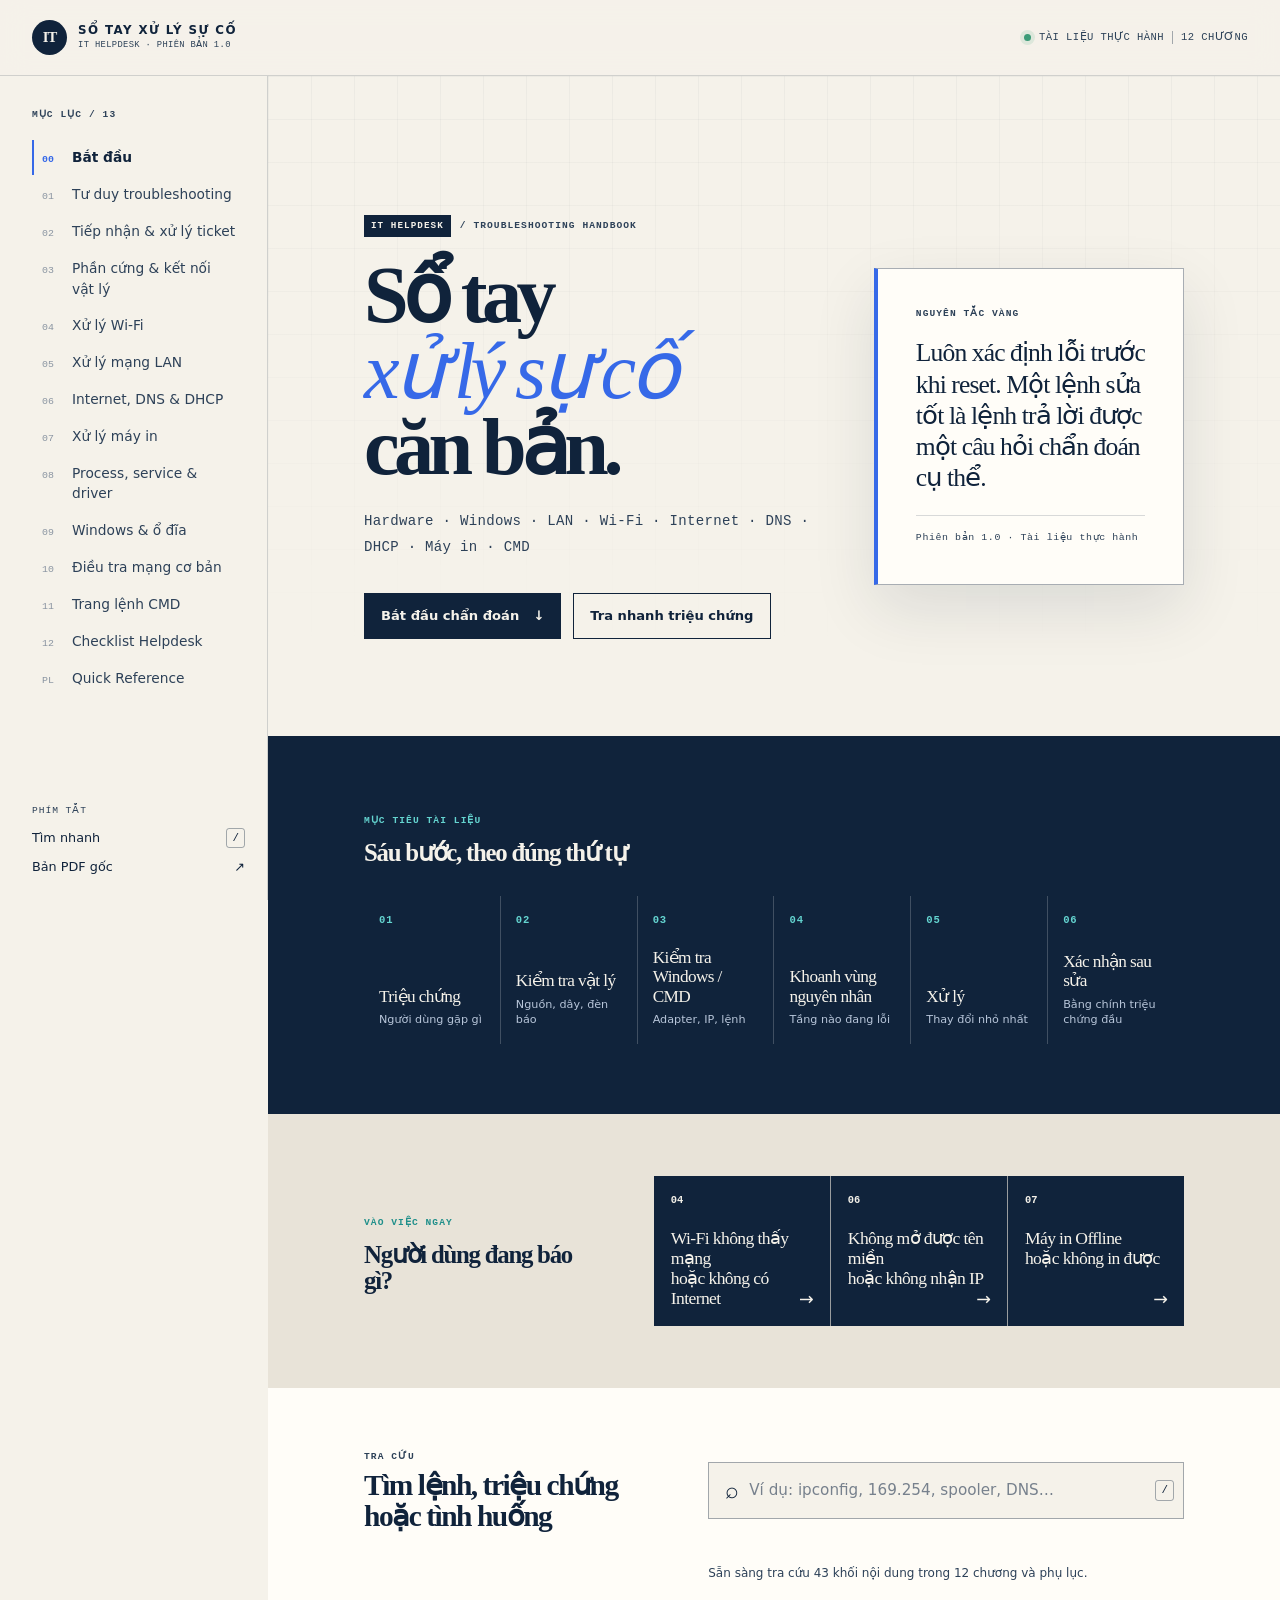
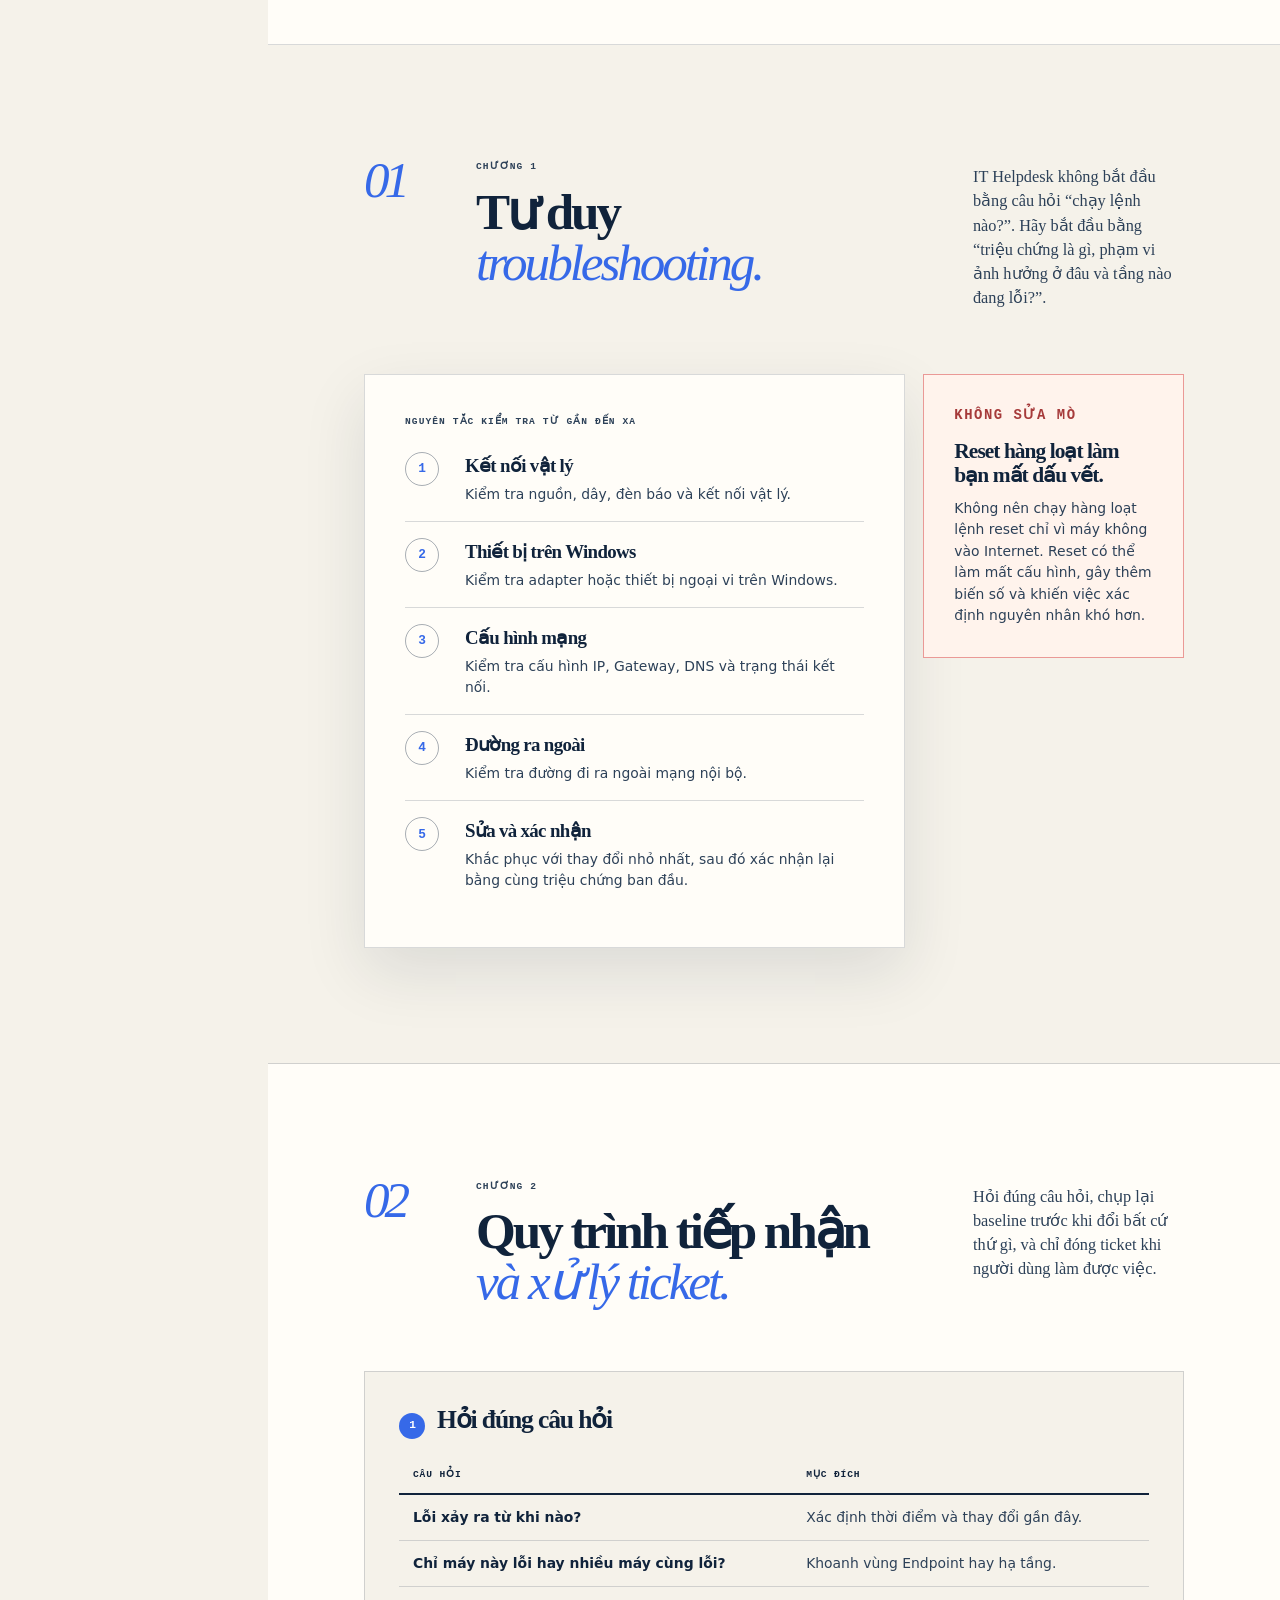
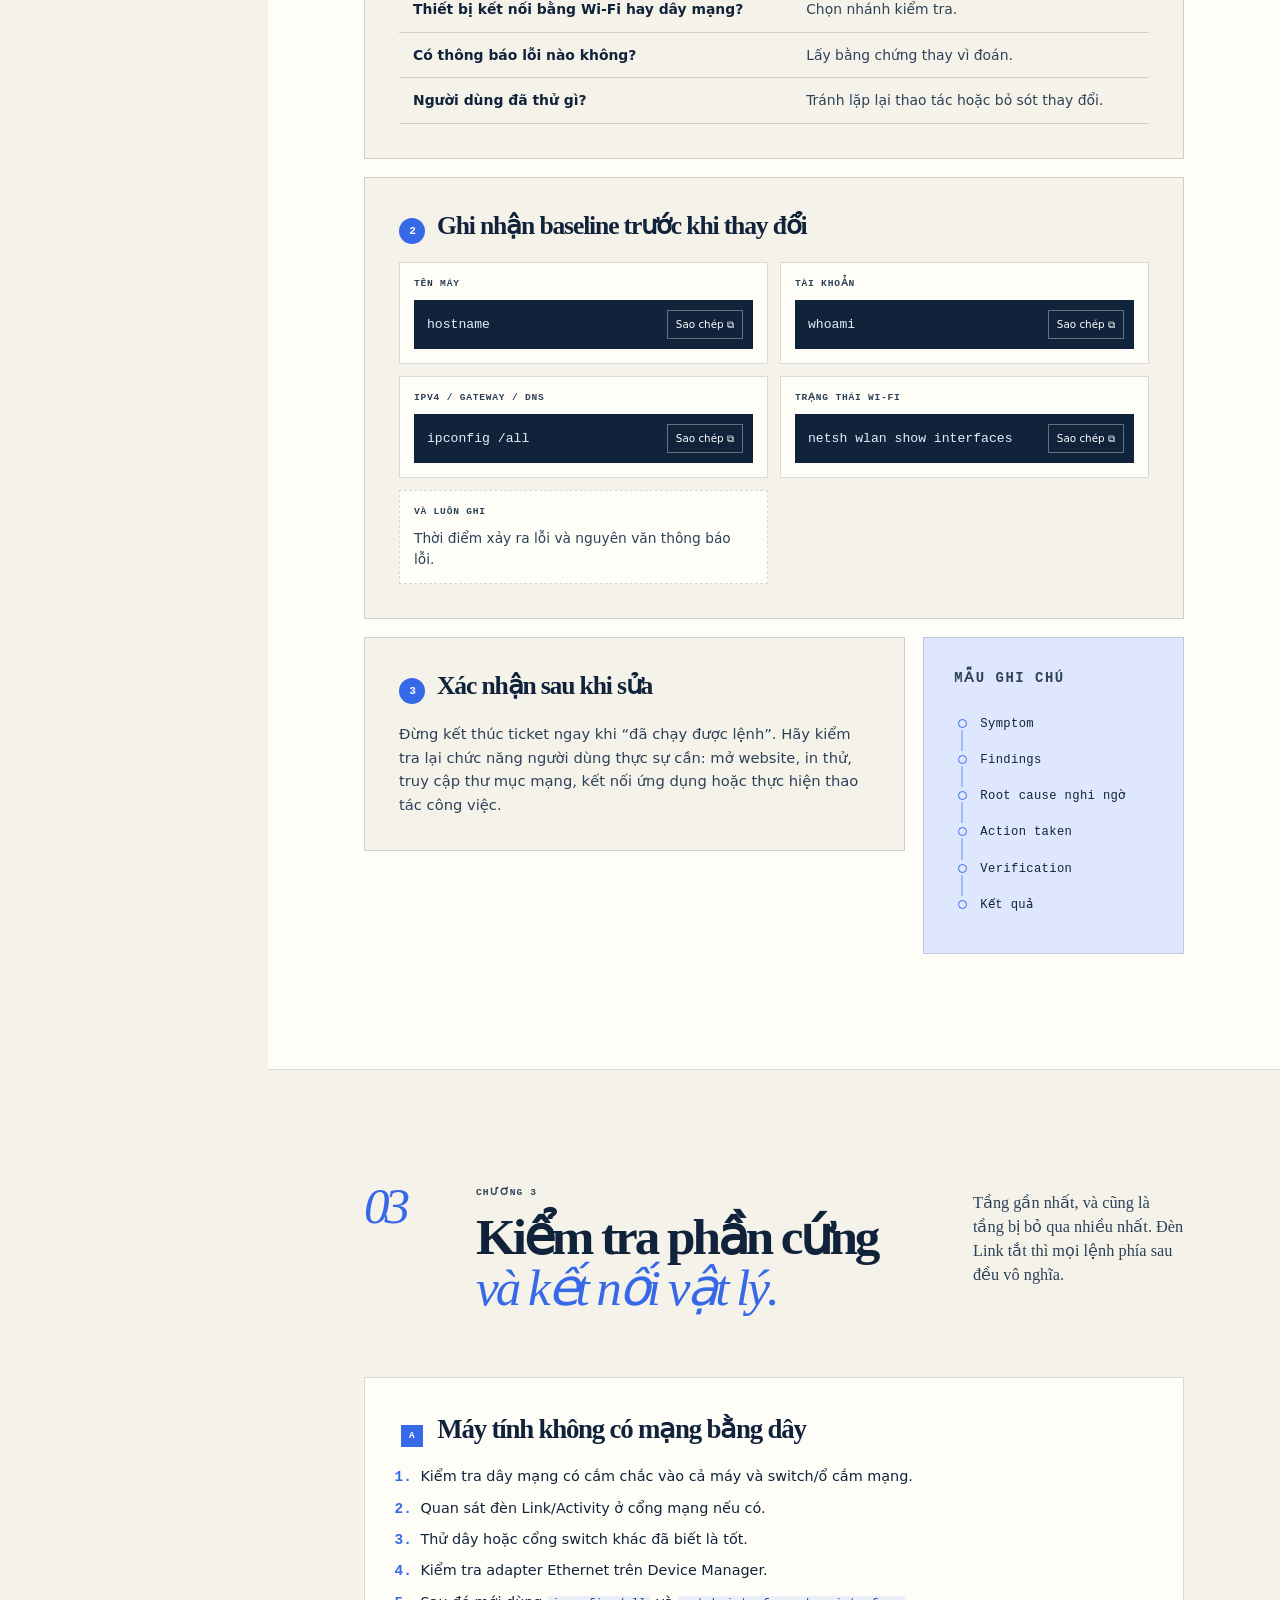
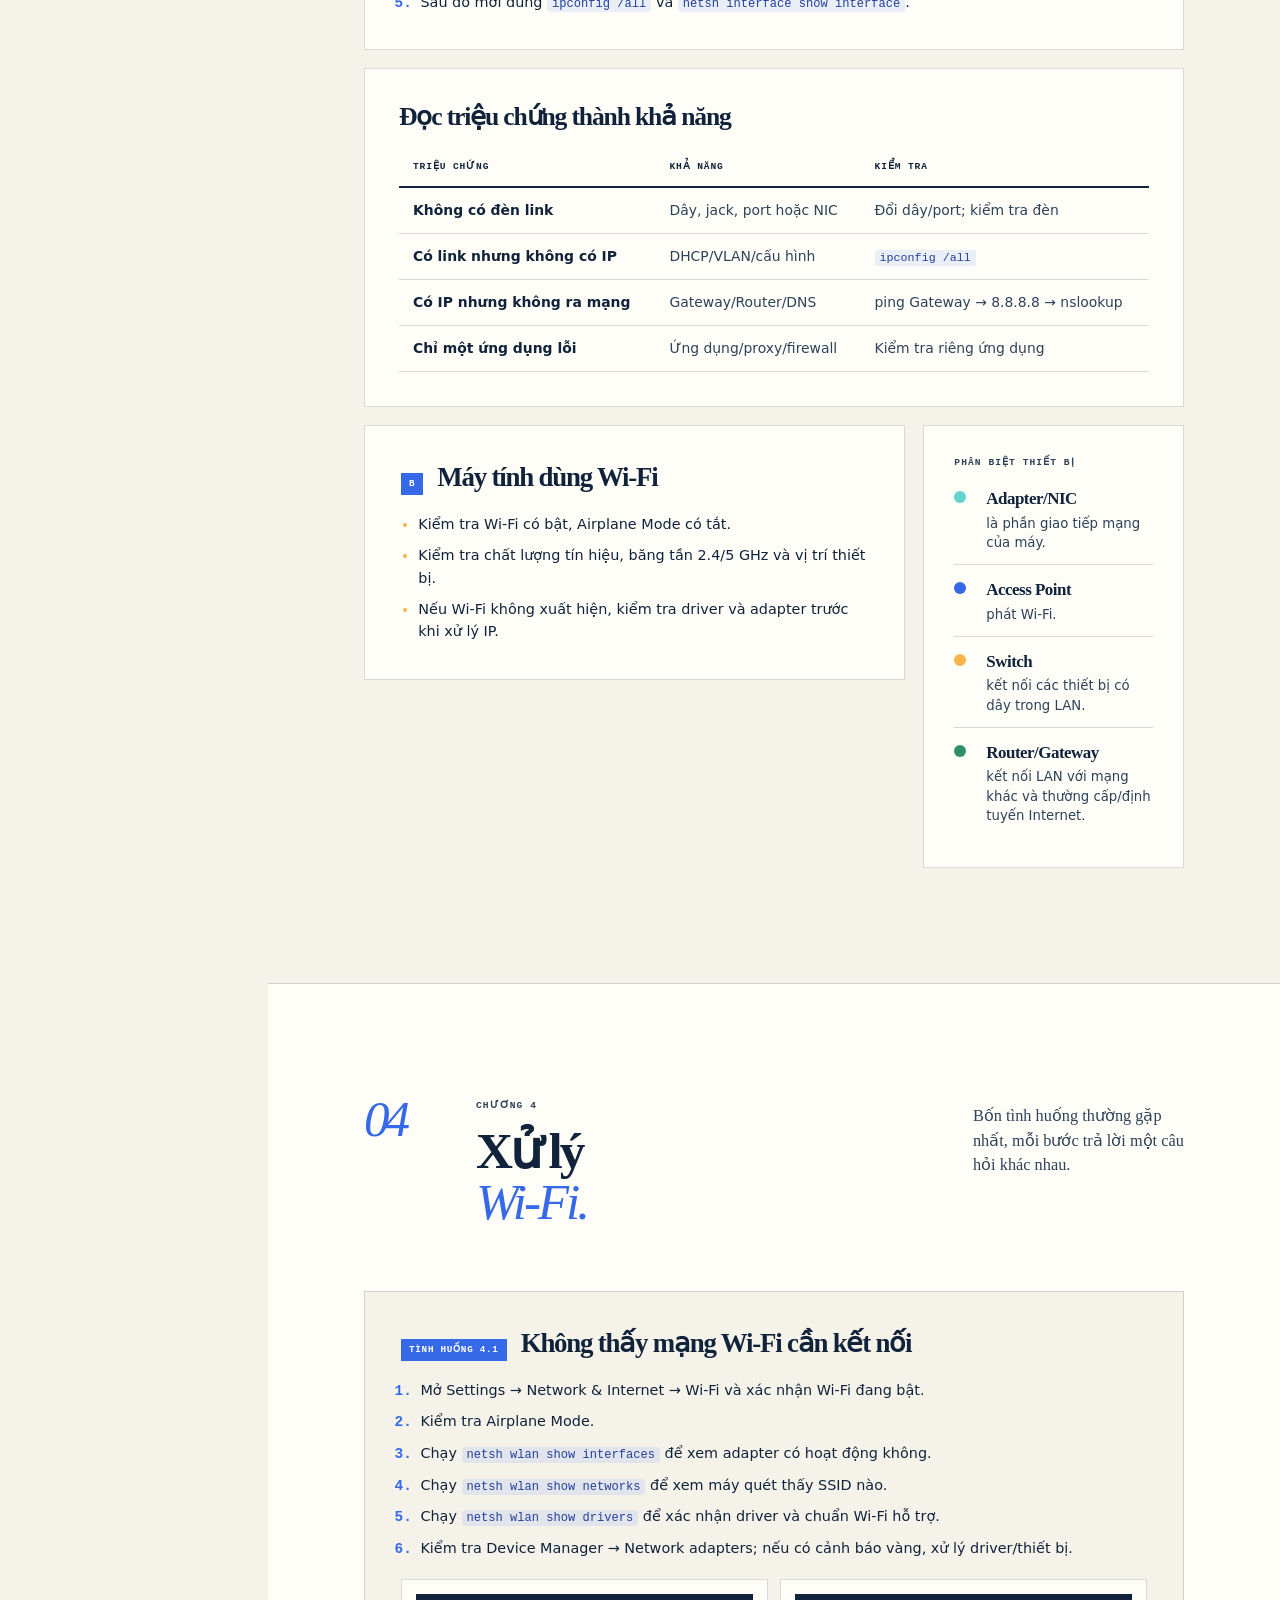
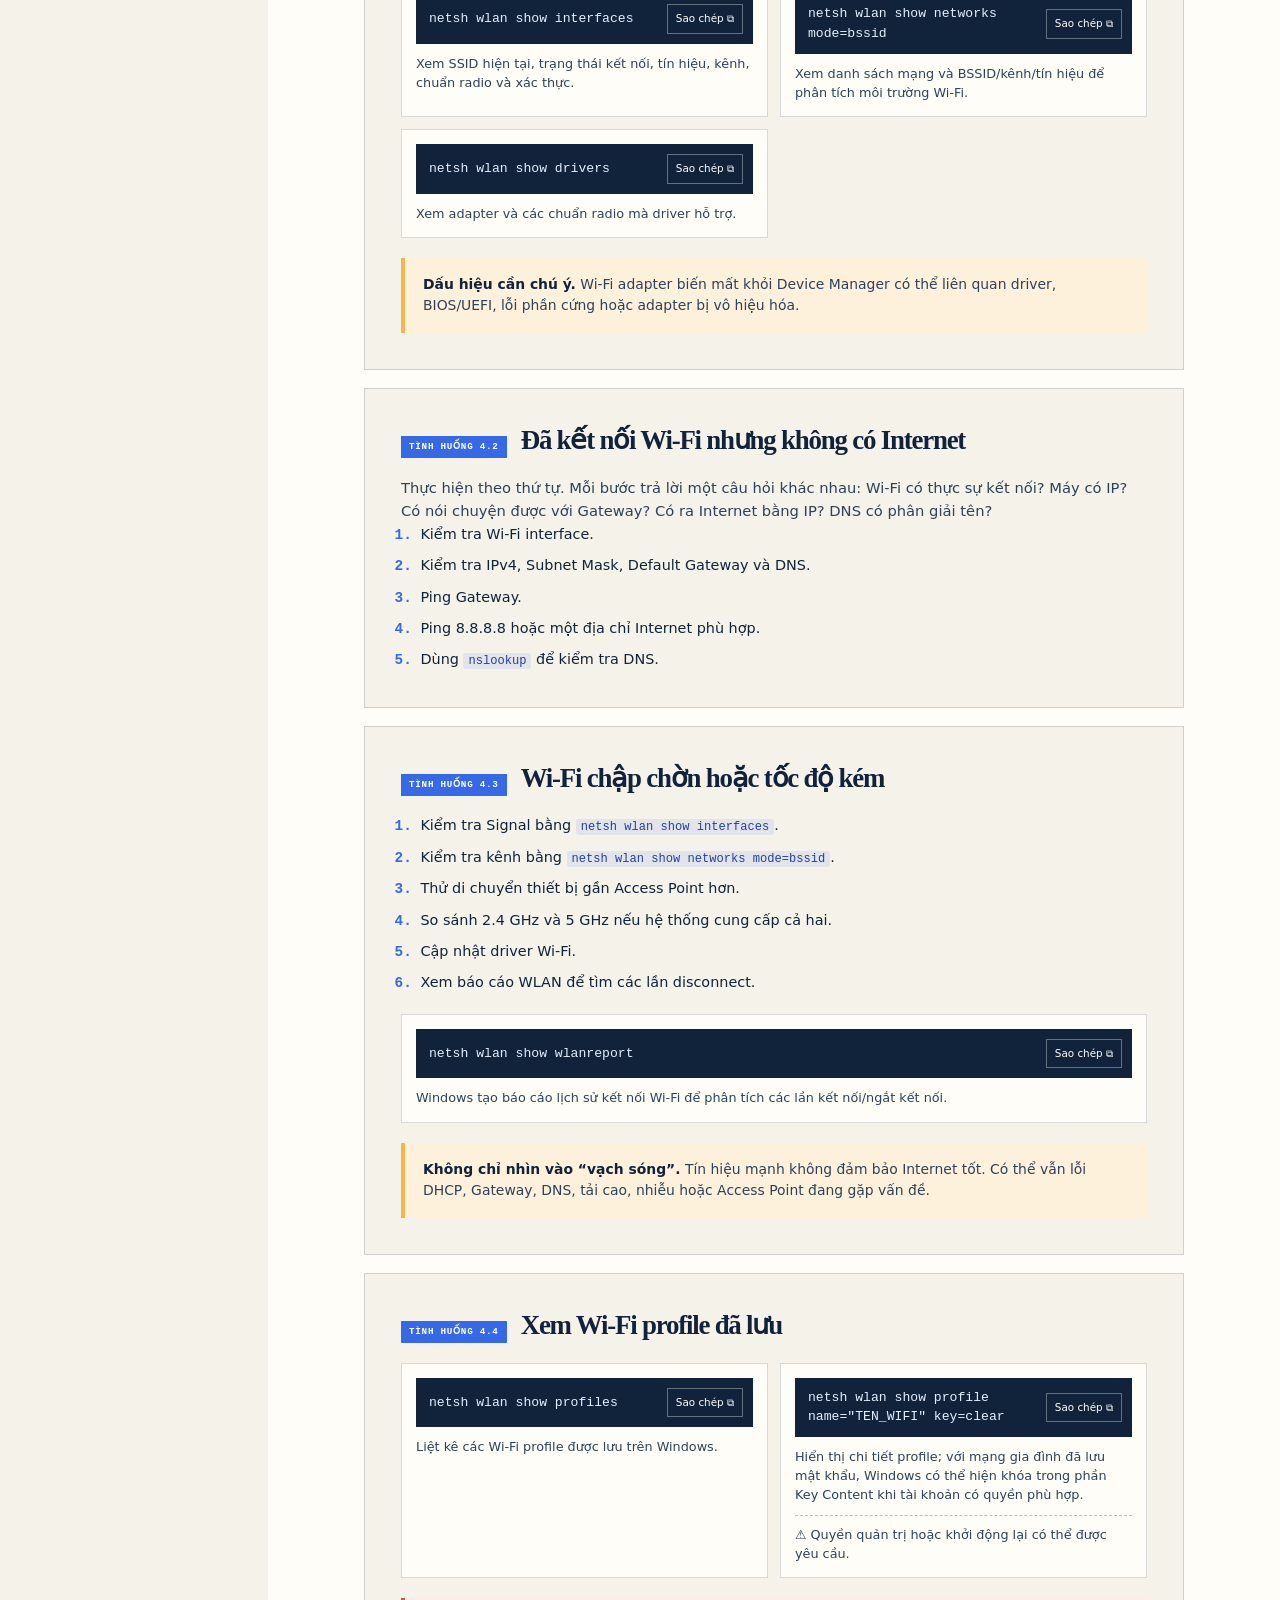
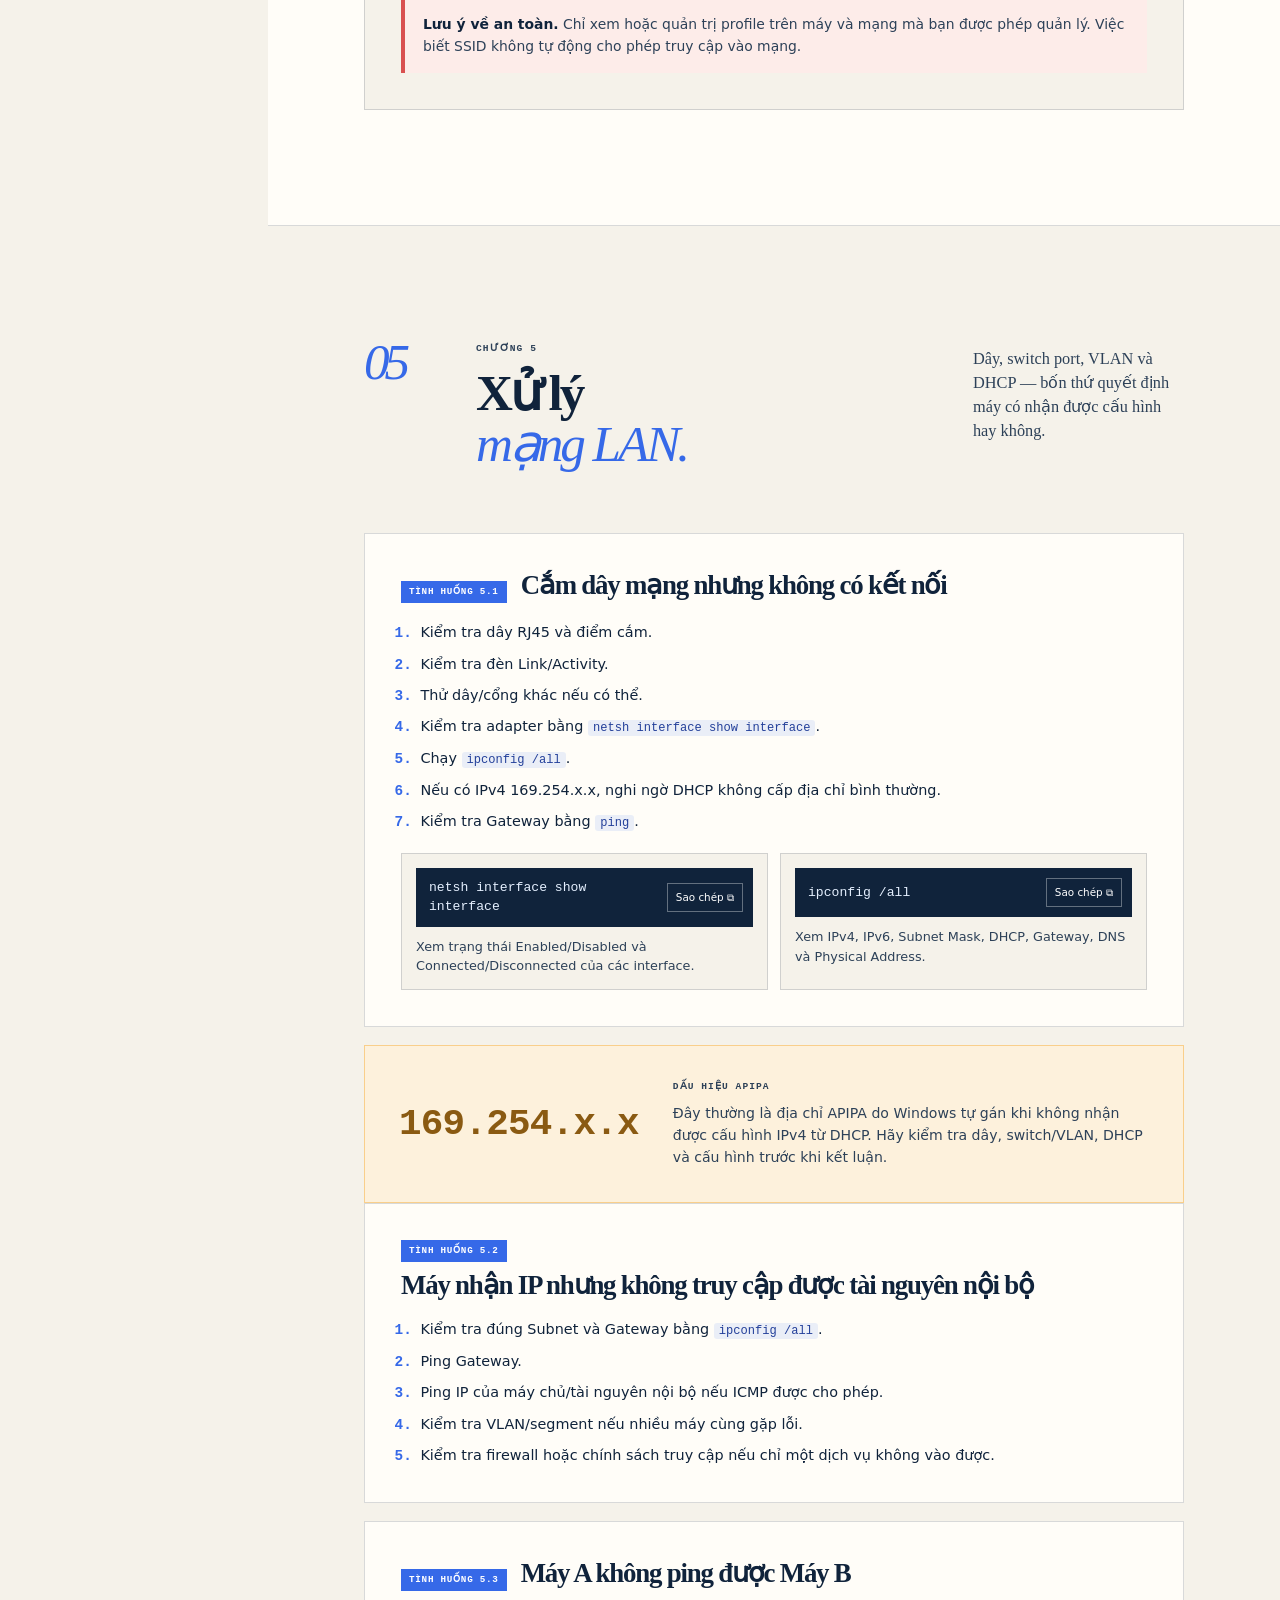
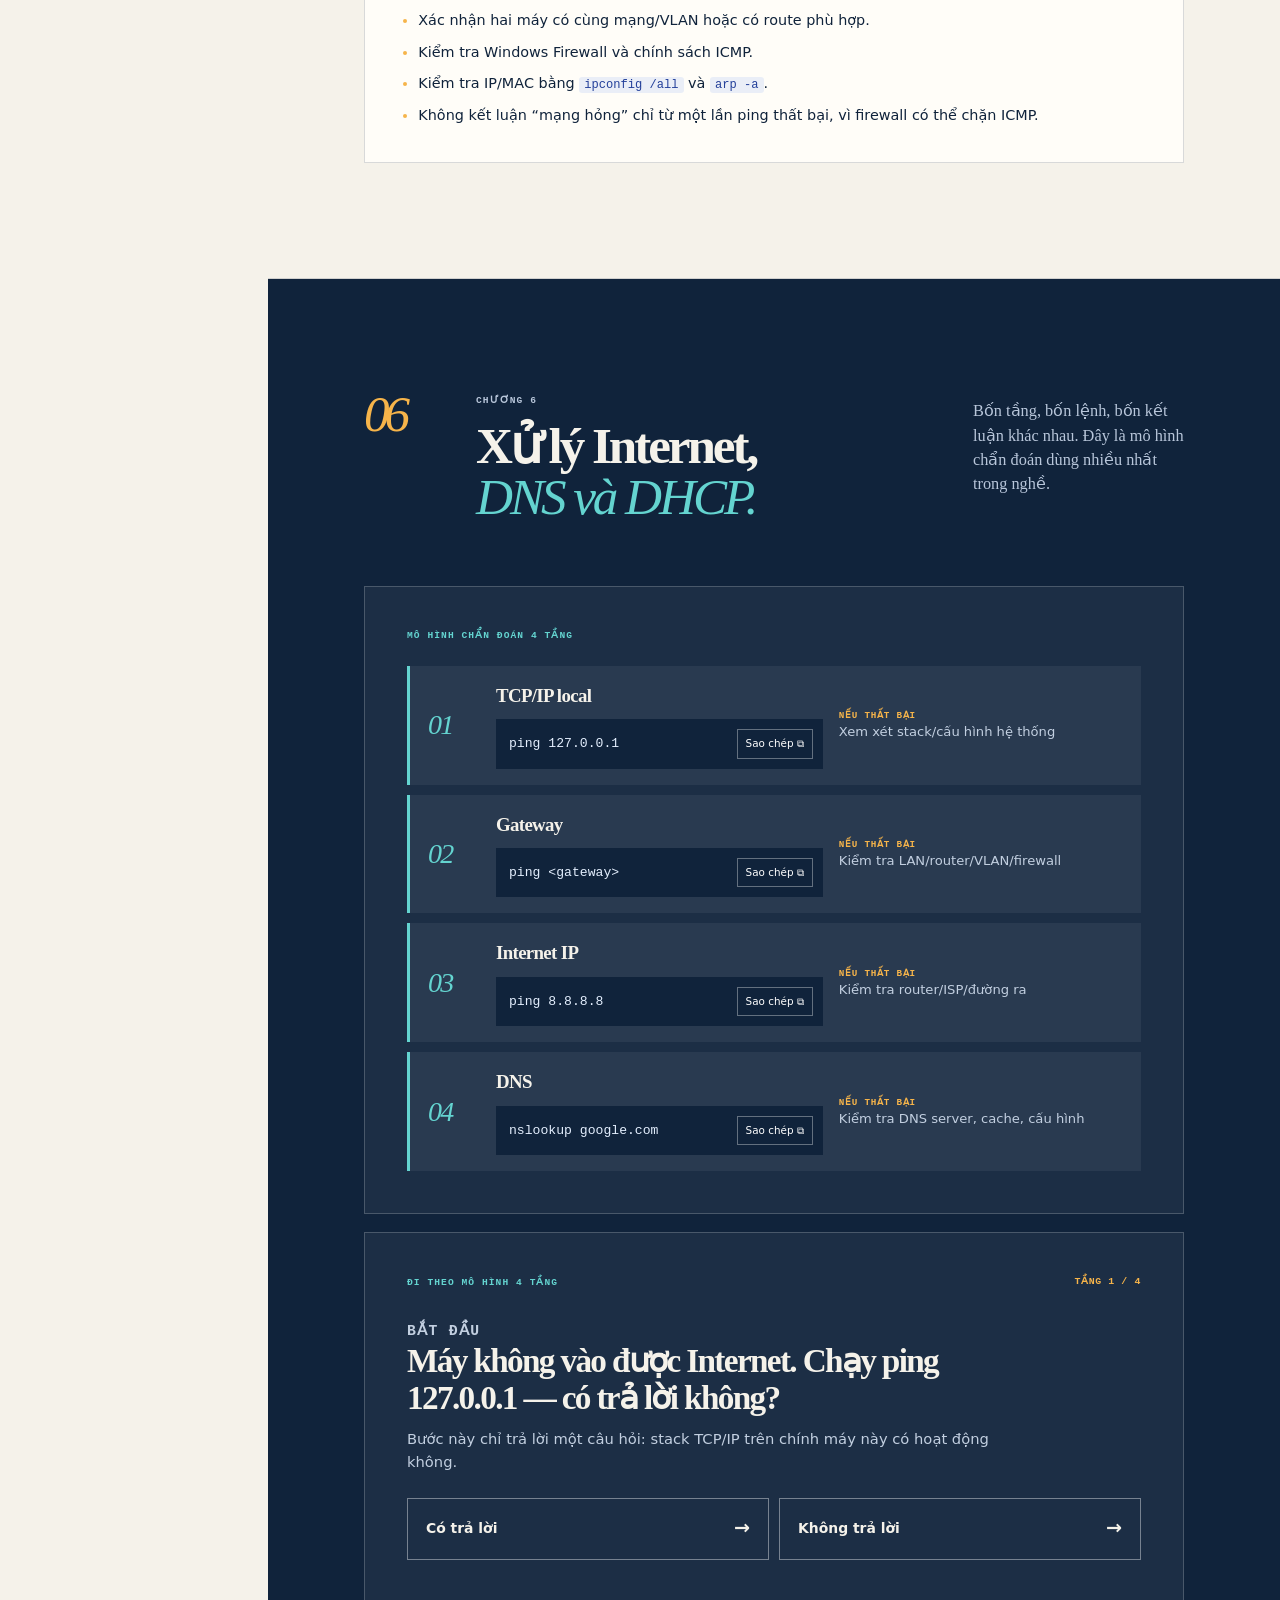
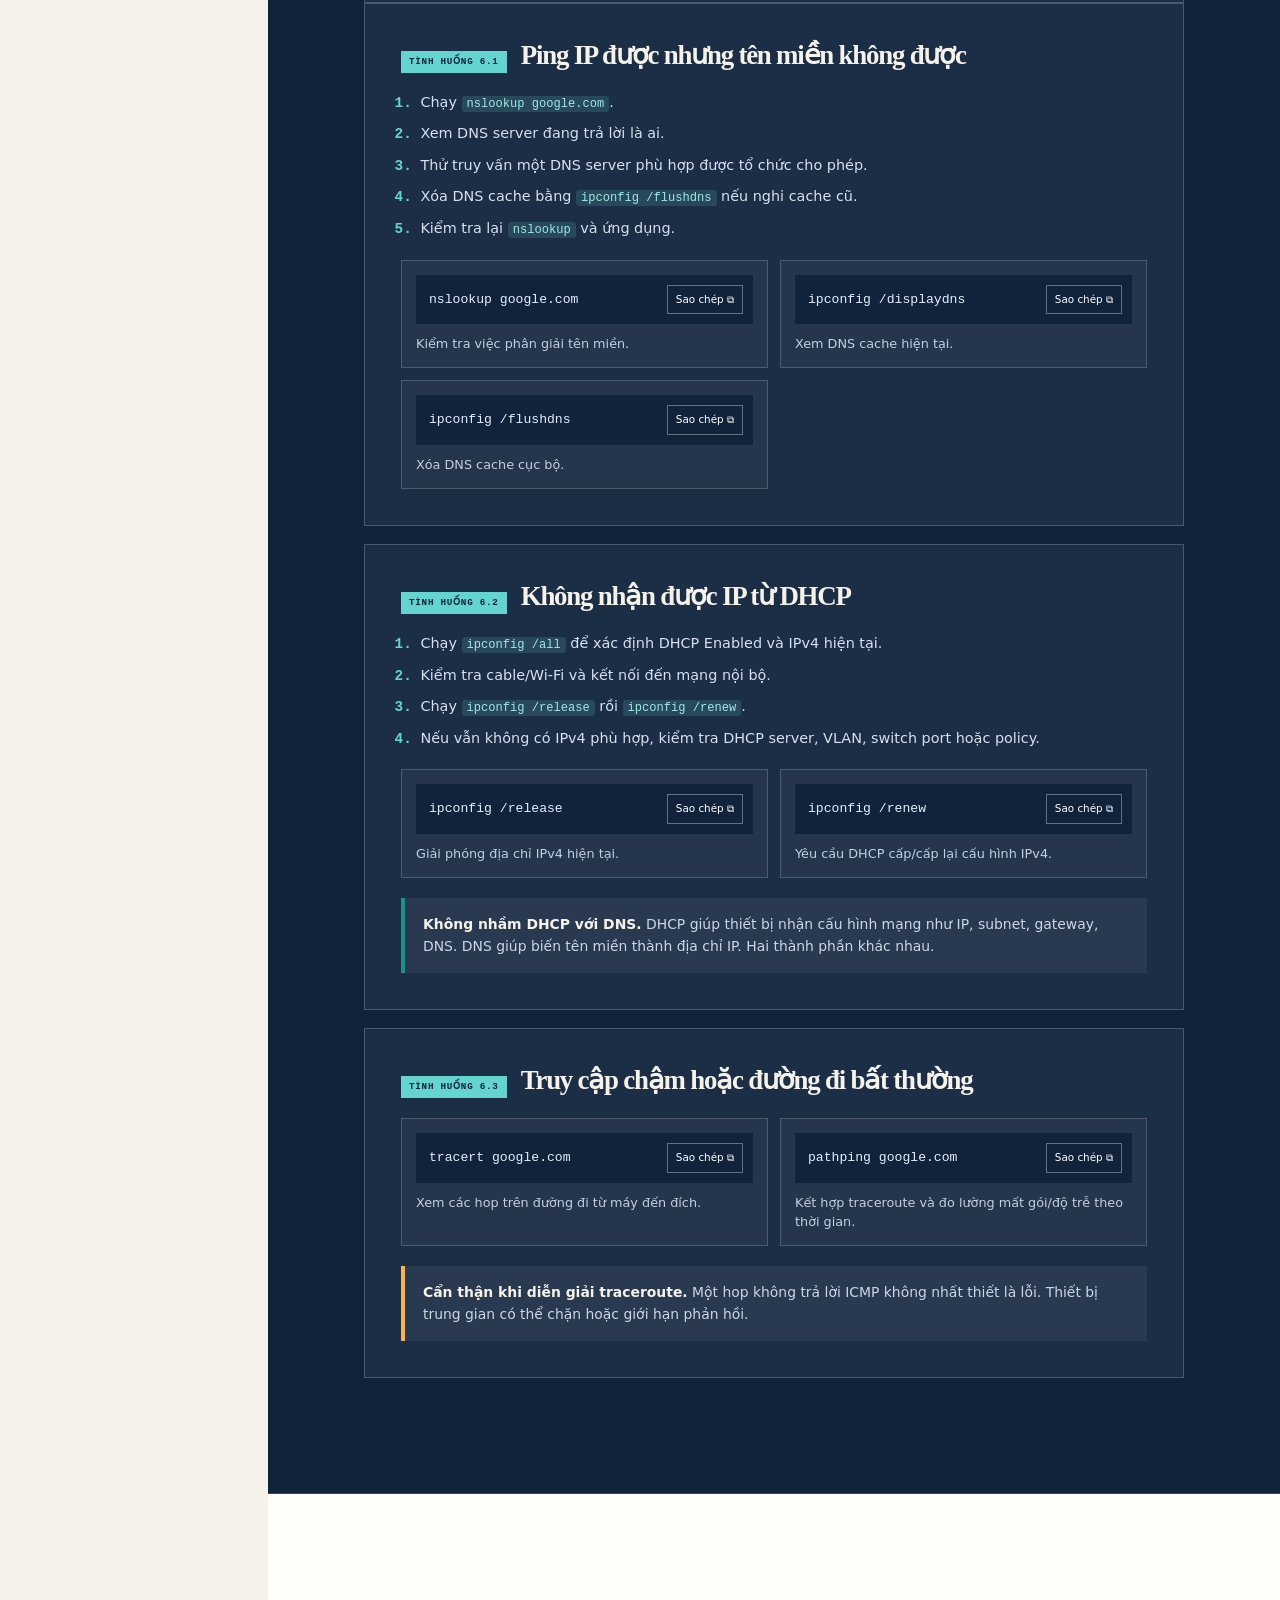
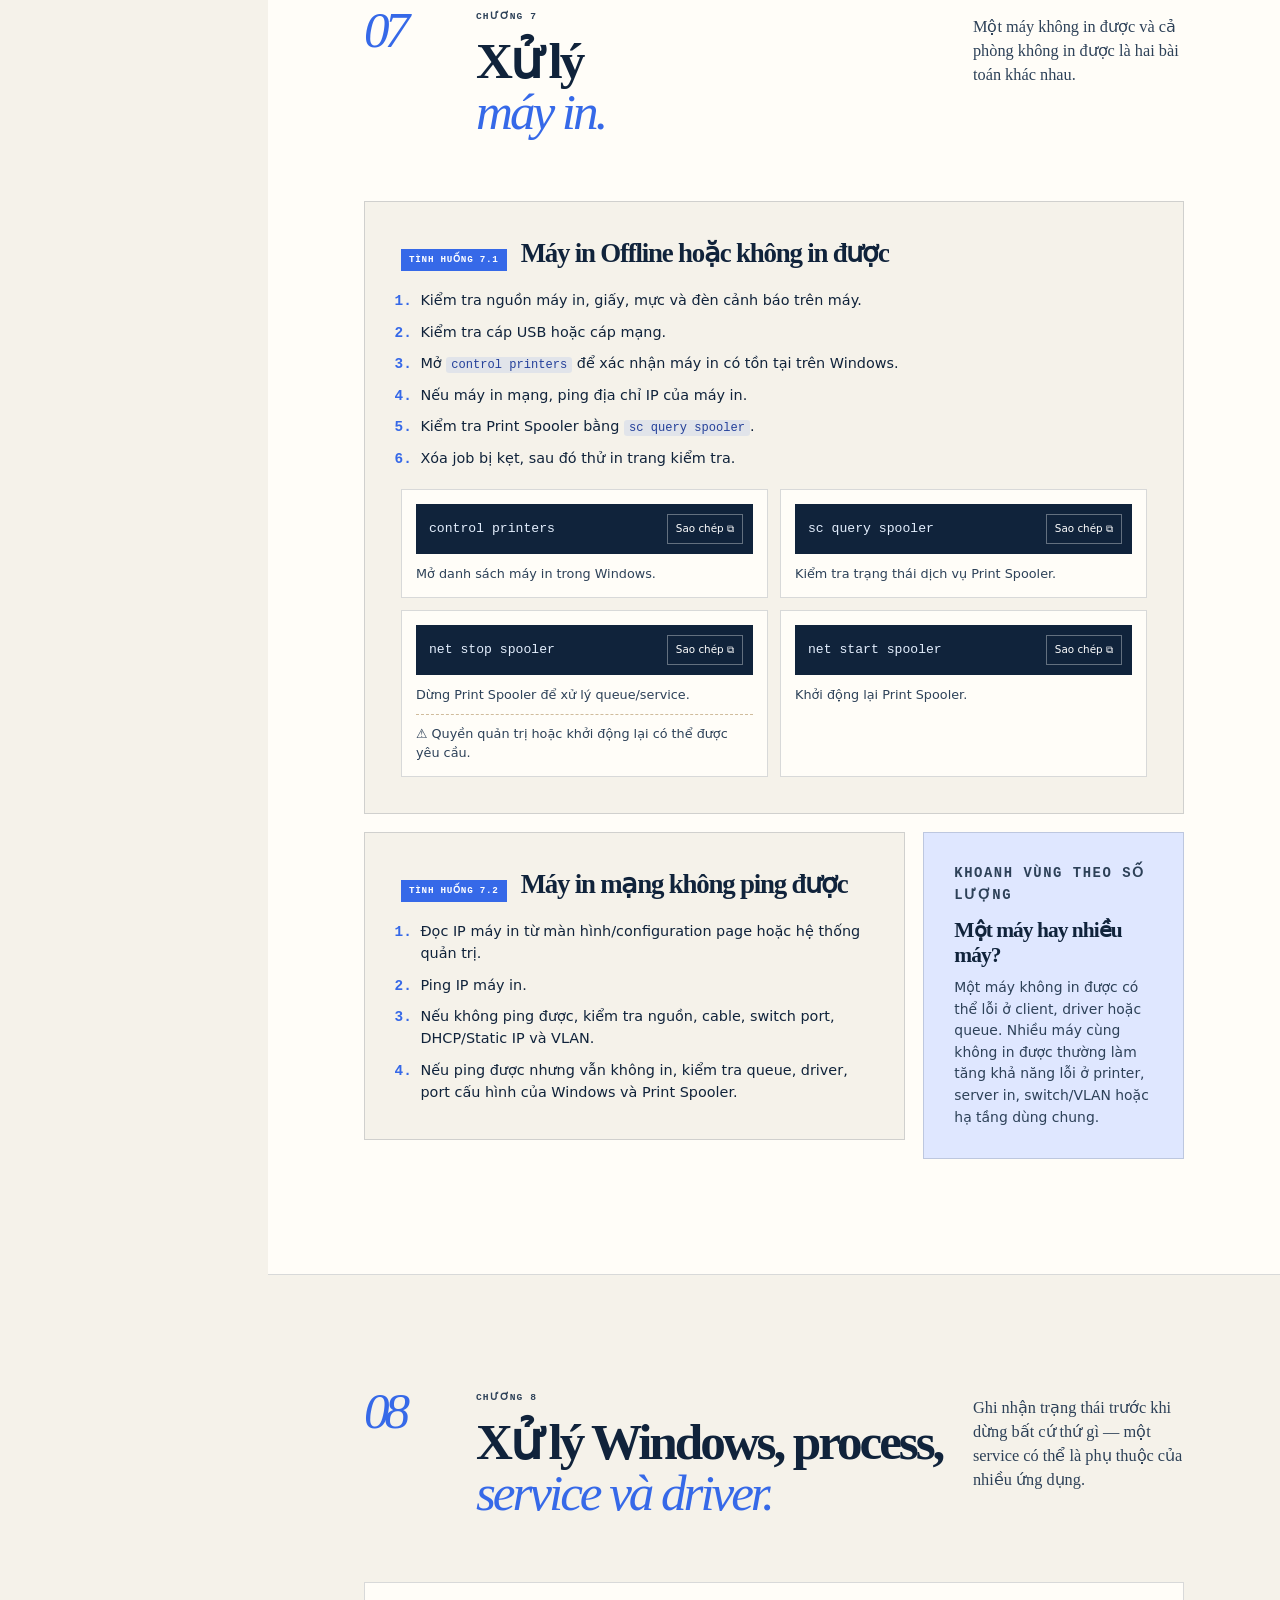
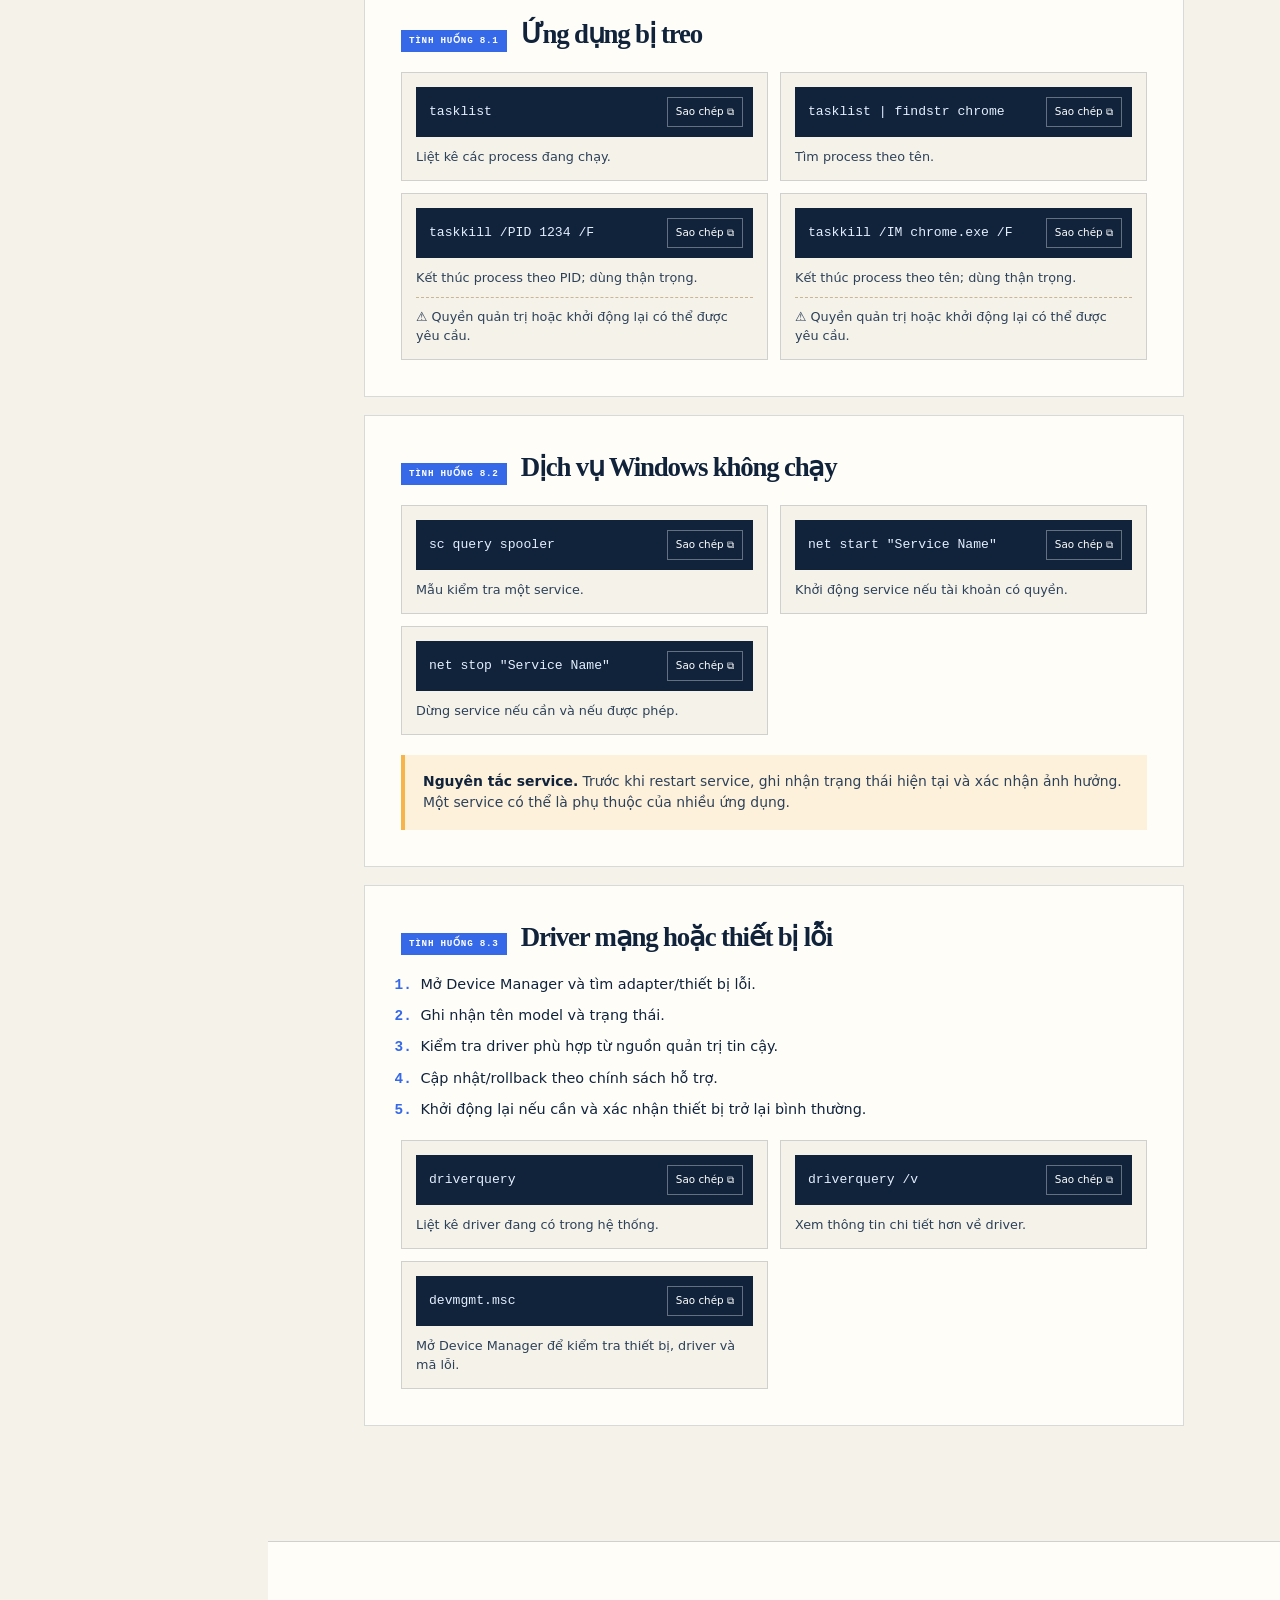
<file: index.html>
<!doctype html>
<html lang="vi">
  <head>
    <meta charset="UTF-8" />
    <meta name="viewport" content="width=device-width, initial-scale=1.0" />
    <meta name="theme-color" content="#10233b" />
    <meta
      name="description"
      content="Sổ tay xử lý sự cố căn bản cho IT Helpdesk: Hardware, Windows, LAN, Wi-Fi, Internet, DNS, DHCP, máy in và CMD."
    />
    <link rel="manifest" href="manifest.webmanifest" />
    <link rel="icon" href="icon.svg" type="image/svg+xml" />
    <link rel="stylesheet" href="styles.css" />
    <title>Sổ tay xử lý sự cố căn bản cho IT Helpdesk</title>
  </head>
  <body>
    <a class="skip-link" href="#main-content">Bỏ qua điều hướng</a>
    <div class="reading-progress" aria-hidden="true"><span id="progress-bar"></span></div>

    <header class="topbar">
      <a class="brand" href="#bat-dau" aria-label="Về đầu sổ tay">
        <span class="brand-mark" aria-hidden="true">IT</span>
        <span class="brand-copy"><strong>SỔ TAY XỬ LÝ SỰ CỐ</strong><small>IT HELPDESK · PHIÊN BẢN 1.0</small></span>
      </a>

      <div class="topbar-meta" aria-label="Thông tin tài liệu">
        <span class="pulse" aria-hidden="true"></span>
        <span>TÀI LIỆU THỰC HÀNH</span>
        <span class="meta-divider" aria-hidden="true"></span>
        <span>12 CHƯƠNG</span>
      </div>

      <button class="nav-toggle" type="button" aria-expanded="false" aria-controls="mobile-nav">
        <span class="sr-only">Mở mục lục</span>
        <span></span><span></span><span></span>
      </button>
    </header>

    <div class="app-shell">
      <aside class="sidebar" aria-label="Mục lục sổ tay">
        <div class="sidebar-top">
          <p class="sidebar-label">MỤC LỤC / 13</p>
          <nav class="toc" id="desktop-toc">
            <a href="#bat-dau" data-nav-link="bat-dau"><span>00</span> Bắt đầu</a>
            <a href="#tu-duy" data-nav-link="tu-duy"><span>01</span> Tư duy troubleshooting</a>
            <a href="#ticket" data-nav-link="ticket"><span>02</span> Tiếp nhận &amp; xử lý ticket</a>
            <a href="#phan-cung" data-nav-link="phan-cung"><span>03</span> Phần cứng &amp; kết nối vật lý</a>
            <a href="#wifi" data-nav-link="wifi"><span>04</span> Xử lý Wi-Fi</a>
            <a href="#lan" data-nav-link="lan"><span>05</span> Xử lý mạng LAN</a>
            <a href="#internet" data-nav-link="internet"><span>06</span> Internet, DNS &amp; DHCP</a>
            <a href="#may-in" data-nav-link="may-in"><span>07</span> Xử lý máy in</a>
            <a href="#windows" data-nav-link="windows"><span>08</span> Process, service &amp; driver</a>
            <a href="#o-dia" data-nav-link="o-dia"><span>09</span> Windows &amp; ổ đĩa</a>
            <a href="#dieu-tra" data-nav-link="dieu-tra"><span>10</span> Điều tra mạng cơ bản</a>
            <a href="#lenh" data-nav-link="lenh"><span>11</span> Trang lệnh CMD</a>
            <a href="#checklist" data-nav-link="checklist"><span>12</span> Checklist Helpdesk</a>
            <a href="#quick-ref" data-nav-link="quick-ref"><span>PL</span> Quick Reference</a>
          </nav>
        </div>

        <div class="sidebar-foot">
          <p>PHÍM TẮT</p>
          <button class="text-button" type="button" data-focus-search>Tìm nhanh <kbd>/</kbd></button>
          <a class="text-button" href="So_Tay_IT_Helpdesk_Can_Ban.pdf" target="_blank" rel="noopener">Bản PDF gốc <span aria-hidden="true">↗</span></a>
        </div>
      </aside>

      <aside class="mobile-nav" id="mobile-nav" aria-label="Mục lục trên điện thoại" aria-hidden="true">
        <div class="mobile-nav-head">
          <p>MỤC LỤC</p>
          <button type="button" class="mobile-nav-close" aria-label="Đóng mục lục">×</button>
        </div>
        <nav class="toc">
          <a href="#bat-dau" data-nav-link="bat-dau"><span>00</span> Bắt đầu</a>
          <a href="#tu-duy" data-nav-link="tu-duy"><span>01</span> Tư duy troubleshooting</a>
          <a href="#ticket" data-nav-link="ticket"><span>02</span> Tiếp nhận &amp; xử lý ticket</a>
          <a href="#phan-cung" data-nav-link="phan-cung"><span>03</span> Phần cứng &amp; kết nối vật lý</a>
          <a href="#wifi" data-nav-link="wifi"><span>04</span> Xử lý Wi-Fi</a>
          <a href="#lan" data-nav-link="lan"><span>05</span> Xử lý mạng LAN</a>
          <a href="#internet" data-nav-link="internet"><span>06</span> Internet, DNS &amp; DHCP</a>
          <a href="#may-in" data-nav-link="may-in"><span>07</span> Xử lý máy in</a>
          <a href="#windows" data-nav-link="windows"><span>08</span> Process, service &amp; driver</a>
          <a href="#o-dia" data-nav-link="o-dia"><span>09</span> Windows &amp; ổ đĩa</a>
          <a href="#dieu-tra" data-nav-link="dieu-tra"><span>10</span> Điều tra mạng cơ bản</a>
          <a href="#lenh" data-nav-link="lenh"><span>11</span> Trang lệnh CMD</a>
          <a href="#checklist" data-nav-link="checklist"><span>12</span> Checklist Helpdesk</a>
          <a href="#quick-ref" data-nav-link="quick-ref"><span>PL</span> Quick Reference</a>
        </nav>
        <a class="text-button mobile-nav-pdf" href="So_Tay_IT_Helpdesk_Can_Ban.pdf" target="_blank" rel="noopener">Bản PDF gốc <span aria-hidden="true">↗</span></a>
      </aside>
      <button class="nav-scrim" type="button" aria-label="Đóng mục lục"></button>

      <main id="main-content">
        <!-- ============================ BÌA ============================ -->
        <section class="hero section-observed" id="bat-dau" data-section tabindex="-1">
          <div class="hero-grid"></div>
          <div class="hero-copy">
            <p class="eyebrow"><span>IT HELPDESK</span> / TROUBLESHOOTING HANDBOOK</p>
            <h1>Sổ tay<br /><em>xử lý sự cố</em><br />căn bản.</h1>
            <p class="hero-lead">
              Hardware · Windows · LAN · Wi-Fi · Internet · DNS · DHCP · Máy in · CMD
            </p>
            <div class="hero-actions">
              <a class="button button-primary" href="#tu-duy">Bắt đầu chẩn đoán <span aria-hidden="true">↓</span></a>
              <a class="button button-ghost" href="#quick-ref">Tra nhanh triệu chứng</a>
            </div>
          </div>

          <aside class="hero-rule">
            <p class="card-kicker">NGUYÊN TẮC VÀNG</p>
            <blockquote>
              Luôn xác định lỗi trước khi reset. Một lệnh sửa tốt là lệnh trả lời được một câu hỏi chẩn đoán cụ thể.
            </blockquote>
            <p class="hero-rule-foot">Phiên bản 1.0 · Tài liệu thực hành</p>
          </aside>
        </section>

        <!-- ===================== QUY TRÌNH 6 BƯỚC ====================== -->
        <section class="process-band" aria-labelledby="process-title">
          <div class="section-label">
            <span>MỤC TIÊU TÀI LIỆU</span>
            <h2 id="process-title">Sáu bước, theo đúng thứ tự</h2>
          </div>
          <ol class="process-flow">
            <li><span class="process-step">01</span><strong>Triệu chứng</strong><small>Người dùng gặp gì</small></li>
            <li><span class="process-step">02</span><strong>Kiểm tra vật lý</strong><small>Nguồn, dây, đèn báo</small></li>
            <li><span class="process-step">03</span><strong>Kiểm tra Windows / CMD</strong><small>Adapter, IP, lệnh</small></li>
            <li><span class="process-step">04</span><strong>Khoanh vùng nguyên nhân</strong><small>Tầng nào đang lỗi</small></li>
            <li><span class="process-step">05</span><strong>Xử lý</strong><small>Thay đổi nhỏ nhất</small></li>
            <li><span class="process-step">06</span><strong>Xác nhận sau sửa</strong><small>Bằng chính triệu chứng đầu</small></li>
          </ol>
        </section>

        <!-- ========================== TRIAGE =========================== -->
        <section class="triage-strip" id="triage" aria-labelledby="triage-title">
          <div class="section-label">
            <span>VÀO VIỆC NGAY</span>
            <h2 id="triage-title">Người dùng đang báo gì?</h2>
          </div>
          <div class="triage-cards">
            <a class="triage-card" href="#wifi">
              <span class="card-index">04</span>
              <strong>Wi-Fi không thấy mạng<br />hoặc không có Internet</strong>
              <span class="arrow" aria-hidden="true">→</span>
            </a>
            <a class="triage-card" href="#internet">
              <span class="card-index">06</span>
              <strong>Không mở được tên miền<br />hoặc không nhận IP</strong>
              <span class="arrow" aria-hidden="true">→</span>
            </a>
            <a class="triage-card" href="#may-in">
              <span class="card-index">07</span>
              <strong>Máy in Offline<br />hoặc không in được</strong>
              <span class="arrow" aria-hidden="true">→</span>
            </a>
          </div>
        </section>

        <!-- ========================== TÌM KIẾM ========================= -->
        <section class="search-panel" aria-labelledby="search-title">
          <div>
            <p class="eyebrow">TRA CỨU</p>
            <h2 id="search-title">Tìm lệnh, triệu chứng hoặc tình huống</h2>
          </div>
          <div class="search-box">
            <label class="sr-only" for="guide-search">Tìm trong sổ tay</label>
            <span aria-hidden="true">⌕</span>
            <input id="guide-search" type="search" placeholder="Ví dụ: ipconfig, 169.254, spooler, DNS…" autocomplete="off" />
            <kbd>/</kbd>
          </div>
          <p class="search-feedback" id="search-feedback" aria-live="polite">Gõ để lọc theo triệu chứng hoặc tên lệnh.</p>
        </section>

        <!-- ==================== CHƯƠNG 1: TƯ DUY ====================== -->
        <article class="chapter chapter-alt section-observed" id="tu-duy" data-section tabindex="-1">
          <header class="chapter-head">
            <div class="chapter-number">01</div>
            <div>
              <p class="eyebrow">CHƯƠNG 1</p>
              <h2>Tư duy<br /><em>troubleshooting.</em></h2>
            </div>
            <p class="chapter-deck">
              IT Helpdesk không bắt đầu bằng câu hỏi “chạy lệnh nào?”. Hãy bắt đầu bằng “triệu chứng là gì, phạm vi ảnh
              hưởng ở đâu và tầng nào đang lỗi?”.
            </p>
          </header>

          <div class="split-layout">
            <section class="ladder-card searchable" data-searchable data-search-text="nguyên tắc kiểm tra từ gần đến xa nguồn dây đèn báo adapter ip gateway dns">
              <p class="card-kicker">NGUYÊN TẮC KIỂM TRA TỪ GẦN ĐẾN XA</p>
              <ol class="ladder">
                <li><span class="ladder-index">1</span><div><strong>Kết nối vật lý</strong><p>Kiểm tra nguồn, dây, đèn báo và kết nối vật lý.</p></div></li>
                <li><span class="ladder-index">2</span><div><strong>Thiết bị trên Windows</strong><p>Kiểm tra adapter hoặc thiết bị ngoại vi trên Windows.</p></div></li>
                <li><span class="ladder-index">3</span><div><strong>Cấu hình mạng</strong><p>Kiểm tra cấu hình IP, Gateway, DNS và trạng thái kết nối.</p></div></li>
                <li><span class="ladder-index">4</span><div><strong>Đường ra ngoài</strong><p>Kiểm tra đường đi ra ngoài mạng nội bộ.</p></div></li>
                <li><span class="ladder-index">5</span><div><strong>Sửa và xác nhận</strong><p>Khắc phục với thay đổi nhỏ nhất, sau đó xác nhận lại bằng cùng triệu chứng ban đầu.</p></div></li>
              </ol>
            </section>

            <aside class="note-card caution-card searchable" data-searchable data-search-text="không sửa mò reset mất cấu hình biến số nguyên nhân">
              <p class="card-kicker">KHÔNG SỬA MÒ</p>
              <h3>Reset hàng loạt làm bạn mất dấu vết.</h3>
              <p>
                Không nên chạy hàng loạt lệnh reset chỉ vì máy không vào Internet. Reset có thể làm mất cấu hình, gây
                thêm biến số và khiến việc xác định nguyên nhân khó hơn.
              </p>
            </aside>
          </div>
        </article>

        <!-- ==================== CHƯƠNG 2: TICKET ====================== -->
        <article class="chapter section-observed" id="ticket" data-section tabindex="-1">
          <header class="chapter-head">
            <div class="chapter-number">02</div>
            <div>
              <p class="eyebrow">CHƯƠNG 2</p>
              <h2>Quy trình tiếp nhận<br /><em>và xử lý ticket.</em></h2>
            </div>
            <p class="chapter-deck">Hỏi đúng câu hỏi, chụp lại baseline trước khi đổi bất cứ thứ gì, và chỉ đóng ticket khi người dùng làm được việc.</p>
          </header>

          <section class="block searchable" data-searchable data-search-text="hỏi đúng câu hỏi lỗi xảy ra từ khi nào nhiều máy wifi dây thông báo lỗi người dùng đã thử">
            <h3 class="block-title"><span class="block-index">1</span> Hỏi đúng câu hỏi</h3>
            <div class="table-wrap">
              <table class="data-table">
                <thead>
                  <tr><th scope="col">Câu hỏi</th><th scope="col">Mục đích</th></tr>
                </thead>
                <tbody>
                  <tr><td data-label="Câu hỏi">Lỗi xảy ra từ khi nào?</td><td data-label="Mục đích">Xác định thời điểm và thay đổi gần đây.</td></tr>
                  <tr><td data-label="Câu hỏi">Chỉ máy này lỗi hay nhiều máy cùng lỗi?</td><td data-label="Mục đích">Khoanh vùng Endpoint hay hạ tầng.</td></tr>
                  <tr><td data-label="Câu hỏi">Thiết bị kết nối bằng Wi-Fi hay dây mạng?</td><td data-label="Mục đích">Chọn nhánh kiểm tra.</td></tr>
                  <tr><td data-label="Câu hỏi">Có thông báo lỗi nào không?</td><td data-label="Mục đích">Lấy bằng chứng thay vì đoán.</td></tr>
                  <tr><td data-label="Câu hỏi">Người dùng đã thử gì?</td><td data-label="Mục đích">Tránh lặp lại thao tác hoặc bỏ sót thay đổi.</td></tr>
                </tbody>
              </table>
            </div>
          </section>

          <section class="block searchable" data-searchable data-search-text="baseline hostname whoami ipconfig all netsh wlan show interfaces thời điểm thông báo lỗi">
            <h3 class="block-title"><span class="block-index">2</span> Ghi nhận baseline trước khi thay đổi</h3>
            <div class="baseline-grid">
              <div class="baseline-item"><span class="baseline-label">Tên máy</span><div class="cmd-line"><code>hostname</code><button type="button" class="copy-button">Sao chép <span aria-hidden="true">⧉</span></button></div></div>
              <div class="baseline-item"><span class="baseline-label">Tài khoản</span><div class="cmd-line"><code>whoami</code><button type="button" class="copy-button">Sao chép <span aria-hidden="true">⧉</span></button></div></div>
              <div class="baseline-item"><span class="baseline-label">IPv4 / Gateway / DNS</span><div class="cmd-line"><code>ipconfig /all</code><button type="button" class="copy-button">Sao chép <span aria-hidden="true">⧉</span></button></div></div>
              <div class="baseline-item"><span class="baseline-label">Trạng thái Wi-Fi</span><div class="cmd-line"><code>netsh wlan show interfaces</code><button type="button" class="copy-button">Sao chép <span aria-hidden="true">⧉</span></button></div></div>
              <div class="baseline-item baseline-note"><span class="baseline-label">Và luôn ghi</span><p>Thời điểm xảy ra lỗi và nguyên văn thông báo lỗi.</p></div>
            </div>
          </section>

          <div class="split-layout">
            <section class="block searchable" data-searchable data-search-text="xác nhận sau khi sửa website in thử thư mục mạng ứng dụng thao tác công việc">
              <h3 class="block-title"><span class="block-index">3</span> Xác nhận sau khi sửa</h3>
              <p class="block-body">
                Đừng kết thúc ticket ngay khi “đã chạy được lệnh”. Hãy kiểm tra lại chức năng người dùng thực sự cần:
                mở website, in thử, truy cập thư mục mạng, kết nối ứng dụng hoặc thực hiện thao tác công việc.
              </p>
            </section>

            <aside class="note-card searchable" data-searchable data-search-text="mẫu ghi chú symptom findings root cause action taken verification kết quả">
              <p class="card-kicker">MẪU GHI CHÚ</p>
              <ol class="chain">
                <li>Symptom</li>
                <li>Findings</li>
                <li>Root cause nghi ngờ</li>
                <li>Action taken</li>
                <li>Verification</li>
                <li>Kết quả</li>
              </ol>
            </aside>
          </div>
        </article>

        <!-- ================== CHƯƠNG 3: PHẦN CỨNG ===================== -->
        <article class="chapter chapter-alt section-observed" id="phan-cung" data-section tabindex="-1">
          <header class="chapter-head">
            <div class="chapter-number">03</div>
            <div>
              <p class="eyebrow">CHƯƠNG 3</p>
              <h2>Kiểm tra phần cứng<br /><em>và kết nối vật lý.</em></h2>
            </div>
            <p class="chapter-deck">Tầng gần nhất, và cũng là tầng bị bỏ qua nhiều nhất. Đèn Link tắt thì mọi lệnh phía sau đều vô nghĩa.</p>
          </header>

          <section class="scenario searchable" data-searchable data-search-text="máy tính không có mạng bằng dây rj45 switch đèn link activity device manager ethernet adapter">
            <header class="scenario-head">
              <span class="scenario-tag">A</span>
              <h3>Máy tính không có mạng bằng dây</h3>
            </header>
            <ol class="steps">
              <li>Kiểm tra dây mạng có cắm chắc vào cả máy và switch/ổ cắm mạng.</li>
              <li>Quan sát đèn Link/Activity ở cổng mạng nếu có.</li>
              <li>Thử dây hoặc cổng switch khác đã biết là tốt.</li>
              <li>Kiểm tra adapter Ethernet trên Device Manager.</li>
              <li>Sau đó mới dùng <code>ipconfig /all</code> và <code>netsh interface show interface</code>.</li>
            </ol>
          </section>

          <section class="block searchable" data-searchable data-search-text="triệu chứng khả năng kiểm tra đèn link dhcp vlan gateway router dns proxy firewall">
            <h3 class="block-title">Đọc triệu chứng thành khả năng</h3>
            <div class="table-wrap">
              <table class="data-table">
                <thead>
                  <tr><th scope="col">Triệu chứng</th><th scope="col">Khả năng</th><th scope="col">Kiểm tra</th></tr>
                </thead>
                <tbody>
                  <tr><td data-label="Triệu chứng">Không có đèn link</td><td data-label="Khả năng">Dây, jack, port hoặc NIC</td><td data-label="Kiểm tra">Đổi dây/port; kiểm tra đèn</td></tr>
                  <tr><td data-label="Triệu chứng">Có link nhưng không có IP</td><td data-label="Khả năng">DHCP/VLAN/cấu hình</td><td data-label="Kiểm tra"><code>ipconfig /all</code></td></tr>
                  <tr><td data-label="Triệu chứng">Có IP nhưng không ra mạng</td><td data-label="Khả năng">Gateway/Router/DNS</td><td data-label="Kiểm tra">ping Gateway → 8.8.8.8 → nslookup</td></tr>
                  <tr><td data-label="Triệu chứng">Chỉ một ứng dụng lỗi</td><td data-label="Khả năng">Ứng dụng/proxy/firewall</td><td data-label="Kiểm tra">Kiểm tra riêng ứng dụng</td></tr>
                </tbody>
              </table>
            </div>
          </section>

          <div class="split-layout">
            <section class="scenario searchable" data-searchable data-search-text="máy tính dùng wifi airplane mode tín hiệu băng tần 2.4 5 ghz driver adapter">
              <header class="scenario-head">
                <span class="scenario-tag">B</span>
                <h3>Máy tính dùng Wi-Fi</h3>
              </header>
              <ul class="bullets">
                <li>Kiểm tra Wi-Fi có bật, Airplane Mode có tắt.</li>
                <li>Kiểm tra chất lượng tín hiệu, băng tần 2.4/5 GHz và vị trí thiết bị.</li>
                <li>Nếu Wi-Fi không xuất hiện, kiểm tra driver và adapter trước khi xử lý IP.</li>
              </ul>
            </section>

            <aside class="topology-card searchable" data-searchable data-search-text="phân biệt thiết bị adapter nic access point switch router gateway lan">
              <p class="card-kicker">PHÂN BIỆT THIẾT BỊ</p>
              <ul class="device-list">
                <li><span class="device-dot dot-cyan" aria-hidden="true"></span><div><strong>Adapter/NIC</strong><p>là phần giao tiếp mạng của máy.</p></div></li>
                <li><span class="device-dot dot-blue" aria-hidden="true"></span><div><strong>Access Point</strong><p>phát Wi-Fi.</p></div></li>
                <li><span class="device-dot dot-amber" aria-hidden="true"></span><div><strong>Switch</strong><p>kết nối các thiết bị có dây trong LAN.</p></div></li>
                <li><span class="device-dot dot-green" aria-hidden="true"></span><div><strong>Router/Gateway</strong><p>kết nối LAN với mạng khác và thường cấp/định tuyến Internet.</p></div></li>
              </ul>
            </aside>
          </div>
        </article>

        <!-- ===================== CHƯƠNG 4: WI-FI ====================== -->
        <article class="chapter section-observed" id="wifi" data-section tabindex="-1">
          <header class="chapter-head">
            <div class="chapter-number">04</div>
            <div>
              <p class="eyebrow">CHƯƠNG 4</p>
              <h2>Xử lý<br /><em>Wi-Fi.</em></h2>
            </div>
            <p class="chapter-deck">Bốn tình huống thường gặp nhất, mỗi bước trả lời một câu hỏi khác nhau.</p>
          </header>

          <section class="scenario searchable" data-searchable data-search-text="4.1 không thấy mạng wifi ssid airplane mode netsh wlan show interfaces networks drivers device manager">
            <header class="scenario-head">
              <span class="scenario-tag">TÌNH HUỐNG 4.1</span>
              <h3>Không thấy mạng Wi-Fi cần kết nối</h3>
            </header>
            <ol class="steps">
              <li>Mở Settings → Network &amp; Internet → Wi-Fi và xác nhận Wi-Fi đang bật.</li>
              <li>Kiểm tra Airplane Mode.</li>
              <li>Chạy <code>netsh wlan show interfaces</code> để xem adapter có hoạt động không.</li>
              <li>Chạy <code>netsh wlan show networks</code> để xem máy quét thấy SSID nào.</li>
              <li>Chạy <code>netsh wlan show drivers</code> để xác nhận driver và chuẩn Wi-Fi hỗ trợ.</li>
              <li>Kiểm tra Device Manager → Network adapters; nếu có cảnh báo vàng, xử lý driver/thiết bị.</li>
            </ol>
            <div class="cmd-grid">
              <article class="cmd">
                <div class="cmd-line"><code>netsh wlan show interfaces</code><button type="button" class="copy-button">Sao chép <span aria-hidden="true">⧉</span></button></div>
                <p>Xem SSID hiện tại, trạng thái kết nối, tín hiệu, kênh, chuẩn radio và xác thực.</p>
              </article>
              <article class="cmd">
                <div class="cmd-line"><code>netsh wlan show networks mode=bssid</code><button type="button" class="copy-button">Sao chép <span aria-hidden="true">⧉</span></button></div>
                <p>Xem danh sách mạng và BSSID/kênh/tín hiệu để phân tích môi trường Wi-Fi.</p>
              </article>
              <article class="cmd">
                <div class="cmd-line"><code>netsh wlan show drivers</code><button type="button" class="copy-button">Sao chép <span aria-hidden="true">⧉</span></button></div>
                <p>Xem adapter và các chuẩn radio mà driver hỗ trợ.</p>
              </article>
            </div>
            <p class="callout callout-amber"><strong>Dấu hiệu cần chú ý.</strong> Wi-Fi adapter biến mất khỏi Device Manager có thể liên quan driver, BIOS/UEFI, lỗi phần cứng hoặc adapter bị vô hiệu hóa.</p>
          </section>

          <section class="scenario searchable" data-searchable data-search-text="4.2 đã kết nối wifi nhưng không có internet ping gateway 8.8.8.8 nslookup ipv4 subnet mask">
            <header class="scenario-head">
              <span class="scenario-tag">TÌNH HUỐNG 4.2</span>
              <h3>Đã kết nối Wi-Fi nhưng không có Internet</h3>
            </header>
            <p class="block-body">
              Thực hiện theo thứ tự. Mỗi bước trả lời một câu hỏi khác nhau: Wi-Fi có thực sự kết nối? Máy có IP? Có nói
              chuyện được với Gateway? Có ra Internet bằng IP? DNS có phân giải tên?
            </p>
            <ol class="steps">
              <li>Kiểm tra Wi-Fi interface.</li>
              <li>Kiểm tra IPv4, Subnet Mask, Default Gateway và DNS.</li>
              <li>Ping Gateway.</li>
              <li>Ping 8.8.8.8 hoặc một địa chỉ Internet phù hợp.</li>
              <li>Dùng <code>nslookup</code> để kiểm tra DNS.</li>
            </ol>
          </section>

          <section class="scenario searchable" data-searchable data-search-text="4.3 wifi chập chờn tốc độ kém signal kênh access point 2.4 5 ghz driver wlanreport">
            <header class="scenario-head">
              <span class="scenario-tag">TÌNH HUỐNG 4.3</span>
              <h3>Wi-Fi chập chờn hoặc tốc độ kém</h3>
            </header>
            <ol class="steps">
              <li>Kiểm tra Signal bằng <code>netsh wlan show interfaces</code>.</li>
              <li>Kiểm tra kênh bằng <code>netsh wlan show networks mode=bssid</code>.</li>
              <li>Thử di chuyển thiết bị gần Access Point hơn.</li>
              <li>So sánh 2.4 GHz và 5 GHz nếu hệ thống cung cấp cả hai.</li>
              <li>Cập nhật driver Wi-Fi.</li>
              <li>Xem báo cáo WLAN để tìm các lần disconnect.</li>
            </ol>
            <div class="cmd-grid">
              <article class="cmd">
                <div class="cmd-line"><code>netsh wlan show wlanreport</code><button type="button" class="copy-button">Sao chép <span aria-hidden="true">⧉</span></button></div>
                <p>Windows tạo báo cáo lịch sử kết nối Wi-Fi để phân tích các lần kết nối/ngắt kết nối.</p>
              </article>
            </div>
            <p class="callout callout-amber"><strong>Không chỉ nhìn vào “vạch sóng”.</strong> Tín hiệu mạnh không đảm bảo Internet tốt. Có thể vẫn lỗi DHCP, Gateway, DNS, tải cao, nhiễu hoặc Access Point đang gặp vấn đề.</p>
          </section>

          <section class="scenario searchable" data-searchable data-search-text="4.4 wifi profile đã lưu netsh wlan show profiles key clear key content mật khẩu an toàn">
            <header class="scenario-head">
              <span class="scenario-tag">TÌNH HUỐNG 4.4</span>
              <h3>Xem Wi-Fi profile đã lưu</h3>
            </header>
            <div class="cmd-grid">
              <article class="cmd">
                <div class="cmd-line"><code>netsh wlan show profiles</code><button type="button" class="copy-button">Sao chép <span aria-hidden="true">⧉</span></button></div>
                <p>Liệt kê các Wi-Fi profile được lưu trên Windows.</p>
              </article>
              <article class="cmd">
                <div class="cmd-line"><code>netsh wlan show profile name="TEN_WIFI" key=clear</code><button type="button" class="copy-button">Sao chép <span aria-hidden="true">⧉</span></button></div>
                <p>Hiển thị chi tiết profile; với mạng gia đình đã lưu mật khẩu, Windows có thể hiện khóa trong phần Key Content khi tài khoản có quyền phù hợp.</p>
                <p class="cmd-warn">⚠ Quyền quản trị hoặc khởi động lại có thể được yêu cầu.</p>
              </article>
            </div>
            <p class="callout callout-red"><strong>Lưu ý về an toàn.</strong> Chỉ xem hoặc quản trị profile trên máy và mạng mà bạn được phép quản lý. Việc biết SSID không tự động cho phép truy cập vào mạng.</p>
          </section>
        </article>

        <!-- ====================== CHƯƠNG 5: LAN ======================= -->
        <article class="chapter chapter-alt section-observed" id="lan" data-section tabindex="-1">
          <header class="chapter-head">
            <div class="chapter-number">05</div>
            <div>
              <p class="eyebrow">CHƯƠNG 5</p>
              <h2>Xử lý<br /><em>mạng LAN.</em></h2>
            </div>
            <p class="chapter-deck">Dây, switch port, VLAN và DHCP — bốn thứ quyết định máy có nhận được cấu hình hay không.</p>
          </header>

          <section class="scenario searchable" data-searchable data-search-text="5.1 cắm dây mạng nhưng không có kết nối rj45 đèn link netsh interface show interface ipconfig 169.254 apipa dhcp gateway ping">
            <header class="scenario-head">
              <span class="scenario-tag">TÌNH HUỐNG 5.1</span>
              <h3>Cắm dây mạng nhưng không có kết nối</h3>
            </header>
            <ol class="steps">
              <li>Kiểm tra dây RJ45 và điểm cắm.</li>
              <li>Kiểm tra đèn Link/Activity.</li>
              <li>Thử dây/cổng khác nếu có thể.</li>
              <li>Kiểm tra adapter bằng <code>netsh interface show interface</code>.</li>
              <li>Chạy <code>ipconfig /all</code>.</li>
              <li>Nếu có IPv4 169.254.x.x, nghi ngờ DHCP không cấp địa chỉ bình thường.</li>
              <li>Kiểm tra Gateway bằng <code>ping</code>.</li>
            </ol>
            <div class="cmd-grid">
              <article class="cmd">
                <div class="cmd-line"><code>netsh interface show interface</code><button type="button" class="copy-button">Sao chép <span aria-hidden="true">⧉</span></button></div>
                <p>Xem trạng thái Enabled/Disabled và Connected/Disconnected của các interface.</p>
              </article>
              <article class="cmd">
                <div class="cmd-line"><code>ipconfig /all</code><button type="button" class="copy-button">Sao chép <span aria-hidden="true">⧉</span></button></div>
                <p>Xem IPv4, IPv6, Subnet Mask, DHCP, Gateway, DNS và Physical Address.</p>
              </article>
            </div>
          </section>

          <aside class="signal-card searchable" data-searchable data-search-text="169.254 apipa địa chỉ tự gán dhcp không cấp switch vlan">
            <div class="signal-value">169.254.x.x</div>
            <div>
              <p class="card-kicker">DẤU HIỆU APIPA</p>
              <p>
                Đây thường là địa chỉ APIPA do Windows tự gán khi không nhận được cấu hình IPv4 từ DHCP. Hãy kiểm tra
                dây, switch/VLAN, DHCP và cấu hình trước khi kết luận.
              </p>
            </div>
          </aside>

          <section class="scenario searchable" data-searchable data-search-text="5.2 nhận ip nhưng không truy cập tài nguyên nội bộ subnet gateway ping icmp vlan segment firewall">
            <header class="scenario-head">
              <span class="scenario-tag">TÌNH HUỐNG 5.2</span>
              <h3>Máy nhận IP nhưng không truy cập được tài nguyên nội bộ</h3>
            </header>
            <ol class="steps">
              <li>Kiểm tra đúng Subnet và Gateway bằng <code>ipconfig /all</code>.</li>
              <li>Ping Gateway.</li>
              <li>Ping IP của máy chủ/tài nguyên nội bộ nếu ICMP được cho phép.</li>
              <li>Kiểm tra VLAN/segment nếu nhiều máy cùng gặp lỗi.</li>
              <li>Kiểm tra firewall hoặc chính sách truy cập nếu chỉ một dịch vụ không vào được.</li>
            </ol>
          </section>

          <section class="scenario searchable" data-searchable data-search-text="5.3 máy a không ping được máy b vlan route windows firewall icmp arp mac">
            <header class="scenario-head">
              <span class="scenario-tag">TÌNH HUỐNG 5.3</span>
              <h3>Máy A không ping được Máy B</h3>
            </header>
            <ul class="bullets">
              <li>Xác nhận hai máy có cùng mạng/VLAN hoặc có route phù hợp.</li>
              <li>Kiểm tra Windows Firewall và chính sách ICMP.</li>
              <li>Kiểm tra IP/MAC bằng <code>ipconfig /all</code> và <code>arp -a</code>.</li>
              <li>Không kết luận “mạng hỏng” chỉ từ một lần ping thất bại, vì firewall có thể chặn ICMP.</li>
            </ul>
          </section>
        </article>

        <!-- ================= CHƯƠNG 6: INTERNET/DNS =================== -->
        <article class="chapter chapter-dark section-observed" id="internet" data-section tabindex="-1">
          <header class="chapter-head">
            <div class="chapter-number">06</div>
            <div>
              <p class="eyebrow">CHƯƠNG 6</p>
              <h2>Xử lý Internet,<br /><em>DNS và DHCP.</em></h2>
            </div>
            <p class="chapter-deck">Bốn tầng, bốn lệnh, bốn kết luận khác nhau. Đây là mô hình chẩn đoán dùng nhiều nhất trong nghề.</p>
          </header>

          <section class="layer-card searchable" data-searchable data-search-text="mô hình chẩn đoán 4 tầng ping 127.0.0.1 gateway 8.8.8.8 nslookup tcp/ip local internet dns">
            <p class="card-kicker">MÔ HÌNH CHẨN ĐOÁN 4 TẦNG</p>
            <ol class="layer-stack">
              <li class="layer">
                <span class="layer-num">01</span>
                <div class="layer-body">
                  <strong>TCP/IP local</strong>
                  <div class="cmd-line cmd-line-inline"><code>ping 127.0.0.1</code><button type="button" class="copy-button">Sao chép <span aria-hidden="true">⧉</span></button></div>
                </div>
                <p class="layer-fail"><span>Nếu thất bại</span> Xem xét stack/cấu hình hệ thống</p>
              </li>
              <li class="layer">
                <span class="layer-num">02</span>
                <div class="layer-body">
                  <strong>Gateway</strong>
                  <div class="cmd-line cmd-line-inline"><code>ping &lt;gateway&gt;</code><button type="button" class="copy-button">Sao chép <span aria-hidden="true">⧉</span></button></div>
                </div>
                <p class="layer-fail"><span>Nếu thất bại</span> Kiểm tra LAN/router/VLAN/firewall</p>
              </li>
              <li class="layer">
                <span class="layer-num">03</span>
                <div class="layer-body">
                  <strong>Internet IP</strong>
                  <div class="cmd-line cmd-line-inline"><code>ping 8.8.8.8</code><button type="button" class="copy-button">Sao chép <span aria-hidden="true">⧉</span></button></div>
                </div>
                <p class="layer-fail"><span>Nếu thất bại</span> Kiểm tra router/ISP/đường ra</p>
              </li>
              <li class="layer">
                <span class="layer-num">04</span>
                <div class="layer-body">
                  <strong>DNS</strong>
                  <div class="cmd-line cmd-line-inline"><code>nslookup google.com</code><button type="button" class="copy-button">Sao chép <span aria-hidden="true">⧉</span></button></div>
                </div>
                <p class="layer-fail"><span>Nếu thất bại</span> Kiểm tra DNS server, cache, cấu hình</p>
              </li>
            </ol>
          </section>

          <section class="decision-card searchable" data-searchable data-search-text="cây quyết định mất internet ping gateway dns khoanh vùng">
            <div class="decision-head">
              <p class="card-kicker">ĐI THEO MÔ HÌNH 4 TẦNG</p>
              <span class="decision-counter" id="decision-counter">TẦNG 1 / 4</span>
            </div>
            <div class="decision-stage" id="decision-stage" aria-live="polite">
              <p class="decision-overline" id="decision-overline">BẮT ĐẦU</p>
              <h3 id="decision-question">Máy không vào được Internet. Chạy ping 127.0.0.1 — có trả lời không?</h3>
              <p id="decision-detail">Bước này chỉ trả lời một câu hỏi: stack TCP/IP trên chính máy này có hoạt động không.</p>
            </div>
            <div class="decision-actions" id="decision-actions">
              <button type="button" class="decision-button" data-decision="yes">Có trả lời <span aria-hidden="true">→</span></button>
              <button type="button" class="decision-button" data-decision="no">Không trả lời <span aria-hidden="true">→</span></button>
            </div>
            <button class="decision-reset" type="button" id="decision-reset" hidden>Chẩn đoán lại từ đầu</button>
          </section>

          <section class="scenario searchable" data-searchable data-search-text="6.1 ping ip được nhưng tên miền không được nslookup dns server flushdns displaydns cache">
            <header class="scenario-head">
              <span class="scenario-tag">TÌNH HUỐNG 6.1</span>
              <h3>Ping IP được nhưng tên miền không được</h3>
            </header>
            <ol class="steps">
              <li>Chạy <code>nslookup google.com</code>.</li>
              <li>Xem DNS server đang trả lời là ai.</li>
              <li>Thử truy vấn một DNS server phù hợp được tổ chức cho phép.</li>
              <li>Xóa DNS cache bằng <code>ipconfig /flushdns</code> nếu nghi cache cũ.</li>
              <li>Kiểm tra lại <code>nslookup</code> và ứng dụng.</li>
            </ol>
            <div class="cmd-grid">
              <article class="cmd">
                <div class="cmd-line"><code>nslookup google.com</code><button type="button" class="copy-button">Sao chép <span aria-hidden="true">⧉</span></button></div>
                <p>Kiểm tra việc phân giải tên miền.</p>
              </article>
              <article class="cmd">
                <div class="cmd-line"><code>ipconfig /displaydns</code><button type="button" class="copy-button">Sao chép <span aria-hidden="true">⧉</span></button></div>
                <p>Xem DNS cache hiện tại.</p>
              </article>
              <article class="cmd">
                <div class="cmd-line"><code>ipconfig /flushdns</code><button type="button" class="copy-button">Sao chép <span aria-hidden="true">⧉</span></button></div>
                <p>Xóa DNS cache cục bộ.</p>
              </article>
            </div>
          </section>

          <section class="scenario searchable" data-searchable data-search-text="6.2 không nhận được ip từ dhcp release renew vlan switch port policy">
            <header class="scenario-head">
              <span class="scenario-tag">TÌNH HUỐNG 6.2</span>
              <h3>Không nhận được IP từ DHCP</h3>
            </header>
            <ol class="steps">
              <li>Chạy <code>ipconfig /all</code> để xác định DHCP Enabled và IPv4 hiện tại.</li>
              <li>Kiểm tra cable/Wi-Fi và kết nối đến mạng nội bộ.</li>
              <li>Chạy <code>ipconfig /release</code> rồi <code>ipconfig /renew</code>.</li>
              <li>Nếu vẫn không có IPv4 phù hợp, kiểm tra DHCP server, VLAN, switch port hoặc policy.</li>
            </ol>
            <div class="cmd-grid">
              <article class="cmd">
                <div class="cmd-line"><code>ipconfig /release</code><button type="button" class="copy-button">Sao chép <span aria-hidden="true">⧉</span></button></div>
                <p>Giải phóng địa chỉ IPv4 hiện tại.</p>
              </article>
              <article class="cmd">
                <div class="cmd-line"><code>ipconfig /renew</code><button type="button" class="copy-button">Sao chép <span aria-hidden="true">⧉</span></button></div>
                <p>Yêu cầu DHCP cấp/cấp lại cấu hình IPv4.</p>
              </article>
            </div>
            <p class="callout callout-cyan"><strong>Không nhầm DHCP với DNS.</strong> DHCP giúp thiết bị nhận cấu hình mạng như IP, subnet, gateway, DNS. DNS giúp biến tên miền thành địa chỉ IP. Hai thành phần khác nhau.</p>
          </section>

          <section class="scenario searchable" data-searchable data-search-text="6.3 truy cập chậm đường đi bất thường tracert pathping hop mất gói độ trễ">
            <header class="scenario-head">
              <span class="scenario-tag">TÌNH HUỐNG 6.3</span>
              <h3>Truy cập chậm hoặc đường đi bất thường</h3>
            </header>
            <div class="cmd-grid">
              <article class="cmd">
                <div class="cmd-line"><code>tracert google.com</code><button type="button" class="copy-button">Sao chép <span aria-hidden="true">⧉</span></button></div>
                <p>Xem các hop trên đường đi từ máy đến đích.</p>
              </article>
              <article class="cmd">
                <div class="cmd-line"><code>pathping google.com</code><button type="button" class="copy-button">Sao chép <span aria-hidden="true">⧉</span></button></div>
                <p>Kết hợp traceroute và đo lường mất gói/độ trễ theo thời gian.</p>
              </article>
            </div>
            <p class="callout callout-amber"><strong>Cẩn thận khi diễn giải traceroute.</strong> Một hop không trả lời ICMP không nhất thiết là lỗi. Thiết bị trung gian có thể chặn hoặc giới hạn phản hồi.</p>
          </section>
        </article>

        <!-- ==================== CHƯƠNG 7: MÁY IN ====================== -->
        <article class="chapter section-observed" id="may-in" data-section tabindex="-1">
          <header class="chapter-head">
            <div class="chapter-number">07</div>
            <div>
              <p class="eyebrow">CHƯƠNG 7</p>
              <h2>Xử lý<br /><em>máy in.</em></h2>
            </div>
            <p class="chapter-deck">Một máy không in được và cả phòng không in được là hai bài toán khác nhau.</p>
          </header>

          <section class="scenario searchable" data-searchable data-search-text="7.1 máy in offline không in được giấy mực cáp usb control printers spooler sc query job kẹt">
            <header class="scenario-head">
              <span class="scenario-tag">TÌNH HUỐNG 7.1</span>
              <h3>Máy in Offline hoặc không in được</h3>
            </header>
            <ol class="steps">
              <li>Kiểm tra nguồn máy in, giấy, mực và đèn cảnh báo trên máy.</li>
              <li>Kiểm tra cáp USB hoặc cáp mạng.</li>
              <li>Mở <code>control printers</code> để xác nhận máy in có tồn tại trên Windows.</li>
              <li>Nếu máy in mạng, ping địa chỉ IP của máy in.</li>
              <li>Kiểm tra Print Spooler bằng <code>sc query spooler</code>.</li>
              <li>Xóa job bị kẹt, sau đó thử in trang kiểm tra.</li>
            </ol>
            <div class="cmd-grid">
              <article class="cmd">
                <div class="cmd-line"><code>control printers</code><button type="button" class="copy-button">Sao chép <span aria-hidden="true">⧉</span></button></div>
                <p>Mở danh sách máy in trong Windows.</p>
              </article>
              <article class="cmd">
                <div class="cmd-line"><code>sc query spooler</code><button type="button" class="copy-button">Sao chép <span aria-hidden="true">⧉</span></button></div>
                <p>Kiểm tra trạng thái dịch vụ Print Spooler.</p>
              </article>
              <article class="cmd">
                <div class="cmd-line"><code>net stop spooler</code><button type="button" class="copy-button">Sao chép <span aria-hidden="true">⧉</span></button></div>
                <p>Dừng Print Spooler để xử lý queue/service.</p>
                <p class="cmd-warn">⚠ Quyền quản trị hoặc khởi động lại có thể được yêu cầu.</p>
              </article>
              <article class="cmd">
                <div class="cmd-line"><code>net start spooler</code><button type="button" class="copy-button">Sao chép <span aria-hidden="true">⧉</span></button></div>
                <p>Khởi động lại Print Spooler.</p>
              </article>
            </div>
          </section>

          <div class="split-layout">
            <section class="scenario searchable" data-searchable data-search-text="7.2 máy in mạng không ping được ip configuration page switch port dhcp static vlan queue driver">
              <header class="scenario-head">
                <span class="scenario-tag">TÌNH HUỐNG 7.2</span>
                <h3>Máy in mạng không ping được</h3>
              </header>
              <ol class="steps">
                <li>Đọc IP máy in từ màn hình/configuration page hoặc hệ thống quản trị.</li>
                <li>Ping IP máy in.</li>
                <li>Nếu không ping được, kiểm tra nguồn, cable, switch port, DHCP/Static IP và VLAN.</li>
                <li>Nếu ping được nhưng vẫn không in, kiểm tra queue, driver, port cấu hình của Windows và Print Spooler.</li>
              </ol>
            </section>

            <aside class="note-card searchable" data-searchable data-search-text="một máy không in được nhiều máy printer server switch vlan hạ tầng dùng chung">
              <p class="card-kicker">KHOANH VÙNG THEO SỐ LƯỢNG</p>
              <h3>Một máy hay nhiều máy?</h3>
              <p>
                Một máy không in được có thể lỗi ở client, driver hoặc queue. Nhiều máy cùng không in được thường làm
                tăng khả năng lỗi ở printer, server in, switch/VLAN hoặc hạ tầng dùng chung.
              </p>
            </aside>
          </div>
        </article>

        <!-- =================== CHƯƠNG 8: WINDOWS ====================== -->
        <article class="chapter chapter-alt section-observed" id="windows" data-section tabindex="-1">
          <header class="chapter-head">
            <div class="chapter-number">08</div>
            <div>
              <p class="eyebrow">CHƯƠNG 8</p>
              <h2>Xử lý Windows, process,<br /><em>service và driver.</em></h2>
            </div>
            <p class="chapter-deck">Ghi nhận trạng thái trước khi dừng bất cứ thứ gì — một service có thể là phụ thuộc của nhiều ứng dụng.</p>
          </header>

          <section class="scenario searchable" data-searchable data-search-text="8.1 ứng dụng bị treo tasklist findstr taskkill pid im chrome process">
            <header class="scenario-head">
              <span class="scenario-tag">TÌNH HUỐNG 8.1</span>
              <h3>Ứng dụng bị treo</h3>
            </header>
            <div class="cmd-grid">
              <article class="cmd">
                <div class="cmd-line"><code>tasklist</code><button type="button" class="copy-button">Sao chép <span aria-hidden="true">⧉</span></button></div>
                <p>Liệt kê các process đang chạy.</p>
              </article>
              <article class="cmd">
                <div class="cmd-line"><code>tasklist | findstr chrome</code><button type="button" class="copy-button">Sao chép <span aria-hidden="true">⧉</span></button></div>
                <p>Tìm process theo tên.</p>
              </article>
              <article class="cmd">
                <div class="cmd-line"><code>taskkill /PID 1234 /F</code><button type="button" class="copy-button">Sao chép <span aria-hidden="true">⧉</span></button></div>
                <p>Kết thúc process theo PID; dùng thận trọng.</p>
                <p class="cmd-warn">⚠ Quyền quản trị hoặc khởi động lại có thể được yêu cầu.</p>
              </article>
              <article class="cmd">
                <div class="cmd-line"><code>taskkill /IM chrome.exe /F</code><button type="button" class="copy-button">Sao chép <span aria-hidden="true">⧉</span></button></div>
                <p>Kết thúc process theo tên; dùng thận trọng.</p>
                <p class="cmd-warn">⚠ Quyền quản trị hoặc khởi động lại có thể được yêu cầu.</p>
              </article>
            </div>
          </section>

          <section class="scenario searchable" data-searchable data-search-text="8.2 dịch vụ windows không chạy sc query net start net stop service">
            <header class="scenario-head">
              <span class="scenario-tag">TÌNH HUỐNG 8.2</span>
              <h3>Dịch vụ Windows không chạy</h3>
            </header>
            <div class="cmd-grid">
              <article class="cmd">
                <div class="cmd-line"><code>sc query spooler</code><button type="button" class="copy-button">Sao chép <span aria-hidden="true">⧉</span></button></div>
                <p>Mẫu kiểm tra một service.</p>
              </article>
              <article class="cmd">
                <div class="cmd-line"><code>net start "Service Name"</code><button type="button" class="copy-button">Sao chép <span aria-hidden="true">⧉</span></button></div>
                <p>Khởi động service nếu tài khoản có quyền.</p>
              </article>
              <article class="cmd">
                <div class="cmd-line"><code>net stop "Service Name"</code><button type="button" class="copy-button">Sao chép <span aria-hidden="true">⧉</span></button></div>
                <p>Dừng service nếu cần và nếu được phép.</p>
              </article>
            </div>
            <p class="callout callout-amber"><strong>Nguyên tắc service.</strong> Trước khi restart service, ghi nhận trạng thái hiện tại và xác nhận ảnh hưởng. Một service có thể là phụ thuộc của nhiều ứng dụng.</p>
          </section>

          <section class="scenario searchable" data-searchable data-search-text="8.3 driver mạng thiết bị lỗi driverquery devmgmt.msc device manager rollback cập nhật">
            <header class="scenario-head">
              <span class="scenario-tag">TÌNH HUỐNG 8.3</span>
              <h3>Driver mạng hoặc thiết bị lỗi</h3>
            </header>
            <ol class="steps">
              <li>Mở Device Manager và tìm adapter/thiết bị lỗi.</li>
              <li>Ghi nhận tên model và trạng thái.</li>
              <li>Kiểm tra driver phù hợp từ nguồn quản trị tin cậy.</li>
              <li>Cập nhật/rollback theo chính sách hỗ trợ.</li>
              <li>Khởi động lại nếu cần và xác nhận thiết bị trở lại bình thường.</li>
            </ol>
            <div class="cmd-grid">
              <article class="cmd">
                <div class="cmd-line"><code>driverquery</code><button type="button" class="copy-button">Sao chép <span aria-hidden="true">⧉</span></button></div>
                <p>Liệt kê driver đang có trong hệ thống.</p>
              </article>
              <article class="cmd">
                <div class="cmd-line"><code>driverquery /v</code><button type="button" class="copy-button">Sao chép <span aria-hidden="true">⧉</span></button></div>
                <p>Xem thông tin chi tiết hơn về driver.</p>
              </article>
              <article class="cmd">
                <div class="cmd-line"><code>devmgmt.msc</code><button type="button" class="copy-button">Sao chép <span aria-hidden="true">⧉</span></button></div>
                <p>Mở Device Manager để kiểm tra thiết bị, driver và mã lỗi.</p>
              </article>
            </div>
          </section>
        </article>

        <!-- ==================== CHƯƠNG 9: Ổ ĐĨA ======================= -->
        <article class="chapter section-observed" id="o-dia" data-section tabindex="-1">
          <header class="chapter-head">
            <div class="chapter-number">09</div>
            <div>
              <p class="eyebrow">CHƯƠNG 9</p>
              <h2>Xử lý Windows<br /><em>và ổ đĩa.</em></h2>
            </div>
            <p class="chapter-deck">Nhóm lệnh nặng tay nhất trong sổ tay. Đọc cảnh báo dữ liệu trước khi chạy.</p>
          </header>

          <section class="scenario searchable" data-searchable data-search-text="9.1 file hệ thống windows bị hỏng sfc scannow dism online cleanup image restorehealth component store administrator">
            <header class="scenario-head">
              <span class="scenario-tag">TÌNH HUỐNG 9.1</span>
              <h3>Nghi ngờ file hệ thống Windows bị hỏng</h3>
            </header>
            <ol class="steps">
              <li>Mở CMD/Terminal bằng quyền Administrator.</li>
              <li>Chạy DISM khi nghi component store có vấn đề.</li>
              <li>Sau đó chạy <code>sfc /scannow</code>.</li>
              <li>Khởi động lại nếu được yêu cầu.</li>
              <li>Kiểm tra lại triệu chứng ban đầu.</li>
            </ol>
            <div class="cmd-grid">
              <article class="cmd">
                <div class="cmd-line"><code>DISM /Online /Cleanup-Image /RestoreHealth</code><button type="button" class="copy-button">Sao chép <span aria-hidden="true">⧉</span></button></div>
                <p>Sửa kho thành phần Windows; có thể cần quyền quản trị và thời gian xử lý.</p>
                <p class="cmd-warn">⚠ Quyền quản trị hoặc khởi động lại có thể được yêu cầu.</p>
              </article>
              <article class="cmd">
                <div class="cmd-line"><code>sfc /scannow</code><button type="button" class="copy-button">Sao chép <span aria-hidden="true">⧉</span></button></div>
                <p>Kiểm tra và cố gắng sửa các file hệ thống được bảo vệ.</p>
                <p class="cmd-warn">⚠ Quyền quản trị hoặc khởi động lại có thể được yêu cầu.</p>
              </article>
            </div>
          </section>

          <section class="scenario searchable" data-searchable data-search-text="9.2 ổ đĩa lỗi logic chkdsk file system sửa lỗi lên lịch khởi động lại">
            <header class="scenario-head">
              <span class="scenario-tag">TÌNH HUỐNG 9.2</span>
              <h3>Ổ đĩa có dấu hiệu lỗi logic</h3>
            </header>
            <div class="cmd-grid">
              <article class="cmd">
                <div class="cmd-line"><code>chkdsk</code><button type="button" class="copy-button">Sao chép <span aria-hidden="true">⧉</span></button></div>
                <p>Kiểm tra trạng thái file system mà chưa yêu cầu sửa lỗi.</p>
              </article>
              <article class="cmd">
                <div class="cmd-line"><code>chkdsk C: /f</code><button type="button" class="copy-button">Sao chép <span aria-hidden="true">⧉</span></button></div>
                <p>Sửa lỗi file system; có thể yêu cầu lên lịch khi khởi động lại.</p>
                <p class="cmd-warn">⚠ Quyền quản trị hoặc khởi động lại có thể được yêu cầu.</p>
              </article>
            </div>
            <p class="callout callout-red"><strong>Cảnh báo dữ liệu.</strong> Không dùng các thao tác sửa đĩa một cách máy móc trên máy có dữ liệu quan trọng. Với ổ có dấu hiệu vật lý hỏng, ưu tiên bảo toàn dữ liệu và quy trình phục hồi của tổ chức.</p>
          </section>
        </article>

        <!-- =================== CHƯƠNG 10: ĐIỀU TRA ==================== -->
        <article class="chapter chapter-alt section-observed" id="dieu-tra" data-section tabindex="-1">
          <header class="chapter-head">
            <div class="chapter-number">10</div>
            <div>
              <p class="eyebrow">CHƯƠNG 10</p>
              <h2>Điều tra<br /><em>mạng cơ bản.</em></h2>
            </div>
            <p class="chapter-deck">Ba lệnh, ba câu hỏi khác nhau. Biết lệnh nào trả lời câu hỏi nào là đủ để không mò.</p>
          </header>

          <div class="investigate-grid">
            <section class="cmd-group searchable" data-searchable data-search-text="arp cache ip mac ánh xạ">
              <p class="card-kicker">ARP</p>
              <article class="cmd">
                <div class="cmd-line"><code>arp -a</code><button type="button" class="copy-button">Sao chép <span aria-hidden="true">⧉</span></button></div>
                <p>Xem ánh xạ IP ↔ MAC mà máy đang lưu trong ARP cache.</p>
              </article>
            </section>
            <section class="cmd-group searchable" data-searchable data-search-text="routing route print routing table interface gateway">
              <p class="card-kicker">ROUTING</p>
              <article class="cmd">
                <div class="cmd-line"><code>route print</code><button type="button" class="copy-button">Sao chép <span aria-hidden="true">⧉</span></button></div>
                <p>Xem routing table, interface và gateway mà Windows dùng.</p>
              </article>
            </section>
            <section class="cmd-group searchable" data-searchable data-search-text="kết nối port netstat ano pid trạng thái">
              <p class="card-kicker">KẾT NỐI VÀ PORT</p>
              <article class="cmd">
                <div class="cmd-line"><code>netstat</code><button type="button" class="copy-button">Sao chép <span aria-hidden="true">⧉</span></button></div>
                <p>Xem các kết nối mạng cơ bản.</p>
              </article>
              <article class="cmd">
                <div class="cmd-line"><code>netstat -ano</code><button type="button" class="copy-button">Sao chép <span aria-hidden="true">⧉</span></button></div>
                <p>Xem kết nối, port, trạng thái và PID tương ứng.</p>
              </article>
            </section>
          </div>

          <p class="callout callout-cyan searchable" data-searchable data-search-text="cách đọc nhanh arp route netstat câu hỏi">
            <strong>Cách đọc nhanh.</strong> <code>arp -a</code> trả lời “máy biết MAC nào?”, <code>route print</code> trả lời
            “gói sẽ đi theo route nào?”, <code>netstat -ano</code> trả lời “ứng dụng nào đang giữ kết nối/port?”.
          </p>

          <section class="block searchable" data-searchable data-search-text="thông tin máy hostname whoami systeminfo msinfo32 system information">
            <h3 class="block-title">Thông tin máy</h3>
            <div class="cmd-grid">
              <article class="cmd">
                <div class="cmd-line"><code>hostname</code><button type="button" class="copy-button">Sao chép <span aria-hidden="true">⧉</span></button></div>
                <p>Tên máy Windows.</p>
              </article>
              <article class="cmd">
                <div class="cmd-line"><code>whoami</code><button type="button" class="copy-button">Sao chép <span aria-hidden="true">⧉</span></button></div>
                <p>Tài khoản hiện tại.</p>
              </article>
              <article class="cmd">
                <div class="cmd-line"><code>systeminfo</code><button type="button" class="copy-button">Sao chép <span aria-hidden="true">⧉</span></button></div>
                <p>Thông tin hệ thống, OS, phần cứng và cấu hình cơ bản.</p>
              </article>
              <article class="cmd">
                <div class="cmd-line"><code>msinfo32</code><button type="button" class="copy-button">Sao chép <span aria-hidden="true">⧉</span></button></div>
                <p>Mở System Information để xem thông tin hệ thống chi tiết.</p>
              </article>
            </div>
          </section>
        </article>

        <!-- ==================== CHƯƠNG 11: LỆNH ======================= -->
        <article class="chapter section-observed" id="lenh" data-section tabindex="-1">
          <header class="chapter-head">
            <div class="chapter-number">11</div>
            <div>
              <p class="eyebrow">CHƯƠNG 11</p>
              <h2>Trang lệnh<br /><em>CMD tham khảo.</em></h2>
            </div>
            <p class="chapter-deck">Trang này gom các lệnh đã dùng trong sổ tay. Hãy nhớ mục đích của lệnh, không chỉ nhớ cú pháp.</p>
          </header>

          <section class="block searchable" data-searchable data-search-text="ipconfig all release renew flushdns displaydns ping tracert pathping nslookup arp route print netstat ano bảng lệnh mạng">
            <h3 class="block-title">Lệnh mạng</h3>
            <div class="table-wrap">
              <table class="data-table table-cmd">
                <thead><tr><th scope="col">Lệnh</th><th scope="col">Công dụng</th></tr></thead>
                <tbody>
                  <tr><td data-label="Lệnh"><code>ipconfig /all</code></td><td data-label="Công dụng">Xem IP, subnet, DHCP, Gateway, DNS, MAC.</td></tr>
                  <tr><td data-label="Lệnh"><code>ipconfig</code></td><td data-label="Công dụng">Tóm tắt cấu hình IP.</td></tr>
                  <tr><td data-label="Lệnh"><code>ipconfig /release</code></td><td data-label="Công dụng">Giải phóng IPv4 hiện tại.</td></tr>
                  <tr><td data-label="Lệnh"><code>ipconfig /renew</code></td><td data-label="Công dụng">Xin lại IPv4 từ DHCP.</td></tr>
                  <tr><td data-label="Lệnh"><code>ipconfig /flushdns</code></td><td data-label="Công dụng">Xóa DNS cache.</td></tr>
                  <tr><td data-label="Lệnh"><code>ipconfig /displaydns</code></td><td data-label="Công dụng">Xem DNS cache.</td></tr>
                  <tr><td data-label="Lệnh"><code>ping &lt;đích&gt;</code></td><td data-label="Công dụng">Kiểm tra khả năng liên lạc theo ICMP.</td></tr>
                  <tr><td data-label="Lệnh"><code>tracert &lt;đích&gt;</code></td><td data-label="Công dụng">Xem các hop trên đường đi.</td></tr>
                  <tr><td data-label="Lệnh"><code>pathping &lt;đích&gt;</code></td><td data-label="Công dụng">Đo đường đi và mất gói/độ trễ.</td></tr>
                  <tr><td data-label="Lệnh"><code>nslookup &lt;tên&gt;</code></td><td data-label="Công dụng">Kiểm tra phân giải DNS.</td></tr>
                  <tr><td data-label="Lệnh"><code>arp -a</code></td><td data-label="Công dụng">Xem ARP cache.</td></tr>
                  <tr><td data-label="Lệnh"><code>route print</code></td><td data-label="Công dụng">Xem routing table.</td></tr>
                  <tr><td data-label="Lệnh"><code>netstat -ano</code></td><td data-label="Công dụng">Xem kết nối/port và PID.</td></tr>
                </tbody>
              </table>
            </div>
          </section>

          <section class="block searchable" data-searchable data-search-text="netsh wlan show interfaces networks bssid drivers profiles wlanreport winsock reset int ip reset hostname whoami systeminfo driverquery tasklist taskkill sc query net start stop chkdsk sfc dism control printers printmanagement devmgmt eventvwr msinfo32 bảng lệnh wifi hệ thống">
            <h3 class="block-title">Lệnh Wi-Fi, adapter và hệ thống</h3>
            <div class="table-wrap">
              <table class="data-table table-cmd">
                <thead><tr><th scope="col">Lệnh</th><th scope="col">Công dụng</th></tr></thead>
                <tbody>
                  <tr><td data-label="Lệnh"><code>netsh wlan show interfaces</code></td><td data-label="Công dụng">Trạng thái Wi-Fi hiện tại, SSID, tín hiệu, kênh, xác thực.</td></tr>
                  <tr><td data-label="Lệnh"><code>netsh wlan show networks</code></td><td data-label="Công dụng">Danh sách SSID nhìn thấy.</td></tr>
                  <tr><td data-label="Lệnh"><code>netsh wlan show networks mode=bssid</code></td><td data-label="Công dụng">SSID + BSSID + tín hiệu + kênh.</td></tr>
                  <tr><td data-label="Lệnh"><code>netsh wlan show drivers</code></td><td data-label="Công dụng">Driver và chuẩn Wi-Fi hỗ trợ.</td></tr>
                  <tr><td data-label="Lệnh"><code>netsh wlan show profiles</code></td><td data-label="Công dụng">Wi-Fi profile đã lưu.</td></tr>
                  <tr><td data-label="Lệnh"><code>netsh wlan show profile name="TEN_WIFI" key=clear</code></td><td data-label="Công dụng">Chi tiết profile; có thể hiển thị khóa đã lưu khi được phép.</td></tr>
                  <tr><td data-label="Lệnh"><code>netsh wlan show wlanreport</code></td><td data-label="Công dụng">Tạo báo cáo lịch sử Wi-Fi.</td></tr>
                  <tr><td data-label="Lệnh"><code>netsh interface show interface</code></td><td data-label="Công dụng">Trạng thái network interface.</td></tr>
                  <tr><td data-label="Lệnh"><code>netsh winsock reset</code></td><td data-label="Công dụng">Reset Winsock; thường cần khởi động lại.</td></tr>
                  <tr><td data-label="Lệnh"><code>netsh int ip reset</code></td><td data-label="Công dụng">Reset TCP/IP; thường cần khởi động lại.</td></tr>
                  <tr><td data-label="Lệnh"><code>hostname</code></td><td data-label="Công dụng">Tên máy.</td></tr>
                  <tr><td data-label="Lệnh"><code>whoami</code></td><td data-label="Công dụng">User hiện tại.</td></tr>
                  <tr><td data-label="Lệnh"><code>systeminfo</code></td><td data-label="Công dụng">Thông tin hệ thống.</td></tr>
                  <tr><td data-label="Lệnh"><code>driverquery /v</code></td><td data-label="Công dụng">Thông tin driver chi tiết.</td></tr>
                  <tr><td data-label="Lệnh"><code>tasklist</code></td><td data-label="Công dụng">Danh sách process.</td></tr>
                  <tr><td data-label="Lệnh"><code>taskkill /PID &lt;PID&gt; /F</code></td><td data-label="Công dụng">Kết thúc process theo PID.</td></tr>
                  <tr><td data-label="Lệnh"><code>sc query &lt;service&gt;</code></td><td data-label="Công dụng">Kiểm tra service.</td></tr>
                  <tr><td data-label="Lệnh"><code>net start "Service Name"</code></td><td data-label="Công dụng">Khởi động service.</td></tr>
                  <tr><td data-label="Lệnh"><code>net stop "Service Name"</code></td><td data-label="Công dụng">Dừng service.</td></tr>
                  <tr><td data-label="Lệnh"><code>chkdsk</code></td><td data-label="Công dụng">Kiểm tra file system.</td></tr>
                  <tr><td data-label="Lệnh"><code>chkdsk C: /f</code></td><td data-label="Công dụng">Sửa lỗi file system.</td></tr>
                  <tr><td data-label="Lệnh"><code>sfc /scannow</code></td><td data-label="Công dụng">Kiểm tra/sửa file hệ thống.</td></tr>
                  <tr><td data-label="Lệnh"><code>DISM /Online /Cleanup-Image /RestoreHealth</code></td><td data-label="Công dụng">Sửa Windows component store.</td></tr>
                  <tr><td data-label="Lệnh"><code>control printers</code></td><td data-label="Công dụng">Mở danh sách máy in.</td></tr>
                  <tr><td data-label="Lệnh"><code>printmanagement.msc</code></td><td data-label="Công dụng">Mở Print Management nếu phiên bản Windows hỗ trợ.</td></tr>
                  <tr><td data-label="Lệnh"><code>devmgmt.msc</code></td><td data-label="Công dụng">Mở Device Manager.</td></tr>
                  <tr><td data-label="Lệnh"><code>eventvwr.msc</code></td><td data-label="Công dụng">Mở Event Viewer.</td></tr>
                  <tr><td data-label="Lệnh"><code>msinfo32</code></td><td data-label="Công dụng">Mở System Information.</td></tr>
                </tbody>
              </table>
            </div>
          </section>

          <section class="combo-card searchable" data-searchable data-search-text="combo chẩn đoán nhanh mất internet wifi máy in windows spooler dism sfc">
            <div class="combo-head">
              <div><p class="card-kicker">CÁC “COMBO” CHẨN ĐOÁN NHANH</p><h3>Bốn chuỗi lệnh chạy theo thứ tự</h3></div>
              <div class="combo-tabs" role="tablist" aria-label="Chọn combo">
                <button type="button" role="tab" id="tab-combo-a" aria-selected="true" aria-controls="panel-combo-a" data-combo-tab="a">Combo A</button>
                <button type="button" role="tab" id="tab-combo-b" aria-selected="false" aria-controls="panel-combo-b" data-combo-tab="b">Combo B</button>
                <button type="button" role="tab" id="tab-combo-c" aria-selected="false" aria-controls="panel-combo-c" data-combo-tab="c">Combo C</button>
                <button type="button" role="tab" id="tab-combo-d" aria-selected="false" aria-controls="panel-combo-d" data-combo-tab="d">Combo D</button>
              </div>
            </div>

            <section id="panel-combo-a" role="tabpanel" aria-labelledby="tab-combo-a" data-combo-panel="a">
              <h4 class="combo-title">Combo A — Mất Internet</h4>
              <ol class="combo-steps">
                <li><div class="cmd-line"><code>ipconfig /all</code><button type="button" class="copy-button">Sao chép <span aria-hidden="true">⧉</span></button></div><p>Bắt đầu bằng baseline IP.</p></li>
                <li><div class="cmd-line"><code>ping &lt;gateway&gt;</code><button type="button" class="copy-button">Sao chép <span aria-hidden="true">⧉</span></button></div><p>Kiểm tra LAN tới gateway.</p></li>
                <li><div class="cmd-line"><code>ping 8.8.8.8</code><button type="button" class="copy-button">Sao chép <span aria-hidden="true">⧉</span></button></div><p>Kiểm tra đường ra Internet bằng IP.</p></li>
                <li><div class="cmd-line"><code>nslookup google.com</code><button type="button" class="copy-button">Sao chép <span aria-hidden="true">⧉</span></button></div><p>Kiểm tra DNS.</p></li>
              </ol>
            </section>

            <section id="panel-combo-b" role="tabpanel" aria-labelledby="tab-combo-b" data-combo-panel="b" hidden>
              <h4 class="combo-title">Combo B — Wi-Fi có vấn đề</h4>
              <ol class="combo-steps">
                <li><div class="cmd-line"><code>netsh wlan show interfaces</code><button type="button" class="copy-button">Sao chép <span aria-hidden="true">⧉</span></button></div></li>
                <li><div class="cmd-line"><code>netsh wlan show drivers</code><button type="button" class="copy-button">Sao chép <span aria-hidden="true">⧉</span></button></div></li>
                <li><div class="cmd-line"><code>netsh wlan show wlanreport</code><button type="button" class="copy-button">Sao chép <span aria-hidden="true">⧉</span></button></div></li>
              </ol>
            </section>

            <section id="panel-combo-c" role="tabpanel" aria-labelledby="tab-combo-c" data-combo-panel="c" hidden>
              <h4 class="combo-title">Combo C — Máy in không in</h4>
              <ol class="combo-steps">
                <li><div class="cmd-line"><code>ping &lt;IP-may-in&gt;</code><button type="button" class="copy-button">Sao chép <span aria-hidden="true">⧉</span></button></div></li>
                <li><div class="cmd-line"><code>sc query spooler</code><button type="button" class="copy-button">Sao chép <span aria-hidden="true">⧉</span></button></div></li>
                <li>
                  <div class="cmd-line"><code>net stop spooler &amp;&amp; net start spooler</code><button type="button" class="copy-button">Sao chép <span aria-hidden="true">⧉</span></button></div>
                  <p>Restart nhanh Print Spooler; dùng khi phù hợp.</p>
                  <p class="cmd-warn">⚠ Quyền quản trị hoặc khởi động lại có thể được yêu cầu.</p>
                </li>
              </ol>
            </section>

            <section id="panel-combo-d" role="tabpanel" aria-labelledby="tab-combo-d" data-combo-panel="d" hidden>
              <h4 class="combo-title">Combo D — Windows nghi lỗi hệ thống</h4>
              <ol class="combo-steps">
                <li>
                  <div class="cmd-line"><code>DISM /Online /Cleanup-Image /RestoreHealth</code><button type="button" class="copy-button">Sao chép <span aria-hidden="true">⧉</span></button></div>
                  <p>Sau đó chạy SFC.</p>
                  <p class="cmd-warn">⚠ Quyền quản trị hoặc khởi động lại có thể được yêu cầu.</p>
                </li>
                <li>
                  <div class="cmd-line"><code>sfc /scannow</code><button type="button" class="copy-button">Sao chép <span aria-hidden="true">⧉</span></button></div>
                  <p>Xác nhận/sửa file hệ thống.</p>
                  <p class="cmd-warn">⚠ Quyền quản trị hoặc khởi động lại có thể được yêu cầu.</p>
                </li>
              </ol>
            </section>
          </section>
        </article>

        <!-- ================== CHƯƠNG 12: CHECKLIST ==================== -->
        <article class="chapter chapter-dark section-observed" id="checklist" data-section tabindex="-1">
          <header class="chapter-head">
            <div class="chapter-number">12</div>
            <div>
              <p class="eyebrow">CHƯƠNG 12</p>
              <h2>Checklist<br /><em>IT Helpdesk.</em></h2>
            </div>
            <p class="chapter-deck">Mười ba mục cho 60 giây đầu tiên của một sự cố mạng. Tick từng mục ngay trên trang này.</p>
          </header>

          <section class="checklist-card searchable" data-searchable data-search-text="checklist 60 giây sự cố mạng triệu chứng thay đổi gần đây nguồn dây đèn báo wifi airplane ipconfig baseline ping 127.0.0.1 gateway 8.8.8.8 nslookup driver device ticket">
            <div class="checklist-head">
              <div>
                <p class="card-kicker">CHECKLIST 60 GIÂY KHI NHẬN MỘT SỰ CỐ MẠNG</p>
                <h3>Đi hết 13 mục trước khi kết luận</h3>
              </div>
              <div class="checklist-meter">
                <span id="checklist-count">0 / 13</span>
                <div class="meter-track" role="presentation"><span id="checklist-bar"></span></div>
              </div>
            </div>

            <ul class="checklist" id="checklist">
              <li><label><input type="checkbox" /><span>Xác nhận triệu chứng bằng chính thao tác người dùng báo lỗi.</span></label></li>
              <li><label><input type="checkbox" /><span>Hỏi lỗi bắt đầu khi nào và có thay đổi gì gần đây.</span></label></li>
              <li><label><input type="checkbox" /><span>Kiểm tra nguồn, dây, đèn báo, Wi-Fi/Airplane Mode.</span></label></li>
              <li><label><input type="checkbox" /><span>Xác định chỉ một máy hay nhiều máy cùng lỗi.</span></label></li>
              <li><label><input type="checkbox" /><span>Chạy <code>ipconfig /all</code> để chụp baseline.</span></label></li>
              <li><label><input type="checkbox" /><span>Ping <code>127.0.0.1</code> khi cần kiểm tra TCP/IP local.</span></label></li>
              <li><label><input type="checkbox" /><span>Ping Gateway để kiểm tra LAN.</span></label></li>
              <li><label><input type="checkbox" /><span>Ping <code>8.8.8.8</code> hoặc đích Internet phù hợp.</span></label></li>
              <li><label><input type="checkbox" /><span>Dùng <code>nslookup</code> khi nghi DNS.</span></label></li>
              <li><label><input type="checkbox" /><span>Kiểm tra driver/device nếu adapter biến mất hoặc có cảnh báo.</span></label></li>
              <li><label><input type="checkbox" /><span>Khắc phục từng thay đổi một và ghi nhận.</span></label></li>
              <li><label><input type="checkbox" /><span>Xác nhận lại thao tác nghiệp vụ của người dùng.</span></label></li>
              <li><label><input type="checkbox" /><span>Ghi lại nguyên nhân, hành động và kết quả vào ticket.</span></label></li>
            </ul>
            <button class="checklist-reset" type="button" id="checklist-reset">Bỏ chọn tất cả</button>
          </section>

          <div class="split-layout">
            <aside class="note-card dark-note searchable" data-searchable data-search-text="mẹo nghề helpdesk giỏi khoanh vùng nhanh thay đổi có kiểm soát bằng chứng">
              <p class="card-kicker">MẸO NGHỀ</p>
              <h3>Không phải người biết nhiều lệnh nhất.</h3>
              <p>
                Một Helpdesk giỏi không phải người biết nhiều lệnh nhất. Đó là người khoanh vùng nhanh, thay đổi có
                kiểm soát và để lại bằng chứng đủ rõ cho người xử lý ở tầng tiếp theo.
              </p>
            </aside>

            <section class="escalation-card searchable" data-searchable data-search-text="khi nào cần escalation nhiều thiết bị switch router vlan dhcp dns phần cứng bảo mật tài khoản xâm nhập quản trị thay đổi">
              <p class="card-kicker">KHI NÀO CẦN ESCALATION?</p>
              <ul class="check-list">
                <li><span>01</span> Nhiều thiết bị cùng lỗi và đã xác định phạm vi ở switch/router/VLAN/DHCP/DNS.</li>
                <li><span>02</span> Lỗi phần cứng vật lý vượt quyền thay thế/sửa của Helpdesk.</li>
                <li><span>03</span> Có dấu hiệu sự cố bảo mật, tài khoản bị xâm nhập hoặc thiết bị bất thường.</li>
                <li><span>04</span> Cần thay đổi cấu hình hạ tầng sản xuất theo quy trình quản trị thay đổi.</li>
              </ul>
            </section>
          </div>
        </article>

        <!-- ===================== PHỤ LỤC: QUICK REF =================== -->
        <article class="chapter section-observed" id="quick-ref" data-section tabindex="-1">
          <header class="chapter-head">
            <div class="chapter-number">PL</div>
            <div>
              <p class="eyebrow">PHỤ LỤC</p>
              <h2>Quick<br /><em>Reference.</em></h2>
            </div>
            <p class="chapter-deck">Từ triệu chứng người dùng nói ra, đến bước đầu tiên và lệnh nên gõ.</p>
          </header>

          <section class="block searchable" data-searchable data-search-text="quick reference triệu chứng bước đầu tiên lệnh gợi ý ssid internet 169.254 tên miền lan máy in app treo driver windows đường đi">
            <div class="table-wrap">
              <table class="data-table table-quick">
                <thead><tr><th scope="col">Triệu chứng</th><th scope="col">Bước đầu tiên</th><th scope="col">Lệnh gợi ý</th></tr></thead>
                <tbody>
                  <tr><td data-label="Triệu chứng">Wi-Fi không thấy SSID</td><td data-label="Bước đầu tiên">Kiểm tra adapter + Wi-Fi</td><td data-label="Lệnh gợi ý"><code>netsh wlan show interfaces</code></td></tr>
                  <tr><td data-label="Triệu chứng">Wi-Fi connected, no Internet</td><td data-label="Bước đầu tiên">Kiểm tra IP/Gateway</td><td data-label="Lệnh gợi ý"><code>ipconfig /all</code> + <code>ping</code></td></tr>
                  <tr><td data-label="Triệu chứng">IP 169.254.x.x</td><td data-label="Bước đầu tiên">Kiểm tra DHCP</td><td data-label="Lệnh gợi ý"><code>ipconfig /renew</code></td></tr>
                  <tr><td data-label="Triệu chứng">Tên miền không mở</td><td data-label="Bước đầu tiên">Kiểm tra DNS</td><td data-label="Lệnh gợi ý"><code>nslookup</code> + <code>ipconfig /flushdns</code></td></tr>
                  <tr><td data-label="Triệu chứng">LAN chập chờn</td><td data-label="Bước đầu tiên">Kiểm tra dây/port/link</td><td data-label="Lệnh gợi ý"><code>netsh interface show interface</code></td></tr>
                  <tr><td data-label="Triệu chứng">Máy in không in</td><td data-label="Bước đầu tiên">Kiểm tra Printer + Spooler</td><td data-label="Lệnh gợi ý"><code>sc query spooler</code></td></tr>
                  <tr><td data-label="Triệu chứng">App bị treo</td><td data-label="Bước đầu tiên">Kiểm tra process</td><td data-label="Lệnh gợi ý"><code>tasklist</code></td></tr>
                  <tr><td data-label="Triệu chứng">Driver lỗi</td><td data-label="Bước đầu tiên">Device Manager</td><td data-label="Lệnh gợi ý"><code>devmgmt.msc</code></td></tr>
                  <tr><td data-label="Triệu chứng">Windows nghi hỏng file</td><td data-label="Bước đầu tiên">Sửa component + system files</td><td data-label="Lệnh gợi ý"><code>DISM</code> + <code>sfc /scannow</code></td></tr>
                  <tr><td data-label="Triệu chứng">Kiểm tra đường đi</td><td data-label="Bước đầu tiên">Phân tích route/hop</td><td data-label="Lệnh gợi ý"><code>tracert</code> + <code>pathping</code></td></tr>
                </tbody>
              </table>
            </div>
          </section>
        </article>

        <!-- ==================== XƯƠNG SỐNG CHẨN ĐOÁN ================== -->
        <section class="spine-band" aria-labelledby="spine-title">
          <div class="section-label">
            <span>GHI NHỚ</span>
            <h2 id="spine-title">Xương sống của quy trình chẩn đoán mạng</h2>
          </div>
          <ol class="spine">
            <li><span class="spine-dot" aria-hidden="true"></span><strong>Vật lý</strong></li>
            <li><span class="spine-dot" aria-hidden="true"></span><strong>Adapter</strong></li>
            <li><span class="spine-dot" aria-hidden="true"></span><strong>IP</strong></li>
            <li><span class="spine-dot" aria-hidden="true"></span><strong>Gateway</strong></li>
            <li><span class="spine-dot" aria-hidden="true"></span><strong>Internet</strong></li>
            <li><span class="spine-dot" aria-hidden="true"></span><strong>DNS</strong></li>
            <li><span class="spine-dot" aria-hidden="true"></span><strong>Ứng dụng</strong></li>
          </ol>
          <p class="spine-foot">Đi đúng thứ tự này, mỗi bước loại trừ được một tầng — và bạn luôn biết mình đang đứng ở đâu.</p>
        </section>

        <section class="closing-callout">
          <p class="eyebrow">IT HELPDESK · TROUBLESHOOTING HANDBOOK</p>
          <h2>Xác định lỗi<br />trước khi reset.</h2>
          <p>
            Nội dung trong bản web này giữ nguyên theo sổ tay gốc “Xử lý sự cố căn bản cho IT Helpdesk”, phiên bản 1.0.
          </p>
          <div class="closing-actions">
            <a class="button button-primary" href="#bat-dau">Về đầu sổ tay <span aria-hidden="true">↑</span></a>
            <a class="button button-ghost" href="So_Tay_IT_Helpdesk_Can_Ban.pdf" target="_blank" rel="noopener">Bản PDF gốc <span aria-hidden="true">↗</span></a>
            <a class="button button-ghost" href="So_Tay_IT_Helpdesk_Ban_Web.pdf" target="_blank" rel="noopener">Bản web để in <span aria-hidden="true">↗</span></a>
          </div>
        </section>
      </main>
    </div>

    <button class="back-to-top" type="button" aria-label="Về đầu trang">↑</button>
    <div class="toast" id="toast" role="status" aria-live="polite"></div>
    <script src="app.js"></script>
  </body>
</html>
</file>
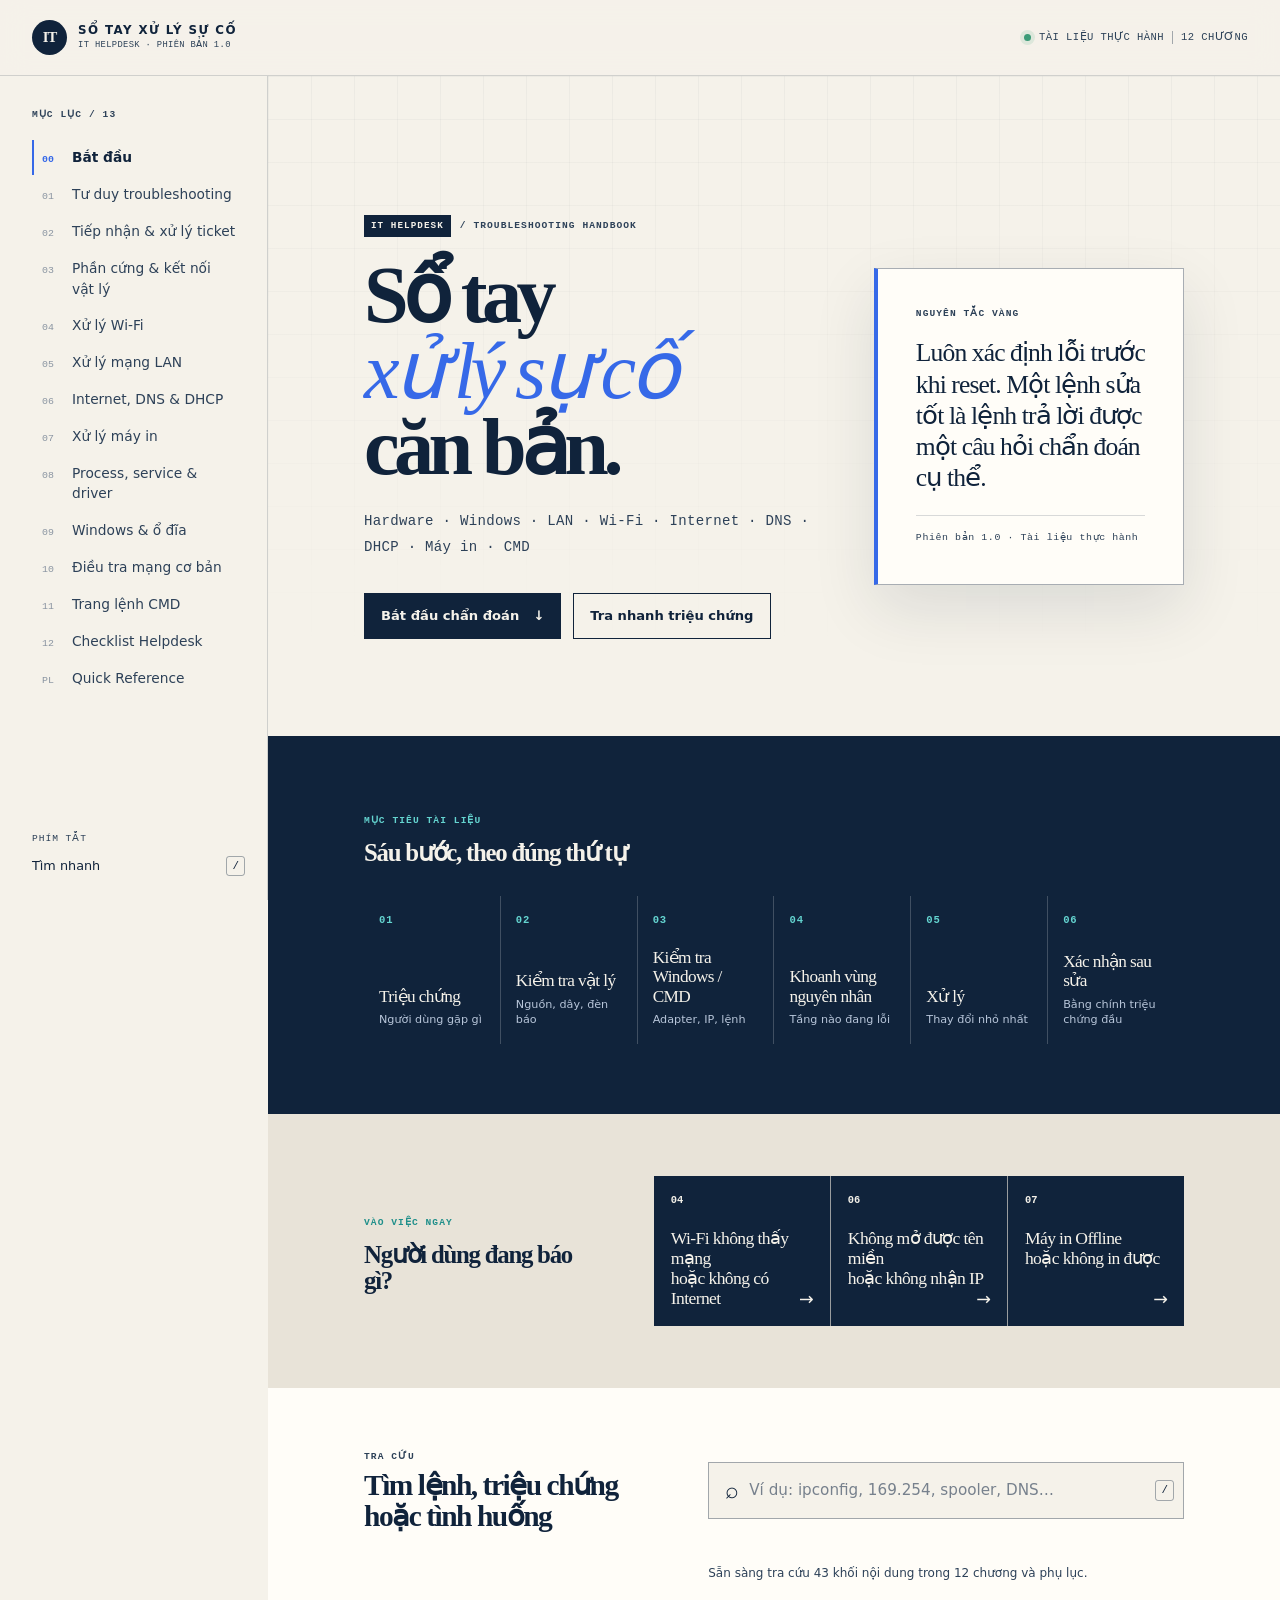
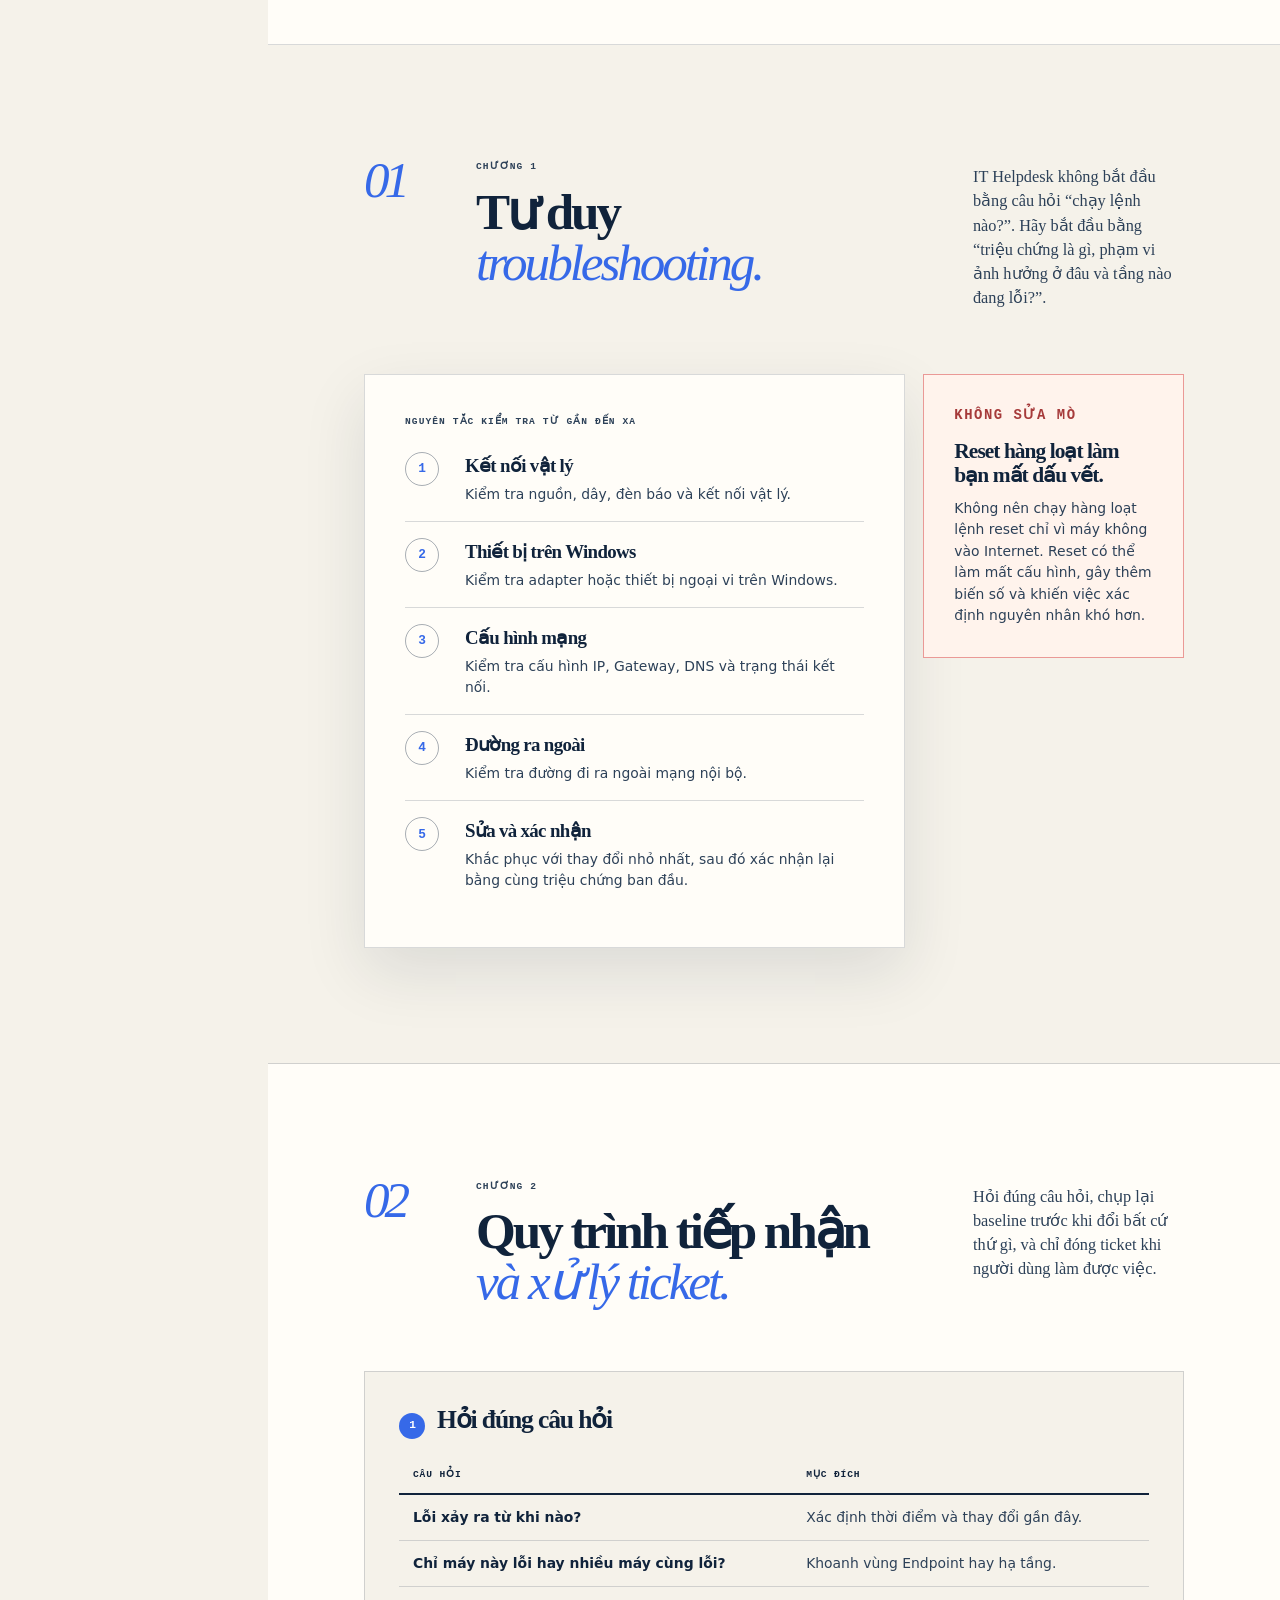
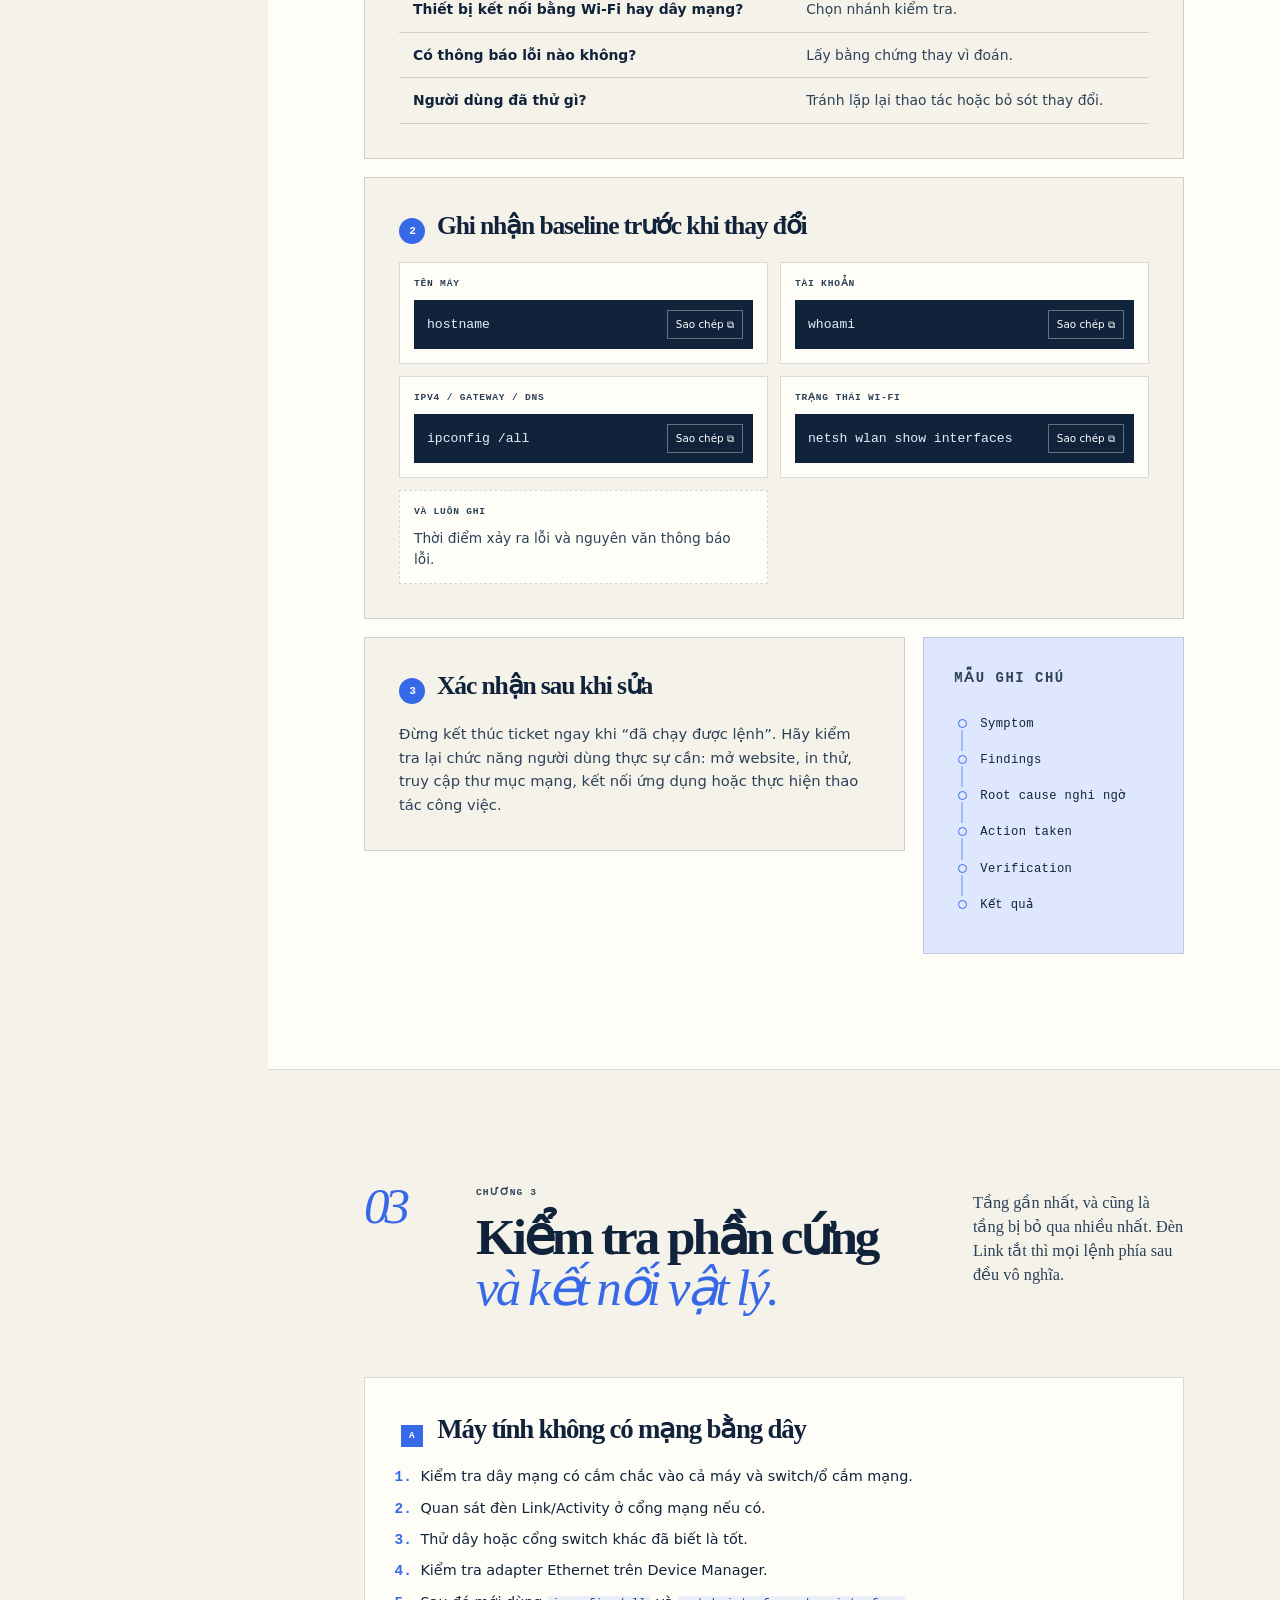
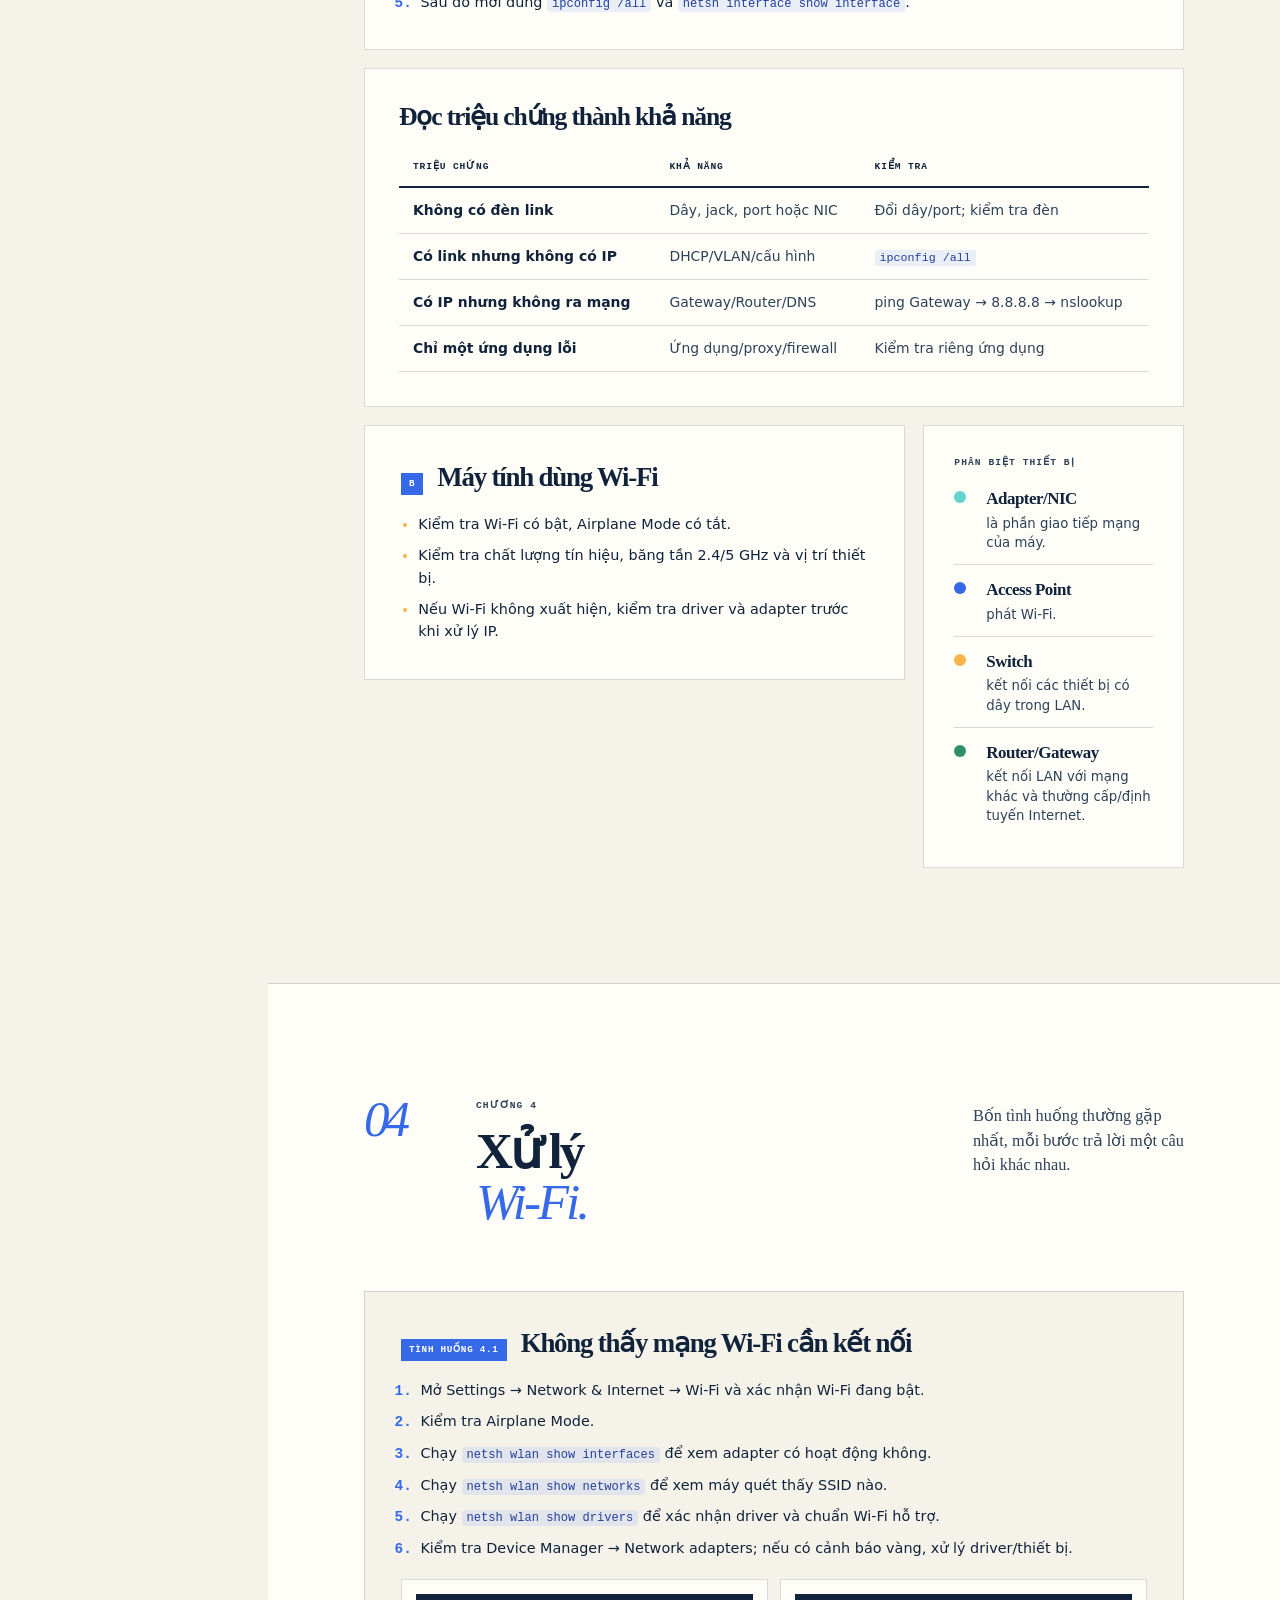
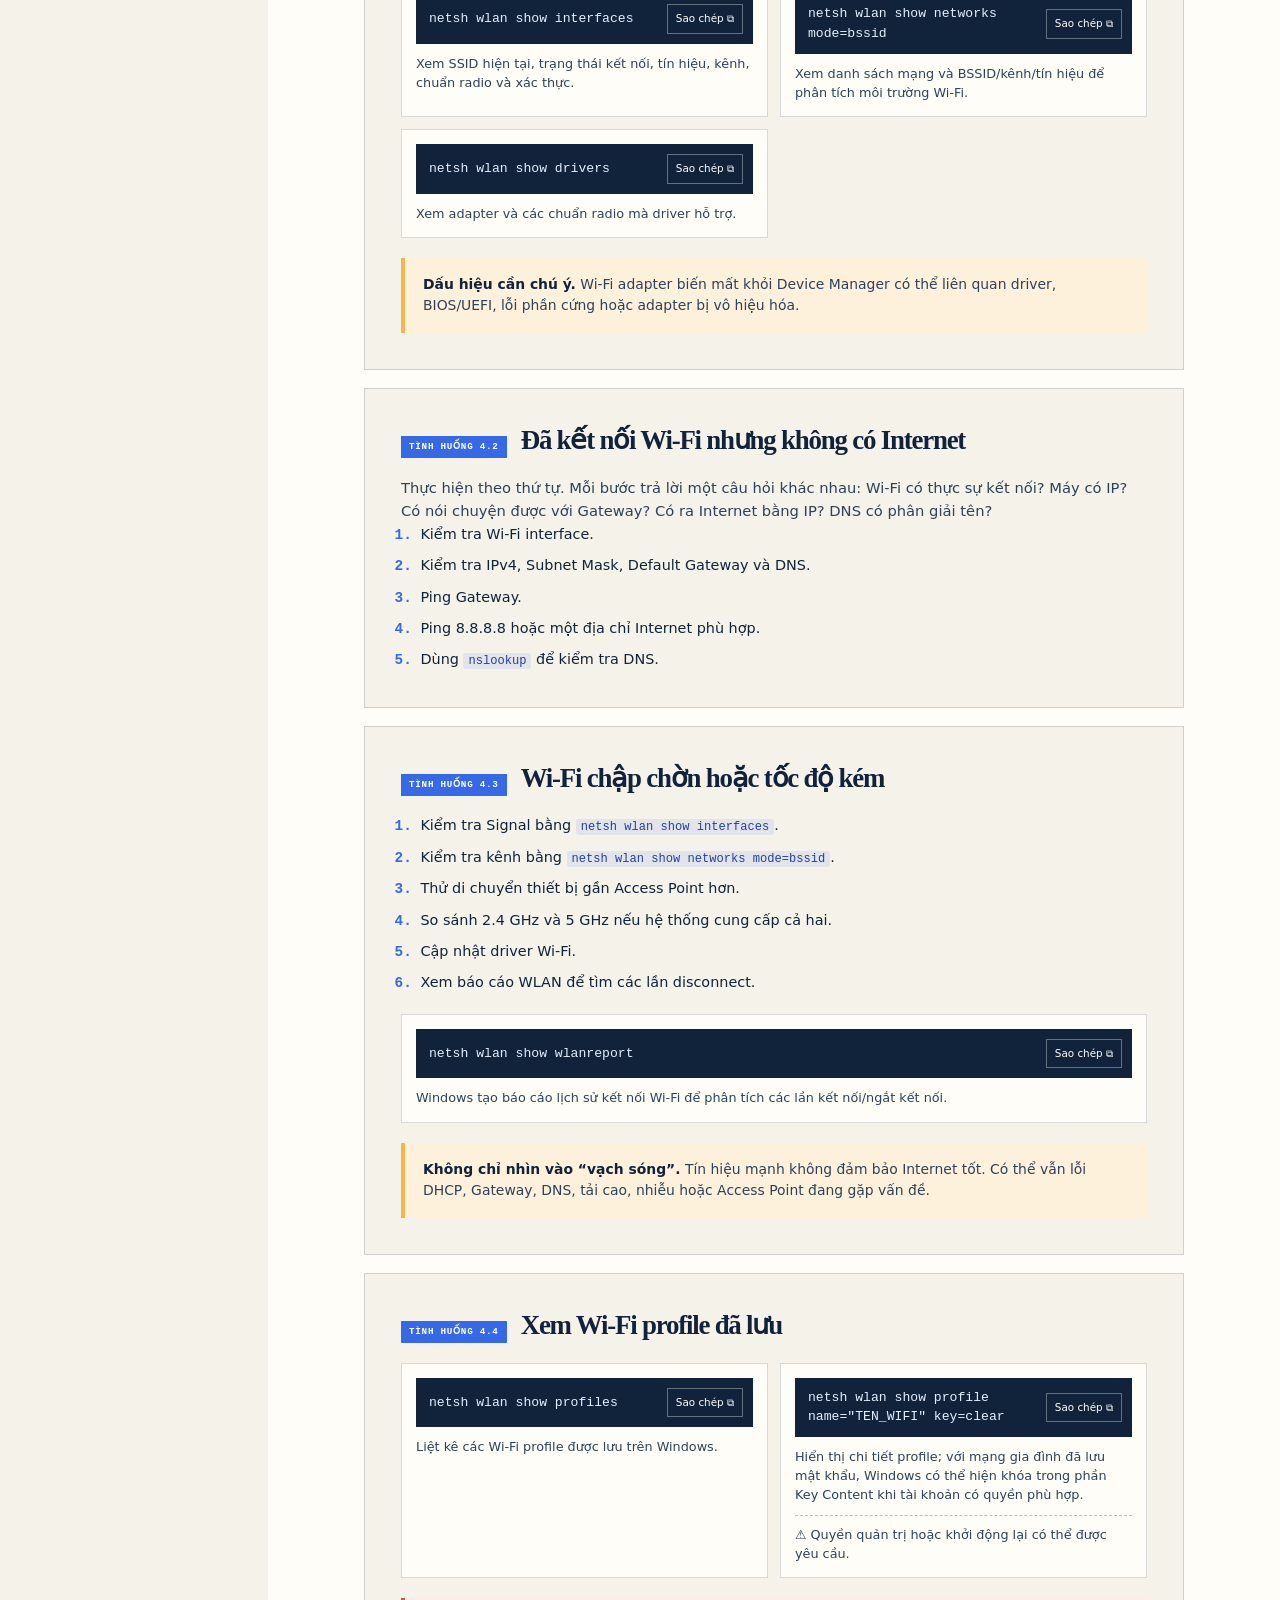
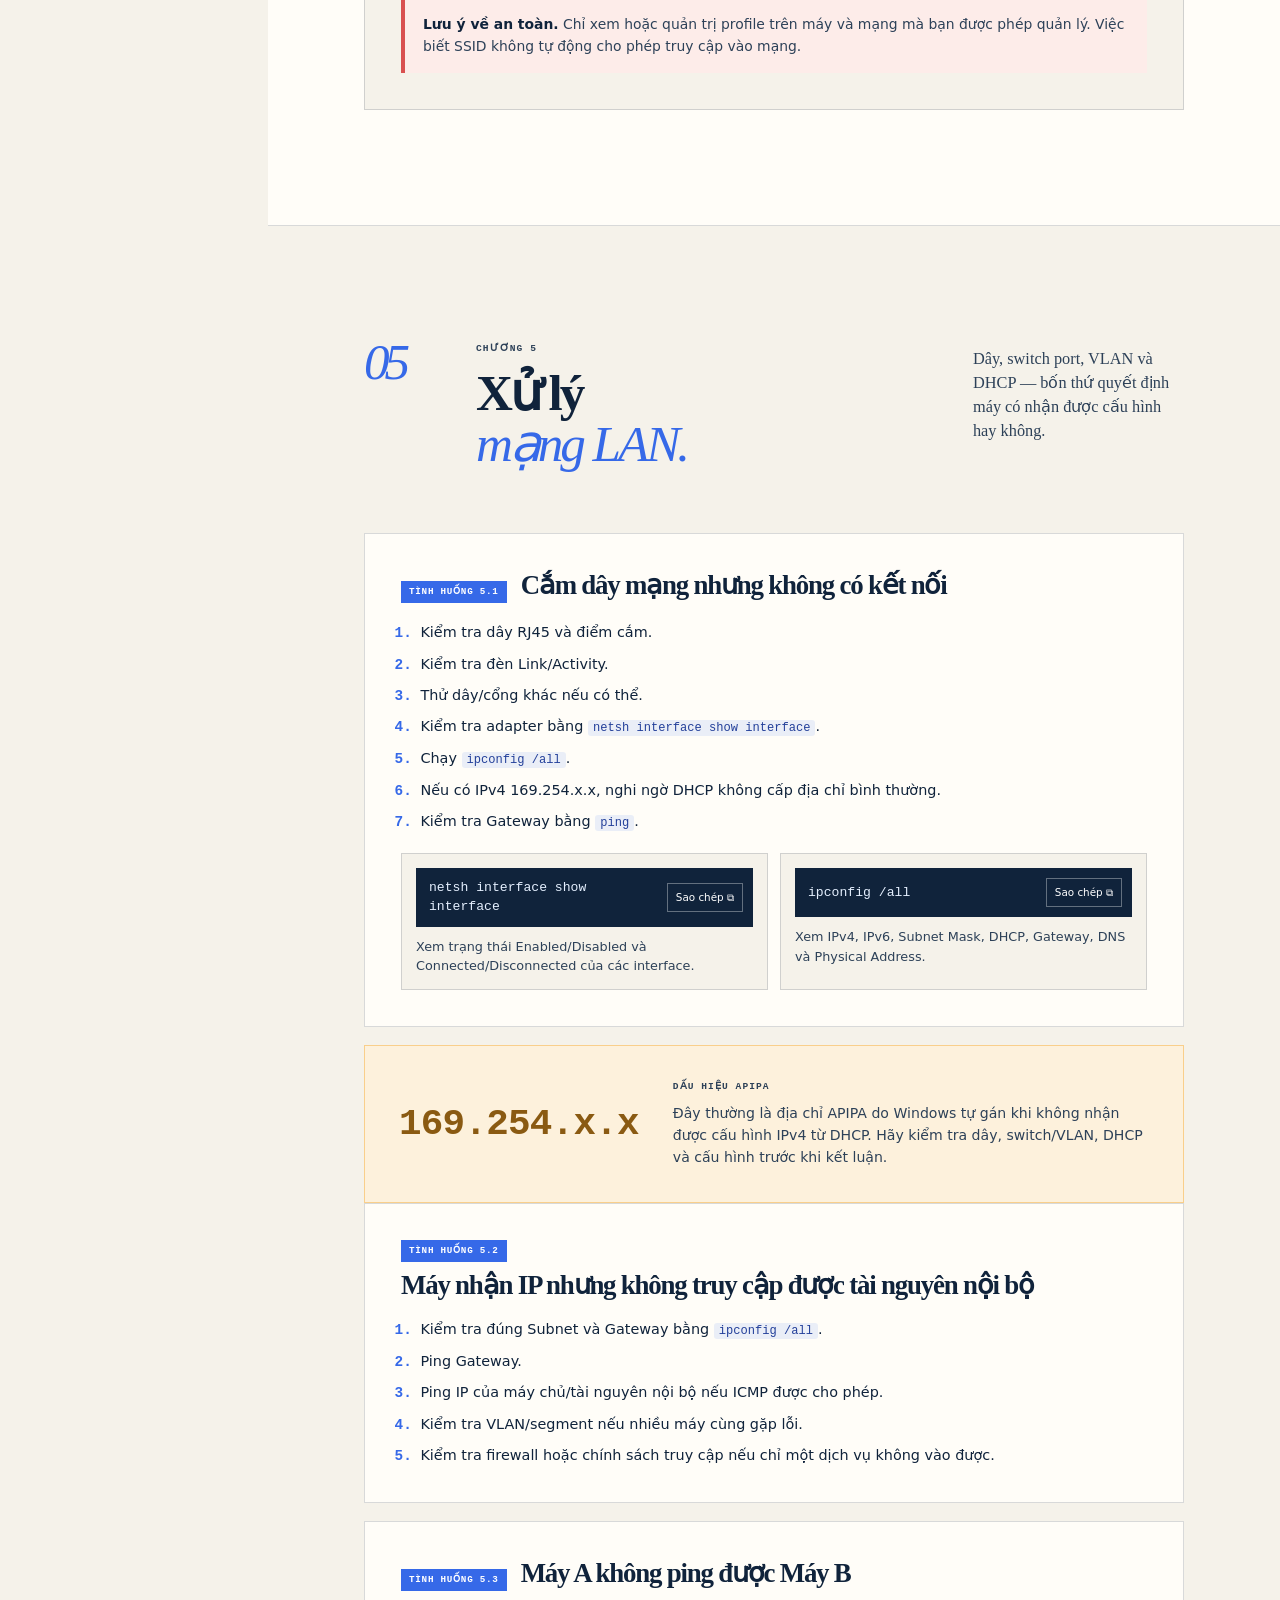
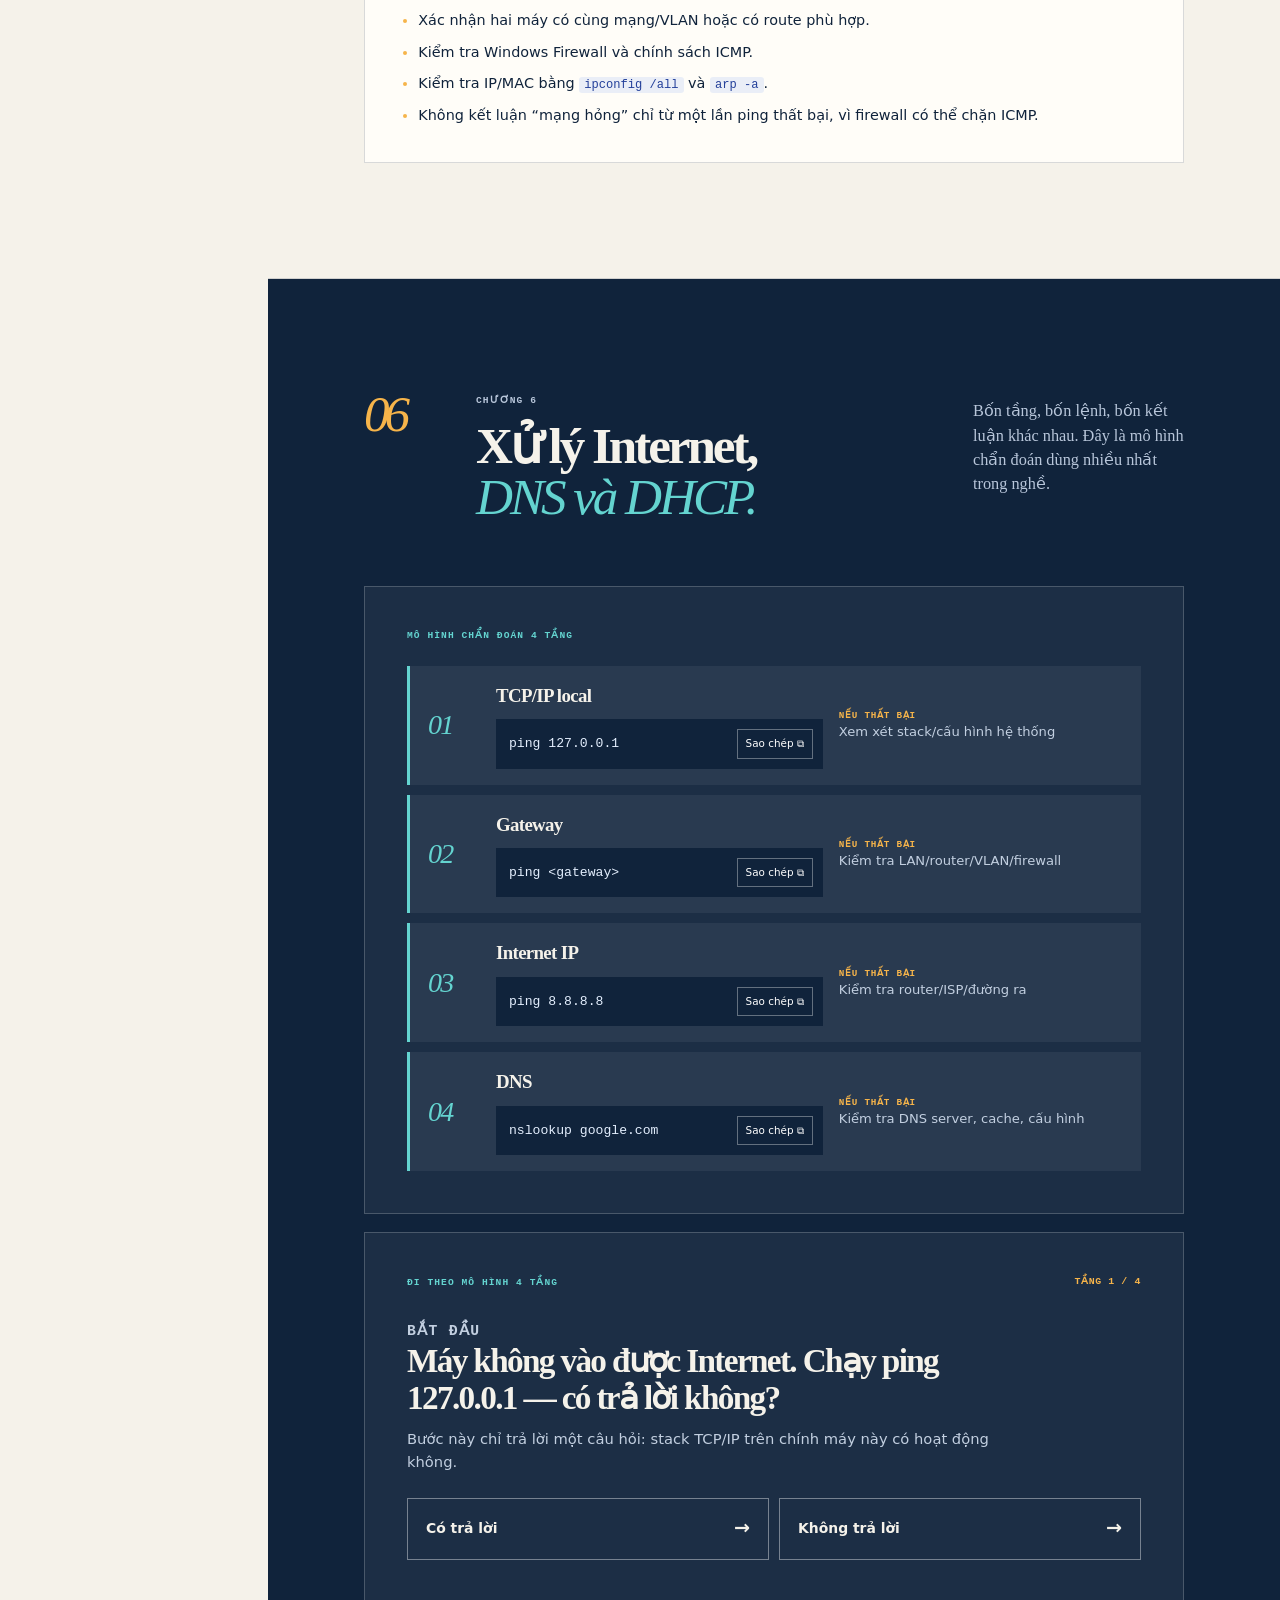
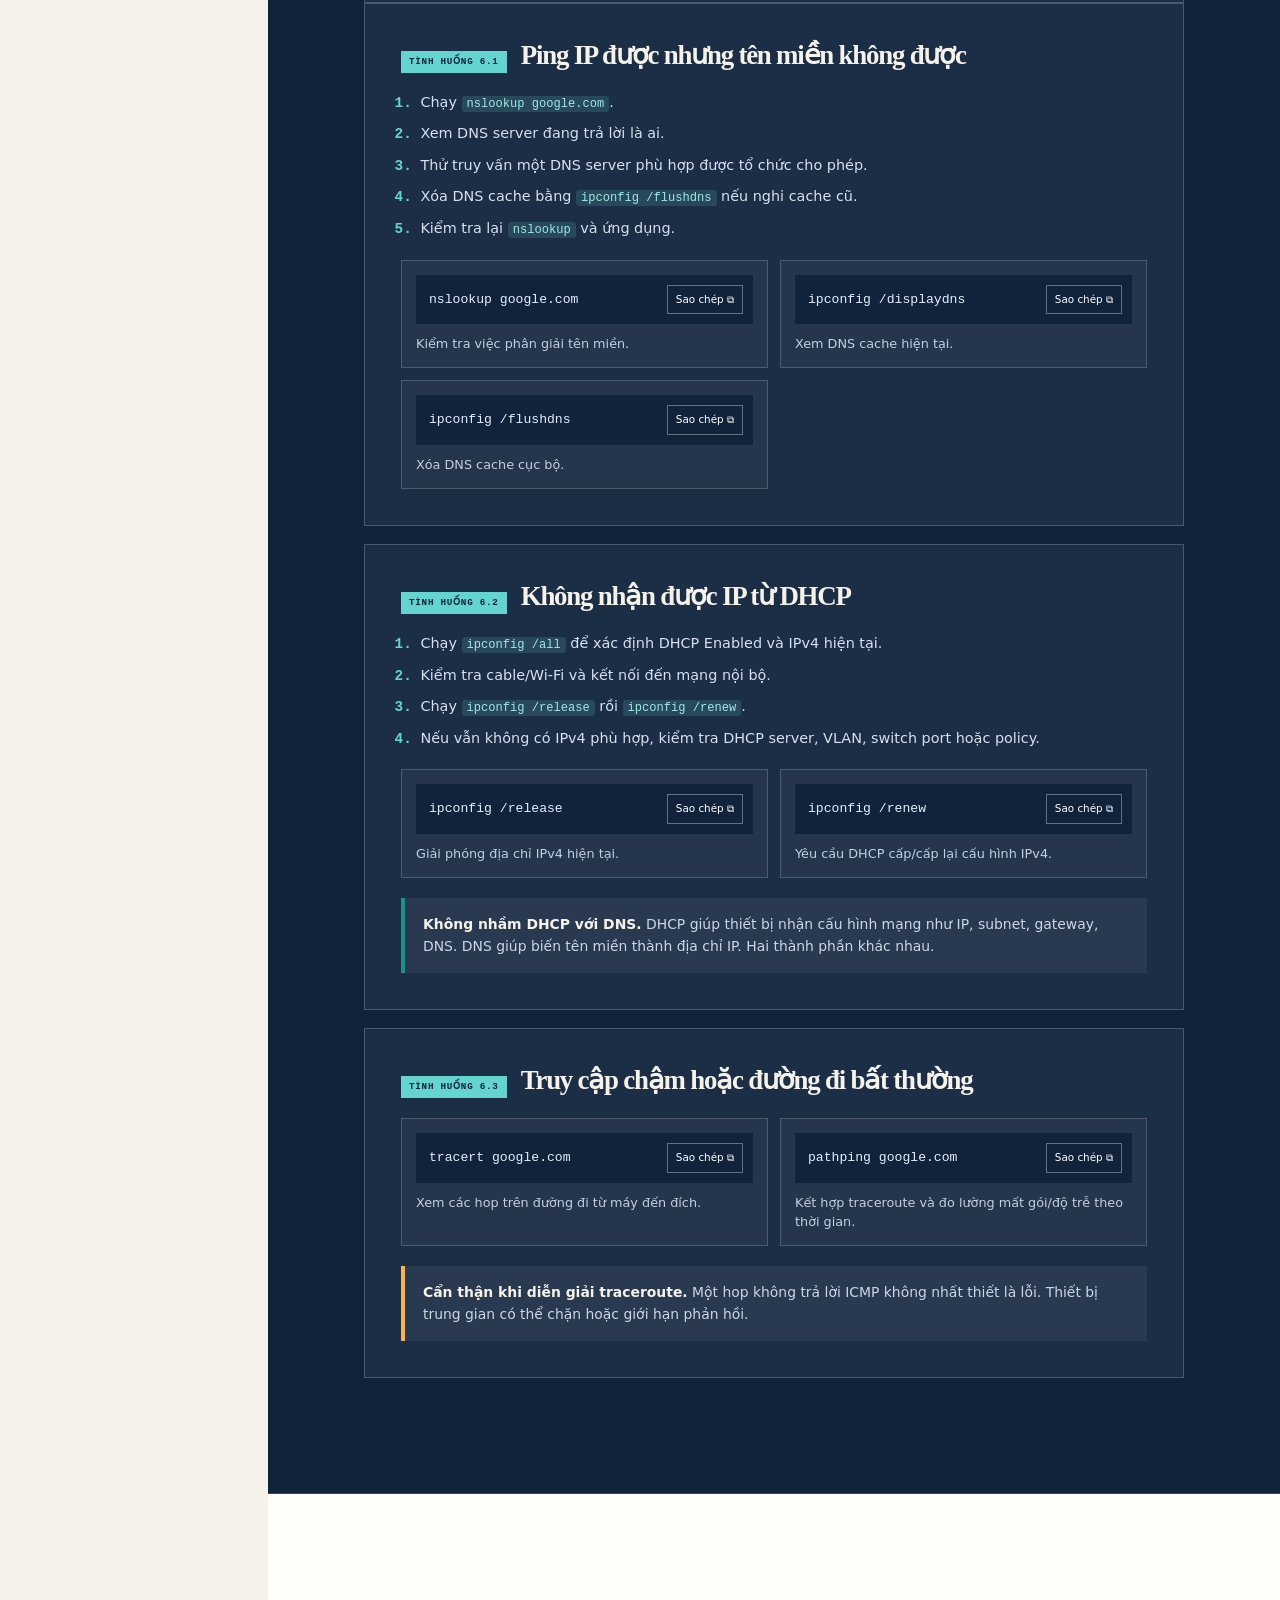
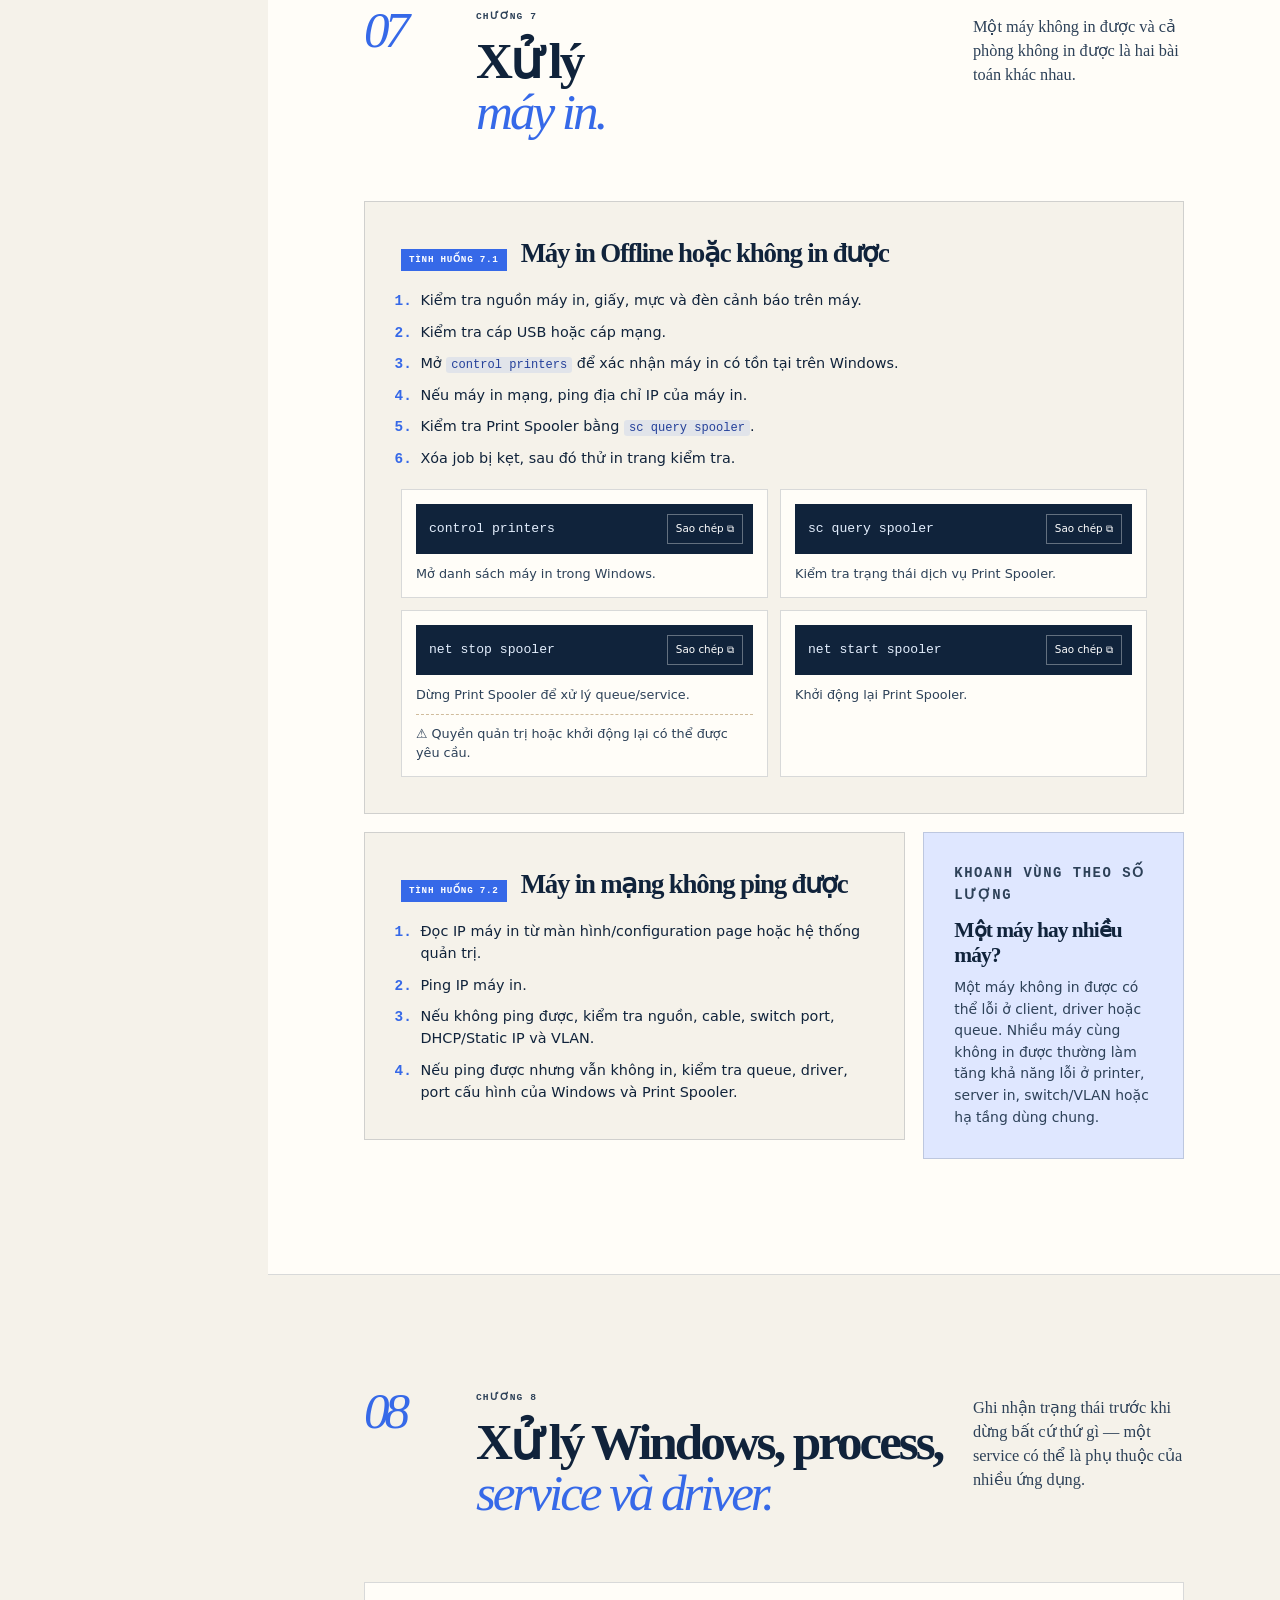
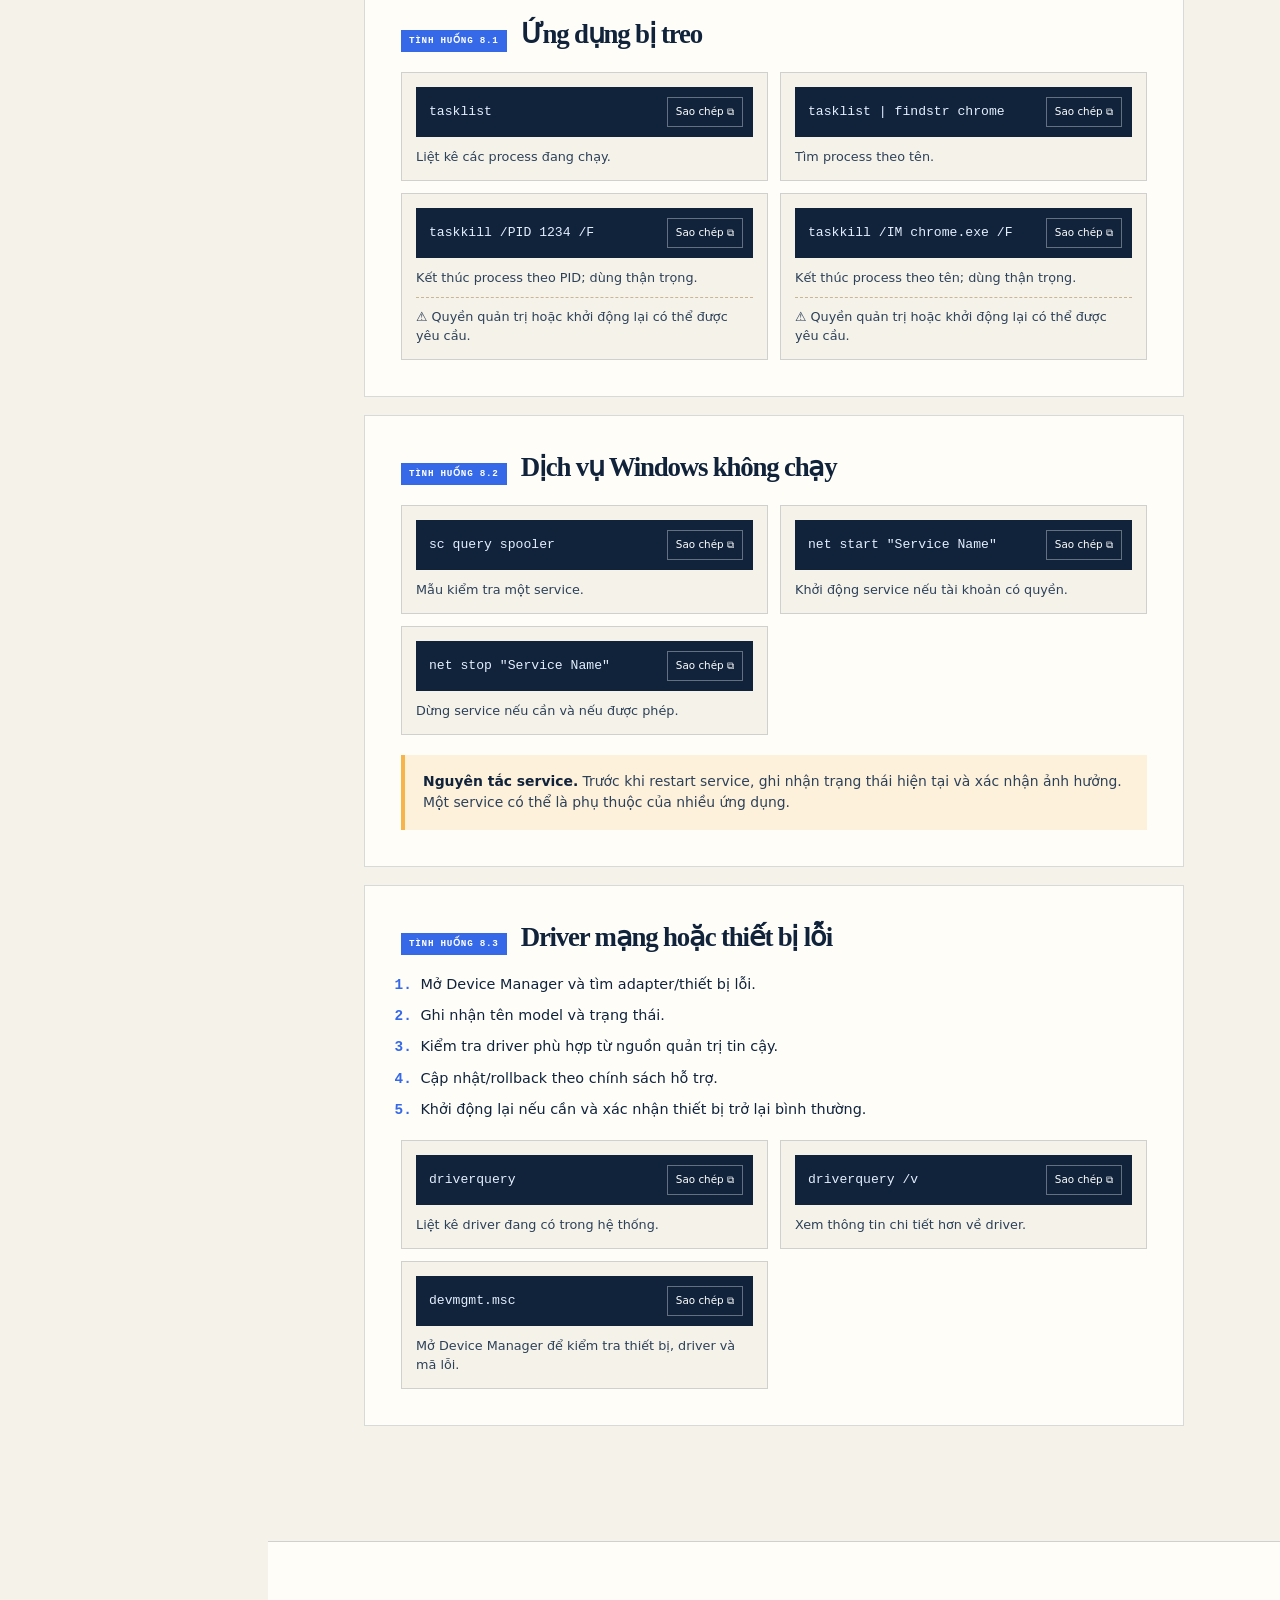
<file: So_Tay_IT_Helpdesk.html>
<!doctype html>
<html lang="vi">
  <head>
    <!-- Ban gop mot file cua so tay. Sinh tu index.html + styles.css + app.js
         bang: node tools/build-single-file.js — dung sua truc tiep file nay. -->
    <meta charset="UTF-8" />
    <meta name="viewport" content="width=device-width, initial-scale=1.0" />
    <meta name="theme-color" content="#10233b" />
    <meta
      name="description"
      content="Sổ tay xử lý sự cố căn bản cho IT Helpdesk: Hardware, Windows, LAN, Wi-Fi, Internet, DNS, DHCP, máy in và CMD."
    />
    <link rel="icon" href="[data-uri]" />
    <style>
:root {
  --ink: #10233b;
  --ink-soft: #2d4158;
  --paper: #f5f2ea;
  --paper-deep: #e8e3d8;
  --white: #fffdf8;
  --line: rgba(16, 35, 59, 0.16);
  --line-strong: rgba(16, 35, 59, 0.36);
  --blue: #3669e8;
  --blue-pale: #dfe7ff;
  --cyan: #1f8f8a;
  --cyan-bright: #64d4d0;
  --mint: #b8e6d2;
  --amber: #f6b44a;
  --amber-ink: #8a5a12;
  --red: #d95050;
  --green: #2f8f68;
  --graphite: #596271;
  --shadow: 0 24px 60px rgba(16, 35, 59, 0.11);
  /* Georgia is missing several Vietnamese glyphs, which forces a mid-word fallback
     to Times New Roman; the fonts below cover the full Vietnamese set. */
  --serif: Cambria, Constantia, "Palatino Linotype", "Iowan Old Style", Palatino, Georgia, "Times New Roman", serif;
  --sans: Inter, ui-sans-serif, system-ui, -apple-system, BlinkMacSystemFont, "Segoe UI", sans-serif;
  --mono: "Cascadia Code", "SFMono-Regular", Consolas, "Liberation Mono", monospace;
  --topbar-height: 76px;
}

* { box-sizing: border-box; }

html { scroll-behavior: smooth; }

body {
  min-width: 320px;
  margin: 0;
  background: var(--paper);
  color: var(--ink);
  font-family: var(--sans);
  font-size: 16px;
  line-height: 1.5;
  -webkit-font-smoothing: antialiased;
}

body.nav-open { overflow: hidden; }

button, input { font: inherit; }
button { color: inherit; }
a { color: inherit; }

button:focus-visible,
a:focus-visible,
input:focus-visible {
  outline: 2px solid var(--blue);
  outline-offset: 3px;
}

[hidden] { display: none !important; }

.sr-only {
  position: absolute;
  width: 1px;
  height: 1px;
  overflow: hidden;
  clip: rect(0 0 0 0);
  clip-path: inset(50%);
  white-space: nowrap;
}

.skip-link {
  position: fixed;
  z-index: 90;
  top: 0;
  left: 0;
  padding: 10px 16px;
  background: var(--ink);
  color: var(--paper);
  font-size: 0.8rem;
  text-decoration: none;
  transform: translateY(-120%);
  transition: transform 160ms ease;
}
.skip-link:focus { transform: translateY(0); }

.reading-progress {
  position: fixed;
  z-index: 50;
  top: 0;
  left: 0;
  width: 100%;
  height: 3px;
  background: transparent;
}
.reading-progress span {
  display: block;
  width: 0;
  height: 100%;
  background: linear-gradient(90deg, var(--blue), var(--cyan-bright));
}

/* ------------------------------ top bar ------------------------------ */

.topbar {
  position: sticky;
  z-index: 40;
  top: 0;
  display: flex;
  align-items: center;
  justify-content: space-between;
  min-height: var(--topbar-height);
  padding: 0 32px;
  border-bottom: 1px solid var(--line);
  background: rgba(245, 242, 234, 0.93);
  backdrop-filter: blur(14px);
}

.brand {
  display: inline-flex;
  align-items: center;
  gap: 11px;
  color: var(--ink);
  text-decoration: none;
}

.brand-mark {
  display: grid;
  width: 35px;
  height: 35px;
  place-items: center;
  border-radius: 50%;
  background: var(--ink);
  color: var(--paper);
  font-family: var(--serif);
  font-size: 0.92rem;
  font-weight: 700;
  letter-spacing: -0.07em;
}

.brand-copy { display: grid; line-height: 1.1; }
.brand-copy strong { font-size: 0.74rem; letter-spacing: 0.12em; }
.brand-copy small { margin-top: 4px; color: var(--ink-soft); font-family: var(--mono); font-size: 0.55rem; letter-spacing: 0.04em; }

.topbar-meta {
  display: flex;
  align-items: center;
  gap: 8px;
  color: var(--ink-soft);
  font-family: var(--mono);
  font-size: 0.66rem;
  letter-spacing: 0.04em;
}

.pulse {
  width: 7px;
  height: 7px;
  border-radius: 50%;
  background: #3b9b77;
  box-shadow: 0 0 0 4px rgba(59, 155, 119, 0.13);
}

.meta-divider { width: 1px; height: 13px; background: var(--line-strong); }

.nav-toggle {
  display: none;
  width: 45px;
  height: 45px;
  padding: 11px 10px;
  border: 1px solid var(--line-strong);
  border-radius: 50%;
  background: transparent;
  cursor: pointer;
}

.nav-toggle span:not(.sr-only) {
  display: block;
  width: 100%;
  height: 1.5px;
  margin: 4px 0;
  background: var(--ink);
  transition: transform 180ms ease, opacity 180ms ease;
}

.nav-toggle[aria-expanded="true"] span:nth-child(2) { transform: translateY(5.5px) rotate(45deg); }
.nav-toggle[aria-expanded="true"] span:nth-child(3) { opacity: 0; }
.nav-toggle[aria-expanded="true"] span:nth-child(4) { transform: translateY(-5.5px) rotate(-45deg); }

/* ------------------------------ shell ------------------------------- */

.app-shell {
  display: grid;
  grid-template-columns: 268px minmax(0, 1fr);
  align-items: start;
}

.sidebar {
  position: sticky;
  top: var(--topbar-height);
  display: flex;
  flex-direction: column;
  justify-content: space-between;
  gap: 22px;
  height: calc(100vh - var(--topbar-height));
  min-height: 520px;
  overflow-y: auto;
  padding: 32px 22px 24px 32px;
  border-right: 1px solid var(--line);
}

.sidebar-label,
.card-kicker,
.eyebrow,
.section-label > span,
.mobile-nav-head p {
  margin: 0;
  color: var(--ink-soft);
  font-family: var(--mono);
  font-size: 0.6rem;
  font-weight: 700;
  letter-spacing: 0.11em;
}

.toc { display: grid; gap: 2px; margin-top: 18px; }

.toc a {
  display: grid;
  grid-template-columns: 30px 1fr;
  align-items: baseline;
  padding: 7px 8px;
  border-left: 2px solid transparent;
  color: var(--ink-soft);
  font-size: 0.86rem;
  text-decoration: none;
  transition: color 140ms ease, background 140ms ease, border-color 140ms ease;
}
.toc a span { color: #8994a1; font-family: var(--mono); font-size: 0.62rem; }
.toc a:hover { color: var(--ink); background: rgba(16, 35, 59, 0.045); }
.toc a.is-active { border-color: var(--blue); color: var(--ink); font-weight: 700; }
.toc a.is-active span { color: var(--blue); }
.toc a.is-muted { opacity: 0.36; }

.sidebar-foot { display: grid; gap: 9px; }
.sidebar-foot p { margin: 0; color: var(--ink-soft); font-family: var(--mono); font-size: 0.6rem; letter-spacing: 0.1em; }

.text-button {
  display: flex;
  align-items: center;
  justify-content: space-between;
  gap: 10px;
  padding: 0;
  border: 0;
  background: none;
  color: var(--ink);
  font-size: 0.8rem;
  text-align: left;
  text-decoration: none;
  cursor: pointer;
}
.text-button:hover { color: var(--blue); }
kbd { padding: 1px 5px; border: 1px solid var(--line-strong); border-radius: 3px; color: var(--ink); font-family: var(--mono); font-size: 0.68rem; }

.mobile-nav,
.nav-scrim { display: none; }

main { min-width: 0; overflow: clip; }

.hero,
.chapter,
.triage-strip,
.process-band,
.search-panel,
.spine-band,
.closing-callout { scroll-margin-top: calc(var(--topbar-height) + 20px); }

/* ------------------------------- hero ------------------------------- */

.hero {
  position: relative;
  display: grid;
  grid-template-columns: minmax(0, 1.15fr) minmax(300px, 0.8fr);
  gap: clamp(30px, 5vw, 72px);
  min-height: min(660px, calc(100vh - var(--topbar-height)));
  padding: clamp(60px, 9vw, 128px) clamp(34px, 7.5vw, 118px) 74px;
  isolation: isolate;
}

.hero-grid {
  position: absolute;
  z-index: -2;
  inset: 0;
  opacity: 0.5;
  background-image: linear-gradient(rgba(16, 35, 59, 0.07) 1px, transparent 1px), linear-gradient(90deg, rgba(16, 35, 59, 0.07) 1px, transparent 1px);
  background-size: 43px 43px;
  mask-image: linear-gradient(to bottom, black, transparent 92%);
}

.hero-copy { container-type: inline-size; align-self: center; max-width: 665px; }
.eyebrow { display: flex; flex-wrap: wrap; align-items: center; gap: 9px; }
.eyebrow span { padding: 4px 7px; background: var(--ink); color: var(--paper); font-size: 0.58rem; }

h1, h2, h3, h4, p { overflow-wrap: break-word; }
h1, h2, h3, h4 { margin-top: 0; }

h1 {
  max-width: 720px;
  margin: 20px 0 22px;
  color: var(--ink);
  font-family: var(--serif);
  font-size: clamp(3.6rem, 8vw, 7.45rem);
  font-weight: 700;
  /* Set in sentence case like every other Vietnamese heading here: uppercase
     parks the tone marks far above the cap height, where they read as detached
     at display size. Measured across 320-1920px, the tone marks and descenders
     need 0.93em of baseline distance before they touch, so do not tighten
     line-height below 0.95. */
  letter-spacing: -0.07em;
  line-height: 0.95;
}

/* The headline must not break inside a word, so the display size follows the
   width of its own column instead of the viewport. */
.hero-copy h1 { font-size: clamp(2.6rem, 18cqi, 7.45rem); }

h1 em, .chapter-head h2 em { color: var(--blue); font-style: italic; font-weight: 400; }

.hero-lead { max-width: 495px; margin: 0; color: var(--ink-soft); font-family: var(--mono); font-size: clamp(0.78rem, 1.1vw, 0.9rem); letter-spacing: 0.02em; line-height: 1.9; }
.hero-actions { display: flex; flex-wrap: wrap; gap: 12px; margin-top: 32px; }

.button {
  display: inline-flex;
  align-items: center;
  justify-content: center;
  gap: 14px;
  min-height: 46px;
  padding: 0.75rem 1rem;
  border: 1px solid var(--ink);
  font-size: 0.82rem;
  font-weight: 700;
  text-decoration: none;
  transition: transform 160ms ease, color 160ms ease, background 160ms ease;
}

.button:hover { transform: translateY(-2px); }
.button-primary { background: var(--ink); color: var(--paper); }
.button-primary:hover { background: var(--blue); border-color: var(--blue); }
.button-ghost { background: transparent; }
.button-ghost:hover { background: rgba(16, 35, 59, 0.05); }

.hero-rule {
  align-self: center;
  padding: clamp(26px, 3vw, 38px);
  border: 1px solid var(--line-strong);
  border-left: 4px solid var(--blue);
  background: var(--white);
  box-shadow: var(--shadow);
}
.hero-rule blockquote {
  margin: 16px 0 0;
  font-family: var(--serif);
  font-size: clamp(1.28rem, 2vw, 1.72rem);
  letter-spacing: -0.035em;
  line-height: 1.22;
}
.hero-rule-foot { margin: 22px 0 0; padding-top: 15px; border-top: 1px solid var(--line); color: var(--ink-soft); font-family: var(--mono); font-size: 0.62rem; letter-spacing: 0.06em; }

/* --------------------------- process band --------------------------- */

.section-label { max-width: 330px; }
.section-label > span { color: var(--cyan-bright); }
.section-label h2 { margin: 10px 0 0; font-family: var(--serif); font-size: 1.55rem; letter-spacing: -0.05em; line-height: 1.05; }

.process-band {
  padding: clamp(42px, 6vw, 70px) clamp(34px, 7.5vw, 118px);
  background: var(--ink);
  color: var(--paper);
}
.process-flow {
  display: grid;
  grid-template-columns: repeat(6, minmax(0, 1fr));
  gap: 1px;
  margin: 30px 0 0;
  padding: 0;
  background: rgba(255, 255, 255, 0.2);
  list-style: none;
  counter-reset: none;
}
.process-flow li {
  display: flex;
  flex-direction: column;
  gap: 6px;
  min-height: 148px;
  padding: 17px 15px;
  background: var(--ink);
}
.process-step { color: var(--cyan-bright); font-family: var(--mono); font-size: 0.66rem; font-weight: 700; letter-spacing: 0.08em; }
.process-flow strong { margin-top: auto; font-family: var(--serif); font-size: 1.08rem; font-weight: 400; letter-spacing: -0.035em; line-height: 1.12; }
.process-flow small { color: #b8c6da; font-size: 0.7rem; line-height: 1.35; }

/* ------------------------------ triage ------------------------------ */

.triage-strip {
  display: grid;
  grid-template-columns: minmax(0, 0.9fr) minmax(0, 2fr);
  gap: clamp(24px, 4vw, 56px);
  align-items: center;
  padding: clamp(38px, 5vw, 62px) clamp(34px, 7.5vw, 118px);
  background: var(--paper-deep);
}
.triage-strip .section-label > span { color: var(--cyan); }
.triage-cards { display: grid; grid-template-columns: repeat(3, 1fr); gap: 1px; background: var(--line-strong); }
.triage-card { position: relative; display: flex; flex-direction: column; min-height: 142px; padding: 17px; background: var(--ink); color: var(--paper); text-decoration: none; transition: background 180ms ease, color 180ms ease; }
.triage-card:hover { background: var(--cyan-bright); color: var(--ink); }
.card-index { color: inherit; font-family: var(--mono); font-size: 0.65rem; font-weight: 700; }
.triage-card strong { margin-top: 19px; font-family: var(--serif); font-size: 1.1rem; font-weight: 400; letter-spacing: -0.035em; line-height: 1.15; }
.triage-card .arrow { position: absolute; right: 16px; bottom: 13px; font-size: 1.1rem; }

/* ------------------------------ search ------------------------------ */

.search-panel {
  display: grid;
  grid-template-columns: minmax(0, 0.9fr) minmax(0, 1.4fr);
  gap: clamp(20px, 3vw, 44px);
  align-items: center;
  padding: clamp(38px, 5vw, 62px) clamp(34px, 7.5vw, 118px);
  border-bottom: 1px solid var(--line);
  background: var(--white);
}
.search-panel h2 { margin: 6px 0 0; font-family: var(--serif); font-size: clamp(1.5rem, 2.3vw, 2rem); letter-spacing: -0.05em; line-height: 1.05; }
.search-box { display: flex; align-items: center; gap: 10px; padding: 7px 9px 7px 16px; border: 1px solid var(--line-strong); background: var(--paper); }
.search-box > span { font-size: 1.43rem; line-height: 1; }
.search-box input { width: 100%; min-width: 0; padding: 9px 0; border: 0; outline: 0; background: transparent; color: var(--ink); font-size: 0.95rem; }
.search-box input::placeholder { color: #77818d; }
.search-feedback { grid-column: 2; margin: -6px 0 0; color: var(--ink-soft); font-size: 0.75rem; }

/* ----------------------------- chapters ----------------------------- */

.chapter {
  position: relative;
  padding: clamp(68px, 9vw, 120px) clamp(34px, 7.5vw, 118px);
  border-bottom: 1px solid var(--line);
  background: var(--white);
}
.chapter-alt { background: var(--paper); }
.chapter-dark { background: var(--ink); color: var(--paper); border-bottom-color: rgba(255, 255, 255, 0.16); }

.chapter-head { display: grid; grid-template-columns: 84px minmax(0, 1fr) minmax(210px, 0.45fr); gap: 28px; align-items: start; margin-bottom: clamp(38px, 5vw, 64px); }
.chapter-number { color: var(--blue); font-family: var(--serif); font-size: clamp(3.1rem, 4vw, 4.4rem); font-style: italic; letter-spacing: -0.1em; line-height: 0.8; }
.chapter-head h2 { margin: 11px 0 0; font-family: var(--serif); font-size: clamp(2.1rem, 4vw, 4rem); font-weight: 700; letter-spacing: -0.06em; line-height: 1; }
.chapter-deck { max-width: 330px; margin: 5px 0 0; color: var(--ink-soft); font-family: var(--serif); font-size: 1.02rem; line-height: 1.48; }

.chapter-dark .chapter-head h2 { color: var(--paper); }
.chapter-dark .chapter-head h2 em { color: var(--cyan-bright); }
.chapter-dark .chapter-number { color: var(--amber); }
.chapter-dark .eyebrow,
.chapter-dark .chapter-deck { color: #b8c6da; }

/* --------------------------- shared blocks -------------------------- */

.split-layout { display: grid; grid-template-columns: minmax(0, 1.35fr) minmax(260px, 0.65fr); gap: 18px; align-items: start; }
.split-layout + .split-layout,
.block + .block,
.scenario + .scenario,
.block + .scenario,
.scenario + .block,
.split-layout + .scenario,
.scenario + .split-layout,
.block + .split-layout,
.split-layout + .block { margin-top: 18px; }

.block { padding: clamp(22px, 3vw, 34px); border: 1px solid var(--line); background: var(--paper); }
.chapter-alt .block { background: var(--white); }
.chapter-dark .block { border-color: rgba(255, 255, 255, 0.2); background: rgba(255, 255, 255, 0.05); }
.block-title { display: flex; align-items: baseline; gap: 12px; margin: 0 0 18px; font-family: var(--serif); font-size: clamp(1.3rem, 2vw, 1.72rem); letter-spacing: -0.045em; line-height: 1.1; }
.block-index { display: grid; width: 26px; height: 26px; flex: 0 0 auto; place-items: center; border-radius: 50%; background: var(--blue); color: white; font-family: var(--mono); font-size: 0.7rem; }
.block-body { margin: 0; color: var(--ink-soft); font-size: 0.92rem; line-height: 1.6; }
.chapter-dark .block-body { color: #cbd7e7; }

.note-card { padding: clamp(22px, 3vw, 30px); border: 1px solid var(--line); background: var(--blue-pale); }
.note-card h3 { margin: 12px 0 10px; font-family: var(--serif); font-size: 1.34rem; letter-spacing: -0.045em; line-height: 1.14; }
.note-card p { margin: 0; color: var(--ink-soft); font-size: 0.87rem; line-height: 1.55; }
.caution-card { border-color: rgba(217, 80, 80, 0.55); background: #fff3ec; }
.caution-card .card-kicker { color: #a63a3a; }
.dark-note { border-color: rgba(255, 255, 255, 0.22); background: rgba(255, 255, 255, 0.06); }
.dark-note h3, .dark-note p { color: var(--paper); }
.dark-note .card-kicker { color: var(--cyan-bright); }
.dark-note p { color: #cbd7e7; }

/* ----------------------------- ladder ------------------------------- */

.ladder-card { padding: clamp(24px, 3.4vw, 40px); border: 1px solid var(--line); background: var(--white); box-shadow: var(--shadow); }
.ladder { display: grid; gap: 0; margin: 22px 0 0; padding: 0; list-style: none; }
.ladder li { display: grid; grid-template-columns: 44px minmax(0, 1fr); gap: 16px; padding: 16px 0; border-top: 1px solid var(--line); }
.ladder li:first-child { border-top: 0; padding-top: 0; }
.ladder-index {
  display: grid;
  width: 34px;
  height: 34px;
  place-items: center;
  border: 1px solid var(--line-strong);
  border-radius: 50%;
  color: var(--blue);
  font-family: var(--mono);
  font-size: 0.8rem;
  font-weight: 700;
}
.ladder strong { display: block; font-family: var(--serif); font-size: 1.18rem; font-weight: 700; letter-spacing: -0.035em; }
.ladder p { margin: 4px 0 0; color: var(--ink-soft); font-size: 0.87rem; line-height: 1.5; }

/* ---------------------------- scenarios ----------------------------- */

.scenario { padding: clamp(22px, 3vw, 36px); border: 1px solid var(--line); background: var(--paper); }
.chapter-alt .scenario { background: var(--white); }
.chapter-dark .scenario { border-color: rgba(255, 255, 255, 0.2); background: rgba(255, 255, 255, 0.05); }
.scenario-head { display: flex; flex-wrap: wrap; align-items: baseline; gap: 8px 14px; margin-bottom: 18px; }
.scenario-tag {
  padding: 4px 8px;
  background: var(--blue);
  color: white;
  font-family: var(--mono);
  font-size: 0.58rem;
  font-weight: 700;
  letter-spacing: 0.08em;
}
.chapter-dark .scenario-tag { background: var(--cyan-bright); color: var(--ink); }
.scenario-head h3 { margin: 0; font-family: var(--serif); font-size: clamp(1.28rem, 2.1vw, 1.78rem); letter-spacing: -0.045em; line-height: 1.12; }
.chapter-dark .scenario-head h3 { color: var(--paper); }

.steps { display: grid; gap: 9px; margin: 0; padding-left: 1.35em; font-size: 0.9rem; line-height: 1.55; }
.steps li::marker { color: var(--blue); font-family: var(--mono); font-weight: 700; }
.chapter-dark .steps { color: #d6e0ee; }
.chapter-dark .steps li::marker { color: var(--cyan-bright); }

.bullets { display: grid; gap: 9px; margin: 0; padding-left: 1.2em; font-size: 0.9rem; line-height: 1.55; }
.bullets li::marker { color: var(--amber); }
.chapter-dark .bullets { color: #d6e0ee; }

.steps code, .bullets code, .block-body code, .data-table code, .callout code, .checklist code {
  padding: 1px 5px;
  border-radius: 3px;
  background: rgba(54, 105, 232, 0.1);
  color: #24409a;
  font-family: var(--mono);
  font-size: 0.84em;
  word-break: break-word;
}
.chapter-dark .steps code,
.chapter-dark .bullets code,
.chapter-dark .callout code,
.chapter-dark .checklist code { background: rgba(100, 212, 208, 0.16); color: #9fe8e4; }

/* ---------------------------- commands ------------------------------ */

.cmd-grid { display: grid; grid-template-columns: repeat(auto-fit, minmax(268px, 1fr)); gap: 12px; margin-top: 20px; }
.cmd { display: flex; flex-direction: column; padding: 14px; border: 1px solid var(--line); background: var(--white); }
.chapter-alt .cmd { background: var(--paper); }
.chapter-dark .cmd { border-color: rgba(255, 255, 255, 0.18); background: rgba(255, 255, 255, 0.04); }
.cmd > p { margin: 10px 0 0; color: var(--ink-soft); font-size: 0.8rem; line-height: 1.5; }
.chapter-dark .cmd > p { color: #c2cfe0; }

.cmd-line {
  display: flex;
  align-items: center;
  justify-content: space-between;
  gap: 10px;
  padding: 10px 10px 10px 13px;
  background: var(--ink);
  color: #e4effe;
}
.cmd-line code { overflow-x: auto; font-family: var(--mono); font-size: 0.82rem; }
.cmd-line-inline { flex: 1 1 220px; }

.copy-button {
  flex: 0 0 auto;
  padding: 6px 8px;
  border: 1px solid rgba(255, 255, 255, 0.35);
  background: transparent;
  color: #fff;
  font-size: 0.65rem;
  white-space: nowrap;
  cursor: pointer;
  transition: border-color 140ms ease, color 140ms ease;
}
.copy-button:hover { border-color: var(--cyan-bright); color: var(--cyan-bright); }

.cmd-warn { margin: 10px 0 0; padding-top: 9px; border-top: 1px dashed rgba(138, 90, 18, 0.4); color: var(--amber-ink); font-size: 0.74rem; line-height: 1.45; }
.chapter-dark .cmd-warn { border-top-color: rgba(246, 180, 74, 0.4); color: var(--amber); }

.cmd-group { padding: clamp(20px, 2.6vw, 28px); border: 1px solid var(--line); background: var(--white); }
.chapter-alt .cmd-group { background: var(--white); }
.cmd-group .cmd-grid { grid-template-columns: minmax(0, 1fr); margin-top: 14px; }
.investigate-grid { display: grid; grid-template-columns: repeat(auto-fit, minmax(280px, 1fr)); gap: 18px; }

/* ----------------------------- callouts ----------------------------- */

.callout {
  margin: 20px 0 0;
  padding: 16px 18px;
  border-left: 4px solid var(--blue);
  background: var(--blue-pale);
  color: var(--ink-soft);
  font-size: 0.87rem;
  line-height: 1.55;
}
.callout strong { color: var(--ink); }
.callout-amber { border-left-color: var(--amber); background: #fdf1dc; }
.callout-red { border-left-color: var(--red); background: #fdece9; }
.callout-cyan { border-left-color: var(--cyan); background: #e0f4f2; }

.chapter-dark .callout { background: rgba(255, 255, 255, 0.06); color: #cbd7e7; }
.chapter-dark .callout strong { color: var(--paper); }

/* ------------------------------ tables ------------------------------ */

.table-wrap { overflow-x: auto; }
.data-table { width: 100%; border-collapse: collapse; font-size: 0.87rem; }
.data-table th {
  padding: 11px 14px;
  border-bottom: 2px solid var(--ink);
  color: var(--ink);
  font-family: var(--mono);
  font-size: 0.6rem;
  font-weight: 700;
  letter-spacing: 0.09em;
  text-align: left;
  text-transform: uppercase;
}
.data-table td { padding: 12px 14px; border-bottom: 1px solid var(--line); color: var(--ink-soft); line-height: 1.5; vertical-align: top; }
.data-table tbody tr:hover td { background: rgba(54, 105, 232, 0.05); }
.data-table td:first-child { color: var(--ink); font-weight: 600; }
.table-cmd td:first-child { width: 40%; }
.table-quick td:first-child { width: 30%; }

.chapter-dark .data-table th { border-bottom-color: var(--cyan-bright); color: var(--paper); }
.chapter-dark .data-table td { border-bottom-color: rgba(255, 255, 255, 0.16); color: #c2cfe0; }
.chapter-dark .data-table td:first-child { color: var(--paper); }
.chapter-dark .data-table tbody tr:hover td { background: rgba(255, 255, 255, 0.05); }

/* ---------------------------- baseline ------------------------------ */

.baseline-grid { display: grid; grid-template-columns: repeat(auto-fit, minmax(250px, 1fr)); gap: 12px; }
.baseline-item { display: grid; gap: 8px; align-content: start; padding: 14px; border: 1px solid var(--line); background: var(--white); }
.chapter-alt .baseline-item { background: var(--paper); }
.baseline-label { color: var(--ink-soft); font-family: var(--mono); font-size: 0.6rem; font-weight: 700; letter-spacing: 0.08em; text-transform: uppercase; }
.baseline-note { border-style: dashed; }
.baseline-note p { margin: 0; color: var(--ink-soft); font-size: 0.86rem; line-height: 1.5; }

/* ------------------------------ chain ------------------------------- */

.chain { display: grid; gap: 0; margin: 16px 0 0; padding: 0; list-style: none; counter-reset: chain; }
.chain li {
  position: relative;
  padding: 9px 0 9px 26px;
  color: var(--ink);
  font-family: var(--mono);
  font-size: 0.76rem;
  letter-spacing: 0.03em;
}
.chain li::before {
  position: absolute;
  top: 13px;
  left: 4px;
  width: 7px;
  height: 7px;
  border: 1.5px solid var(--blue);
  border-radius: 50%;
  content: "";
}
.chain li:not(:last-child)::after {
  position: absolute;
  top: 24px;
  left: 7px;
  width: 1.5px;
  height: calc(100% - 15px);
  background: rgba(54, 105, 232, 0.35);
  content: "";
}

/* ---------------------------- topology ------------------------------ */

.topology-card { padding: clamp(22px, 3vw, 30px); border: 1px solid var(--line); background: var(--white); }
.chapter-alt .topology-card { background: var(--white); }
.device-list { display: grid; gap: 0; margin: 16px 0 0; padding: 0; list-style: none; }
.device-list li { display: grid; grid-template-columns: 20px minmax(0, 1fr); gap: 12px; align-items: start; padding: 12px 0; border-top: 1px solid var(--line); }
.device-list li:first-child { border-top: 0; padding-top: 0; }
.device-dot { width: 12px; height: 12px; margin-top: 5px; border-radius: 50%; }
.dot-cyan { background: var(--cyan-bright); }
.dot-blue { background: var(--blue); }
.dot-amber { background: var(--amber); }
.dot-green { background: var(--green); }
.device-list strong { font-family: var(--serif); font-size: 1.06rem; letter-spacing: -0.03em; }
.device-list p { margin: 2px 0 0; color: var(--ink-soft); font-size: 0.83rem; line-height: 1.45; }

/* ----------------------------- signal ------------------------------- */

.signal-card {
  display: grid;
  grid-template-columns: minmax(0, auto) minmax(0, 1fr);
  gap: clamp(18px, 3vw, 34px);
  align-items: center;
  margin-top: 18px;
  padding: clamp(22px, 3vw, 34px);
  border: 1px solid rgba(246, 180, 74, 0.55);
  background: #fdf1dc;
}
.signal-value { color: var(--amber-ink); font-family: var(--mono); font-size: clamp(1.35rem, 3.4vw, 2.35rem); font-weight: 700; letter-spacing: -0.02em; }
.signal-card p:last-child { margin: 8px 0 0; color: var(--ink-soft); font-size: 0.88rem; line-height: 1.55; }

/* -------------------------- layer stack ----------------------------- */

.layer-card { padding: clamp(24px, 3.4vw, 42px); border: 1px solid rgba(255, 255, 255, 0.2); background: rgba(255, 255, 255, 0.05); }
.layer-card .card-kicker { color: var(--cyan-bright); }
.layer-stack { display: grid; gap: 10px; margin: 22px 0 0; padding: 0; list-style: none; }
.layer {
  display: grid;
  grid-template-columns: 52px minmax(0, 1.15fr) minmax(0, 1fr);
  gap: 16px;
  align-items: center;
  padding: 16px 18px;
  border-left: 3px solid var(--cyan-bright);
  background: rgba(255, 255, 255, 0.06);
}
.layer-num { color: var(--cyan-bright); font-family: var(--serif); font-size: 1.75rem; font-style: italic; letter-spacing: -0.06em; line-height: 1; }
.layer-body { display: grid; gap: 9px; min-width: 0; }
.layer-body strong { color: var(--paper); font-family: var(--serif); font-size: 1.18rem; font-weight: 700; letter-spacing: -0.035em; }
.layer-fail { margin: 0; color: #c2cfe0; font-size: 0.82rem; line-height: 1.45; }
.layer-fail span { display: block; color: var(--amber); font-family: var(--mono); font-size: 0.58rem; font-weight: 700; letter-spacing: 0.08em; text-transform: uppercase; }

/* --------------------------- decision tree -------------------------- */

.decision-card { margin-top: 18px; padding: clamp(24px, 3.4vw, 42px); border: 1px solid rgba(255, 255, 255, 0.2); background: rgba(255, 255, 255, 0.05); }
.decision-head { display: flex; flex-wrap: wrap; justify-content: space-between; gap: 12px; align-items: center; }
.decision-head .card-kicker { color: var(--cyan-bright); }
.decision-counter { color: var(--amber); font-family: var(--mono); font-size: 0.62rem; font-weight: 700; letter-spacing: 0.06em; }
.decision-stage { min-height: 150px; padding: 30px 0 24px; }
.decision-overline { margin: 0 0 11px; color: #b8c6da; font-family: var(--mono); font-size: 0.62rem; font-weight: 700; letter-spacing: 0.09em; }
.decision-stage h3 { max-width: 640px; margin-bottom: 12px; color: var(--paper); font-family: var(--serif); font-size: clamp(1.45rem, 2.6vw, 2.15rem); letter-spacing: -0.05em; line-height: 1.1; }
.decision-stage p { max-width: 600px; margin: 0; color: #c2cfe0; font-size: 0.92rem; line-height: 1.55; }
.decision-actions { display: grid; grid-template-columns: repeat(2, minmax(0, 1fr)); gap: 10px; }
.decision-button {
  display: flex;
  align-items: center;
  justify-content: space-between;
  gap: 12px;
  min-height: 62px;
  padding: 13px 18px;
  border: 1px solid rgba(255, 255, 255, 0.4);
  background: transparent;
  color: var(--paper);
  font-size: 0.87rem;
  font-weight: 700;
  text-align: left;
  cursor: pointer;
  transition: background 160ms ease, color 160ms ease, transform 160ms ease;
}
.decision-button:hover { background: var(--cyan-bright); border-color: var(--cyan-bright); color: var(--ink); transform: translateY(-2px); }
.decision-button span { font-size: 1.2rem; }
.decision-reset { margin-top: 18px; padding: 0; border: 0; background: none; color: var(--cyan-bright); font-size: 0.8rem; font-weight: 700; text-decoration: underline; text-underline-offset: 4px; cursor: pointer; }

/* ------------------------------ combos ------------------------------ */

.combo-card { margin-top: 18px; padding: clamp(24px, 3.4vw, 40px); border: 1px solid var(--line); background: var(--paper); }
.combo-head { display: flex; flex-wrap: wrap; justify-content: space-between; gap: 18px; align-items: end; margin-bottom: 24px; }
.combo-head h3 { margin: 9px 0 0; font-family: var(--serif); font-size: 1.55rem; letter-spacing: -0.05em; line-height: 1.05; }
.combo-tabs { display: flex; flex-wrap: wrap; gap: 1px; background: var(--line-strong); }
.combo-tabs button {
  padding: 10px 16px;
  border: 0;
  background: var(--white);
  color: var(--ink-soft);
  font-size: 0.78rem;
  font-weight: 700;
  cursor: pointer;
}
.combo-tabs button[aria-selected="true"] { background: var(--ink); color: var(--paper); }
.combo-title { margin: 0 0 18px; font-family: var(--serif); font-size: 1.3rem; letter-spacing: -0.04em; }
.combo-steps { display: grid; gap: 14px; margin: 0; padding: 0; list-style: none; counter-reset: combo; }
.combo-steps li { display: grid; gap: 8px; padding-left: 34px; position: relative; counter-increment: combo; }
.combo-steps li::before {
  position: absolute;
  top: 9px;
  left: 0;
  display: grid;
  width: 22px;
  height: 22px;
  place-items: center;
  border-radius: 50%;
  background: var(--blue);
  color: white;
  content: counter(combo);
  font-family: var(--mono);
  font-size: 0.65rem;
  font-weight: 700;
}
.combo-steps p { margin: 0; color: var(--ink-soft); font-size: 0.82rem; line-height: 1.5; }

/* ---------------------------- checklist ----------------------------- */

.checklist-card { padding: clamp(24px, 3.4vw, 42px); border: 1px solid rgba(255, 255, 255, 0.2); background: rgba(255, 255, 255, 0.05); }
.checklist-head { display: flex; flex-wrap: wrap; justify-content: space-between; gap: 20px; align-items: end; margin-bottom: 24px; }
.checklist-head .card-kicker { color: var(--cyan-bright); }
.checklist-head h3 { margin: 9px 0 0; color: var(--paper); font-family: var(--serif); font-size: 1.5rem; letter-spacing: -0.05em; line-height: 1.08; }
.checklist-meter { min-width: 150px; }
.checklist-meter span { display: block; margin-bottom: 7px; color: var(--amber); font-family: var(--mono); font-size: 0.72rem; font-weight: 700; letter-spacing: 0.06em; }
.meter-track { width: 100%; height: 5px; background: rgba(255, 255, 255, 0.18); }
.meter-track span { display: block; width: 0; height: 100%; margin: 0; background: var(--cyan-bright); transition: width 200ms ease; }

.checklist { display: grid; gap: 0; margin: 0; padding: 0; list-style: none; }
.checklist li { border-top: 1px solid rgba(255, 255, 255, 0.14); }
.checklist li:first-child { border-top: 0; }
.checklist label { display: grid; grid-template-columns: 22px minmax(0, 1fr); gap: 14px; align-items: start; padding: 13px 0; color: #d6e0ee; font-size: 0.9rem; line-height: 1.5; cursor: pointer; }
.checklist input { width: 18px; height: 18px; margin: 2px 0 0; accent-color: var(--cyan-bright); cursor: pointer; }
.checklist input:checked + span { color: #8c9bb0; text-decoration: line-through; }
.checklist-reset { margin-top: 20px; padding: 0; border: 0; background: none; color: var(--cyan-bright); font-size: 0.8rem; font-weight: 700; text-decoration: underline; text-underline-offset: 4px; cursor: pointer; }

/* --------------------------- escalation ----------------------------- */

.escalation-card { padding: clamp(22px, 3vw, 34px); border: 1px solid rgba(255, 255, 255, 0.2); background: rgba(255, 255, 255, 0.05); }
.escalation-card .card-kicker { color: var(--amber); }
.check-list { display: grid; gap: 0; margin: 18px 0 0; padding: 0; list-style: none; }
.check-list li { display: grid; grid-template-columns: 34px minmax(0, 1fr); gap: 12px; align-items: start; padding: 13px 0; border-top: 1px solid rgba(255, 255, 255, 0.14); color: #d6e0ee; font-size: 0.87rem; line-height: 1.5; }
.check-list li:first-child { border-top: 0; padding-top: 0; }
.check-list span { color: var(--amber); font-family: var(--mono); font-size: 0.64rem; font-weight: 700; }

/* ------------------------------ spine ------------------------------- */

.spine-band { padding: clamp(48px, 6vw, 84px) clamp(34px, 7.5vw, 118px); background: var(--paper-deep); }
.spine-band .section-label { max-width: 420px; }
.spine-band .section-label > span { color: var(--cyan); }
.spine {
  display: grid;
  grid-template-columns: repeat(7, minmax(0, 1fr));
  gap: 0;
  margin: 34px 0 0;
  padding: 0;
  list-style: none;
}
.spine li {
  position: relative;
  display: grid;
  gap: 12px;
  justify-items: center;
  padding-top: 22px;
  text-align: center;
}
.spine li::before {
  position: absolute;
  top: 5px;
  left: 0;
  width: 100%;
  height: 2px;
  background: var(--line-strong);
  content: "";
}
.spine li:first-child::before { left: 50%; width: 50%; }
.spine li:last-child::before { width: 50%; }
.spine-dot {
  position: absolute;
  top: 0;
  width: 12px;
  height: 12px;
  border: 2px solid var(--ink);
  border-radius: 50%;
  background: var(--paper-deep);
}
.spine li:last-child .spine-dot { background: var(--blue); border-color: var(--blue); }
.spine strong { font-family: var(--serif); font-size: clamp(0.95rem, 1.5vw, 1.18rem); font-weight: 700; letter-spacing: -0.03em; }
.spine-foot { max-width: 620px; margin: 30px 0 0; color: var(--ink-soft); font-family: var(--serif); font-size: 1rem; line-height: 1.5; }

/* ----------------------------- closing ------------------------------ */

.closing-callout { padding: clamp(70px, 10vw, 140px) clamp(34px, 7.5vw, 118px); background: var(--blue); color: white; }
.closing-callout .eyebrow { color: #dce6ff; }
.closing-callout h2 { max-width: 700px; margin: 20px 0; font-family: var(--serif); font-size: clamp(3rem, 7vw, 6.4rem); letter-spacing: -0.07em; line-height: 0.95; }
.closing-callout p:not(.eyebrow) { max-width: 560px; margin: 0 0 29px; color: #e8edff; font-family: var(--serif); font-size: 1.05rem; line-height: 1.5; }
.closing-actions { display: flex; flex-wrap: wrap; gap: 12px; }
.closing-callout .button-primary { border-color: white; background: white; color: var(--blue); }
.closing-callout .button-primary:hover { border-color: var(--ink); background: var(--ink); color: white; }
.closing-callout .button-ghost { border-color: rgba(255, 255, 255, 0.62); color: white; }
.closing-callout .button-ghost:hover { background: rgba(255, 255, 255, 0.15); }

/* --------------------------- floating UI ---------------------------- */

.back-to-top {
  position: fixed;
  z-index: 25;
  right: 23px;
  bottom: 22px;
  display: grid;
  width: 45px;
  height: 45px;
  place-items: center;
  border: 1px solid var(--line-strong);
  border-radius: 50%;
  background: rgba(255, 253, 248, 0.91);
  box-shadow: 0 8px 24px rgba(16, 35, 59, 0.12);
  color: var(--ink);
  cursor: pointer;
  opacity: 0;
  pointer-events: none;
  transform: translateY(8px);
  transition: opacity 170ms ease, transform 170ms ease;
}
.back-to-top.is-visible { opacity: 1; pointer-events: auto; transform: translateY(0); }

.toast {
  position: fixed;
  z-index: 80;
  right: 24px;
  bottom: 78px;
  max-width: min(330px, calc(100vw - 48px));
  padding: 11px 14px;
  border: 1px solid rgba(255, 255, 255, 0.38);
  background: var(--ink);
  box-shadow: var(--shadow);
  color: var(--paper);
  font-size: 0.78rem;
  opacity: 0;
  pointer-events: none;
  transform: translateY(8px);
  transition: opacity 180ms ease, transform 180ms ease;
}
.toast.is-visible { opacity: 1; transform: translateY(0); }

/* ---------------------------- responsive ---------------------------- */

@media (max-width: 1180px) {
  .app-shell { grid-template-columns: 226px minmax(0, 1fr); }
  .sidebar { padding-right: 16px; padding-left: 20px; }
  .hero { grid-template-columns: minmax(0, 1.1fr) minmax(270px, 0.75fr); }
  .process-flow { grid-template-columns: repeat(3, minmax(0, 1fr)); }
  .layer { grid-template-columns: 44px minmax(0, 1fr); }
  .layer-fail { grid-column: 2; }
}

@media (max-width: 980px) {
  :root { --topbar-height: 68px; }
  .topbar { padding: 0 20px; }
  .topbar-meta { display: none; }
  .nav-toggle { display: block; }
  .app-shell { display: block; }
  .sidebar { display: none; }
  .mobile-nav {
    position: fixed;
    z-index: 60;
    top: 0;
    right: 0;
    bottom: 0;
    display: block;
    overflow-y: auto;
    width: min(360px, calc(100vw - 44px));
    padding: 25px 24px;
    background: var(--paper);
    box-shadow: -18px 0 50px rgba(16, 35, 59, 0.19);
    transform: translateX(110%);
    transition: transform 220ms ease, visibility 0s linear 220ms;
    visibility: hidden;
  }
  .mobile-nav.is-open { transform: translateX(0); transition: transform 220ms ease; visibility: visible; }
  .mobile-nav-head { display: flex; align-items: center; justify-content: space-between; padding-bottom: 20px; border-bottom: 1px solid var(--line); }
  .mobile-nav-close { display: grid; width: 38px; height: 38px; place-items: center; border: 1px solid var(--line-strong); border-radius: 50%; background: transparent; font-size: 1.5rem; cursor: pointer; }
  .mobile-nav .toc { gap: 4px; margin-top: 18px; }
  .mobile-nav .toc a { padding: 9px 7px; font-size: 0.92rem; }
  .mobile-nav-pdf { margin: 22px 7px 0; }
  .nav-scrim { position: fixed; z-index: 55; inset: 0; display: block; border: 0; background: rgba(16, 35, 59, 0.42); opacity: 0; pointer-events: none; transition: opacity 220ms ease, visibility 0s linear 220ms; visibility: hidden; }
  .nav-scrim.is-open { opacity: 1; pointer-events: auto; transition: opacity 220ms ease; visibility: visible; }

  .hero { grid-template-columns: minmax(0, 1fr) minmax(280px, 0.75fr); min-height: 560px; padding-top: 80px; }
  .chapter-head { grid-template-columns: 66px minmax(0, 1fr); }
  .chapter-deck { grid-column: 2; max-width: 600px; margin-top: 0; }
  .split-layout { grid-template-columns: 1fr; }
  .triage-strip, .search-panel { display: block; }
  .triage-cards, .search-box { margin-top: 22px; }
  .search-feedback { margin: 10px 0 0; }
}

@media (max-width: 720px) {
  .topbar { padding: 0 16px; }
  .brand-copy small { display: none; }

  .hero { display: block; min-height: 0; padding: 64px 22px 44px; }
  .hero-copy h1 { font-size: clamp(2.6rem, 18cqi, 5.6rem); }
  .hero-rule { margin-top: 30px; }
  .hero-actions { margin-top: 26px; }
  .button { min-height: 45px; font-size: 0.78rem; }

  .process-band { padding: 42px 22px; }
  .process-flow { grid-template-columns: 1fr; gap: 1px; }
  /* Without wrapping, the full-width caption below squeezes the step title into
     one word per line. */
  .process-flow li { min-height: 0; flex-flow: row wrap; align-items: baseline; gap: 4px 12px; }
  .process-step { flex: 0 0 auto; }
  .process-flow strong { margin-top: 0; flex: 1 1 auto; }
  .process-flow small { flex: 0 0 100%; padding-left: 40px; }

  .triage-strip { padding: 32px 22px; }
  .triage-cards { grid-template-columns: 1fr; }
  .triage-card { min-height: 104px; }
  .triage-card strong { margin-top: 11px; font-size: 1rem; }
  .search-panel { padding: 40px 22px; }

  .chapter { padding: 62px 22px; }
  .chapter-head { grid-template-columns: 50px minmax(0, 1fr); gap: 14px; margin-bottom: 32px; }
  .chapter-number { font-size: 2.6rem; }
  .chapter-head h2 { margin-top: 9px; font-size: clamp(1.95rem, 10vw, 3.1rem); }
  .chapter-deck { grid-column: 1 / -1; margin-top: 9px; font-size: 0.96rem; }

  .ladder li { grid-template-columns: 36px minmax(0, 1fr); gap: 12px; }
  .ladder-index { width: 28px; height: 28px; font-size: 0.72rem; }

  .cmd-grid { grid-template-columns: 1fr; }
  .cmd-line { align-items: flex-start; flex-direction: column; }
  .cmd-line code { width: 100%; }
  .copy-button { min-height: 34px; }

  .layer { grid-template-columns: 1fr; gap: 12px; padding: 16px; }
  .layer-fail { grid-column: 1; }
  .decision-actions { grid-template-columns: 1fr; }
  .decision-stage { min-height: 0; padding-top: 24px; }

  .signal-card { grid-template-columns: 1fr; gap: 12px; }
  .investigate-grid { grid-template-columns: 1fr; }

  .combo-head { flex-direction: column; align-items: stretch; }
  .combo-tabs button { flex: 1 1 auto; padding: 10px 8px; font-size: 0.72rem; }

  .checklist-head { flex-direction: column; align-items: stretch; }

  .spine-band { padding: 48px 22px; }
  .spine { grid-template-columns: 1fr; }
  .spine li { justify-items: start; padding: 0 0 0 26px; text-align: left; }
  .spine li:not(:last-child) { padding-bottom: 18px; }
  .spine li::before { top: 6px; left: 5px; width: 2px; height: 100%; }
  .spine li:first-child::before { top: 6px; left: 5px; width: 2px; height: calc(100% - 6px); }
  .spine li:last-child::before { height: 0; }
  .spine-dot { top: 0; left: 0; }

  .closing-callout { padding: 70px 22px; }
  .closing-callout h2 { font-size: clamp(2.8rem, 14vw, 5rem); }

  .back-to-top { right: 15px; bottom: 15px; }
  .toast { right: 15px; bottom: 70px; max-width: calc(100vw - 30px); }

  /* Tables become stacked cards: a three-column troubleshooting table is
     unreadable in a 320px-wide horizontal scroller. */
  .data-table thead { position: absolute; width: 1px; height: 1px; overflow: hidden; clip: rect(0 0 0 0); clip-path: inset(50%); }
  .data-table tbody tr { display: block; margin-bottom: 10px; border: 1px solid var(--line); background: var(--white); }
  .chapter-dark .data-table tbody tr { border-color: rgba(255, 255, 255, 0.2); background: rgba(255, 255, 255, 0.05); }
  .data-table td { display: grid; gap: 3px; padding: 10px 13px; border-bottom: 1px solid var(--line); }
  .chapter-dark .data-table td { border-bottom-color: rgba(255, 255, 255, 0.14); }
  .data-table tr td:last-child { border-bottom: 0; }
  .data-table td::before {
    color: var(--ink-soft);
    content: attr(data-label);
    font-family: var(--mono);
    font-size: 0.56rem;
    font-weight: 700;
    letter-spacing: 0.09em;
    text-transform: uppercase;
  }
  .chapter-dark .data-table td::before { color: var(--cyan-bright); }
  .table-cmd td:first-child, .table-quick td:first-child { width: auto; }
}

@media (max-width: 410px) {
  .hero-actions, .closing-actions { display: grid; grid-template-columns: 1fr; }
  .hero-actions .button, .closing-actions .button { width: 100%; }
  .search-box { gap: 7px; padding-left: 10px; }
  .search-box input { font-size: 0.82rem; }
  .search-box kbd { display: none; }
  .check-list li { grid-template-columns: 28px 1fr; font-size: 0.82rem; }
}

@media (prefers-reduced-motion: reduce) {
  html { scroll-behavior: auto; }
  *, *::before, *::after { animation-duration: 0.01ms !important; animation-iteration-count: 1 !important; scroll-behavior: auto !important; transition-duration: 0.01ms !important; }
}

/* ------------------------------- print ------------------------------ */

/* Hai chế độ in:
   - mặc định (Ctrl+P): đen trắng, tiết kiệm mực, gọn trang.
   - html.pdf-color: giữ nguyên màu và diện mạo bản web, dùng khi xuất PDF để đọc. */

/* Lề cho bản Ctrl+P. Không CSS nào tắt được header/footer của trình duyệt
   (URL, ngày tháng, "1/30"); lề dưới rộng hơn để chúng không đè lên nội dung.
   Muốn sạch hẳn thì tắt "Headers and footers" trong hộp thoại in, hoặc dùng
   thẳng file PDF đã xuất sẵn. */
@page {
  size: A4;
  margin: 14mm 13mm 17mm;
}

@media print {
  .topbar,
  .sidebar,
  .mobile-nav,
  .nav-scrim,
  .reading-progress,
  .skip-link,
  .search-panel,
  .back-to-top,
  .toast,
  .copy-button,
  .decision-actions,
  .decision-reset,
  .checklist-reset,
  .closing-actions { display: none !important; }

  .app-shell { display: block; }
  main { overflow: visible; }

  /* Only blocks that can actually fit on one page get break-inside: avoid. A
     whole chapter is longer than a page, so asking it not to break just pushed
     it wholesale to the next sheet and left the previous one blank. */
  .scenario, .block, .cmd, .note-card, .ladder li, .layer, .combo-steps li, .baseline-item, .signal-card, .callout { break-inside: avoid; page-break-inside: avoid; }
  /* Các thẻ này chỉ cao trên dưới 90px; không chặn thì tờ trước giữ lại đúng
     đường viền trên còn chữ rơi sang tờ sau. */
  .triage-cards, .triage-card, .process-flow, .process-flow li { break-inside: avoid; page-break-inside: avoid; }
  .chapter-head { break-inside: avoid; page-break-inside: avoid; break-after: avoid; page-break-after: avoid; }
  .scenario-head, .block-title, .combo-title { break-after: avoid; page-break-after: avoid; }

  /* An A4 page with margins is narrower than 720px, so the phone rules would
     otherwise stack every table row into a card and triple the page count. */
  .data-table thead { position: static; width: auto; height: auto; overflow: visible; clip: auto; clip-path: none; }
  .data-table tbody tr { display: table-row; margin: 0; border: 0 !important; break-inside: avoid; page-break-inside: avoid; }
  .data-table td { display: table-cell; padding: 8px 10px; }
  .data-table td::before { content: none; }
  .table-cmd td:first-child { width: 38%; }
  .table-quick td:first-child { width: 28%; }
  .cmd-line code, .data-table code, .steps code, .bullets code { font-family: var(--mono); }

  .checklist input { -webkit-appearance: checkbox; appearance: checkbox; }
  [role="tabpanel"][hidden] { display: block !important; }
  .combo-tabs { display: none !important; }

  /* Trên web các ô này cao bằng nhau nhờ min-height, và tiêu đề bị `margin-top:
     auto` đẩy xuống đáy ô. Khi in, lưới rút còn 3 cột nên ô rộng gấp đôi, chữ
     chỉ chiếm một dòng — số thứ tự nằm chơ vơ trên đỉnh, cách tiêu đề cả một
     khoảng trống. Bỏ chiều cao ép và cho số dính sát tiêu đề. */
  .process-flow li { min-height: 0; gap: 7px; padding: 13px 14px; }
  .process-flow strong { margin-top: 0; }
  .triage-card { min-height: 0; padding: 14px 15px; }
  .triage-card strong { margin-top: 7px; }
  /* Mũi tên chỉ có nghĩa khi bấm được, và nó neo vào đáy ô vừa bỏ min-height. */
  .triage-card .arrow { display: none; }

  /* Nén khoảng trắng khi in. Mỗi chương mở ở đầu trang mới, nên phần dôi ra ở
     cuối chương rơi trọn xuống một trang gần trống — đo được 12/30 trang dưới
     55% nội dung. Khoảng cách dựng cho màn hình rộng là thứ đẩy chúng dôi ra,
     nên kéo xuống mức vừa đủ thoáng cho khổ A4. */
  /* Vùng in của khổ A4 chỉ rộng ~690px khi có lề, tức vẫn lọt vào ngưỡng
     720px dành cho điện thoại — nên bản đen trắng thừa hưởng luôn cả gói quy
     tắc một cột: đoạn dẫn chương tràn ra sát mép trái trong khi tiêu đề thụt
     vào, còn mọi lưới xếp dọc làm tài liệu dài thêm bảy tờ. Giấy ngang 690px
     vẫn thừa chỗ cho nhiều cột, nên dựng lại lưới ở đây. */
  .chapter-head { grid-template-columns: 62px minmax(0, 1fr); gap: 18px; margin-bottom: 20px; }
  .chapter-number { font-size: 2.5rem; }
  .chapter-head h2 { margin-top: 6px; font-size: 1.9rem; }
  .chapter-deck { grid-column: 2; max-width: 620px; margin-top: 7px; font-size: 0.94rem; line-height: 1.42; }

  .process-flow { grid-template-columns: repeat(3, minmax(0, 1fr)); }
  .process-flow li { flex-flow: column; }
  .process-flow small { flex: 0 1 auto; padding-left: 0; }
  .triage-cards { grid-template-columns: repeat(3, 1fr); }
  .cmd-grid { grid-template-columns: repeat(2, minmax(0, 1fr)); }
  .cmd-line { flex-direction: row; align-items: center; }
  .cmd-line code { width: auto; }
  .ladder li { grid-template-columns: 44px minmax(0, 1fr); gap: 16px; }
  .split-layout + .split-layout,
  .block + .block,
  .scenario + .scenario,
  .block + .scenario,
  .scenario + .block,
  .split-layout + .scenario,
  .scenario + .split-layout,
  .block + .split-layout,
  .split-layout + .block { margin-top: 12px; }
  .block { padding: 18px 20px; }
  .block-title { margin-bottom: 12px; font-size: 1.28rem; }

  /* Dòng kết cỡ 3.5rem bị ngắt ngang thân chữ giữa hai tờ. Giữ cả khối trên
     một tờ và hạ cỡ chữ cho vừa khổ A4. */
  .closing-callout { break-inside: avoid; page-break-inside: avoid; }
  .closing-callout h2 { margin: 14px 0; font-size: 2.6rem; }
}

/* --- chế độ đen trắng --- */
@media print {
  html:not(.pdf-color),
  html:not(.pdf-color) body { background: white !important; }
  html:not(.pdf-color) .hero-grid { display: none !important; }
  /* Clearing backgrounds rather than painting every element white: an opaque
     inline box (the <em> on a headline's second line) would otherwise cover the
     descenders and tone marks of the line above it. */
  html:not(.pdf-color) body * { background: transparent !important; box-shadow: none !important; color: black !important; }
  html:not(.pdf-color) *::marker { color: black !important; }

  html:not(.pdf-color) .hero,
  html:not(.pdf-color) .process-band,
  html:not(.pdf-color) .triage-strip,
  html:not(.pdf-color) .chapter,
  html:not(.pdf-color) .spine-band,
  html:not(.pdf-color) .closing-callout { padding: 18px 0; border-bottom: 1px solid #999; }

  html:not(.pdf-color) .cmd,
  html:not(.pdf-color) .cmd-line,
  html:not(.pdf-color) .block,
  html:not(.pdf-color) .scenario,
  html:not(.pdf-color) .note-card,
  html:not(.pdf-color) .callout,
  html:not(.pdf-color) .baseline-item,
  html:not(.pdf-color) .layer,
  html:not(.pdf-color) .signal-card,
  html:not(.pdf-color) .combo-card,
  html:not(.pdf-color) .checklist-card,
  html:not(.pdf-color) .escalation-card,
  html:not(.pdf-color) .layer-card,
  html:not(.pdf-color) .decision-card,
  html:not(.pdf-color) .ladder-card,
  html:not(.pdf-color) .topology-card,
  html:not(.pdf-color) .cmd-group,
  html:not(.pdf-color) .triage-card,
  html:not(.pdf-color) .process-flow li { border: 1px solid #bbb !important; }

  html:not(.pdf-color) .data-table th { border-bottom: 2px solid #000 !important; }
  html:not(.pdf-color) .data-table td { border-bottom: 1px solid #bbb !important; }
  html:not(.pdf-color) a[href^="http"]::after { content: " (" attr(href) ")"; font-size: 0.72em; word-break: break-all; }
}

/* --- chế độ màu: nền tràn mép giấy, giữ diện mạo bản web --- */
@media print {
  html.pdf-color .hero,
  html.pdf-color .process-band,
  html.pdf-color .triage-strip,
  html.pdf-color .chapter,
  html.pdf-color .spine-band,
  html.pdf-color .closing-callout { padding: 32px 46px; }

  /* Bìa chiếm trọn trang đầu, nội dung dàn giữa theo chiều cao trang. */
  html.pdf-color .hero { min-height: 86vh; align-content: center; padding-top: 60px; break-after: page; page-break-after: always; }
  /* Mỗi chương mở ở đầu trang mới. Nếu để chảy tiếp, phần thừa cuối chương là
     một mảng nền màu trống — ở bản đen trắng thì không thấy, ở bản màu thì rất rõ. */
  /* Chương chảy tiếp thay vì mỗi chương một tờ mới: ép ngắt trang đẩy phần dôi
     ra của mười chương xuống mười tờ gần trống (đo được 10/28 tờ dưới 55%).
     Cho chảy tiếp còn 23 tờ và 2 tờ hụt. */
  html.pdf-color .chapter { border-bottom: 0; }
  /* Nhưng nếu tiêu đề chương vẫn bị đẩy nguyên khối sang tờ sau, nền màu của
     chương mới đã bắt đầu ở cuối tờ trước và nằm đó trống trơn. Cho tiêu đề ở
     lại lấp chỗ đó — khối vẫn không bị cắt đôi nhờ break-inside. */
  html.pdf-color .chapter-head { break-after: auto; page-break-after: auto; }
  html.pdf-color .chapter-head { margin-bottom: 30px; }
  html.pdf-color .closing-callout { padding-top: 46px; padding-bottom: 46px; }
}

    </style>
    <title>Sổ tay xử lý sự cố căn bản cho IT Helpdesk</title>
  </head>
  <body>
    <a class="skip-link" href="#main-content">Bỏ qua điều hướng</a>
    <div class="reading-progress" aria-hidden="true"><span id="progress-bar"></span></div>

    <header class="topbar">
      <a class="brand" href="#bat-dau" aria-label="Về đầu sổ tay">
        <span class="brand-mark" aria-hidden="true">IT</span>
        <span class="brand-copy"><strong>SỔ TAY XỬ LÝ SỰ CỐ</strong><small>IT HELPDESK · PHIÊN BẢN 1.0</small></span>
      </a>

      <div class="topbar-meta" aria-label="Thông tin tài liệu">
        <span class="pulse" aria-hidden="true"></span>
        <span>TÀI LIỆU THỰC HÀNH</span>
        <span class="meta-divider" aria-hidden="true"></span>
        <span>12 CHƯƠNG</span>
      </div>

      <button class="nav-toggle" type="button" aria-expanded="false" aria-controls="mobile-nav">
        <span class="sr-only">Mở mục lục</span>
        <span></span><span></span><span></span>
      </button>
    </header>

    <div class="app-shell">
      <aside class="sidebar" aria-label="Mục lục sổ tay">
        <div class="sidebar-top">
          <p class="sidebar-label">MỤC LỤC / 13</p>
          <nav class="toc" id="desktop-toc">
            <a href="#bat-dau" data-nav-link="bat-dau"><span>00</span> Bắt đầu</a>
            <a href="#tu-duy" data-nav-link="tu-duy"><span>01</span> Tư duy troubleshooting</a>
            <a href="#ticket" data-nav-link="ticket"><span>02</span> Tiếp nhận &amp; xử lý ticket</a>
            <a href="#phan-cung" data-nav-link="phan-cung"><span>03</span> Phần cứng &amp; kết nối vật lý</a>
            <a href="#wifi" data-nav-link="wifi"><span>04</span> Xử lý Wi-Fi</a>
            <a href="#lan" data-nav-link="lan"><span>05</span> Xử lý mạng LAN</a>
            <a href="#internet" data-nav-link="internet"><span>06</span> Internet, DNS &amp; DHCP</a>
            <a href="#may-in" data-nav-link="may-in"><span>07</span> Xử lý máy in</a>
            <a href="#windows" data-nav-link="windows"><span>08</span> Process, service &amp; driver</a>
            <a href="#o-dia" data-nav-link="o-dia"><span>09</span> Windows &amp; ổ đĩa</a>
            <a href="#dieu-tra" data-nav-link="dieu-tra"><span>10</span> Điều tra mạng cơ bản</a>
            <a href="#lenh" data-nav-link="lenh"><span>11</span> Trang lệnh CMD</a>
            <a href="#checklist" data-nav-link="checklist"><span>12</span> Checklist Helpdesk</a>
            <a href="#quick-ref" data-nav-link="quick-ref"><span>PL</span> Quick Reference</a>
          </nav>
        </div>

        <div class="sidebar-foot">
          <p>PHÍM TẮT</p>
          <button class="text-button" type="button" data-focus-search>Tìm nhanh <kbd>/</kbd></button>
          </div>
      </aside>

      <aside class="mobile-nav" id="mobile-nav" aria-label="Mục lục trên điện thoại" aria-hidden="true">
        <div class="mobile-nav-head">
          <p>MỤC LỤC</p>
          <button type="button" class="mobile-nav-close" aria-label="Đóng mục lục">×</button>
        </div>
        <nav class="toc">
          <a href="#bat-dau" data-nav-link="bat-dau"><span>00</span> Bắt đầu</a>
          <a href="#tu-duy" data-nav-link="tu-duy"><span>01</span> Tư duy troubleshooting</a>
          <a href="#ticket" data-nav-link="ticket"><span>02</span> Tiếp nhận &amp; xử lý ticket</a>
          <a href="#phan-cung" data-nav-link="phan-cung"><span>03</span> Phần cứng &amp; kết nối vật lý</a>
          <a href="#wifi" data-nav-link="wifi"><span>04</span> Xử lý Wi-Fi</a>
          <a href="#lan" data-nav-link="lan"><span>05</span> Xử lý mạng LAN</a>
          <a href="#internet" data-nav-link="internet"><span>06</span> Internet, DNS &amp; DHCP</a>
          <a href="#may-in" data-nav-link="may-in"><span>07</span> Xử lý máy in</a>
          <a href="#windows" data-nav-link="windows"><span>08</span> Process, service &amp; driver</a>
          <a href="#o-dia" data-nav-link="o-dia"><span>09</span> Windows &amp; ổ đĩa</a>
          <a href="#dieu-tra" data-nav-link="dieu-tra"><span>10</span> Điều tra mạng cơ bản</a>
          <a href="#lenh" data-nav-link="lenh"><span>11</span> Trang lệnh CMD</a>
          <a href="#checklist" data-nav-link="checklist"><span>12</span> Checklist Helpdesk</a>
          <a href="#quick-ref" data-nav-link="quick-ref"><span>PL</span> Quick Reference</a>
        </nav>
        </aside>
      <button class="nav-scrim" type="button" aria-label="Đóng mục lục"></button>

      <main id="main-content">
        <!-- ============================ BÌA ============================ -->
        <section class="hero section-observed" id="bat-dau" data-section tabindex="-1">
          <div class="hero-grid"></div>
          <div class="hero-copy">
            <p class="eyebrow"><span>IT HELPDESK</span> / TROUBLESHOOTING HANDBOOK</p>
            <h1>Sổ tay<br /><em>xử lý sự cố</em><br />căn bản.</h1>
            <p class="hero-lead">
              Hardware · Windows · LAN · Wi-Fi · Internet · DNS · DHCP · Máy in · CMD
            </p>
            <div class="hero-actions">
              <a class="button button-primary" href="#tu-duy">Bắt đầu chẩn đoán <span aria-hidden="true">↓</span></a>
              <a class="button button-ghost" href="#quick-ref">Tra nhanh triệu chứng</a>
            </div>
          </div>

          <aside class="hero-rule">
            <p class="card-kicker">NGUYÊN TẮC VÀNG</p>
            <blockquote>
              Luôn xác định lỗi trước khi reset. Một lệnh sửa tốt là lệnh trả lời được một câu hỏi chẩn đoán cụ thể.
            </blockquote>
            <p class="hero-rule-foot">Phiên bản 1.0 · Tài liệu thực hành</p>
          </aside>
        </section>

        <!-- ===================== QUY TRÌNH 6 BƯỚC ====================== -->
        <section class="process-band" aria-labelledby="process-title">
          <div class="section-label">
            <span>MỤC TIÊU TÀI LIỆU</span>
            <h2 id="process-title">Sáu bước, theo đúng thứ tự</h2>
          </div>
          <ol class="process-flow">
            <li><span class="process-step">01</span><strong>Triệu chứng</strong><small>Người dùng gặp gì</small></li>
            <li><span class="process-step">02</span><strong>Kiểm tra vật lý</strong><small>Nguồn, dây, đèn báo</small></li>
            <li><span class="process-step">03</span><strong>Kiểm tra Windows / CMD</strong><small>Adapter, IP, lệnh</small></li>
            <li><span class="process-step">04</span><strong>Khoanh vùng nguyên nhân</strong><small>Tầng nào đang lỗi</small></li>
            <li><span class="process-step">05</span><strong>Xử lý</strong><small>Thay đổi nhỏ nhất</small></li>
            <li><span class="process-step">06</span><strong>Xác nhận sau sửa</strong><small>Bằng chính triệu chứng đầu</small></li>
          </ol>
        </section>

        <!-- ========================== TRIAGE =========================== -->
        <section class="triage-strip" id="triage" aria-labelledby="triage-title">
          <div class="section-label">
            <span>VÀO VIỆC NGAY</span>
            <h2 id="triage-title">Người dùng đang báo gì?</h2>
          </div>
          <div class="triage-cards">
            <a class="triage-card" href="#wifi">
              <span class="card-index">04</span>
              <strong>Wi-Fi không thấy mạng<br />hoặc không có Internet</strong>
              <span class="arrow" aria-hidden="true">→</span>
            </a>
            <a class="triage-card" href="#internet">
              <span class="card-index">06</span>
              <strong>Không mở được tên miền<br />hoặc không nhận IP</strong>
              <span class="arrow" aria-hidden="true">→</span>
            </a>
            <a class="triage-card" href="#may-in">
              <span class="card-index">07</span>
              <strong>Máy in Offline<br />hoặc không in được</strong>
              <span class="arrow" aria-hidden="true">→</span>
            </a>
          </div>
        </section>

        <!-- ========================== TÌM KIẾM ========================= -->
        <section class="search-panel" aria-labelledby="search-title">
          <div>
            <p class="eyebrow">TRA CỨU</p>
            <h2 id="search-title">Tìm lệnh, triệu chứng hoặc tình huống</h2>
          </div>
          <div class="search-box">
            <label class="sr-only" for="guide-search">Tìm trong sổ tay</label>
            <span aria-hidden="true">⌕</span>
            <input id="guide-search" type="search" placeholder="Ví dụ: ipconfig, 169.254, spooler, DNS…" autocomplete="off" />
            <kbd>/</kbd>
          </div>
          <p class="search-feedback" id="search-feedback" aria-live="polite">Gõ để lọc theo triệu chứng hoặc tên lệnh.</p>
        </section>

        <!-- ==================== CHƯƠNG 1: TƯ DUY ====================== -->
        <article class="chapter chapter-alt section-observed" id="tu-duy" data-section tabindex="-1">
          <header class="chapter-head">
            <div class="chapter-number">01</div>
            <div>
              <p class="eyebrow">CHƯƠNG 1</p>
              <h2>Tư duy<br /><em>troubleshooting.</em></h2>
            </div>
            <p class="chapter-deck">
              IT Helpdesk không bắt đầu bằng câu hỏi “chạy lệnh nào?”. Hãy bắt đầu bằng “triệu chứng là gì, phạm vi ảnh
              hưởng ở đâu và tầng nào đang lỗi?”.
            </p>
          </header>

          <div class="split-layout">
            <section class="ladder-card searchable" data-searchable data-search-text="nguyên tắc kiểm tra từ gần đến xa nguồn dây đèn báo adapter ip gateway dns">
              <p class="card-kicker">NGUYÊN TẮC KIỂM TRA TỪ GẦN ĐẾN XA</p>
              <ol class="ladder">
                <li><span class="ladder-index">1</span><div><strong>Kết nối vật lý</strong><p>Kiểm tra nguồn, dây, đèn báo và kết nối vật lý.</p></div></li>
                <li><span class="ladder-index">2</span><div><strong>Thiết bị trên Windows</strong><p>Kiểm tra adapter hoặc thiết bị ngoại vi trên Windows.</p></div></li>
                <li><span class="ladder-index">3</span><div><strong>Cấu hình mạng</strong><p>Kiểm tra cấu hình IP, Gateway, DNS và trạng thái kết nối.</p></div></li>
                <li><span class="ladder-index">4</span><div><strong>Đường ra ngoài</strong><p>Kiểm tra đường đi ra ngoài mạng nội bộ.</p></div></li>
                <li><span class="ladder-index">5</span><div><strong>Sửa và xác nhận</strong><p>Khắc phục với thay đổi nhỏ nhất, sau đó xác nhận lại bằng cùng triệu chứng ban đầu.</p></div></li>
              </ol>
            </section>

            <aside class="note-card caution-card searchable" data-searchable data-search-text="không sửa mò reset mất cấu hình biến số nguyên nhân">
              <p class="card-kicker">KHÔNG SỬA MÒ</p>
              <h3>Reset hàng loạt làm bạn mất dấu vết.</h3>
              <p>
                Không nên chạy hàng loạt lệnh reset chỉ vì máy không vào Internet. Reset có thể làm mất cấu hình, gây
                thêm biến số và khiến việc xác định nguyên nhân khó hơn.
              </p>
            </aside>
          </div>
        </article>

        <!-- ==================== CHƯƠNG 2: TICKET ====================== -->
        <article class="chapter section-observed" id="ticket" data-section tabindex="-1">
          <header class="chapter-head">
            <div class="chapter-number">02</div>
            <div>
              <p class="eyebrow">CHƯƠNG 2</p>
              <h2>Quy trình tiếp nhận<br /><em>và xử lý ticket.</em></h2>
            </div>
            <p class="chapter-deck">Hỏi đúng câu hỏi, chụp lại baseline trước khi đổi bất cứ thứ gì, và chỉ đóng ticket khi người dùng làm được việc.</p>
          </header>

          <section class="block searchable" data-searchable data-search-text="hỏi đúng câu hỏi lỗi xảy ra từ khi nào nhiều máy wifi dây thông báo lỗi người dùng đã thử">
            <h3 class="block-title"><span class="block-index">1</span> Hỏi đúng câu hỏi</h3>
            <div class="table-wrap">
              <table class="data-table">
                <thead>
                  <tr><th scope="col">Câu hỏi</th><th scope="col">Mục đích</th></tr>
                </thead>
                <tbody>
                  <tr><td data-label="Câu hỏi">Lỗi xảy ra từ khi nào?</td><td data-label="Mục đích">Xác định thời điểm và thay đổi gần đây.</td></tr>
                  <tr><td data-label="Câu hỏi">Chỉ máy này lỗi hay nhiều máy cùng lỗi?</td><td data-label="Mục đích">Khoanh vùng Endpoint hay hạ tầng.</td></tr>
                  <tr><td data-label="Câu hỏi">Thiết bị kết nối bằng Wi-Fi hay dây mạng?</td><td data-label="Mục đích">Chọn nhánh kiểm tra.</td></tr>
                  <tr><td data-label="Câu hỏi">Có thông báo lỗi nào không?</td><td data-label="Mục đích">Lấy bằng chứng thay vì đoán.</td></tr>
                  <tr><td data-label="Câu hỏi">Người dùng đã thử gì?</td><td data-label="Mục đích">Tránh lặp lại thao tác hoặc bỏ sót thay đổi.</td></tr>
                </tbody>
              </table>
            </div>
          </section>

          <section class="block searchable" data-searchable data-search-text="baseline hostname whoami ipconfig all netsh wlan show interfaces thời điểm thông báo lỗi">
            <h3 class="block-title"><span class="block-index">2</span> Ghi nhận baseline trước khi thay đổi</h3>
            <div class="baseline-grid">
              <div class="baseline-item"><span class="baseline-label">Tên máy</span><div class="cmd-line"><code>hostname</code><button type="button" class="copy-button">Sao chép <span aria-hidden="true">⧉</span></button></div></div>
              <div class="baseline-item"><span class="baseline-label">Tài khoản</span><div class="cmd-line"><code>whoami</code><button type="button" class="copy-button">Sao chép <span aria-hidden="true">⧉</span></button></div></div>
              <div class="baseline-item"><span class="baseline-label">IPv4 / Gateway / DNS</span><div class="cmd-line"><code>ipconfig /all</code><button type="button" class="copy-button">Sao chép <span aria-hidden="true">⧉</span></button></div></div>
              <div class="baseline-item"><span class="baseline-label">Trạng thái Wi-Fi</span><div class="cmd-line"><code>netsh wlan show interfaces</code><button type="button" class="copy-button">Sao chép <span aria-hidden="true">⧉</span></button></div></div>
              <div class="baseline-item baseline-note"><span class="baseline-label">Và luôn ghi</span><p>Thời điểm xảy ra lỗi và nguyên văn thông báo lỗi.</p></div>
            </div>
          </section>

          <div class="split-layout">
            <section class="block searchable" data-searchable data-search-text="xác nhận sau khi sửa website in thử thư mục mạng ứng dụng thao tác công việc">
              <h3 class="block-title"><span class="block-index">3</span> Xác nhận sau khi sửa</h3>
              <p class="block-body">
                Đừng kết thúc ticket ngay khi “đã chạy được lệnh”. Hãy kiểm tra lại chức năng người dùng thực sự cần:
                mở website, in thử, truy cập thư mục mạng, kết nối ứng dụng hoặc thực hiện thao tác công việc.
              </p>
            </section>

            <aside class="note-card searchable" data-searchable data-search-text="mẫu ghi chú symptom findings root cause action taken verification kết quả">
              <p class="card-kicker">MẪU GHI CHÚ</p>
              <ol class="chain">
                <li>Symptom</li>
                <li>Findings</li>
                <li>Root cause nghi ngờ</li>
                <li>Action taken</li>
                <li>Verification</li>
                <li>Kết quả</li>
              </ol>
            </aside>
          </div>
        </article>

        <!-- ================== CHƯƠNG 3: PHẦN CỨNG ===================== -->
        <article class="chapter chapter-alt section-observed" id="phan-cung" data-section tabindex="-1">
          <header class="chapter-head">
            <div class="chapter-number">03</div>
            <div>
              <p class="eyebrow">CHƯƠNG 3</p>
              <h2>Kiểm tra phần cứng<br /><em>và kết nối vật lý.</em></h2>
            </div>
            <p class="chapter-deck">Tầng gần nhất, và cũng là tầng bị bỏ qua nhiều nhất. Đèn Link tắt thì mọi lệnh phía sau đều vô nghĩa.</p>
          </header>

          <section class="scenario searchable" data-searchable data-search-text="máy tính không có mạng bằng dây rj45 switch đèn link activity device manager ethernet adapter">
            <header class="scenario-head">
              <span class="scenario-tag">A</span>
              <h3>Máy tính không có mạng bằng dây</h3>
            </header>
            <ol class="steps">
              <li>Kiểm tra dây mạng có cắm chắc vào cả máy và switch/ổ cắm mạng.</li>
              <li>Quan sát đèn Link/Activity ở cổng mạng nếu có.</li>
              <li>Thử dây hoặc cổng switch khác đã biết là tốt.</li>
              <li>Kiểm tra adapter Ethernet trên Device Manager.</li>
              <li>Sau đó mới dùng <code>ipconfig /all</code> và <code>netsh interface show interface</code>.</li>
            </ol>
          </section>

          <section class="block searchable" data-searchable data-search-text="triệu chứng khả năng kiểm tra đèn link dhcp vlan gateway router dns proxy firewall">
            <h3 class="block-title">Đọc triệu chứng thành khả năng</h3>
            <div class="table-wrap">
              <table class="data-table">
                <thead>
                  <tr><th scope="col">Triệu chứng</th><th scope="col">Khả năng</th><th scope="col">Kiểm tra</th></tr>
                </thead>
                <tbody>
                  <tr><td data-label="Triệu chứng">Không có đèn link</td><td data-label="Khả năng">Dây, jack, port hoặc NIC</td><td data-label="Kiểm tra">Đổi dây/port; kiểm tra đèn</td></tr>
                  <tr><td data-label="Triệu chứng">Có link nhưng không có IP</td><td data-label="Khả năng">DHCP/VLAN/cấu hình</td><td data-label="Kiểm tra"><code>ipconfig /all</code></td></tr>
                  <tr><td data-label="Triệu chứng">Có IP nhưng không ra mạng</td><td data-label="Khả năng">Gateway/Router/DNS</td><td data-label="Kiểm tra">ping Gateway → 8.8.8.8 → nslookup</td></tr>
                  <tr><td data-label="Triệu chứng">Chỉ một ứng dụng lỗi</td><td data-label="Khả năng">Ứng dụng/proxy/firewall</td><td data-label="Kiểm tra">Kiểm tra riêng ứng dụng</td></tr>
                </tbody>
              </table>
            </div>
          </section>

          <div class="split-layout">
            <section class="scenario searchable" data-searchable data-search-text="máy tính dùng wifi airplane mode tín hiệu băng tần 2.4 5 ghz driver adapter">
              <header class="scenario-head">
                <span class="scenario-tag">B</span>
                <h3>Máy tính dùng Wi-Fi</h3>
              </header>
              <ul class="bullets">
                <li>Kiểm tra Wi-Fi có bật, Airplane Mode có tắt.</li>
                <li>Kiểm tra chất lượng tín hiệu, băng tần 2.4/5 GHz và vị trí thiết bị.</li>
                <li>Nếu Wi-Fi không xuất hiện, kiểm tra driver và adapter trước khi xử lý IP.</li>
              </ul>
            </section>

            <aside class="topology-card searchable" data-searchable data-search-text="phân biệt thiết bị adapter nic access point switch router gateway lan">
              <p class="card-kicker">PHÂN BIỆT THIẾT BỊ</p>
              <ul class="device-list">
                <li><span class="device-dot dot-cyan" aria-hidden="true"></span><div><strong>Adapter/NIC</strong><p>là phần giao tiếp mạng của máy.</p></div></li>
                <li><span class="device-dot dot-blue" aria-hidden="true"></span><div><strong>Access Point</strong><p>phát Wi-Fi.</p></div></li>
                <li><span class="device-dot dot-amber" aria-hidden="true"></span><div><strong>Switch</strong><p>kết nối các thiết bị có dây trong LAN.</p></div></li>
                <li><span class="device-dot dot-green" aria-hidden="true"></span><div><strong>Router/Gateway</strong><p>kết nối LAN với mạng khác và thường cấp/định tuyến Internet.</p></div></li>
              </ul>
            </aside>
          </div>
        </article>

        <!-- ===================== CHƯƠNG 4: WI-FI ====================== -->
        <article class="chapter section-observed" id="wifi" data-section tabindex="-1">
          <header class="chapter-head">
            <div class="chapter-number">04</div>
            <div>
              <p class="eyebrow">CHƯƠNG 4</p>
              <h2>Xử lý<br /><em>Wi-Fi.</em></h2>
            </div>
            <p class="chapter-deck">Bốn tình huống thường gặp nhất, mỗi bước trả lời một câu hỏi khác nhau.</p>
          </header>

          <section class="scenario searchable" data-searchable data-search-text="4.1 không thấy mạng wifi ssid airplane mode netsh wlan show interfaces networks drivers device manager">
            <header class="scenario-head">
              <span class="scenario-tag">TÌNH HUỐNG 4.1</span>
              <h3>Không thấy mạng Wi-Fi cần kết nối</h3>
            </header>
            <ol class="steps">
              <li>Mở Settings → Network &amp; Internet → Wi-Fi và xác nhận Wi-Fi đang bật.</li>
              <li>Kiểm tra Airplane Mode.</li>
              <li>Chạy <code>netsh wlan show interfaces</code> để xem adapter có hoạt động không.</li>
              <li>Chạy <code>netsh wlan show networks</code> để xem máy quét thấy SSID nào.</li>
              <li>Chạy <code>netsh wlan show drivers</code> để xác nhận driver và chuẩn Wi-Fi hỗ trợ.</li>
              <li>Kiểm tra Device Manager → Network adapters; nếu có cảnh báo vàng, xử lý driver/thiết bị.</li>
            </ol>
            <div class="cmd-grid">
              <article class="cmd">
                <div class="cmd-line"><code>netsh wlan show interfaces</code><button type="button" class="copy-button">Sao chép <span aria-hidden="true">⧉</span></button></div>
                <p>Xem SSID hiện tại, trạng thái kết nối, tín hiệu, kênh, chuẩn radio và xác thực.</p>
              </article>
              <article class="cmd">
                <div class="cmd-line"><code>netsh wlan show networks mode=bssid</code><button type="button" class="copy-button">Sao chép <span aria-hidden="true">⧉</span></button></div>
                <p>Xem danh sách mạng và BSSID/kênh/tín hiệu để phân tích môi trường Wi-Fi.</p>
              </article>
              <article class="cmd">
                <div class="cmd-line"><code>netsh wlan show drivers</code><button type="button" class="copy-button">Sao chép <span aria-hidden="true">⧉</span></button></div>
                <p>Xem adapter và các chuẩn radio mà driver hỗ trợ.</p>
              </article>
            </div>
            <p class="callout callout-amber"><strong>Dấu hiệu cần chú ý.</strong> Wi-Fi adapter biến mất khỏi Device Manager có thể liên quan driver, BIOS/UEFI, lỗi phần cứng hoặc adapter bị vô hiệu hóa.</p>
          </section>

          <section class="scenario searchable" data-searchable data-search-text="4.2 đã kết nối wifi nhưng không có internet ping gateway 8.8.8.8 nslookup ipv4 subnet mask">
            <header class="scenario-head">
              <span class="scenario-tag">TÌNH HUỐNG 4.2</span>
              <h3>Đã kết nối Wi-Fi nhưng không có Internet</h3>
            </header>
            <p class="block-body">
              Thực hiện theo thứ tự. Mỗi bước trả lời một câu hỏi khác nhau: Wi-Fi có thực sự kết nối? Máy có IP? Có nói
              chuyện được với Gateway? Có ra Internet bằng IP? DNS có phân giải tên?
            </p>
            <ol class="steps">
              <li>Kiểm tra Wi-Fi interface.</li>
              <li>Kiểm tra IPv4, Subnet Mask, Default Gateway và DNS.</li>
              <li>Ping Gateway.</li>
              <li>Ping 8.8.8.8 hoặc một địa chỉ Internet phù hợp.</li>
              <li>Dùng <code>nslookup</code> để kiểm tra DNS.</li>
            </ol>
          </section>

          <section class="scenario searchable" data-searchable data-search-text="4.3 wifi chập chờn tốc độ kém signal kênh access point 2.4 5 ghz driver wlanreport">
            <header class="scenario-head">
              <span class="scenario-tag">TÌNH HUỐNG 4.3</span>
              <h3>Wi-Fi chập chờn hoặc tốc độ kém</h3>
            </header>
            <ol class="steps">
              <li>Kiểm tra Signal bằng <code>netsh wlan show interfaces</code>.</li>
              <li>Kiểm tra kênh bằng <code>netsh wlan show networks mode=bssid</code>.</li>
              <li>Thử di chuyển thiết bị gần Access Point hơn.</li>
              <li>So sánh 2.4 GHz và 5 GHz nếu hệ thống cung cấp cả hai.</li>
              <li>Cập nhật driver Wi-Fi.</li>
              <li>Xem báo cáo WLAN để tìm các lần disconnect.</li>
            </ol>
            <div class="cmd-grid">
              <article class="cmd">
                <div class="cmd-line"><code>netsh wlan show wlanreport</code><button type="button" class="copy-button">Sao chép <span aria-hidden="true">⧉</span></button></div>
                <p>Windows tạo báo cáo lịch sử kết nối Wi-Fi để phân tích các lần kết nối/ngắt kết nối.</p>
              </article>
            </div>
            <p class="callout callout-amber"><strong>Không chỉ nhìn vào “vạch sóng”.</strong> Tín hiệu mạnh không đảm bảo Internet tốt. Có thể vẫn lỗi DHCP, Gateway, DNS, tải cao, nhiễu hoặc Access Point đang gặp vấn đề.</p>
          </section>

          <section class="scenario searchable" data-searchable data-search-text="4.4 wifi profile đã lưu netsh wlan show profiles key clear key content mật khẩu an toàn">
            <header class="scenario-head">
              <span class="scenario-tag">TÌNH HUỐNG 4.4</span>
              <h3>Xem Wi-Fi profile đã lưu</h3>
            </header>
            <div class="cmd-grid">
              <article class="cmd">
                <div class="cmd-line"><code>netsh wlan show profiles</code><button type="button" class="copy-button">Sao chép <span aria-hidden="true">⧉</span></button></div>
                <p>Liệt kê các Wi-Fi profile được lưu trên Windows.</p>
              </article>
              <article class="cmd">
                <div class="cmd-line"><code>netsh wlan show profile name="TEN_WIFI" key=clear</code><button type="button" class="copy-button">Sao chép <span aria-hidden="true">⧉</span></button></div>
                <p>Hiển thị chi tiết profile; với mạng gia đình đã lưu mật khẩu, Windows có thể hiện khóa trong phần Key Content khi tài khoản có quyền phù hợp.</p>
                <p class="cmd-warn">⚠ Quyền quản trị hoặc khởi động lại có thể được yêu cầu.</p>
              </article>
            </div>
            <p class="callout callout-red"><strong>Lưu ý về an toàn.</strong> Chỉ xem hoặc quản trị profile trên máy và mạng mà bạn được phép quản lý. Việc biết SSID không tự động cho phép truy cập vào mạng.</p>
          </section>
        </article>

        <!-- ====================== CHƯƠNG 5: LAN ======================= -->
        <article class="chapter chapter-alt section-observed" id="lan" data-section tabindex="-1">
          <header class="chapter-head">
            <div class="chapter-number">05</div>
            <div>
              <p class="eyebrow">CHƯƠNG 5</p>
              <h2>Xử lý<br /><em>mạng LAN.</em></h2>
            </div>
            <p class="chapter-deck">Dây, switch port, VLAN và DHCP — bốn thứ quyết định máy có nhận được cấu hình hay không.</p>
          </header>

          <section class="scenario searchable" data-searchable data-search-text="5.1 cắm dây mạng nhưng không có kết nối rj45 đèn link netsh interface show interface ipconfig 169.254 apipa dhcp gateway ping">
            <header class="scenario-head">
              <span class="scenario-tag">TÌNH HUỐNG 5.1</span>
              <h3>Cắm dây mạng nhưng không có kết nối</h3>
            </header>
            <ol class="steps">
              <li>Kiểm tra dây RJ45 và điểm cắm.</li>
              <li>Kiểm tra đèn Link/Activity.</li>
              <li>Thử dây/cổng khác nếu có thể.</li>
              <li>Kiểm tra adapter bằng <code>netsh interface show interface</code>.</li>
              <li>Chạy <code>ipconfig /all</code>.</li>
              <li>Nếu có IPv4 169.254.x.x, nghi ngờ DHCP không cấp địa chỉ bình thường.</li>
              <li>Kiểm tra Gateway bằng <code>ping</code>.</li>
            </ol>
            <div class="cmd-grid">
              <article class="cmd">
                <div class="cmd-line"><code>netsh interface show interface</code><button type="button" class="copy-button">Sao chép <span aria-hidden="true">⧉</span></button></div>
                <p>Xem trạng thái Enabled/Disabled và Connected/Disconnected của các interface.</p>
              </article>
              <article class="cmd">
                <div class="cmd-line"><code>ipconfig /all</code><button type="button" class="copy-button">Sao chép <span aria-hidden="true">⧉</span></button></div>
                <p>Xem IPv4, IPv6, Subnet Mask, DHCP, Gateway, DNS và Physical Address.</p>
              </article>
            </div>
          </section>

          <aside class="signal-card searchable" data-searchable data-search-text="169.254 apipa địa chỉ tự gán dhcp không cấp switch vlan">
            <div class="signal-value">169.254.x.x</div>
            <div>
              <p class="card-kicker">DẤU HIỆU APIPA</p>
              <p>
                Đây thường là địa chỉ APIPA do Windows tự gán khi không nhận được cấu hình IPv4 từ DHCP. Hãy kiểm tra
                dây, switch/VLAN, DHCP và cấu hình trước khi kết luận.
              </p>
            </div>
          </aside>

          <section class="scenario searchable" data-searchable data-search-text="5.2 nhận ip nhưng không truy cập tài nguyên nội bộ subnet gateway ping icmp vlan segment firewall">
            <header class="scenario-head">
              <span class="scenario-tag">TÌNH HUỐNG 5.2</span>
              <h3>Máy nhận IP nhưng không truy cập được tài nguyên nội bộ</h3>
            </header>
            <ol class="steps">
              <li>Kiểm tra đúng Subnet và Gateway bằng <code>ipconfig /all</code>.</li>
              <li>Ping Gateway.</li>
              <li>Ping IP của máy chủ/tài nguyên nội bộ nếu ICMP được cho phép.</li>
              <li>Kiểm tra VLAN/segment nếu nhiều máy cùng gặp lỗi.</li>
              <li>Kiểm tra firewall hoặc chính sách truy cập nếu chỉ một dịch vụ không vào được.</li>
            </ol>
          </section>

          <section class="scenario searchable" data-searchable data-search-text="5.3 máy a không ping được máy b vlan route windows firewall icmp arp mac">
            <header class="scenario-head">
              <span class="scenario-tag">TÌNH HUỐNG 5.3</span>
              <h3>Máy A không ping được Máy B</h3>
            </header>
            <ul class="bullets">
              <li>Xác nhận hai máy có cùng mạng/VLAN hoặc có route phù hợp.</li>
              <li>Kiểm tra Windows Firewall và chính sách ICMP.</li>
              <li>Kiểm tra IP/MAC bằng <code>ipconfig /all</code> và <code>arp -a</code>.</li>
              <li>Không kết luận “mạng hỏng” chỉ từ một lần ping thất bại, vì firewall có thể chặn ICMP.</li>
            </ul>
          </section>
        </article>

        <!-- ================= CHƯƠNG 6: INTERNET/DNS =================== -->
        <article class="chapter chapter-dark section-observed" id="internet" data-section tabindex="-1">
          <header class="chapter-head">
            <div class="chapter-number">06</div>
            <div>
              <p class="eyebrow">CHƯƠNG 6</p>
              <h2>Xử lý Internet,<br /><em>DNS và DHCP.</em></h2>
            </div>
            <p class="chapter-deck">Bốn tầng, bốn lệnh, bốn kết luận khác nhau. Đây là mô hình chẩn đoán dùng nhiều nhất trong nghề.</p>
          </header>

          <section class="layer-card searchable" data-searchable data-search-text="mô hình chẩn đoán 4 tầng ping 127.0.0.1 gateway 8.8.8.8 nslookup tcp/ip local internet dns">
            <p class="card-kicker">MÔ HÌNH CHẨN ĐOÁN 4 TẦNG</p>
            <ol class="layer-stack">
              <li class="layer">
                <span class="layer-num">01</span>
                <div class="layer-body">
                  <strong>TCP/IP local</strong>
                  <div class="cmd-line cmd-line-inline"><code>ping 127.0.0.1</code><button type="button" class="copy-button">Sao chép <span aria-hidden="true">⧉</span></button></div>
                </div>
                <p class="layer-fail"><span>Nếu thất bại</span> Xem xét stack/cấu hình hệ thống</p>
              </li>
              <li class="layer">
                <span class="layer-num">02</span>
                <div class="layer-body">
                  <strong>Gateway</strong>
                  <div class="cmd-line cmd-line-inline"><code>ping &lt;gateway&gt;</code><button type="button" class="copy-button">Sao chép <span aria-hidden="true">⧉</span></button></div>
                </div>
                <p class="layer-fail"><span>Nếu thất bại</span> Kiểm tra LAN/router/VLAN/firewall</p>
              </li>
              <li class="layer">
                <span class="layer-num">03</span>
                <div class="layer-body">
                  <strong>Internet IP</strong>
                  <div class="cmd-line cmd-line-inline"><code>ping 8.8.8.8</code><button type="button" class="copy-button">Sao chép <span aria-hidden="true">⧉</span></button></div>
                </div>
                <p class="layer-fail"><span>Nếu thất bại</span> Kiểm tra router/ISP/đường ra</p>
              </li>
              <li class="layer">
                <span class="layer-num">04</span>
                <div class="layer-body">
                  <strong>DNS</strong>
                  <div class="cmd-line cmd-line-inline"><code>nslookup google.com</code><button type="button" class="copy-button">Sao chép <span aria-hidden="true">⧉</span></button></div>
                </div>
                <p class="layer-fail"><span>Nếu thất bại</span> Kiểm tra DNS server, cache, cấu hình</p>
              </li>
            </ol>
          </section>

          <section class="decision-card searchable" data-searchable data-search-text="cây quyết định mất internet ping gateway dns khoanh vùng">
            <div class="decision-head">
              <p class="card-kicker">ĐI THEO MÔ HÌNH 4 TẦNG</p>
              <span class="decision-counter" id="decision-counter">TẦNG 1 / 4</span>
            </div>
            <div class="decision-stage" id="decision-stage" aria-live="polite">
              <p class="decision-overline" id="decision-overline">BẮT ĐẦU</p>
              <h3 id="decision-question">Máy không vào được Internet. Chạy ping 127.0.0.1 — có trả lời không?</h3>
              <p id="decision-detail">Bước này chỉ trả lời một câu hỏi: stack TCP/IP trên chính máy này có hoạt động không.</p>
            </div>
            <div class="decision-actions" id="decision-actions">
              <button type="button" class="decision-button" data-decision="yes">Có trả lời <span aria-hidden="true">→</span></button>
              <button type="button" class="decision-button" data-decision="no">Không trả lời <span aria-hidden="true">→</span></button>
            </div>
            <button class="decision-reset" type="button" id="decision-reset" hidden>Chẩn đoán lại từ đầu</button>
          </section>

          <section class="scenario searchable" data-searchable data-search-text="6.1 ping ip được nhưng tên miền không được nslookup dns server flushdns displaydns cache">
            <header class="scenario-head">
              <span class="scenario-tag">TÌNH HUỐNG 6.1</span>
              <h3>Ping IP được nhưng tên miền không được</h3>
            </header>
            <ol class="steps">
              <li>Chạy <code>nslookup google.com</code>.</li>
              <li>Xem DNS server đang trả lời là ai.</li>
              <li>Thử truy vấn một DNS server phù hợp được tổ chức cho phép.</li>
              <li>Xóa DNS cache bằng <code>ipconfig /flushdns</code> nếu nghi cache cũ.</li>
              <li>Kiểm tra lại <code>nslookup</code> và ứng dụng.</li>
            </ol>
            <div class="cmd-grid">
              <article class="cmd">
                <div class="cmd-line"><code>nslookup google.com</code><button type="button" class="copy-button">Sao chép <span aria-hidden="true">⧉</span></button></div>
                <p>Kiểm tra việc phân giải tên miền.</p>
              </article>
              <article class="cmd">
                <div class="cmd-line"><code>ipconfig /displaydns</code><button type="button" class="copy-button">Sao chép <span aria-hidden="true">⧉</span></button></div>
                <p>Xem DNS cache hiện tại.</p>
              </article>
              <article class="cmd">
                <div class="cmd-line"><code>ipconfig /flushdns</code><button type="button" class="copy-button">Sao chép <span aria-hidden="true">⧉</span></button></div>
                <p>Xóa DNS cache cục bộ.</p>
              </article>
            </div>
          </section>

          <section class="scenario searchable" data-searchable data-search-text="6.2 không nhận được ip từ dhcp release renew vlan switch port policy">
            <header class="scenario-head">
              <span class="scenario-tag">TÌNH HUỐNG 6.2</span>
              <h3>Không nhận được IP từ DHCP</h3>
            </header>
            <ol class="steps">
              <li>Chạy <code>ipconfig /all</code> để xác định DHCP Enabled và IPv4 hiện tại.</li>
              <li>Kiểm tra cable/Wi-Fi và kết nối đến mạng nội bộ.</li>
              <li>Chạy <code>ipconfig /release</code> rồi <code>ipconfig /renew</code>.</li>
              <li>Nếu vẫn không có IPv4 phù hợp, kiểm tra DHCP server, VLAN, switch port hoặc policy.</li>
            </ol>
            <div class="cmd-grid">
              <article class="cmd">
                <div class="cmd-line"><code>ipconfig /release</code><button type="button" class="copy-button">Sao chép <span aria-hidden="true">⧉</span></button></div>
                <p>Giải phóng địa chỉ IPv4 hiện tại.</p>
              </article>
              <article class="cmd">
                <div class="cmd-line"><code>ipconfig /renew</code><button type="button" class="copy-button">Sao chép <span aria-hidden="true">⧉</span></button></div>
                <p>Yêu cầu DHCP cấp/cấp lại cấu hình IPv4.</p>
              </article>
            </div>
            <p class="callout callout-cyan"><strong>Không nhầm DHCP với DNS.</strong> DHCP giúp thiết bị nhận cấu hình mạng như IP, subnet, gateway, DNS. DNS giúp biến tên miền thành địa chỉ IP. Hai thành phần khác nhau.</p>
          </section>

          <section class="scenario searchable" data-searchable data-search-text="6.3 truy cập chậm đường đi bất thường tracert pathping hop mất gói độ trễ">
            <header class="scenario-head">
              <span class="scenario-tag">TÌNH HUỐNG 6.3</span>
              <h3>Truy cập chậm hoặc đường đi bất thường</h3>
            </header>
            <div class="cmd-grid">
              <article class="cmd">
                <div class="cmd-line"><code>tracert google.com</code><button type="button" class="copy-button">Sao chép <span aria-hidden="true">⧉</span></button></div>
                <p>Xem các hop trên đường đi từ máy đến đích.</p>
              </article>
              <article class="cmd">
                <div class="cmd-line"><code>pathping google.com</code><button type="button" class="copy-button">Sao chép <span aria-hidden="true">⧉</span></button></div>
                <p>Kết hợp traceroute và đo lường mất gói/độ trễ theo thời gian.</p>
              </article>
            </div>
            <p class="callout callout-amber"><strong>Cẩn thận khi diễn giải traceroute.</strong> Một hop không trả lời ICMP không nhất thiết là lỗi. Thiết bị trung gian có thể chặn hoặc giới hạn phản hồi.</p>
          </section>
        </article>

        <!-- ==================== CHƯƠNG 7: MÁY IN ====================== -->
        <article class="chapter section-observed" id="may-in" data-section tabindex="-1">
          <header class="chapter-head">
            <div class="chapter-number">07</div>
            <div>
              <p class="eyebrow">CHƯƠNG 7</p>
              <h2>Xử lý<br /><em>máy in.</em></h2>
            </div>
            <p class="chapter-deck">Một máy không in được và cả phòng không in được là hai bài toán khác nhau.</p>
          </header>

          <section class="scenario searchable" data-searchable data-search-text="7.1 máy in offline không in được giấy mực cáp usb control printers spooler sc query job kẹt">
            <header class="scenario-head">
              <span class="scenario-tag">TÌNH HUỐNG 7.1</span>
              <h3>Máy in Offline hoặc không in được</h3>
            </header>
            <ol class="steps">
              <li>Kiểm tra nguồn máy in, giấy, mực và đèn cảnh báo trên máy.</li>
              <li>Kiểm tra cáp USB hoặc cáp mạng.</li>
              <li>Mở <code>control printers</code> để xác nhận máy in có tồn tại trên Windows.</li>
              <li>Nếu máy in mạng, ping địa chỉ IP của máy in.</li>
              <li>Kiểm tra Print Spooler bằng <code>sc query spooler</code>.</li>
              <li>Xóa job bị kẹt, sau đó thử in trang kiểm tra.</li>
            </ol>
            <div class="cmd-grid">
              <article class="cmd">
                <div class="cmd-line"><code>control printers</code><button type="button" class="copy-button">Sao chép <span aria-hidden="true">⧉</span></button></div>
                <p>Mở danh sách máy in trong Windows.</p>
              </article>
              <article class="cmd">
                <div class="cmd-line"><code>sc query spooler</code><button type="button" class="copy-button">Sao chép <span aria-hidden="true">⧉</span></button></div>
                <p>Kiểm tra trạng thái dịch vụ Print Spooler.</p>
              </article>
              <article class="cmd">
                <div class="cmd-line"><code>net stop spooler</code><button type="button" class="copy-button">Sao chép <span aria-hidden="true">⧉</span></button></div>
                <p>Dừng Print Spooler để xử lý queue/service.</p>
                <p class="cmd-warn">⚠ Quyền quản trị hoặc khởi động lại có thể được yêu cầu.</p>
              </article>
              <article class="cmd">
                <div class="cmd-line"><code>net start spooler</code><button type="button" class="copy-button">Sao chép <span aria-hidden="true">⧉</span></button></div>
                <p>Khởi động lại Print Spooler.</p>
              </article>
            </div>
          </section>

          <div class="split-layout">
            <section class="scenario searchable" data-searchable data-search-text="7.2 máy in mạng không ping được ip configuration page switch port dhcp static vlan queue driver">
              <header class="scenario-head">
                <span class="scenario-tag">TÌNH HUỐNG 7.2</span>
                <h3>Máy in mạng không ping được</h3>
              </header>
              <ol class="steps">
                <li>Đọc IP máy in từ màn hình/configuration page hoặc hệ thống quản trị.</li>
                <li>Ping IP máy in.</li>
                <li>Nếu không ping được, kiểm tra nguồn, cable, switch port, DHCP/Static IP và VLAN.</li>
                <li>Nếu ping được nhưng vẫn không in, kiểm tra queue, driver, port cấu hình của Windows và Print Spooler.</li>
              </ol>
            </section>

            <aside class="note-card searchable" data-searchable data-search-text="một máy không in được nhiều máy printer server switch vlan hạ tầng dùng chung">
              <p class="card-kicker">KHOANH VÙNG THEO SỐ LƯỢNG</p>
              <h3>Một máy hay nhiều máy?</h3>
              <p>
                Một máy không in được có thể lỗi ở client, driver hoặc queue. Nhiều máy cùng không in được thường làm
                tăng khả năng lỗi ở printer, server in, switch/VLAN hoặc hạ tầng dùng chung.
              </p>
            </aside>
          </div>
        </article>

        <!-- =================== CHƯƠNG 8: WINDOWS ====================== -->
        <article class="chapter chapter-alt section-observed" id="windows" data-section tabindex="-1">
          <header class="chapter-head">
            <div class="chapter-number">08</div>
            <div>
              <p class="eyebrow">CHƯƠNG 8</p>
              <h2>Xử lý Windows, process,<br /><em>service và driver.</em></h2>
            </div>
            <p class="chapter-deck">Ghi nhận trạng thái trước khi dừng bất cứ thứ gì — một service có thể là phụ thuộc của nhiều ứng dụng.</p>
          </header>

          <section class="scenario searchable" data-searchable data-search-text="8.1 ứng dụng bị treo tasklist findstr taskkill pid im chrome process">
            <header class="scenario-head">
              <span class="scenario-tag">TÌNH HUỐNG 8.1</span>
              <h3>Ứng dụng bị treo</h3>
            </header>
            <div class="cmd-grid">
              <article class="cmd">
                <div class="cmd-line"><code>tasklist</code><button type="button" class="copy-button">Sao chép <span aria-hidden="true">⧉</span></button></div>
                <p>Liệt kê các process đang chạy.</p>
              </article>
              <article class="cmd">
                <div class="cmd-line"><code>tasklist | findstr chrome</code><button type="button" class="copy-button">Sao chép <span aria-hidden="true">⧉</span></button></div>
                <p>Tìm process theo tên.</p>
              </article>
              <article class="cmd">
                <div class="cmd-line"><code>taskkill /PID 1234 /F</code><button type="button" class="copy-button">Sao chép <span aria-hidden="true">⧉</span></button></div>
                <p>Kết thúc process theo PID; dùng thận trọng.</p>
                <p class="cmd-warn">⚠ Quyền quản trị hoặc khởi động lại có thể được yêu cầu.</p>
              </article>
              <article class="cmd">
                <div class="cmd-line"><code>taskkill /IM chrome.exe /F</code><button type="button" class="copy-button">Sao chép <span aria-hidden="true">⧉</span></button></div>
                <p>Kết thúc process theo tên; dùng thận trọng.</p>
                <p class="cmd-warn">⚠ Quyền quản trị hoặc khởi động lại có thể được yêu cầu.</p>
              </article>
            </div>
          </section>

          <section class="scenario searchable" data-searchable data-search-text="8.2 dịch vụ windows không chạy sc query net start net stop service">
            <header class="scenario-head">
              <span class="scenario-tag">TÌNH HUỐNG 8.2</span>
              <h3>Dịch vụ Windows không chạy</h3>
            </header>
            <div class="cmd-grid">
              <article class="cmd">
                <div class="cmd-line"><code>sc query spooler</code><button type="button" class="copy-button">Sao chép <span aria-hidden="true">⧉</span></button></div>
                <p>Mẫu kiểm tra một service.</p>
              </article>
              <article class="cmd">
                <div class="cmd-line"><code>net start "Service Name"</code><button type="button" class="copy-button">Sao chép <span aria-hidden="true">⧉</span></button></div>
                <p>Khởi động service nếu tài khoản có quyền.</p>
              </article>
              <article class="cmd">
                <div class="cmd-line"><code>net stop "Service Name"</code><button type="button" class="copy-button">Sao chép <span aria-hidden="true">⧉</span></button></div>
                <p>Dừng service nếu cần và nếu được phép.</p>
              </article>
            </div>
            <p class="callout callout-amber"><strong>Nguyên tắc service.</strong> Trước khi restart service, ghi nhận trạng thái hiện tại và xác nhận ảnh hưởng. Một service có thể là phụ thuộc của nhiều ứng dụng.</p>
          </section>

          <section class="scenario searchable" data-searchable data-search-text="8.3 driver mạng thiết bị lỗi driverquery devmgmt.msc device manager rollback cập nhật">
            <header class="scenario-head">
              <span class="scenario-tag">TÌNH HUỐNG 8.3</span>
              <h3>Driver mạng hoặc thiết bị lỗi</h3>
            </header>
            <ol class="steps">
              <li>Mở Device Manager và tìm adapter/thiết bị lỗi.</li>
              <li>Ghi nhận tên model và trạng thái.</li>
              <li>Kiểm tra driver phù hợp từ nguồn quản trị tin cậy.</li>
              <li>Cập nhật/rollback theo chính sách hỗ trợ.</li>
              <li>Khởi động lại nếu cần và xác nhận thiết bị trở lại bình thường.</li>
            </ol>
            <div class="cmd-grid">
              <article class="cmd">
                <div class="cmd-line"><code>driverquery</code><button type="button" class="copy-button">Sao chép <span aria-hidden="true">⧉</span></button></div>
                <p>Liệt kê driver đang có trong hệ thống.</p>
              </article>
              <article class="cmd">
                <div class="cmd-line"><code>driverquery /v</code><button type="button" class="copy-button">Sao chép <span aria-hidden="true">⧉</span></button></div>
                <p>Xem thông tin chi tiết hơn về driver.</p>
              </article>
              <article class="cmd">
                <div class="cmd-line"><code>devmgmt.msc</code><button type="button" class="copy-button">Sao chép <span aria-hidden="true">⧉</span></button></div>
                <p>Mở Device Manager để kiểm tra thiết bị, driver và mã lỗi.</p>
              </article>
            </div>
          </section>
        </article>

        <!-- ==================== CHƯƠNG 9: Ổ ĐĨA ======================= -->
        <article class="chapter section-observed" id="o-dia" data-section tabindex="-1">
          <header class="chapter-head">
            <div class="chapter-number">09</div>
            <div>
              <p class="eyebrow">CHƯƠNG 9</p>
              <h2>Xử lý Windows<br /><em>và ổ đĩa.</em></h2>
            </div>
            <p class="chapter-deck">Nhóm lệnh nặng tay nhất trong sổ tay. Đọc cảnh báo dữ liệu trước khi chạy.</p>
          </header>

          <section class="scenario searchable" data-searchable data-search-text="9.1 file hệ thống windows bị hỏng sfc scannow dism online cleanup image restorehealth component store administrator">
            <header class="scenario-head">
              <span class="scenario-tag">TÌNH HUỐNG 9.1</span>
              <h3>Nghi ngờ file hệ thống Windows bị hỏng</h3>
            </header>
            <ol class="steps">
              <li>Mở CMD/Terminal bằng quyền Administrator.</li>
              <li>Chạy DISM khi nghi component store có vấn đề.</li>
              <li>Sau đó chạy <code>sfc /scannow</code>.</li>
              <li>Khởi động lại nếu được yêu cầu.</li>
              <li>Kiểm tra lại triệu chứng ban đầu.</li>
            </ol>
            <div class="cmd-grid">
              <article class="cmd">
                <div class="cmd-line"><code>DISM /Online /Cleanup-Image /RestoreHealth</code><button type="button" class="copy-button">Sao chép <span aria-hidden="true">⧉</span></button></div>
                <p>Sửa kho thành phần Windows; có thể cần quyền quản trị và thời gian xử lý.</p>
                <p class="cmd-warn">⚠ Quyền quản trị hoặc khởi động lại có thể được yêu cầu.</p>
              </article>
              <article class="cmd">
                <div class="cmd-line"><code>sfc /scannow</code><button type="button" class="copy-button">Sao chép <span aria-hidden="true">⧉</span></button></div>
                <p>Kiểm tra và cố gắng sửa các file hệ thống được bảo vệ.</p>
                <p class="cmd-warn">⚠ Quyền quản trị hoặc khởi động lại có thể được yêu cầu.</p>
              </article>
            </div>
          </section>

          <section class="scenario searchable" data-searchable data-search-text="9.2 ổ đĩa lỗi logic chkdsk file system sửa lỗi lên lịch khởi động lại">
            <header class="scenario-head">
              <span class="scenario-tag">TÌNH HUỐNG 9.2</span>
              <h3>Ổ đĩa có dấu hiệu lỗi logic</h3>
            </header>
            <div class="cmd-grid">
              <article class="cmd">
                <div class="cmd-line"><code>chkdsk</code><button type="button" class="copy-button">Sao chép <span aria-hidden="true">⧉</span></button></div>
                <p>Kiểm tra trạng thái file system mà chưa yêu cầu sửa lỗi.</p>
              </article>
              <article class="cmd">
                <div class="cmd-line"><code>chkdsk C: /f</code><button type="button" class="copy-button">Sao chép <span aria-hidden="true">⧉</span></button></div>
                <p>Sửa lỗi file system; có thể yêu cầu lên lịch khi khởi động lại.</p>
                <p class="cmd-warn">⚠ Quyền quản trị hoặc khởi động lại có thể được yêu cầu.</p>
              </article>
            </div>
            <p class="callout callout-red"><strong>Cảnh báo dữ liệu.</strong> Không dùng các thao tác sửa đĩa một cách máy móc trên máy có dữ liệu quan trọng. Với ổ có dấu hiệu vật lý hỏng, ưu tiên bảo toàn dữ liệu và quy trình phục hồi của tổ chức.</p>
          </section>
        </article>

        <!-- =================== CHƯƠNG 10: ĐIỀU TRA ==================== -->
        <article class="chapter chapter-alt section-observed" id="dieu-tra" data-section tabindex="-1">
          <header class="chapter-head">
            <div class="chapter-number">10</div>
            <div>
              <p class="eyebrow">CHƯƠNG 10</p>
              <h2>Điều tra<br /><em>mạng cơ bản.</em></h2>
            </div>
            <p class="chapter-deck">Ba lệnh, ba câu hỏi khác nhau. Biết lệnh nào trả lời câu hỏi nào là đủ để không mò.</p>
          </header>

          <div class="investigate-grid">
            <section class="cmd-group searchable" data-searchable data-search-text="arp cache ip mac ánh xạ">
              <p class="card-kicker">ARP</p>
              <article class="cmd">
                <div class="cmd-line"><code>arp -a</code><button type="button" class="copy-button">Sao chép <span aria-hidden="true">⧉</span></button></div>
                <p>Xem ánh xạ IP ↔ MAC mà máy đang lưu trong ARP cache.</p>
              </article>
            </section>
            <section class="cmd-group searchable" data-searchable data-search-text="routing route print routing table interface gateway">
              <p class="card-kicker">ROUTING</p>
              <article class="cmd">
                <div class="cmd-line"><code>route print</code><button type="button" class="copy-button">Sao chép <span aria-hidden="true">⧉</span></button></div>
                <p>Xem routing table, interface và gateway mà Windows dùng.</p>
              </article>
            </section>
            <section class="cmd-group searchable" data-searchable data-search-text="kết nối port netstat ano pid trạng thái">
              <p class="card-kicker">KẾT NỐI VÀ PORT</p>
              <article class="cmd">
                <div class="cmd-line"><code>netstat</code><button type="button" class="copy-button">Sao chép <span aria-hidden="true">⧉</span></button></div>
                <p>Xem các kết nối mạng cơ bản.</p>
              </article>
              <article class="cmd">
                <div class="cmd-line"><code>netstat -ano</code><button type="button" class="copy-button">Sao chép <span aria-hidden="true">⧉</span></button></div>
                <p>Xem kết nối, port, trạng thái và PID tương ứng.</p>
              </article>
            </section>
          </div>

          <p class="callout callout-cyan searchable" data-searchable data-search-text="cách đọc nhanh arp route netstat câu hỏi">
            <strong>Cách đọc nhanh.</strong> <code>arp -a</code> trả lời “máy biết MAC nào?”, <code>route print</code> trả lời
            “gói sẽ đi theo route nào?”, <code>netstat -ano</code> trả lời “ứng dụng nào đang giữ kết nối/port?”.
          </p>

          <section class="block searchable" data-searchable data-search-text="thông tin máy hostname whoami systeminfo msinfo32 system information">
            <h3 class="block-title">Thông tin máy</h3>
            <div class="cmd-grid">
              <article class="cmd">
                <div class="cmd-line"><code>hostname</code><button type="button" class="copy-button">Sao chép <span aria-hidden="true">⧉</span></button></div>
                <p>Tên máy Windows.</p>
              </article>
              <article class="cmd">
                <div class="cmd-line"><code>whoami</code><button type="button" class="copy-button">Sao chép <span aria-hidden="true">⧉</span></button></div>
                <p>Tài khoản hiện tại.</p>
              </article>
              <article class="cmd">
                <div class="cmd-line"><code>systeminfo</code><button type="button" class="copy-button">Sao chép <span aria-hidden="true">⧉</span></button></div>
                <p>Thông tin hệ thống, OS, phần cứng và cấu hình cơ bản.</p>
              </article>
              <article class="cmd">
                <div class="cmd-line"><code>msinfo32</code><button type="button" class="copy-button">Sao chép <span aria-hidden="true">⧉</span></button></div>
                <p>Mở System Information để xem thông tin hệ thống chi tiết.</p>
              </article>
            </div>
          </section>
        </article>

        <!-- ==================== CHƯƠNG 11: LỆNH ======================= -->
        <article class="chapter section-observed" id="lenh" data-section tabindex="-1">
          <header class="chapter-head">
            <div class="chapter-number">11</div>
            <div>
              <p class="eyebrow">CHƯƠNG 11</p>
              <h2>Trang lệnh<br /><em>CMD tham khảo.</em></h2>
            </div>
            <p class="chapter-deck">Trang này gom các lệnh đã dùng trong sổ tay. Hãy nhớ mục đích của lệnh, không chỉ nhớ cú pháp.</p>
          </header>

          <section class="block searchable" data-searchable data-search-text="ipconfig all release renew flushdns displaydns ping tracert pathping nslookup arp route print netstat ano bảng lệnh mạng">
            <h3 class="block-title">Lệnh mạng</h3>
            <div class="table-wrap">
              <table class="data-table table-cmd">
                <thead><tr><th scope="col">Lệnh</th><th scope="col">Công dụng</th></tr></thead>
                <tbody>
                  <tr><td data-label="Lệnh"><code>ipconfig /all</code></td><td data-label="Công dụng">Xem IP, subnet, DHCP, Gateway, DNS, MAC.</td></tr>
                  <tr><td data-label="Lệnh"><code>ipconfig</code></td><td data-label="Công dụng">Tóm tắt cấu hình IP.</td></tr>
                  <tr><td data-label="Lệnh"><code>ipconfig /release</code></td><td data-label="Công dụng">Giải phóng IPv4 hiện tại.</td></tr>
                  <tr><td data-label="Lệnh"><code>ipconfig /renew</code></td><td data-label="Công dụng">Xin lại IPv4 từ DHCP.</td></tr>
                  <tr><td data-label="Lệnh"><code>ipconfig /flushdns</code></td><td data-label="Công dụng">Xóa DNS cache.</td></tr>
                  <tr><td data-label="Lệnh"><code>ipconfig /displaydns</code></td><td data-label="Công dụng">Xem DNS cache.</td></tr>
                  <tr><td data-label="Lệnh"><code>ping &lt;đích&gt;</code></td><td data-label="Công dụng">Kiểm tra khả năng liên lạc theo ICMP.</td></tr>
                  <tr><td data-label="Lệnh"><code>tracert &lt;đích&gt;</code></td><td data-label="Công dụng">Xem các hop trên đường đi.</td></tr>
                  <tr><td data-label="Lệnh"><code>pathping &lt;đích&gt;</code></td><td data-label="Công dụng">Đo đường đi và mất gói/độ trễ.</td></tr>
                  <tr><td data-label="Lệnh"><code>nslookup &lt;tên&gt;</code></td><td data-label="Công dụng">Kiểm tra phân giải DNS.</td></tr>
                  <tr><td data-label="Lệnh"><code>arp -a</code></td><td data-label="Công dụng">Xem ARP cache.</td></tr>
                  <tr><td data-label="Lệnh"><code>route print</code></td><td data-label="Công dụng">Xem routing table.</td></tr>
                  <tr><td data-label="Lệnh"><code>netstat -ano</code></td><td data-label="Công dụng">Xem kết nối/port và PID.</td></tr>
                </tbody>
              </table>
            </div>
          </section>

          <section class="block searchable" data-searchable data-search-text="netsh wlan show interfaces networks bssid drivers profiles wlanreport winsock reset int ip reset hostname whoami systeminfo driverquery tasklist taskkill sc query net start stop chkdsk sfc dism control printers printmanagement devmgmt eventvwr msinfo32 bảng lệnh wifi hệ thống">
            <h3 class="block-title">Lệnh Wi-Fi, adapter và hệ thống</h3>
            <div class="table-wrap">
              <table class="data-table table-cmd">
                <thead><tr><th scope="col">Lệnh</th><th scope="col">Công dụng</th></tr></thead>
                <tbody>
                  <tr><td data-label="Lệnh"><code>netsh wlan show interfaces</code></td><td data-label="Công dụng">Trạng thái Wi-Fi hiện tại, SSID, tín hiệu, kênh, xác thực.</td></tr>
                  <tr><td data-label="Lệnh"><code>netsh wlan show networks</code></td><td data-label="Công dụng">Danh sách SSID nhìn thấy.</td></tr>
                  <tr><td data-label="Lệnh"><code>netsh wlan show networks mode=bssid</code></td><td data-label="Công dụng">SSID + BSSID + tín hiệu + kênh.</td></tr>
                  <tr><td data-label="Lệnh"><code>netsh wlan show drivers</code></td><td data-label="Công dụng">Driver và chuẩn Wi-Fi hỗ trợ.</td></tr>
                  <tr><td data-label="Lệnh"><code>netsh wlan show profiles</code></td><td data-label="Công dụng">Wi-Fi profile đã lưu.</td></tr>
                  <tr><td data-label="Lệnh"><code>netsh wlan show profile name="TEN_WIFI" key=clear</code></td><td data-label="Công dụng">Chi tiết profile; có thể hiển thị khóa đã lưu khi được phép.</td></tr>
                  <tr><td data-label="Lệnh"><code>netsh wlan show wlanreport</code></td><td data-label="Công dụng">Tạo báo cáo lịch sử Wi-Fi.</td></tr>
                  <tr><td data-label="Lệnh"><code>netsh interface show interface</code></td><td data-label="Công dụng">Trạng thái network interface.</td></tr>
                  <tr><td data-label="Lệnh"><code>netsh winsock reset</code></td><td data-label="Công dụng">Reset Winsock; thường cần khởi động lại.</td></tr>
                  <tr><td data-label="Lệnh"><code>netsh int ip reset</code></td><td data-label="Công dụng">Reset TCP/IP; thường cần khởi động lại.</td></tr>
                  <tr><td data-label="Lệnh"><code>hostname</code></td><td data-label="Công dụng">Tên máy.</td></tr>
                  <tr><td data-label="Lệnh"><code>whoami</code></td><td data-label="Công dụng">User hiện tại.</td></tr>
                  <tr><td data-label="Lệnh"><code>systeminfo</code></td><td data-label="Công dụng">Thông tin hệ thống.</td></tr>
                  <tr><td data-label="Lệnh"><code>driverquery /v</code></td><td data-label="Công dụng">Thông tin driver chi tiết.</td></tr>
                  <tr><td data-label="Lệnh"><code>tasklist</code></td><td data-label="Công dụng">Danh sách process.</td></tr>
                  <tr><td data-label="Lệnh"><code>taskkill /PID &lt;PID&gt; /F</code></td><td data-label="Công dụng">Kết thúc process theo PID.</td></tr>
                  <tr><td data-label="Lệnh"><code>sc query &lt;service&gt;</code></td><td data-label="Công dụng">Kiểm tra service.</td></tr>
                  <tr><td data-label="Lệnh"><code>net start "Service Name"</code></td><td data-label="Công dụng">Khởi động service.</td></tr>
                  <tr><td data-label="Lệnh"><code>net stop "Service Name"</code></td><td data-label="Công dụng">Dừng service.</td></tr>
                  <tr><td data-label="Lệnh"><code>chkdsk</code></td><td data-label="Công dụng">Kiểm tra file system.</td></tr>
                  <tr><td data-label="Lệnh"><code>chkdsk C: /f</code></td><td data-label="Công dụng">Sửa lỗi file system.</td></tr>
                  <tr><td data-label="Lệnh"><code>sfc /scannow</code></td><td data-label="Công dụng">Kiểm tra/sửa file hệ thống.</td></tr>
                  <tr><td data-label="Lệnh"><code>DISM /Online /Cleanup-Image /RestoreHealth</code></td><td data-label="Công dụng">Sửa Windows component store.</td></tr>
                  <tr><td data-label="Lệnh"><code>control printers</code></td><td data-label="Công dụng">Mở danh sách máy in.</td></tr>
                  <tr><td data-label="Lệnh"><code>printmanagement.msc</code></td><td data-label="Công dụng">Mở Print Management nếu phiên bản Windows hỗ trợ.</td></tr>
                  <tr><td data-label="Lệnh"><code>devmgmt.msc</code></td><td data-label="Công dụng">Mở Device Manager.</td></tr>
                  <tr><td data-label="Lệnh"><code>eventvwr.msc</code></td><td data-label="Công dụng">Mở Event Viewer.</td></tr>
                  <tr><td data-label="Lệnh"><code>msinfo32</code></td><td data-label="Công dụng">Mở System Information.</td></tr>
                </tbody>
              </table>
            </div>
          </section>

          <section class="combo-card searchable" data-searchable data-search-text="combo chẩn đoán nhanh mất internet wifi máy in windows spooler dism sfc">
            <div class="combo-head">
              <div><p class="card-kicker">CÁC “COMBO” CHẨN ĐOÁN NHANH</p><h3>Bốn chuỗi lệnh chạy theo thứ tự</h3></div>
              <div class="combo-tabs" role="tablist" aria-label="Chọn combo">
                <button type="button" role="tab" id="tab-combo-a" aria-selected="true" aria-controls="panel-combo-a" data-combo-tab="a">Combo A</button>
                <button type="button" role="tab" id="tab-combo-b" aria-selected="false" aria-controls="panel-combo-b" data-combo-tab="b">Combo B</button>
                <button type="button" role="tab" id="tab-combo-c" aria-selected="false" aria-controls="panel-combo-c" data-combo-tab="c">Combo C</button>
                <button type="button" role="tab" id="tab-combo-d" aria-selected="false" aria-controls="panel-combo-d" data-combo-tab="d">Combo D</button>
              </div>
            </div>

            <section id="panel-combo-a" role="tabpanel" aria-labelledby="tab-combo-a" data-combo-panel="a">
              <h4 class="combo-title">Combo A — Mất Internet</h4>
              <ol class="combo-steps">
                <li><div class="cmd-line"><code>ipconfig /all</code><button type="button" class="copy-button">Sao chép <span aria-hidden="true">⧉</span></button></div><p>Bắt đầu bằng baseline IP.</p></li>
                <li><div class="cmd-line"><code>ping &lt;gateway&gt;</code><button type="button" class="copy-button">Sao chép <span aria-hidden="true">⧉</span></button></div><p>Kiểm tra LAN tới gateway.</p></li>
                <li><div class="cmd-line"><code>ping 8.8.8.8</code><button type="button" class="copy-button">Sao chép <span aria-hidden="true">⧉</span></button></div><p>Kiểm tra đường ra Internet bằng IP.</p></li>
                <li><div class="cmd-line"><code>nslookup google.com</code><button type="button" class="copy-button">Sao chép <span aria-hidden="true">⧉</span></button></div><p>Kiểm tra DNS.</p></li>
              </ol>
            </section>

            <section id="panel-combo-b" role="tabpanel" aria-labelledby="tab-combo-b" data-combo-panel="b" hidden>
              <h4 class="combo-title">Combo B — Wi-Fi có vấn đề</h4>
              <ol class="combo-steps">
                <li><div class="cmd-line"><code>netsh wlan show interfaces</code><button type="button" class="copy-button">Sao chép <span aria-hidden="true">⧉</span></button></div></li>
                <li><div class="cmd-line"><code>netsh wlan show drivers</code><button type="button" class="copy-button">Sao chép <span aria-hidden="true">⧉</span></button></div></li>
                <li><div class="cmd-line"><code>netsh wlan show wlanreport</code><button type="button" class="copy-button">Sao chép <span aria-hidden="true">⧉</span></button></div></li>
              </ol>
            </section>

            <section id="panel-combo-c" role="tabpanel" aria-labelledby="tab-combo-c" data-combo-panel="c" hidden>
              <h4 class="combo-title">Combo C — Máy in không in</h4>
              <ol class="combo-steps">
                <li><div class="cmd-line"><code>ping &lt;IP-may-in&gt;</code><button type="button" class="copy-button">Sao chép <span aria-hidden="true">⧉</span></button></div></li>
                <li><div class="cmd-line"><code>sc query spooler</code><button type="button" class="copy-button">Sao chép <span aria-hidden="true">⧉</span></button></div></li>
                <li>
                  <div class="cmd-line"><code>net stop spooler &amp;&amp; net start spooler</code><button type="button" class="copy-button">Sao chép <span aria-hidden="true">⧉</span></button></div>
                  <p>Restart nhanh Print Spooler; dùng khi phù hợp.</p>
                  <p class="cmd-warn">⚠ Quyền quản trị hoặc khởi động lại có thể được yêu cầu.</p>
                </li>
              </ol>
            </section>

            <section id="panel-combo-d" role="tabpanel" aria-labelledby="tab-combo-d" data-combo-panel="d" hidden>
              <h4 class="combo-title">Combo D — Windows nghi lỗi hệ thống</h4>
              <ol class="combo-steps">
                <li>
                  <div class="cmd-line"><code>DISM /Online /Cleanup-Image /RestoreHealth</code><button type="button" class="copy-button">Sao chép <span aria-hidden="true">⧉</span></button></div>
                  <p>Sau đó chạy SFC.</p>
                  <p class="cmd-warn">⚠ Quyền quản trị hoặc khởi động lại có thể được yêu cầu.</p>
                </li>
                <li>
                  <div class="cmd-line"><code>sfc /scannow</code><button type="button" class="copy-button">Sao chép <span aria-hidden="true">⧉</span></button></div>
                  <p>Xác nhận/sửa file hệ thống.</p>
                  <p class="cmd-warn">⚠ Quyền quản trị hoặc khởi động lại có thể được yêu cầu.</p>
                </li>
              </ol>
            </section>
          </section>
        </article>

        <!-- ================== CHƯƠNG 12: CHECKLIST ==================== -->
        <article class="chapter chapter-dark section-observed" id="checklist" data-section tabindex="-1">
          <header class="chapter-head">
            <div class="chapter-number">12</div>
            <div>
              <p class="eyebrow">CHƯƠNG 12</p>
              <h2>Checklist<br /><em>IT Helpdesk.</em></h2>
            </div>
            <p class="chapter-deck">Mười ba mục cho 60 giây đầu tiên của một sự cố mạng. Tick từng mục ngay trên trang này.</p>
          </header>

          <section class="checklist-card searchable" data-searchable data-search-text="checklist 60 giây sự cố mạng triệu chứng thay đổi gần đây nguồn dây đèn báo wifi airplane ipconfig baseline ping 127.0.0.1 gateway 8.8.8.8 nslookup driver device ticket">
            <div class="checklist-head">
              <div>
                <p class="card-kicker">CHECKLIST 60 GIÂY KHI NHẬN MỘT SỰ CỐ MẠNG</p>
                <h3>Đi hết 13 mục trước khi kết luận</h3>
              </div>
              <div class="checklist-meter">
                <span id="checklist-count">0 / 13</span>
                <div class="meter-track" role="presentation"><span id="checklist-bar"></span></div>
              </div>
            </div>

            <ul class="checklist" id="checklist">
              <li><label><input type="checkbox" /><span>Xác nhận triệu chứng bằng chính thao tác người dùng báo lỗi.</span></label></li>
              <li><label><input type="checkbox" /><span>Hỏi lỗi bắt đầu khi nào và có thay đổi gì gần đây.</span></label></li>
              <li><label><input type="checkbox" /><span>Kiểm tra nguồn, dây, đèn báo, Wi-Fi/Airplane Mode.</span></label></li>
              <li><label><input type="checkbox" /><span>Xác định chỉ một máy hay nhiều máy cùng lỗi.</span></label></li>
              <li><label><input type="checkbox" /><span>Chạy <code>ipconfig /all</code> để chụp baseline.</span></label></li>
              <li><label><input type="checkbox" /><span>Ping <code>127.0.0.1</code> khi cần kiểm tra TCP/IP local.</span></label></li>
              <li><label><input type="checkbox" /><span>Ping Gateway để kiểm tra LAN.</span></label></li>
              <li><label><input type="checkbox" /><span>Ping <code>8.8.8.8</code> hoặc đích Internet phù hợp.</span></label></li>
              <li><label><input type="checkbox" /><span>Dùng <code>nslookup</code> khi nghi DNS.</span></label></li>
              <li><label><input type="checkbox" /><span>Kiểm tra driver/device nếu adapter biến mất hoặc có cảnh báo.</span></label></li>
              <li><label><input type="checkbox" /><span>Khắc phục từng thay đổi một và ghi nhận.</span></label></li>
              <li><label><input type="checkbox" /><span>Xác nhận lại thao tác nghiệp vụ của người dùng.</span></label></li>
              <li><label><input type="checkbox" /><span>Ghi lại nguyên nhân, hành động và kết quả vào ticket.</span></label></li>
            </ul>
            <button class="checklist-reset" type="button" id="checklist-reset">Bỏ chọn tất cả</button>
          </section>

          <div class="split-layout">
            <aside class="note-card dark-note searchable" data-searchable data-search-text="mẹo nghề helpdesk giỏi khoanh vùng nhanh thay đổi có kiểm soát bằng chứng">
              <p class="card-kicker">MẸO NGHỀ</p>
              <h3>Không phải người biết nhiều lệnh nhất.</h3>
              <p>
                Một Helpdesk giỏi không phải người biết nhiều lệnh nhất. Đó là người khoanh vùng nhanh, thay đổi có
                kiểm soát và để lại bằng chứng đủ rõ cho người xử lý ở tầng tiếp theo.
              </p>
            </aside>

            <section class="escalation-card searchable" data-searchable data-search-text="khi nào cần escalation nhiều thiết bị switch router vlan dhcp dns phần cứng bảo mật tài khoản xâm nhập quản trị thay đổi">
              <p class="card-kicker">KHI NÀO CẦN ESCALATION?</p>
              <ul class="check-list">
                <li><span>01</span> Nhiều thiết bị cùng lỗi và đã xác định phạm vi ở switch/router/VLAN/DHCP/DNS.</li>
                <li><span>02</span> Lỗi phần cứng vật lý vượt quyền thay thế/sửa của Helpdesk.</li>
                <li><span>03</span> Có dấu hiệu sự cố bảo mật, tài khoản bị xâm nhập hoặc thiết bị bất thường.</li>
                <li><span>04</span> Cần thay đổi cấu hình hạ tầng sản xuất theo quy trình quản trị thay đổi.</li>
              </ul>
            </section>
          </div>
        </article>

        <!-- ===================== PHỤ LỤC: QUICK REF =================== -->
        <article class="chapter section-observed" id="quick-ref" data-section tabindex="-1">
          <header class="chapter-head">
            <div class="chapter-number">PL</div>
            <div>
              <p class="eyebrow">PHỤ LỤC</p>
              <h2>Quick<br /><em>Reference.</em></h2>
            </div>
            <p class="chapter-deck">Từ triệu chứng người dùng nói ra, đến bước đầu tiên và lệnh nên gõ.</p>
          </header>

          <section class="block searchable" data-searchable data-search-text="quick reference triệu chứng bước đầu tiên lệnh gợi ý ssid internet 169.254 tên miền lan máy in app treo driver windows đường đi">
            <div class="table-wrap">
              <table class="data-table table-quick">
                <thead><tr><th scope="col">Triệu chứng</th><th scope="col">Bước đầu tiên</th><th scope="col">Lệnh gợi ý</th></tr></thead>
                <tbody>
                  <tr><td data-label="Triệu chứng">Wi-Fi không thấy SSID</td><td data-label="Bước đầu tiên">Kiểm tra adapter + Wi-Fi</td><td data-label="Lệnh gợi ý"><code>netsh wlan show interfaces</code></td></tr>
                  <tr><td data-label="Triệu chứng">Wi-Fi connected, no Internet</td><td data-label="Bước đầu tiên">Kiểm tra IP/Gateway</td><td data-label="Lệnh gợi ý"><code>ipconfig /all</code> + <code>ping</code></td></tr>
                  <tr><td data-label="Triệu chứng">IP 169.254.x.x</td><td data-label="Bước đầu tiên">Kiểm tra DHCP</td><td data-label="Lệnh gợi ý"><code>ipconfig /renew</code></td></tr>
                  <tr><td data-label="Triệu chứng">Tên miền không mở</td><td data-label="Bước đầu tiên">Kiểm tra DNS</td><td data-label="Lệnh gợi ý"><code>nslookup</code> + <code>ipconfig /flushdns</code></td></tr>
                  <tr><td data-label="Triệu chứng">LAN chập chờn</td><td data-label="Bước đầu tiên">Kiểm tra dây/port/link</td><td data-label="Lệnh gợi ý"><code>netsh interface show interface</code></td></tr>
                  <tr><td data-label="Triệu chứng">Máy in không in</td><td data-label="Bước đầu tiên">Kiểm tra Printer + Spooler</td><td data-label="Lệnh gợi ý"><code>sc query spooler</code></td></tr>
                  <tr><td data-label="Triệu chứng">App bị treo</td><td data-label="Bước đầu tiên">Kiểm tra process</td><td data-label="Lệnh gợi ý"><code>tasklist</code></td></tr>
                  <tr><td data-label="Triệu chứng">Driver lỗi</td><td data-label="Bước đầu tiên">Device Manager</td><td data-label="Lệnh gợi ý"><code>devmgmt.msc</code></td></tr>
                  <tr><td data-label="Triệu chứng">Windows nghi hỏng file</td><td data-label="Bước đầu tiên">Sửa component + system files</td><td data-label="Lệnh gợi ý"><code>DISM</code> + <code>sfc /scannow</code></td></tr>
                  <tr><td data-label="Triệu chứng">Kiểm tra đường đi</td><td data-label="Bước đầu tiên">Phân tích route/hop</td><td data-label="Lệnh gợi ý"><code>tracert</code> + <code>pathping</code></td></tr>
                </tbody>
              </table>
            </div>
          </section>
        </article>

        <!-- ==================== XƯƠNG SỐNG CHẨN ĐOÁN ================== -->
        <section class="spine-band" aria-labelledby="spine-title">
          <div class="section-label">
            <span>GHI NHỚ</span>
            <h2 id="spine-title">Xương sống của quy trình chẩn đoán mạng</h2>
          </div>
          <ol class="spine">
            <li><span class="spine-dot" aria-hidden="true"></span><strong>Vật lý</strong></li>
            <li><span class="spine-dot" aria-hidden="true"></span><strong>Adapter</strong></li>
            <li><span class="spine-dot" aria-hidden="true"></span><strong>IP</strong></li>
            <li><span class="spine-dot" aria-hidden="true"></span><strong>Gateway</strong></li>
            <li><span class="spine-dot" aria-hidden="true"></span><strong>Internet</strong></li>
            <li><span class="spine-dot" aria-hidden="true"></span><strong>DNS</strong></li>
            <li><span class="spine-dot" aria-hidden="true"></span><strong>Ứng dụng</strong></li>
          </ol>
          <p class="spine-foot">Đi đúng thứ tự này, mỗi bước loại trừ được một tầng — và bạn luôn biết mình đang đứng ở đâu.</p>
        </section>

        <section class="closing-callout">
          <p class="eyebrow">IT HELPDESK · TROUBLESHOOTING HANDBOOK</p>
          <h2>Xác định lỗi<br />trước khi reset.</h2>
          <p>
            Nội dung trong bản web này giữ nguyên theo sổ tay gốc “Xử lý sự cố căn bản cho IT Helpdesk”, phiên bản 1.0.
          </p>
          <div class="closing-actions">
            <a class="button button-primary" href="#bat-dau">Về đầu sổ tay <span aria-hidden="true">↑</span></a>
            </div>
        </section>
      </main>
    </div>

    <button class="back-to-top" type="button" aria-label="Về đầu trang">↑</button>
    <div class="toast" id="toast" role="status" aria-live="polite"></div>
    <script>
(() => {
  "use strict";

  const reduceMotion = window.matchMedia("(prefers-reduced-motion: reduce)").matches;
  const navToggle = document.querySelector(".nav-toggle");
  const mobileNav = document.querySelector(".mobile-nav");
  const navScrim = document.querySelector(".nav-scrim");
  const mobileNavClose = document.querySelector(".mobile-nav-close");
  const navLinks = [...document.querySelectorAll("[data-nav-link]")];
  const sections = [...document.querySelectorAll("[data-section]")];
  const topbar = document.querySelector(".topbar");
  const progressBar = document.querySelector("#progress-bar");
  const backToTop = document.querySelector(".back-to-top");
  const searchInput = document.querySelector("#guide-search");
  const searchFeedback = document.querySelector("#search-feedback");
  const searchables = [...document.querySelectorAll("[data-searchable]")];
  const toast = document.querySelector("#toast");
  let toastTimer;
  let lastFocusedElement;

  const scrollBehavior = reduceMotion ? "auto" : "smooth";

  function setActiveSection(id) {
    if (!id) return;

    navLinks.forEach((link) => {
      const active = link.dataset.navLink === id;
      link.classList.toggle("is-active", active);
      if (active) {
        link.setAttribute("aria-current", "location");
      } else {
        link.removeAttribute("aria-current");
      }
    });
  }

  function moveToSection(id, shouldFocus = true) {
    const target = document.getElementById(id);
    if (!target) return;

    window.history.pushState(null, "", `#${id}`);
    target.scrollIntoView({ behavior: scrollBehavior, block: "start" });
    setActiveSection(id);
    closeMobileNav(false);

    if (shouldFocus) {
      window.setTimeout(() => {
        target.focus({ preventScroll: true });
      }, reduceMotion ? 0 : 350);
    }
  }

  function openMobileNav() {
    if (!navToggle || !mobileNav || !navScrim) return;
    lastFocusedElement = document.activeElement === document.body ? navToggle : document.activeElement;
    navToggle.setAttribute("aria-expanded", "true");
    mobileNav.setAttribute("aria-hidden", "false");
    mobileNav.classList.add("is-open");
    navScrim.classList.add("is-open");
    document.body.classList.add("nav-open");
    window.setTimeout(() => mobileNavClose?.focus(), 0);
  }

  function closeMobileNav(restoreFocus = true) {
    if (!navToggle || !mobileNav || !navScrim || !mobileNav.classList.contains("is-open")) return;
    navToggle.setAttribute("aria-expanded", "false");
    mobileNav.setAttribute("aria-hidden", "true");
    mobileNav.classList.remove("is-open");
    navScrim.classList.remove("is-open");
    document.body.classList.remove("nav-open");
    // Restoring focus must never drag the viewport, and must not happen at all
    // when the drawer closes because the reader picked a section to jump to.
    if (restoreFocus && lastFocusedElement instanceof HTMLElement) {
      lastFocusedElement.focus({ preventScroll: true });
    }
  }

  navToggle?.addEventListener("click", () => {
    if (mobileNav?.classList.contains("is-open")) {
      closeMobileNav();
    } else {
      openMobileNav();
    }
  });

  mobileNavClose?.addEventListener("click", () => closeMobileNav());
  navScrim?.addEventListener("click", () => closeMobileNav());

  navLinks.forEach((link) => {
    link.addEventListener("click", (event) => {
      const id = link.dataset.navLink;
      if (!id) return;
      event.preventDefault();
      moveToSection(id);
    });
  });

  document.addEventListener("keydown", (event) => {
    if (event.key === "Escape" && mobileNav?.classList.contains("is-open")) {
      closeMobileNav();
      return;
    }

    if (
      event.key === "/" &&
      !event.ctrlKey &&
      !event.metaKey &&
      !event.altKey &&
      document.activeElement !== searchInput &&
      !["INPUT", "TEXTAREA", "SELECT"].includes(document.activeElement?.tagName)
    ) {
      event.preventDefault();
      searchInput?.focus();
    }

    if (event.key !== "Tab" || !mobileNav?.classList.contains("is-open")) return;
    const focusables = [...mobileNav.querySelectorAll('a[href], button:not([disabled]), input:not([disabled])')];
    if (!focusables.length) return;
    const first = focusables[0];
    const last = focusables[focusables.length - 1];

    if (event.shiftKey && document.activeElement === first) {
      event.preventDefault();
      last.focus();
    } else if (!event.shiftKey && document.activeElement === last) {
      event.preventDefault();
      first.focus();
    }
  });

  document.querySelectorAll("[data-focus-search]").forEach((button) => {
    button.addEventListener("click", () => {
      closeMobileNav(false);
      document.querySelector(".search-panel")?.scrollIntoView({ behavior: scrollBehavior, block: "center" });
      window.setTimeout(() => searchInput?.focus({ preventScroll: true }), reduceMotion ? 0 : 300);
    });
  });

  function updateReadingState() {
    const topOffset = (topbar?.offsetHeight || 0) + 30;
    let current = sections[0];

    sections.forEach((section) => {
      if (section.hidden) return;
      if (section.getBoundingClientRect().top <= topOffset) current = section;
    });

    if (current) setActiveSection(current.id);

    const scrollHeight = document.documentElement.scrollHeight - window.innerHeight;
    const progress = scrollHeight > 0 ? (window.scrollY / scrollHeight) * 100 : 0;
    if (progressBar) progressBar.style.width = `${Math.min(100, Math.max(0, progress))}%`;
    backToTop?.classList.toggle("is-visible", window.scrollY > 620);
  }

  let scrollQueued = false;
  window.addEventListener(
    "scroll",
    () => {
      if (scrollQueued) return;
      scrollQueued = true;
      window.requestAnimationFrame(() => {
        updateReadingState();
        scrollQueued = false;
      });
    },
    { passive: true }
  );

  window.addEventListener("resize", updateReadingState, { passive: true });
  window.addEventListener("hashchange", () => {
    const id = window.location.hash.replace("#", "");
    if (document.getElementById(id)) setActiveSection(id);
  });

  backToTop?.addEventListener("click", () => moveToSection("bat-dau"));

  /* ------------------------------ search ------------------------------ */

  function normalize(value) {
    return value
      .toLocaleLowerCase("vi")
      .normalize("NFD")
      .replace(/[\u0300-\u036f]/g, "")
      .replace(/đ/g, "d")
      .trim();
  }

  const filterGroups = sections
    .map((section) => ({ section, items: [...section.querySelectorAll("[data-searchable]")] }))
    .filter((group) => group.items.length > 0);

  function syncFilteredSections(isFiltering) {
    filterGroups.forEach(({ section, items }) => {
      const hasVisibleItem = items.some((item) => !item.hidden);
      section.hidden = isFiltering && !hasVisibleItem;
    });

    navLinks.forEach((link) => {
      const target = document.getElementById(link.dataset.navLink || "");
      link.classList.toggle("is-muted", Boolean(target?.hidden));
    });

    updateReadingState();
  }

  function runSearch() {
    if (!searchInput || !searchFeedback) return;
    const query = normalize(searchInput.value);

    if (!query) {
      searchables.forEach((item) => {
        item.hidden = false;
      });
      syncFilteredSections(false);
      searchFeedback.textContent = `Sẵn sàng tra cứu ${searchables.length} khối nội dung trong 12 chương và phụ lục.`;
      return;
    }

    let matches = 0;
    searchables.forEach((item) => {
      const source = normalize(`${item.dataset.searchText || ""} ${item.textContent || ""}`);
      const isMatch = source.includes(query);
      item.hidden = !isMatch;
      if (isMatch) matches += 1;
    });

    syncFilteredSections(true);

    const chapters = filterGroups.filter(({ section }) => !section.hidden).length;
    searchFeedback.textContent = matches
      ? `Tìm thấy ${matches} khối trong ${chapters} chương cho “${searchInput.value.trim()}”. Nhấn Enter để nhảy tới kết quả đầu tiên.`
      : `Chưa có kết quả cho “${searchInput.value.trim()}”. Thử từ khóa khác hoặc bỏ dấu tiếng Việt.`;
  }

  function jumpToFirstMatch() {
    const firstOpenSection = filterGroups.find(({ section }) => !section.hidden);
    if (firstOpenSection) moveToSection(firstOpenSection.section.id, false);
  }

  searchInput?.addEventListener("input", runSearch);
  searchInput?.addEventListener("keydown", (event) => {
    if (event.key === "Escape") {
      searchInput.value = "";
      runSearch();
      searchInput.blur();
      return;
    }

    if (event.key === "Enter" && searchInput.value.trim()) {
      event.preventDefault();
      jumpToFirstMatch();
    }
  });

  /* -------------------- cây quyết định theo 4 tầng -------------------- */

  const decisionQuestion = document.querySelector("#decision-question");
  const decisionDetail = document.querySelector("#decision-detail");
  const decisionCounter = document.querySelector("#decision-counter");
  const decisionOverline = document.querySelector("#decision-overline");
  const decisionActions = document.querySelector("#decision-actions");
  const decisionReset = document.querySelector("#decision-reset");

  const decisionStages = {
    start: {
      counter: "TẦNG 1 / 4",
      label: "BẮT ĐẦU",
      question: "Máy không vào được Internet. Chạy ping 127.0.0.1 — có trả lời không?",
      detail: "Bước này chỉ trả lời một câu hỏi: stack TCP/IP trên chính máy này có hoạt động không.",
      options: [
        { label: "Có trả lời", next: "gateway" },
        { label: "Không trả lời", next: "stackFail" }
      ]
    },
    stackFail: {
      counter: "DỪNG Ở TẦNG 1",
      label: "KHOANH VÙNG",
      question: "Xem xét stack hoặc cấu hình hệ thống.",
      detail:
        "TCP/IP local không phản hồi nên chưa cần đụng tới mạng bên ngoài. Các lệnh reset như netsh winsock reset hoặc netsh int ip reset thường cần khởi động lại — chỉ dùng khi được phép và sau khi đã ghi nhận baseline.",
      options: []
    },
    gateway: {
      counter: "TẦNG 2 / 4",
      label: "GATEWAY",
      question: "Ping địa chỉ Gateway — có trả lời không?",
      detail: "Lấy Gateway từ ipconfig /all. Bước này trả lời: máy có nói chuyện được trong LAN không.",
      options: [
        { label: "Có trả lời", next: "internet" },
        { label: "Không trả lời", next: "lanFail" }
      ]
    },
    lanFail: {
      counter: "DỪNG Ở TẦNG 2",
      label: "KHOANH VÙNG",
      question: "Kiểm tra LAN, router, VLAN và firewall.",
      detail:
        "Nếu IPv4 đang là 169.254.x.x thì nghi DHCP không cấp được địa chỉ. Kiểm tra dây, đèn Link/Activity, switch port, VLAN và DHCP trước khi kết luận.",
      options: []
    },
    internet: {
      counter: "TẦNG 3 / 4",
      label: "ĐƯỜNG RA INTERNET",
      question: "Ping 8.8.8.8 — có trả lời không?",
      detail:
        "Bước này tách lỗi đường ra khỏi lỗi phân giải tên. Dùng một địa chỉ Internet phù hợp với chính sách của tổ chức.",
      options: [
        { label: "Có trả lời", next: "dns" },
        { label: "Không trả lời", next: "wanFail" }
      ]
    },
    wanFail: {
      counter: "DỪNG Ở TẦNG 3",
      label: "KHOANH VÙNG",
      question: "Kiểm tra router, ISP và đường ra.",
      detail:
        "LAN đã thông tới Gateway nhưng không ra được Internet. Nếu nhiều thiết bị cùng lỗi và phạm vi nằm ở router hoặc ISP, đây là điểm cần escalation.",
      options: []
    },
    dns: {
      counter: "TẦNG 4 / 4",
      label: "PHÂN GIẢI TÊN",
      question: "nslookup google.com — có phân giải được không?",
      detail: "Ping bằng IP chạy được mà tên miền không mở thường là dấu hiệu của DNS.",
      options: [
        { label: "Phân giải được", next: "appLayer" },
        { label: "Không phân giải", next: "dnsFail" }
      ]
    },
    dnsFail: {
      counter: "DỪNG Ở TẦNG 4",
      label: "KHOANH VÙNG",
      question: "Kiểm tra DNS server, cache và cấu hình.",
      detail:
        "Xem DNS server đang trả lời là ai, xóa cache bằng ipconfig /flushdns nếu nghi cache cũ, rồi kiểm tra lại nslookup và ứng dụng.",
      options: []
    },
    appLayer: {
      counter: "QUA CẢ 4 TẦNG",
      label: "MẠNG CƠ BẢN ĐÃ THÔNG",
      question: "Bốn tầng đều đạt — chuyển sang tầng ứng dụng.",
      detail:
        "Khi chỉ một ứng dụng lỗi, khả năng nằm ở ứng dụng, proxy hoặc firewall. Kiểm tra riêng ứng dụng đó, rồi xác nhận lại bằng chính thao tác mà người dùng đã báo lỗi.",
      options: []
    }
  };

  function renderDecision(stageName) {
    const stage = decisionStages[stageName];
    if (!stage || !decisionActions || !decisionQuestion || !decisionDetail || !decisionCounter) return;

    decisionCounter.textContent = stage.counter;
    if (decisionOverline) decisionOverline.textContent = stage.label;
    decisionQuestion.textContent = stage.question;
    decisionDetail.textContent = stage.detail;
    decisionActions.replaceChildren();

    stage.options.forEach((option) => {
      const button = document.createElement("button");
      const arrow = document.createElement("span");
      button.type = "button";
      button.className = "decision-button";
      button.textContent = option.label;
      arrow.setAttribute("aria-hidden", "true");
      arrow.textContent = "→";
      button.append(arrow);
      button.addEventListener("click", () => renderDecision(option.next));
      decisionActions.append(button);
    });

    if (decisionReset) decisionReset.hidden = stage.options.length > 0;
  }

  decisionReset?.addEventListener("click", () => renderDecision("start"));

  /* ----------------------------- combo tabs --------------------------- */

  const comboTabs = [...document.querySelectorAll("[data-combo-tab]")];
  const comboPanels = [...document.querySelectorAll("[data-combo-panel]")];

  function activateCombo(combo) {
    comboTabs.forEach((tab) => {
      const selected = tab.dataset.comboTab === combo;
      tab.setAttribute("aria-selected", String(selected));
      tab.tabIndex = selected ? 0 : -1;
    });
    comboPanels.forEach((panel) => {
      panel.hidden = panel.dataset.comboPanel !== combo;
    });
  }

  comboTabs.forEach((tab, index) => {
    tab.addEventListener("click", () => activateCombo(tab.dataset.comboTab));
    tab.addEventListener("keydown", (event) => {
      if (!["ArrowLeft", "ArrowRight", "Home", "End"].includes(event.key)) return;
      event.preventDefault();
      let nextIndex = index;
      if (event.key === "ArrowRight") nextIndex = (index + 1) % comboTabs.length;
      if (event.key === "ArrowLeft") nextIndex = (index - 1 + comboTabs.length) % comboTabs.length;
      if (event.key === "Home") nextIndex = 0;
      if (event.key === "End") nextIndex = comboTabs.length - 1;
      const nextTab = comboTabs[nextIndex];
      activateCombo(nextTab.dataset.comboTab);
      nextTab.focus();
    });
  });

  /* ------------------------------ checklist ---------------------------- */

  const checklist = document.querySelector("#checklist");
  const checklistBoxes = checklist ? [...checklist.querySelectorAll('input[type="checkbox"]')] : [];
  const checklistCount = document.querySelector("#checklist-count");
  const checklistBar = document.querySelector("#checklist-bar");
  const checklistReset = document.querySelector("#checklist-reset");

  function updateChecklist() {
    if (!checklistBoxes.length) return;
    const done = checklistBoxes.filter((box) => box.checked).length;
    if (checklistCount) checklistCount.textContent = `${done} / ${checklistBoxes.length}`;
    if (checklistBar) checklistBar.style.width = `${(done / checklistBoxes.length) * 100}%`;
  }

  checklistBoxes.forEach((box) => box.addEventListener("change", updateChecklist));
  checklistReset?.addEventListener("click", () => {
    checklistBoxes.forEach((box) => {
      box.checked = false;
    });
    updateChecklist();
  });

  /* ------------------------------- copy -------------------------------- */

  function showToast(message) {
    if (!toast) return;
    toast.textContent = message;
    toast.classList.add("is-visible");
    window.clearTimeout(toastTimer);
    toastTimer = window.setTimeout(() => toast.classList.remove("is-visible"), 2800);
  }

  function legacyCopy(text) {
    const textarea = document.createElement("textarea");
    textarea.value = text;
    textarea.setAttribute("readonly", "");
    textarea.style.position = "fixed";
    textarea.style.opacity = "0";
    document.body.append(textarea);
    textarea.select();
    let copied = false;
    try {
      copied = document.execCommand("copy");
    } catch {
      copied = false;
    }
    textarea.remove();
    return copied;
  }

  // Delegated: the handbook has dozens of command blocks, and each copy button
  // simply takes the <code> sitting beside it.
  document.addEventListener("click", async (event) => {
    const button = event.target instanceof Element ? event.target.closest(".copy-button") : null;
    if (!button) return;

    const text = button.closest(".cmd-line")?.querySelector("code")?.textContent?.trim();
    if (!text) return;

    let copied = false;
    try {
      if (navigator.clipboard?.writeText) {
        await navigator.clipboard.writeText(text);
        copied = true;
      }
    } catch {
      copied = legacyCopy(text);
    }

    if (!copied) copied = legacyCopy(text);
    showToast(
      copied
        ? `Đã sao chép: ${text}`
        : "Không thể sao chép tự động. Hãy chọn và sao chép lệnh thủ công."
    );
  });

  /* ----------------------------- khởi tạo ------------------------------ */

  if ("serviceWorker" in navigator && window.location.protocol !== "file:") {
    window.addEventListener("load", () => {
      navigator.serviceWorker.register("./sw.js").catch(() => {
        // Offline support is optional; the handbook stays usable without it.
      });
    });
  }

  renderDecision("start");

  const selectedTab = comboTabs.find((tab) => tab.getAttribute("aria-selected") === "true");
  const initialCombo = (selectedTab || comboTabs[0])?.dataset.comboTab;
  if (initialCombo) activateCombo(initialCombo);

  updateChecklist();
  runSearch();

  const initialId = window.location.hash.replace("#", "");
  setActiveSection(sections.some((section) => section.id === initialId) ? initialId : "bat-dau");
  updateReadingState();
})();

    </script>
  </body>
</html>
</file>
<file: styles.css>
:root {
  --ink: #10233b;
  --ink-soft: #2d4158;
  --paper: #f5f2ea;
  --paper-deep: #e8e3d8;
  --white: #fffdf8;
  --line: rgba(16, 35, 59, 0.16);
  --line-strong: rgba(16, 35, 59, 0.36);
  --blue: #3669e8;
  --blue-pale: #dfe7ff;
  --cyan: #1f8f8a;
  --cyan-bright: #64d4d0;
  --mint: #b8e6d2;
  --amber: #f6b44a;
  --amber-ink: #8a5a12;
  --red: #d95050;
  --green: #2f8f68;
  --graphite: #596271;
  --shadow: 0 24px 60px rgba(16, 35, 59, 0.11);
  /* Georgia is missing several Vietnamese glyphs, which forces a mid-word fallback
     to Times New Roman; the fonts below cover the full Vietnamese set. */
  --serif: Cambria, Constantia, "Palatino Linotype", "Iowan Old Style", Palatino, Georgia, "Times New Roman", serif;
  --sans: Inter, ui-sans-serif, system-ui, -apple-system, BlinkMacSystemFont, "Segoe UI", sans-serif;
  --mono: "Cascadia Code", "SFMono-Regular", Consolas, "Liberation Mono", monospace;
  --topbar-height: 76px;
}

* { box-sizing: border-box; }

html { scroll-behavior: smooth; }

body {
  min-width: 320px;
  margin: 0;
  background: var(--paper);
  color: var(--ink);
  font-family: var(--sans);
  font-size: 16px;
  line-height: 1.5;
  -webkit-font-smoothing: antialiased;
}

body.nav-open { overflow: hidden; }

button, input { font: inherit; }
button { color: inherit; }
a { color: inherit; }

button:focus-visible,
a:focus-visible,
input:focus-visible {
  outline: 2px solid var(--blue);
  outline-offset: 3px;
}

[hidden] { display: none !important; }

.sr-only {
  position: absolute;
  width: 1px;
  height: 1px;
  overflow: hidden;
  clip: rect(0 0 0 0);
  clip-path: inset(50%);
  white-space: nowrap;
}

.skip-link {
  position: fixed;
  z-index: 90;
  top: 0;
  left: 0;
  padding: 10px 16px;
  background: var(--ink);
  color: var(--paper);
  font-size: 0.8rem;
  text-decoration: none;
  transform: translateY(-120%);
  transition: transform 160ms ease;
}
.skip-link:focus { transform: translateY(0); }

.reading-progress {
  position: fixed;
  z-index: 50;
  top: 0;
  left: 0;
  width: 100%;
  height: 3px;
  background: transparent;
}
.reading-progress span {
  display: block;
  width: 0;
  height: 100%;
  background: linear-gradient(90deg, var(--blue), var(--cyan-bright));
}

/* ------------------------------ top bar ------------------------------ */

.topbar {
  position: sticky;
  z-index: 40;
  top: 0;
  display: flex;
  align-items: center;
  justify-content: space-between;
  min-height: var(--topbar-height);
  padding: 0 32px;
  border-bottom: 1px solid var(--line);
  background: rgba(245, 242, 234, 0.93);
  backdrop-filter: blur(14px);
}

.brand {
  display: inline-flex;
  align-items: center;
  gap: 11px;
  color: var(--ink);
  text-decoration: none;
}

.brand-mark {
  display: grid;
  width: 35px;
  height: 35px;
  place-items: center;
  border-radius: 50%;
  background: var(--ink);
  color: var(--paper);
  font-family: var(--serif);
  font-size: 0.92rem;
  font-weight: 700;
  letter-spacing: -0.07em;
}

.brand-copy { display: grid; line-height: 1.1; }
.brand-copy strong { font-size: 0.74rem; letter-spacing: 0.12em; }
.brand-copy small { margin-top: 4px; color: var(--ink-soft); font-family: var(--mono); font-size: 0.55rem; letter-spacing: 0.04em; }

.topbar-meta {
  display: flex;
  align-items: center;
  gap: 8px;
  color: var(--ink-soft);
  font-family: var(--mono);
  font-size: 0.66rem;
  letter-spacing: 0.04em;
}

.pulse {
  width: 7px;
  height: 7px;
  border-radius: 50%;
  background: #3b9b77;
  box-shadow: 0 0 0 4px rgba(59, 155, 119, 0.13);
}

.meta-divider { width: 1px; height: 13px; background: var(--line-strong); }

.nav-toggle {
  display: none;
  width: 45px;
  height: 45px;
  padding: 11px 10px;
  border: 1px solid var(--line-strong);
  border-radius: 50%;
  background: transparent;
  cursor: pointer;
}

.nav-toggle span:not(.sr-only) {
  display: block;
  width: 100%;
  height: 1.5px;
  margin: 4px 0;
  background: var(--ink);
  transition: transform 180ms ease, opacity 180ms ease;
}

.nav-toggle[aria-expanded="true"] span:nth-child(2) { transform: translateY(5.5px) rotate(45deg); }
.nav-toggle[aria-expanded="true"] span:nth-child(3) { opacity: 0; }
.nav-toggle[aria-expanded="true"] span:nth-child(4) { transform: translateY(-5.5px) rotate(-45deg); }

/* ------------------------------ shell ------------------------------- */

.app-shell {
  display: grid;
  grid-template-columns: 268px minmax(0, 1fr);
  align-items: start;
}

.sidebar {
  position: sticky;
  top: var(--topbar-height);
  display: flex;
  flex-direction: column;
  justify-content: space-between;
  gap: 22px;
  height: calc(100vh - var(--topbar-height));
  min-height: 520px;
  overflow-y: auto;
  padding: 32px 22px 24px 32px;
  border-right: 1px solid var(--line);
}

.sidebar-label,
.card-kicker,
.eyebrow,
.section-label > span,
.mobile-nav-head p {
  margin: 0;
  color: var(--ink-soft);
  font-family: var(--mono);
  font-size: 0.6rem;
  font-weight: 700;
  letter-spacing: 0.11em;
}

.toc { display: grid; gap: 2px; margin-top: 18px; }

.toc a {
  display: grid;
  grid-template-columns: 30px 1fr;
  align-items: baseline;
  padding: 7px 8px;
  border-left: 2px solid transparent;
  color: var(--ink-soft);
  font-size: 0.86rem;
  text-decoration: none;
  transition: color 140ms ease, background 140ms ease, border-color 140ms ease;
}
.toc a span { color: #8994a1; font-family: var(--mono); font-size: 0.62rem; }
.toc a:hover { color: var(--ink); background: rgba(16, 35, 59, 0.045); }
.toc a.is-active { border-color: var(--blue); color: var(--ink); font-weight: 700; }
.toc a.is-active span { color: var(--blue); }
.toc a.is-muted { opacity: 0.36; }

.sidebar-foot { display: grid; gap: 9px; }
.sidebar-foot p { margin: 0; color: var(--ink-soft); font-family: var(--mono); font-size: 0.6rem; letter-spacing: 0.1em; }

.text-button {
  display: flex;
  align-items: center;
  justify-content: space-between;
  gap: 10px;
  padding: 0;
  border: 0;
  background: none;
  color: var(--ink);
  font-size: 0.8rem;
  text-align: left;
  text-decoration: none;
  cursor: pointer;
}
.text-button:hover { color: var(--blue); }
kbd { padding: 1px 5px; border: 1px solid var(--line-strong); border-radius: 3px; color: var(--ink); font-family: var(--mono); font-size: 0.68rem; }

.mobile-nav,
.nav-scrim { display: none; }

main { min-width: 0; overflow: clip; }

.hero,
.chapter,
.triage-strip,
.process-band,
.search-panel,
.spine-band,
.closing-callout { scroll-margin-top: calc(var(--topbar-height) + 20px); }

/* ------------------------------- hero ------------------------------- */

.hero {
  position: relative;
  display: grid;
  grid-template-columns: minmax(0, 1.15fr) minmax(300px, 0.8fr);
  gap: clamp(30px, 5vw, 72px);
  min-height: min(660px, calc(100vh - var(--topbar-height)));
  padding: clamp(60px, 9vw, 128px) clamp(34px, 7.5vw, 118px) 74px;
  isolation: isolate;
}

.hero-grid {
  position: absolute;
  z-index: -2;
  inset: 0;
  opacity: 0.5;
  background-image: linear-gradient(rgba(16, 35, 59, 0.07) 1px, transparent 1px), linear-gradient(90deg, rgba(16, 35, 59, 0.07) 1px, transparent 1px);
  background-size: 43px 43px;
  mask-image: linear-gradient(to bottom, black, transparent 92%);
}

.hero-copy { container-type: inline-size; align-self: center; max-width: 665px; }
.eyebrow { display: flex; flex-wrap: wrap; align-items: center; gap: 9px; }
.eyebrow span { padding: 4px 7px; background: var(--ink); color: var(--paper); font-size: 0.58rem; }

h1, h2, h3, h4, p { overflow-wrap: break-word; }
h1, h2, h3, h4 { margin-top: 0; }

h1 {
  max-width: 720px;
  margin: 20px 0 22px;
  color: var(--ink);
  font-family: var(--serif);
  font-size: clamp(3.6rem, 8vw, 7.45rem);
  font-weight: 700;
  /* Set in sentence case like every other Vietnamese heading here: uppercase
     parks the tone marks far above the cap height, where they read as detached
     at display size. Measured across 320-1920px, the tone marks and descenders
     need 0.93em of baseline distance before they touch, so do not tighten
     line-height below 0.95. */
  letter-spacing: -0.07em;
  line-height: 0.95;
}

/* The headline must not break inside a word, so the display size follows the
   width of its own column instead of the viewport. */
.hero-copy h1 { font-size: clamp(2.6rem, 18cqi, 7.45rem); }

h1 em, .chapter-head h2 em { color: var(--blue); font-style: italic; font-weight: 400; }

.hero-lead { max-width: 495px; margin: 0; color: var(--ink-soft); font-family: var(--mono); font-size: clamp(0.78rem, 1.1vw, 0.9rem); letter-spacing: 0.02em; line-height: 1.9; }
.hero-actions { display: flex; flex-wrap: wrap; gap: 12px; margin-top: 32px; }

.button {
  display: inline-flex;
  align-items: center;
  justify-content: center;
  gap: 14px;
  min-height: 46px;
  padding: 0.75rem 1rem;
  border: 1px solid var(--ink);
  font-size: 0.82rem;
  font-weight: 700;
  text-decoration: none;
  transition: transform 160ms ease, color 160ms ease, background 160ms ease;
}

.button:hover { transform: translateY(-2px); }
.button-primary { background: var(--ink); color: var(--paper); }
.button-primary:hover { background: var(--blue); border-color: var(--blue); }
.button-ghost { background: transparent; }
.button-ghost:hover { background: rgba(16, 35, 59, 0.05); }

.hero-rule {
  align-self: center;
  padding: clamp(26px, 3vw, 38px);
  border: 1px solid var(--line-strong);
  border-left: 4px solid var(--blue);
  background: var(--white);
  box-shadow: var(--shadow);
}
.hero-rule blockquote {
  margin: 16px 0 0;
  font-family: var(--serif);
  font-size: clamp(1.28rem, 2vw, 1.72rem);
  letter-spacing: -0.035em;
  line-height: 1.22;
}
.hero-rule-foot { margin: 22px 0 0; padding-top: 15px; border-top: 1px solid var(--line); color: var(--ink-soft); font-family: var(--mono); font-size: 0.62rem; letter-spacing: 0.06em; }

/* --------------------------- process band --------------------------- */

.section-label { max-width: 330px; }
.section-label > span { color: var(--cyan-bright); }
.section-label h2 { margin: 10px 0 0; font-family: var(--serif); font-size: 1.55rem; letter-spacing: -0.05em; line-height: 1.05; }

.process-band {
  padding: clamp(42px, 6vw, 70px) clamp(34px, 7.5vw, 118px);
  background: var(--ink);
  color: var(--paper);
}
.process-flow {
  display: grid;
  grid-template-columns: repeat(6, minmax(0, 1fr));
  gap: 1px;
  margin: 30px 0 0;
  padding: 0;
  background: rgba(255, 255, 255, 0.2);
  list-style: none;
  counter-reset: none;
}
.process-flow li {
  display: flex;
  flex-direction: column;
  gap: 6px;
  min-height: 148px;
  padding: 17px 15px;
  background: var(--ink);
}
.process-step { color: var(--cyan-bright); font-family: var(--mono); font-size: 0.66rem; font-weight: 700; letter-spacing: 0.08em; }
.process-flow strong { margin-top: auto; font-family: var(--serif); font-size: 1.08rem; font-weight: 400; letter-spacing: -0.035em; line-height: 1.12; }
.process-flow small { color: #b8c6da; font-size: 0.7rem; line-height: 1.35; }

/* ------------------------------ triage ------------------------------ */

.triage-strip {
  display: grid;
  grid-template-columns: minmax(0, 0.9fr) minmax(0, 2fr);
  gap: clamp(24px, 4vw, 56px);
  align-items: center;
  padding: clamp(38px, 5vw, 62px) clamp(34px, 7.5vw, 118px);
  background: var(--paper-deep);
}
.triage-strip .section-label > span { color: var(--cyan); }
.triage-cards { display: grid; grid-template-columns: repeat(3, 1fr); gap: 1px; background: var(--line-strong); }
.triage-card { position: relative; display: flex; flex-direction: column; min-height: 142px; padding: 17px; background: var(--ink); color: var(--paper); text-decoration: none; transition: background 180ms ease, color 180ms ease; }
.triage-card:hover { background: var(--cyan-bright); color: var(--ink); }
.card-index { color: inherit; font-family: var(--mono); font-size: 0.65rem; font-weight: 700; }
.triage-card strong { margin-top: 19px; font-family: var(--serif); font-size: 1.1rem; font-weight: 400; letter-spacing: -0.035em; line-height: 1.15; }
.triage-card .arrow { position: absolute; right: 16px; bottom: 13px; font-size: 1.1rem; }

/* ------------------------------ search ------------------------------ */

.search-panel {
  display: grid;
  grid-template-columns: minmax(0, 0.9fr) minmax(0, 1.4fr);
  gap: clamp(20px, 3vw, 44px);
  align-items: center;
  padding: clamp(38px, 5vw, 62px) clamp(34px, 7.5vw, 118px);
  border-bottom: 1px solid var(--line);
  background: var(--white);
}
.search-panel h2 { margin: 6px 0 0; font-family: var(--serif); font-size: clamp(1.5rem, 2.3vw, 2rem); letter-spacing: -0.05em; line-height: 1.05; }
.search-box { display: flex; align-items: center; gap: 10px; padding: 7px 9px 7px 16px; border: 1px solid var(--line-strong); background: var(--paper); }
.search-box > span { font-size: 1.43rem; line-height: 1; }
.search-box input { width: 100%; min-width: 0; padding: 9px 0; border: 0; outline: 0; background: transparent; color: var(--ink); font-size: 0.95rem; }
.search-box input::placeholder { color: #77818d; }
.search-feedback { grid-column: 2; margin: -6px 0 0; color: var(--ink-soft); font-size: 0.75rem; }

/* ----------------------------- chapters ----------------------------- */

.chapter {
  position: relative;
  padding: clamp(68px, 9vw, 120px) clamp(34px, 7.5vw, 118px);
  border-bottom: 1px solid var(--line);
  background: var(--white);
}
.chapter-alt { background: var(--paper); }
.chapter-dark { background: var(--ink); color: var(--paper); border-bottom-color: rgba(255, 255, 255, 0.16); }

.chapter-head { display: grid; grid-template-columns: 84px minmax(0, 1fr) minmax(210px, 0.45fr); gap: 28px; align-items: start; margin-bottom: clamp(38px, 5vw, 64px); }
.chapter-number { color: var(--blue); font-family: var(--serif); font-size: clamp(3.1rem, 4vw, 4.4rem); font-style: italic; letter-spacing: -0.1em; line-height: 0.8; }
.chapter-head h2 { margin: 11px 0 0; font-family: var(--serif); font-size: clamp(2.1rem, 4vw, 4rem); font-weight: 700; letter-spacing: -0.06em; line-height: 1; }
.chapter-deck { max-width: 330px; margin: 5px 0 0; color: var(--ink-soft); font-family: var(--serif); font-size: 1.02rem; line-height: 1.48; }

.chapter-dark .chapter-head h2 { color: var(--paper); }
.chapter-dark .chapter-head h2 em { color: var(--cyan-bright); }
.chapter-dark .chapter-number { color: var(--amber); }
.chapter-dark .eyebrow,
.chapter-dark .chapter-deck { color: #b8c6da; }

/* --------------------------- shared blocks -------------------------- */

.split-layout { display: grid; grid-template-columns: minmax(0, 1.35fr) minmax(260px, 0.65fr); gap: 18px; align-items: start; }
.split-layout + .split-layout,
.block + .block,
.scenario + .scenario,
.block + .scenario,
.scenario + .block,
.split-layout + .scenario,
.scenario + .split-layout,
.block + .split-layout,
.split-layout + .block { margin-top: 18px; }

.block { padding: clamp(22px, 3vw, 34px); border: 1px solid var(--line); background: var(--paper); }
.chapter-alt .block { background: var(--white); }
.chapter-dark .block { border-color: rgba(255, 255, 255, 0.2); background: rgba(255, 255, 255, 0.05); }
.block-title { display: flex; align-items: baseline; gap: 12px; margin: 0 0 18px; font-family: var(--serif); font-size: clamp(1.3rem, 2vw, 1.72rem); letter-spacing: -0.045em; line-height: 1.1; }
.block-index { display: grid; width: 26px; height: 26px; flex: 0 0 auto; place-items: center; border-radius: 50%; background: var(--blue); color: white; font-family: var(--mono); font-size: 0.7rem; }
.block-body { margin: 0; color: var(--ink-soft); font-size: 0.92rem; line-height: 1.6; }
.chapter-dark .block-body { color: #cbd7e7; }

.note-card { padding: clamp(22px, 3vw, 30px); border: 1px solid var(--line); background: var(--blue-pale); }
.note-card h3 { margin: 12px 0 10px; font-family: var(--serif); font-size: 1.34rem; letter-spacing: -0.045em; line-height: 1.14; }
.note-card p { margin: 0; color: var(--ink-soft); font-size: 0.87rem; line-height: 1.55; }
.caution-card { border-color: rgba(217, 80, 80, 0.55); background: #fff3ec; }
.caution-card .card-kicker { color: #a63a3a; }
.dark-note { border-color: rgba(255, 255, 255, 0.22); background: rgba(255, 255, 255, 0.06); }
.dark-note h3, .dark-note p { color: var(--paper); }
.dark-note .card-kicker { color: var(--cyan-bright); }
.dark-note p { color: #cbd7e7; }

/* ----------------------------- ladder ------------------------------- */

.ladder-card { padding: clamp(24px, 3.4vw, 40px); border: 1px solid var(--line); background: var(--white); box-shadow: var(--shadow); }
.ladder { display: grid; gap: 0; margin: 22px 0 0; padding: 0; list-style: none; }
.ladder li { display: grid; grid-template-columns: 44px minmax(0, 1fr); gap: 16px; padding: 16px 0; border-top: 1px solid var(--line); }
.ladder li:first-child { border-top: 0; padding-top: 0; }
.ladder-index {
  display: grid;
  width: 34px;
  height: 34px;
  place-items: center;
  border: 1px solid var(--line-strong);
  border-radius: 50%;
  color: var(--blue);
  font-family: var(--mono);
  font-size: 0.8rem;
  font-weight: 700;
}
.ladder strong { display: block; font-family: var(--serif); font-size: 1.18rem; font-weight: 700; letter-spacing: -0.035em; }
.ladder p { margin: 4px 0 0; color: var(--ink-soft); font-size: 0.87rem; line-height: 1.5; }

/* ---------------------------- scenarios ----------------------------- */

.scenario { padding: clamp(22px, 3vw, 36px); border: 1px solid var(--line); background: var(--paper); }
.chapter-alt .scenario { background: var(--white); }
.chapter-dark .scenario { border-color: rgba(255, 255, 255, 0.2); background: rgba(255, 255, 255, 0.05); }
.scenario-head { display: flex; flex-wrap: wrap; align-items: baseline; gap: 8px 14px; margin-bottom: 18px; }
.scenario-tag {
  padding: 4px 8px;
  background: var(--blue);
  color: white;
  font-family: var(--mono);
  font-size: 0.58rem;
  font-weight: 700;
  letter-spacing: 0.08em;
}
.chapter-dark .scenario-tag { background: var(--cyan-bright); color: var(--ink); }
.scenario-head h3 { margin: 0; font-family: var(--serif); font-size: clamp(1.28rem, 2.1vw, 1.78rem); letter-spacing: -0.045em; line-height: 1.12; }
.chapter-dark .scenario-head h3 { color: var(--paper); }

.steps { display: grid; gap: 9px; margin: 0; padding-left: 1.35em; font-size: 0.9rem; line-height: 1.55; }
.steps li::marker { color: var(--blue); font-family: var(--mono); font-weight: 700; }
.chapter-dark .steps { color: #d6e0ee; }
.chapter-dark .steps li::marker { color: var(--cyan-bright); }

.bullets { display: grid; gap: 9px; margin: 0; padding-left: 1.2em; font-size: 0.9rem; line-height: 1.55; }
.bullets li::marker { color: var(--amber); }
.chapter-dark .bullets { color: #d6e0ee; }

.steps code, .bullets code, .block-body code, .data-table code, .callout code, .checklist code {
  padding: 1px 5px;
  border-radius: 3px;
  background: rgba(54, 105, 232, 0.1);
  color: #24409a;
  font-family: var(--mono);
  font-size: 0.84em;
  word-break: break-word;
}
.chapter-dark .steps code,
.chapter-dark .bullets code,
.chapter-dark .callout code,
.chapter-dark .checklist code { background: rgba(100, 212, 208, 0.16); color: #9fe8e4; }

/* ---------------------------- commands ------------------------------ */

.cmd-grid { display: grid; grid-template-columns: repeat(auto-fit, minmax(268px, 1fr)); gap: 12px; margin-top: 20px; }
.cmd { display: flex; flex-direction: column; padding: 14px; border: 1px solid var(--line); background: var(--white); }
.chapter-alt .cmd { background: var(--paper); }
.chapter-dark .cmd { border-color: rgba(255, 255, 255, 0.18); background: rgba(255, 255, 255, 0.04); }
.cmd > p { margin: 10px 0 0; color: var(--ink-soft); font-size: 0.8rem; line-height: 1.5; }
.chapter-dark .cmd > p { color: #c2cfe0; }

.cmd-line {
  display: flex;
  align-items: center;
  justify-content: space-between;
  gap: 10px;
  padding: 10px 10px 10px 13px;
  background: var(--ink);
  color: #e4effe;
}
.cmd-line code { overflow-x: auto; font-family: var(--mono); font-size: 0.82rem; }
.cmd-line-inline { flex: 1 1 220px; }

.copy-button {
  flex: 0 0 auto;
  padding: 6px 8px;
  border: 1px solid rgba(255, 255, 255, 0.35);
  background: transparent;
  color: #fff;
  font-size: 0.65rem;
  white-space: nowrap;
  cursor: pointer;
  transition: border-color 140ms ease, color 140ms ease;
}
.copy-button:hover { border-color: var(--cyan-bright); color: var(--cyan-bright); }

.cmd-warn { margin: 10px 0 0; padding-top: 9px; border-top: 1px dashed rgba(138, 90, 18, 0.4); color: var(--amber-ink); font-size: 0.74rem; line-height: 1.45; }
.chapter-dark .cmd-warn { border-top-color: rgba(246, 180, 74, 0.4); color: var(--amber); }

.cmd-group { padding: clamp(20px, 2.6vw, 28px); border: 1px solid var(--line); background: var(--white); }
.chapter-alt .cmd-group { background: var(--white); }
.cmd-group .cmd-grid { grid-template-columns: minmax(0, 1fr); margin-top: 14px; }
.investigate-grid { display: grid; grid-template-columns: repeat(auto-fit, minmax(280px, 1fr)); gap: 18px; }

/* ----------------------------- callouts ----------------------------- */

.callout {
  margin: 20px 0 0;
  padding: 16px 18px;
  border-left: 4px solid var(--blue);
  background: var(--blue-pale);
  color: var(--ink-soft);
  font-size: 0.87rem;
  line-height: 1.55;
}
.callout strong { color: var(--ink); }
.callout-amber { border-left-color: var(--amber); background: #fdf1dc; }
.callout-red { border-left-color: var(--red); background: #fdece9; }
.callout-cyan { border-left-color: var(--cyan); background: #e0f4f2; }

.chapter-dark .callout { background: rgba(255, 255, 255, 0.06); color: #cbd7e7; }
.chapter-dark .callout strong { color: var(--paper); }

/* ------------------------------ tables ------------------------------ */

.table-wrap { overflow-x: auto; }
.data-table { width: 100%; border-collapse: collapse; font-size: 0.87rem; }
.data-table th {
  padding: 11px 14px;
  border-bottom: 2px solid var(--ink);
  color: var(--ink);
  font-family: var(--mono);
  font-size: 0.6rem;
  font-weight: 700;
  letter-spacing: 0.09em;
  text-align: left;
  text-transform: uppercase;
}
.data-table td { padding: 12px 14px; border-bottom: 1px solid var(--line); color: var(--ink-soft); line-height: 1.5; vertical-align: top; }
.data-table tbody tr:hover td { background: rgba(54, 105, 232, 0.05); }
.data-table td:first-child { color: var(--ink); font-weight: 600; }
.table-cmd td:first-child { width: 40%; }
.table-quick td:first-child { width: 30%; }

.chapter-dark .data-table th { border-bottom-color: var(--cyan-bright); color: var(--paper); }
.chapter-dark .data-table td { border-bottom-color: rgba(255, 255, 255, 0.16); color: #c2cfe0; }
.chapter-dark .data-table td:first-child { color: var(--paper); }
.chapter-dark .data-table tbody tr:hover td { background: rgba(255, 255, 255, 0.05); }

/* ---------------------------- baseline ------------------------------ */

.baseline-grid { display: grid; grid-template-columns: repeat(auto-fit, minmax(250px, 1fr)); gap: 12px; }
.baseline-item { display: grid; gap: 8px; align-content: start; padding: 14px; border: 1px solid var(--line); background: var(--white); }
.chapter-alt .baseline-item { background: var(--paper); }
.baseline-label { color: var(--ink-soft); font-family: var(--mono); font-size: 0.6rem; font-weight: 700; letter-spacing: 0.08em; text-transform: uppercase; }
.baseline-note { border-style: dashed; }
.baseline-note p { margin: 0; color: var(--ink-soft); font-size: 0.86rem; line-height: 1.5; }

/* ------------------------------ chain ------------------------------- */

.chain { display: grid; gap: 0; margin: 16px 0 0; padding: 0; list-style: none; counter-reset: chain; }
.chain li {
  position: relative;
  padding: 9px 0 9px 26px;
  color: var(--ink);
  font-family: var(--mono);
  font-size: 0.76rem;
  letter-spacing: 0.03em;
}
.chain li::before {
  position: absolute;
  top: 13px;
  left: 4px;
  width: 7px;
  height: 7px;
  border: 1.5px solid var(--blue);
  border-radius: 50%;
  content: "";
}
.chain li:not(:last-child)::after {
  position: absolute;
  top: 24px;
  left: 7px;
  width: 1.5px;
  height: calc(100% - 15px);
  background: rgba(54, 105, 232, 0.35);
  content: "";
}

/* ---------------------------- topology ------------------------------ */

.topology-card { padding: clamp(22px, 3vw, 30px); border: 1px solid var(--line); background: var(--white); }
.chapter-alt .topology-card { background: var(--white); }
.device-list { display: grid; gap: 0; margin: 16px 0 0; padding: 0; list-style: none; }
.device-list li { display: grid; grid-template-columns: 20px minmax(0, 1fr); gap: 12px; align-items: start; padding: 12px 0; border-top: 1px solid var(--line); }
.device-list li:first-child { border-top: 0; padding-top: 0; }
.device-dot { width: 12px; height: 12px; margin-top: 5px; border-radius: 50%; }
.dot-cyan { background: var(--cyan-bright); }
.dot-blue { background: var(--blue); }
.dot-amber { background: var(--amber); }
.dot-green { background: var(--green); }
.device-list strong { font-family: var(--serif); font-size: 1.06rem; letter-spacing: -0.03em; }
.device-list p { margin: 2px 0 0; color: var(--ink-soft); font-size: 0.83rem; line-height: 1.45; }

/* ----------------------------- signal ------------------------------- */

.signal-card {
  display: grid;
  grid-template-columns: minmax(0, auto) minmax(0, 1fr);
  gap: clamp(18px, 3vw, 34px);
  align-items: center;
  margin-top: 18px;
  padding: clamp(22px, 3vw, 34px);
  border: 1px solid rgba(246, 180, 74, 0.55);
  background: #fdf1dc;
}
.signal-value { color: var(--amber-ink); font-family: var(--mono); font-size: clamp(1.35rem, 3.4vw, 2.35rem); font-weight: 700; letter-spacing: -0.02em; }
.signal-card p:last-child { margin: 8px 0 0; color: var(--ink-soft); font-size: 0.88rem; line-height: 1.55; }

/* -------------------------- layer stack ----------------------------- */

.layer-card { padding: clamp(24px, 3.4vw, 42px); border: 1px solid rgba(255, 255, 255, 0.2); background: rgba(255, 255, 255, 0.05); }
.layer-card .card-kicker { color: var(--cyan-bright); }
.layer-stack { display: grid; gap: 10px; margin: 22px 0 0; padding: 0; list-style: none; }
.layer {
  display: grid;
  grid-template-columns: 52px minmax(0, 1.15fr) minmax(0, 1fr);
  gap: 16px;
  align-items: center;
  padding: 16px 18px;
  border-left: 3px solid var(--cyan-bright);
  background: rgba(255, 255, 255, 0.06);
}
.layer-num { color: var(--cyan-bright); font-family: var(--serif); font-size: 1.75rem; font-style: italic; letter-spacing: -0.06em; line-height: 1; }
.layer-body { display: grid; gap: 9px; min-width: 0; }
.layer-body strong { color: var(--paper); font-family: var(--serif); font-size: 1.18rem; font-weight: 700; letter-spacing: -0.035em; }
.layer-fail { margin: 0; color: #c2cfe0; font-size: 0.82rem; line-height: 1.45; }
.layer-fail span { display: block; color: var(--amber); font-family: var(--mono); font-size: 0.58rem; font-weight: 700; letter-spacing: 0.08em; text-transform: uppercase; }

/* --------------------------- decision tree -------------------------- */

.decision-card { margin-top: 18px; padding: clamp(24px, 3.4vw, 42px); border: 1px solid rgba(255, 255, 255, 0.2); background: rgba(255, 255, 255, 0.05); }
.decision-head { display: flex; flex-wrap: wrap; justify-content: space-between; gap: 12px; align-items: center; }
.decision-head .card-kicker { color: var(--cyan-bright); }
.decision-counter { color: var(--amber); font-family: var(--mono); font-size: 0.62rem; font-weight: 700; letter-spacing: 0.06em; }
.decision-stage { min-height: 150px; padding: 30px 0 24px; }
.decision-overline { margin: 0 0 11px; color: #b8c6da; font-family: var(--mono); font-size: 0.62rem; font-weight: 700; letter-spacing: 0.09em; }
.decision-stage h3 { max-width: 640px; margin-bottom: 12px; color: var(--paper); font-family: var(--serif); font-size: clamp(1.45rem, 2.6vw, 2.15rem); letter-spacing: -0.05em; line-height: 1.1; }
.decision-stage p { max-width: 600px; margin: 0; color: #c2cfe0; font-size: 0.92rem; line-height: 1.55; }
.decision-actions { display: grid; grid-template-columns: repeat(2, minmax(0, 1fr)); gap: 10px; }
.decision-button {
  display: flex;
  align-items: center;
  justify-content: space-between;
  gap: 12px;
  min-height: 62px;
  padding: 13px 18px;
  border: 1px solid rgba(255, 255, 255, 0.4);
  background: transparent;
  color: var(--paper);
  font-size: 0.87rem;
  font-weight: 700;
  text-align: left;
  cursor: pointer;
  transition: background 160ms ease, color 160ms ease, transform 160ms ease;
}
.decision-button:hover { background: var(--cyan-bright); border-color: var(--cyan-bright); color: var(--ink); transform: translateY(-2px); }
.decision-button span { font-size: 1.2rem; }
.decision-reset { margin-top: 18px; padding: 0; border: 0; background: none; color: var(--cyan-bright); font-size: 0.8rem; font-weight: 700; text-decoration: underline; text-underline-offset: 4px; cursor: pointer; }

/* ------------------------------ combos ------------------------------ */

.combo-card { margin-top: 18px; padding: clamp(24px, 3.4vw, 40px); border: 1px solid var(--line); background: var(--paper); }
.combo-head { display: flex; flex-wrap: wrap; justify-content: space-between; gap: 18px; align-items: end; margin-bottom: 24px; }
.combo-head h3 { margin: 9px 0 0; font-family: var(--serif); font-size: 1.55rem; letter-spacing: -0.05em; line-height: 1.05; }
.combo-tabs { display: flex; flex-wrap: wrap; gap: 1px; background: var(--line-strong); }
.combo-tabs button {
  padding: 10px 16px;
  border: 0;
  background: var(--white);
  color: var(--ink-soft);
  font-size: 0.78rem;
  font-weight: 700;
  cursor: pointer;
}
.combo-tabs button[aria-selected="true"] { background: var(--ink); color: var(--paper); }
.combo-title { margin: 0 0 18px; font-family: var(--serif); font-size: 1.3rem; letter-spacing: -0.04em; }
.combo-steps { display: grid; gap: 14px; margin: 0; padding: 0; list-style: none; counter-reset: combo; }
.combo-steps li { display: grid; gap: 8px; padding-left: 34px; position: relative; counter-increment: combo; }
.combo-steps li::before {
  position: absolute;
  top: 9px;
  left: 0;
  display: grid;
  width: 22px;
  height: 22px;
  place-items: center;
  border-radius: 50%;
  background: var(--blue);
  color: white;
  content: counter(combo);
  font-family: var(--mono);
  font-size: 0.65rem;
  font-weight: 700;
}
.combo-steps p { margin: 0; color: var(--ink-soft); font-size: 0.82rem; line-height: 1.5; }

/* ---------------------------- checklist ----------------------------- */

.checklist-card { padding: clamp(24px, 3.4vw, 42px); border: 1px solid rgba(255, 255, 255, 0.2); background: rgba(255, 255, 255, 0.05); }
.checklist-head { display: flex; flex-wrap: wrap; justify-content: space-between; gap: 20px; align-items: end; margin-bottom: 24px; }
.checklist-head .card-kicker { color: var(--cyan-bright); }
.checklist-head h3 { margin: 9px 0 0; color: var(--paper); font-family: var(--serif); font-size: 1.5rem; letter-spacing: -0.05em; line-height: 1.08; }
.checklist-meter { min-width: 150px; }
.checklist-meter span { display: block; margin-bottom: 7px; color: var(--amber); font-family: var(--mono); font-size: 0.72rem; font-weight: 700; letter-spacing: 0.06em; }
.meter-track { width: 100%; height: 5px; background: rgba(255, 255, 255, 0.18); }
.meter-track span { display: block; width: 0; height: 100%; margin: 0; background: var(--cyan-bright); transition: width 200ms ease; }

.checklist { display: grid; gap: 0; margin: 0; padding: 0; list-style: none; }
.checklist li { border-top: 1px solid rgba(255, 255, 255, 0.14); }
.checklist li:first-child { border-top: 0; }
.checklist label { display: grid; grid-template-columns: 22px minmax(0, 1fr); gap: 14px; align-items: start; padding: 13px 0; color: #d6e0ee; font-size: 0.9rem; line-height: 1.5; cursor: pointer; }
.checklist input { width: 18px; height: 18px; margin: 2px 0 0; accent-color: var(--cyan-bright); cursor: pointer; }
.checklist input:checked + span { color: #8c9bb0; text-decoration: line-through; }
.checklist-reset { margin-top: 20px; padding: 0; border: 0; background: none; color: var(--cyan-bright); font-size: 0.8rem; font-weight: 700; text-decoration: underline; text-underline-offset: 4px; cursor: pointer; }

/* --------------------------- escalation ----------------------------- */

.escalation-card { padding: clamp(22px, 3vw, 34px); border: 1px solid rgba(255, 255, 255, 0.2); background: rgba(255, 255, 255, 0.05); }
.escalation-card .card-kicker { color: var(--amber); }
.check-list { display: grid; gap: 0; margin: 18px 0 0; padding: 0; list-style: none; }
.check-list li { display: grid; grid-template-columns: 34px minmax(0, 1fr); gap: 12px; align-items: start; padding: 13px 0; border-top: 1px solid rgba(255, 255, 255, 0.14); color: #d6e0ee; font-size: 0.87rem; line-height: 1.5; }
.check-list li:first-child { border-top: 0; padding-top: 0; }
.check-list span { color: var(--amber); font-family: var(--mono); font-size: 0.64rem; font-weight: 700; }

/* ------------------------------ spine ------------------------------- */

.spine-band { padding: clamp(48px, 6vw, 84px) clamp(34px, 7.5vw, 118px); background: var(--paper-deep); }
.spine-band .section-label { max-width: 420px; }
.spine-band .section-label > span { color: var(--cyan); }
.spine {
  display: grid;
  grid-template-columns: repeat(7, minmax(0, 1fr));
  gap: 0;
  margin: 34px 0 0;
  padding: 0;
  list-style: none;
}
.spine li {
  position: relative;
  display: grid;
  gap: 12px;
  justify-items: center;
  padding-top: 22px;
  text-align: center;
}
.spine li::before {
  position: absolute;
  top: 5px;
  left: 0;
  width: 100%;
  height: 2px;
  background: var(--line-strong);
  content: "";
}
.spine li:first-child::before { left: 50%; width: 50%; }
.spine li:last-child::before { width: 50%; }
.spine-dot {
  position: absolute;
  top: 0;
  width: 12px;
  height: 12px;
  border: 2px solid var(--ink);
  border-radius: 50%;
  background: var(--paper-deep);
}
.spine li:last-child .spine-dot { background: var(--blue); border-color: var(--blue); }
.spine strong { font-family: var(--serif); font-size: clamp(0.95rem, 1.5vw, 1.18rem); font-weight: 700; letter-spacing: -0.03em; }
.spine-foot { max-width: 620px; margin: 30px 0 0; color: var(--ink-soft); font-family: var(--serif); font-size: 1rem; line-height: 1.5; }

/* ----------------------------- closing ------------------------------ */

.closing-callout { padding: clamp(70px, 10vw, 140px) clamp(34px, 7.5vw, 118px); background: var(--blue); color: white; }
.closing-callout .eyebrow { color: #dce6ff; }
.closing-callout h2 { max-width: 700px; margin: 20px 0; font-family: var(--serif); font-size: clamp(3rem, 7vw, 6.4rem); letter-spacing: -0.07em; line-height: 0.95; }
.closing-callout p:not(.eyebrow) { max-width: 560px; margin: 0 0 29px; color: #e8edff; font-family: var(--serif); font-size: 1.05rem; line-height: 1.5; }
.closing-actions { display: flex; flex-wrap: wrap; gap: 12px; }
.closing-callout .button-primary { border-color: white; background: white; color: var(--blue); }
.closing-callout .button-primary:hover { border-color: var(--ink); background: var(--ink); color: white; }
.closing-callout .button-ghost { border-color: rgba(255, 255, 255, 0.62); color: white; }
.closing-callout .button-ghost:hover { background: rgba(255, 255, 255, 0.15); }

/* --------------------------- floating UI ---------------------------- */

.back-to-top {
  position: fixed;
  z-index: 25;
  right: 23px;
  bottom: 22px;
  display: grid;
  width: 45px;
  height: 45px;
  place-items: center;
  border: 1px solid var(--line-strong);
  border-radius: 50%;
  background: rgba(255, 253, 248, 0.91);
  box-shadow: 0 8px 24px rgba(16, 35, 59, 0.12);
  color: var(--ink);
  cursor: pointer;
  opacity: 0;
  pointer-events: none;
  transform: translateY(8px);
  transition: opacity 170ms ease, transform 170ms ease;
}
.back-to-top.is-visible { opacity: 1; pointer-events: auto; transform: translateY(0); }

.toast {
  position: fixed;
  z-index: 80;
  right: 24px;
  bottom: 78px;
  max-width: min(330px, calc(100vw - 48px));
  padding: 11px 14px;
  border: 1px solid rgba(255, 255, 255, 0.38);
  background: var(--ink);
  box-shadow: var(--shadow);
  color: var(--paper);
  font-size: 0.78rem;
  opacity: 0;
  pointer-events: none;
  transform: translateY(8px);
  transition: opacity 180ms ease, transform 180ms ease;
}
.toast.is-visible { opacity: 1; transform: translateY(0); }

/* ---------------------------- responsive ---------------------------- */

@media (max-width: 1180px) {
  .app-shell { grid-template-columns: 226px minmax(0, 1fr); }
  .sidebar { padding-right: 16px; padding-left: 20px; }
  .hero { grid-template-columns: minmax(0, 1.1fr) minmax(270px, 0.75fr); }
  .process-flow { grid-template-columns: repeat(3, minmax(0, 1fr)); }
  .layer { grid-template-columns: 44px minmax(0, 1fr); }
  .layer-fail { grid-column: 2; }
}

@media (max-width: 980px) {
  :root { --topbar-height: 68px; }
  .topbar { padding: 0 20px; }
  .topbar-meta { display: none; }
  .nav-toggle { display: block; }
  .app-shell { display: block; }
  .sidebar { display: none; }
  .mobile-nav {
    position: fixed;
    z-index: 60;
    top: 0;
    right: 0;
    bottom: 0;
    display: block;
    overflow-y: auto;
    width: min(360px, calc(100vw - 44px));
    padding: 25px 24px;
    background: var(--paper);
    box-shadow: -18px 0 50px rgba(16, 35, 59, 0.19);
    transform: translateX(110%);
    transition: transform 220ms ease, visibility 0s linear 220ms;
    visibility: hidden;
  }
  .mobile-nav.is-open { transform: translateX(0); transition: transform 220ms ease; visibility: visible; }
  .mobile-nav-head { display: flex; align-items: center; justify-content: space-between; padding-bottom: 20px; border-bottom: 1px solid var(--line); }
  .mobile-nav-close { display: grid; width: 38px; height: 38px; place-items: center; border: 1px solid var(--line-strong); border-radius: 50%; background: transparent; font-size: 1.5rem; cursor: pointer; }
  .mobile-nav .toc { gap: 4px; margin-top: 18px; }
  .mobile-nav .toc a { padding: 9px 7px; font-size: 0.92rem; }
  .mobile-nav-pdf { margin: 22px 7px 0; }
  .nav-scrim { position: fixed; z-index: 55; inset: 0; display: block; border: 0; background: rgba(16, 35, 59, 0.42); opacity: 0; pointer-events: none; transition: opacity 220ms ease, visibility 0s linear 220ms; visibility: hidden; }
  .nav-scrim.is-open { opacity: 1; pointer-events: auto; transition: opacity 220ms ease; visibility: visible; }

  .hero { grid-template-columns: minmax(0, 1fr) minmax(280px, 0.75fr); min-height: 560px; padding-top: 80px; }
  .chapter-head { grid-template-columns: 66px minmax(0, 1fr); }
  .chapter-deck { grid-column: 2; max-width: 600px; margin-top: 0; }
  .split-layout { grid-template-columns: 1fr; }
  .triage-strip, .search-panel { display: block; }
  .triage-cards, .search-box { margin-top: 22px; }
  .search-feedback { margin: 10px 0 0; }
}

@media (max-width: 720px) {
  .topbar { padding: 0 16px; }
  .brand-copy small { display: none; }

  .hero { display: block; min-height: 0; padding: 64px 22px 44px; }
  .hero-copy h1 { font-size: clamp(2.6rem, 18cqi, 5.6rem); }
  .hero-rule { margin-top: 30px; }
  .hero-actions { margin-top: 26px; }
  .button { min-height: 45px; font-size: 0.78rem; }

  .process-band { padding: 42px 22px; }
  .process-flow { grid-template-columns: 1fr; gap: 1px; }
  /* Without wrapping, the full-width caption below squeezes the step title into
     one word per line. */
  .process-flow li { min-height: 0; flex-flow: row wrap; align-items: baseline; gap: 4px 12px; }
  .process-step { flex: 0 0 auto; }
  .process-flow strong { margin-top: 0; flex: 1 1 auto; }
  .process-flow small { flex: 0 0 100%; padding-left: 40px; }

  .triage-strip { padding: 32px 22px; }
  .triage-cards { grid-template-columns: 1fr; }
  .triage-card { min-height: 104px; }
  .triage-card strong { margin-top: 11px; font-size: 1rem; }
  .search-panel { padding: 40px 22px; }

  .chapter { padding: 62px 22px; }
  .chapter-head { grid-template-columns: 50px minmax(0, 1fr); gap: 14px; margin-bottom: 32px; }
  .chapter-number { font-size: 2.6rem; }
  .chapter-head h2 { margin-top: 9px; font-size: clamp(1.95rem, 10vw, 3.1rem); }
  .chapter-deck { grid-column: 1 / -1; margin-top: 9px; font-size: 0.96rem; }

  .ladder li { grid-template-columns: 36px minmax(0, 1fr); gap: 12px; }
  .ladder-index { width: 28px; height: 28px; font-size: 0.72rem; }

  .cmd-grid { grid-template-columns: 1fr; }
  .cmd-line { align-items: flex-start; flex-direction: column; }
  .cmd-line code { width: 100%; }
  .copy-button { min-height: 34px; }

  .layer { grid-template-columns: 1fr; gap: 12px; padding: 16px; }
  .layer-fail { grid-column: 1; }
  .decision-actions { grid-template-columns: 1fr; }
  .decision-stage { min-height: 0; padding-top: 24px; }

  .signal-card { grid-template-columns: 1fr; gap: 12px; }
  .investigate-grid { grid-template-columns: 1fr; }

  .combo-head { flex-direction: column; align-items: stretch; }
  .combo-tabs button { flex: 1 1 auto; padding: 10px 8px; font-size: 0.72rem; }

  .checklist-head { flex-direction: column; align-items: stretch; }

  .spine-band { padding: 48px 22px; }
  .spine { grid-template-columns: 1fr; }
  .spine li { justify-items: start; padding: 0 0 0 26px; text-align: left; }
  .spine li:not(:last-child) { padding-bottom: 18px; }
  .spine li::before { top: 6px; left: 5px; width: 2px; height: 100%; }
  .spine li:first-child::before { top: 6px; left: 5px; width: 2px; height: calc(100% - 6px); }
  .spine li:last-child::before { height: 0; }
  .spine-dot { top: 0; left: 0; }

  .closing-callout { padding: 70px 22px; }
  .closing-callout h2 { font-size: clamp(2.8rem, 14vw, 5rem); }

  .back-to-top { right: 15px; bottom: 15px; }
  .toast { right: 15px; bottom: 70px; max-width: calc(100vw - 30px); }

  /* Tables become stacked cards: a three-column troubleshooting table is
     unreadable in a 320px-wide horizontal scroller. */
  .data-table thead { position: absolute; width: 1px; height: 1px; overflow: hidden; clip: rect(0 0 0 0); clip-path: inset(50%); }
  .data-table tbody tr { display: block; margin-bottom: 10px; border: 1px solid var(--line); background: var(--white); }
  .chapter-dark .data-table tbody tr { border-color: rgba(255, 255, 255, 0.2); background: rgba(255, 255, 255, 0.05); }
  .data-table td { display: grid; gap: 3px; padding: 10px 13px; border-bottom: 1px solid var(--line); }
  .chapter-dark .data-table td { border-bottom-color: rgba(255, 255, 255, 0.14); }
  .data-table tr td:last-child { border-bottom: 0; }
  .data-table td::before {
    color: var(--ink-soft);
    content: attr(data-label);
    font-family: var(--mono);
    font-size: 0.56rem;
    font-weight: 700;
    letter-spacing: 0.09em;
    text-transform: uppercase;
  }
  .chapter-dark .data-table td::before { color: var(--cyan-bright); }
  .table-cmd td:first-child, .table-quick td:first-child { width: auto; }
}

@media (max-width: 410px) {
  .hero-actions, .closing-actions { display: grid; grid-template-columns: 1fr; }
  .hero-actions .button, .closing-actions .button { width: 100%; }
  .search-box { gap: 7px; padding-left: 10px; }
  .search-box input { font-size: 0.82rem; }
  .search-box kbd { display: none; }
  .check-list li { grid-template-columns: 28px 1fr; font-size: 0.82rem; }
}

@media (prefers-reduced-motion: reduce) {
  html { scroll-behavior: auto; }
  *, *::before, *::after { animation-duration: 0.01ms !important; animation-iteration-count: 1 !important; scroll-behavior: auto !important; transition-duration: 0.01ms !important; }
}

/* ------------------------------- print ------------------------------ */

/* Hai chế độ in:
   - mặc định (Ctrl+P): đen trắng, tiết kiệm mực, gọn trang.
   - html.pdf-color: giữ nguyên màu và diện mạo bản web, dùng khi xuất PDF để đọc. */

/* Lề cho bản Ctrl+P. Không CSS nào tắt được header/footer của trình duyệt
   (URL, ngày tháng, "1/30"); lề dưới rộng hơn để chúng không đè lên nội dung.
   Muốn sạch hẳn thì tắt "Headers and footers" trong hộp thoại in, hoặc dùng
   thẳng file PDF đã xuất sẵn. */
@page {
  size: A4;
  margin: 14mm 13mm 17mm;
}

@media print {
  .topbar,
  .sidebar,
  .mobile-nav,
  .nav-scrim,
  .reading-progress,
  .skip-link,
  .search-panel,
  .back-to-top,
  .toast,
  .copy-button,
  .decision-actions,
  .decision-reset,
  .checklist-reset,
  .closing-actions { display: none !important; }

  .app-shell { display: block; }
  main { overflow: visible; }

  /* Only blocks that can actually fit on one page get break-inside: avoid. A
     whole chapter is longer than a page, so asking it not to break just pushed
     it wholesale to the next sheet and left the previous one blank. */
  .scenario, .block, .cmd, .note-card, .ladder li, .layer, .combo-steps li, .baseline-item, .signal-card, .callout { break-inside: avoid; page-break-inside: avoid; }
  /* Các thẻ này chỉ cao trên dưới 90px; không chặn thì tờ trước giữ lại đúng
     đường viền trên còn chữ rơi sang tờ sau. */
  .triage-cards, .triage-card, .process-flow, .process-flow li { break-inside: avoid; page-break-inside: avoid; }
  .chapter-head { break-inside: avoid; page-break-inside: avoid; break-after: avoid; page-break-after: avoid; }
  .scenario-head, .block-title, .combo-title { break-after: avoid; page-break-after: avoid; }

  /* An A4 page with margins is narrower than 720px, so the phone rules would
     otherwise stack every table row into a card and triple the page count. */
  .data-table thead { position: static; width: auto; height: auto; overflow: visible; clip: auto; clip-path: none; }
  .data-table tbody tr { display: table-row; margin: 0; border: 0 !important; break-inside: avoid; page-break-inside: avoid; }
  .data-table td { display: table-cell; padding: 8px 10px; }
  .data-table td::before { content: none; }
  .table-cmd td:first-child { width: 38%; }
  .table-quick td:first-child { width: 28%; }
  .cmd-line code, .data-table code, .steps code, .bullets code { font-family: var(--mono); }

  .checklist input { -webkit-appearance: checkbox; appearance: checkbox; }
  [role="tabpanel"][hidden] { display: block !important; }
  .combo-tabs { display: none !important; }

  /* Trên web các ô này cao bằng nhau nhờ min-height, và tiêu đề bị `margin-top:
     auto` đẩy xuống đáy ô. Khi in, lưới rút còn 3 cột nên ô rộng gấp đôi, chữ
     chỉ chiếm một dòng — số thứ tự nằm chơ vơ trên đỉnh, cách tiêu đề cả một
     khoảng trống. Bỏ chiều cao ép và cho số dính sát tiêu đề. */
  .process-flow li { min-height: 0; gap: 7px; padding: 13px 14px; }
  .process-flow strong { margin-top: 0; }
  .triage-card { min-height: 0; padding: 14px 15px; }
  .triage-card strong { margin-top: 7px; }
  /* Mũi tên chỉ có nghĩa khi bấm được, và nó neo vào đáy ô vừa bỏ min-height. */
  .triage-card .arrow { display: none; }

  /* Nén khoảng trắng khi in. Mỗi chương mở ở đầu trang mới, nên phần dôi ra ở
     cuối chương rơi trọn xuống một trang gần trống — đo được 12/30 trang dưới
     55% nội dung. Khoảng cách dựng cho màn hình rộng là thứ đẩy chúng dôi ra,
     nên kéo xuống mức vừa đủ thoáng cho khổ A4. */
  /* Vùng in của khổ A4 chỉ rộng ~690px khi có lề, tức vẫn lọt vào ngưỡng
     720px dành cho điện thoại — nên bản đen trắng thừa hưởng luôn cả gói quy
     tắc một cột: đoạn dẫn chương tràn ra sát mép trái trong khi tiêu đề thụt
     vào, còn mọi lưới xếp dọc làm tài liệu dài thêm bảy tờ. Giấy ngang 690px
     vẫn thừa chỗ cho nhiều cột, nên dựng lại lưới ở đây. */
  .chapter-head { grid-template-columns: 62px minmax(0, 1fr); gap: 18px; margin-bottom: 20px; }
  .chapter-number { font-size: 2.5rem; }
  .chapter-head h2 { margin-top: 6px; font-size: 1.9rem; }
  .chapter-deck { grid-column: 2; max-width: 620px; margin-top: 7px; font-size: 0.94rem; line-height: 1.42; }

  .process-flow { grid-template-columns: repeat(3, minmax(0, 1fr)); }
  .process-flow li { flex-flow: column; }
  .process-flow small { flex: 0 1 auto; padding-left: 0; }
  .triage-cards { grid-template-columns: repeat(3, 1fr); }
  .cmd-grid { grid-template-columns: repeat(2, minmax(0, 1fr)); }
  .cmd-line { flex-direction: row; align-items: center; }
  .cmd-line code { width: auto; }
  .ladder li { grid-template-columns: 44px minmax(0, 1fr); gap: 16px; }
  .split-layout + .split-layout,
  .block + .block,
  .scenario + .scenario,
  .block + .scenario,
  .scenario + .block,
  .split-layout + .scenario,
  .scenario + .split-layout,
  .block + .split-layout,
  .split-layout + .block { margin-top: 12px; }
  .block { padding: 18px 20px; }
  .block-title { margin-bottom: 12px; font-size: 1.28rem; }

  /* Dòng kết cỡ 3.5rem bị ngắt ngang thân chữ giữa hai tờ. Giữ cả khối trên
     một tờ và hạ cỡ chữ cho vừa khổ A4. */
  .closing-callout { break-inside: avoid; page-break-inside: avoid; }
  .closing-callout h2 { margin: 14px 0; font-size: 2.6rem; }
}

/* --- chế độ đen trắng --- */
@media print {
  html:not(.pdf-color),
  html:not(.pdf-color) body { background: white !important; }
  html:not(.pdf-color) .hero-grid { display: none !important; }
  /* Clearing backgrounds rather than painting every element white: an opaque
     inline box (the <em> on a headline's second line) would otherwise cover the
     descenders and tone marks of the line above it. */
  html:not(.pdf-color) body * { background: transparent !important; box-shadow: none !important; color: black !important; }
  html:not(.pdf-color) *::marker { color: black !important; }

  html:not(.pdf-color) .hero,
  html:not(.pdf-color) .process-band,
  html:not(.pdf-color) .triage-strip,
  html:not(.pdf-color) .chapter,
  html:not(.pdf-color) .spine-band,
  html:not(.pdf-color) .closing-callout { padding: 18px 0; border-bottom: 1px solid #999; }

  html:not(.pdf-color) .cmd,
  html:not(.pdf-color) .cmd-line,
  html:not(.pdf-color) .block,
  html:not(.pdf-color) .scenario,
  html:not(.pdf-color) .note-card,
  html:not(.pdf-color) .callout,
  html:not(.pdf-color) .baseline-item,
  html:not(.pdf-color) .layer,
  html:not(.pdf-color) .signal-card,
  html:not(.pdf-color) .combo-card,
  html:not(.pdf-color) .checklist-card,
  html:not(.pdf-color) .escalation-card,
  html:not(.pdf-color) .layer-card,
  html:not(.pdf-color) .decision-card,
  html:not(.pdf-color) .ladder-card,
  html:not(.pdf-color) .topology-card,
  html:not(.pdf-color) .cmd-group,
  html:not(.pdf-color) .triage-card,
  html:not(.pdf-color) .process-flow li { border: 1px solid #bbb !important; }

  html:not(.pdf-color) .data-table th { border-bottom: 2px solid #000 !important; }
  html:not(.pdf-color) .data-table td { border-bottom: 1px solid #bbb !important; }
  html:not(.pdf-color) a[href^="http"]::after { content: " (" attr(href) ")"; font-size: 0.72em; word-break: break-all; }
}

/* --- chế độ màu: nền tràn mép giấy, giữ diện mạo bản web --- */
@media print {
  html.pdf-color .hero,
  html.pdf-color .process-band,
  html.pdf-color .triage-strip,
  html.pdf-color .chapter,
  html.pdf-color .spine-band,
  html.pdf-color .closing-callout { padding: 32px 46px; }

  /* Bìa chiếm trọn trang đầu, nội dung dàn giữa theo chiều cao trang. */
  html.pdf-color .hero { min-height: 86vh; align-content: center; padding-top: 60px; break-after: page; page-break-after: always; }
  /* Mỗi chương mở ở đầu trang mới. Nếu để chảy tiếp, phần thừa cuối chương là
     một mảng nền màu trống — ở bản đen trắng thì không thấy, ở bản màu thì rất rõ. */
  /* Chương chảy tiếp thay vì mỗi chương một tờ mới: ép ngắt trang đẩy phần dôi
     ra của mười chương xuống mười tờ gần trống (đo được 10/28 tờ dưới 55%).
     Cho chảy tiếp còn 23 tờ và 2 tờ hụt. */
  html.pdf-color .chapter { border-bottom: 0; }
  /* Nhưng nếu tiêu đề chương vẫn bị đẩy nguyên khối sang tờ sau, nền màu của
     chương mới đã bắt đầu ở cuối tờ trước và nằm đó trống trơn. Cho tiêu đề ở
     lại lấp chỗ đó — khối vẫn không bị cắt đôi nhờ break-inside. */
  html.pdf-color .chapter-head { break-after: auto; page-break-after: auto; }
  html.pdf-color .chapter-head { margin-bottom: 30px; }
  html.pdf-color .closing-callout { padding-top: 46px; padding-bottom: 46px; }
}
</file>
